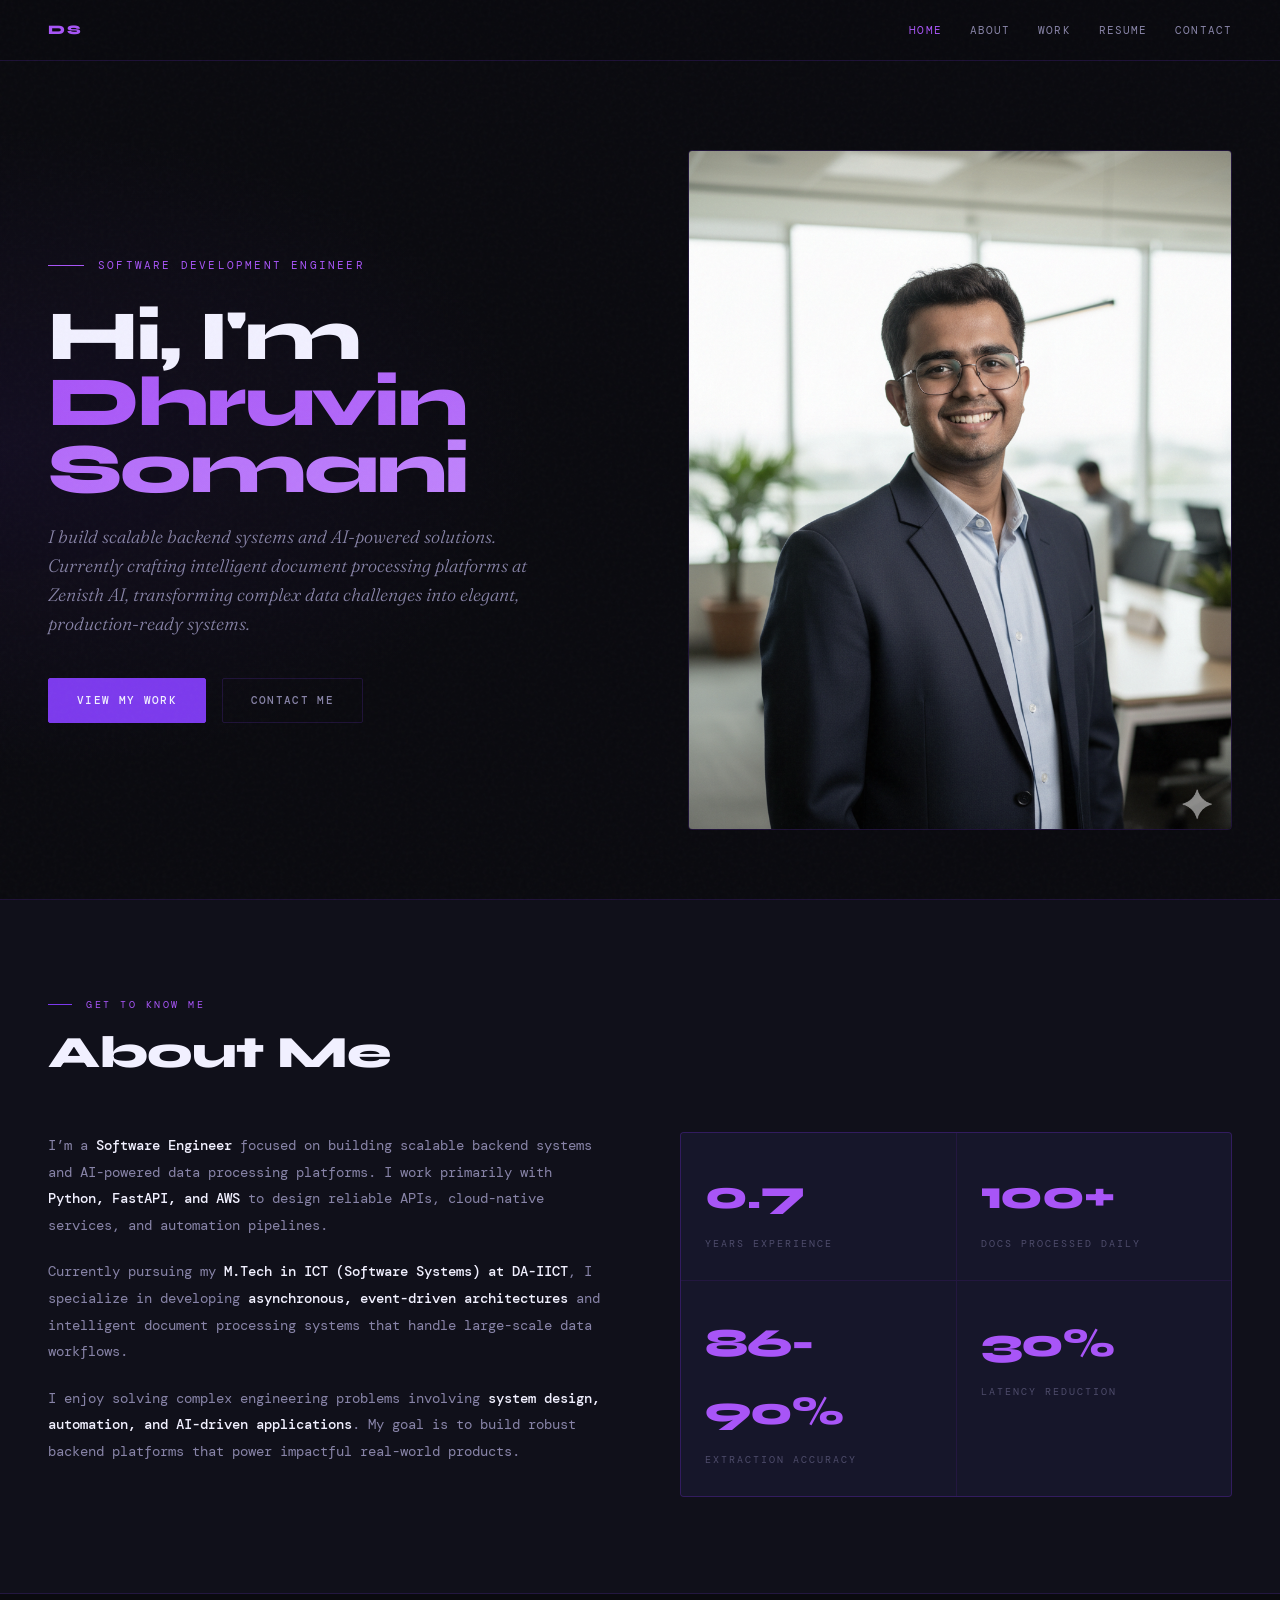
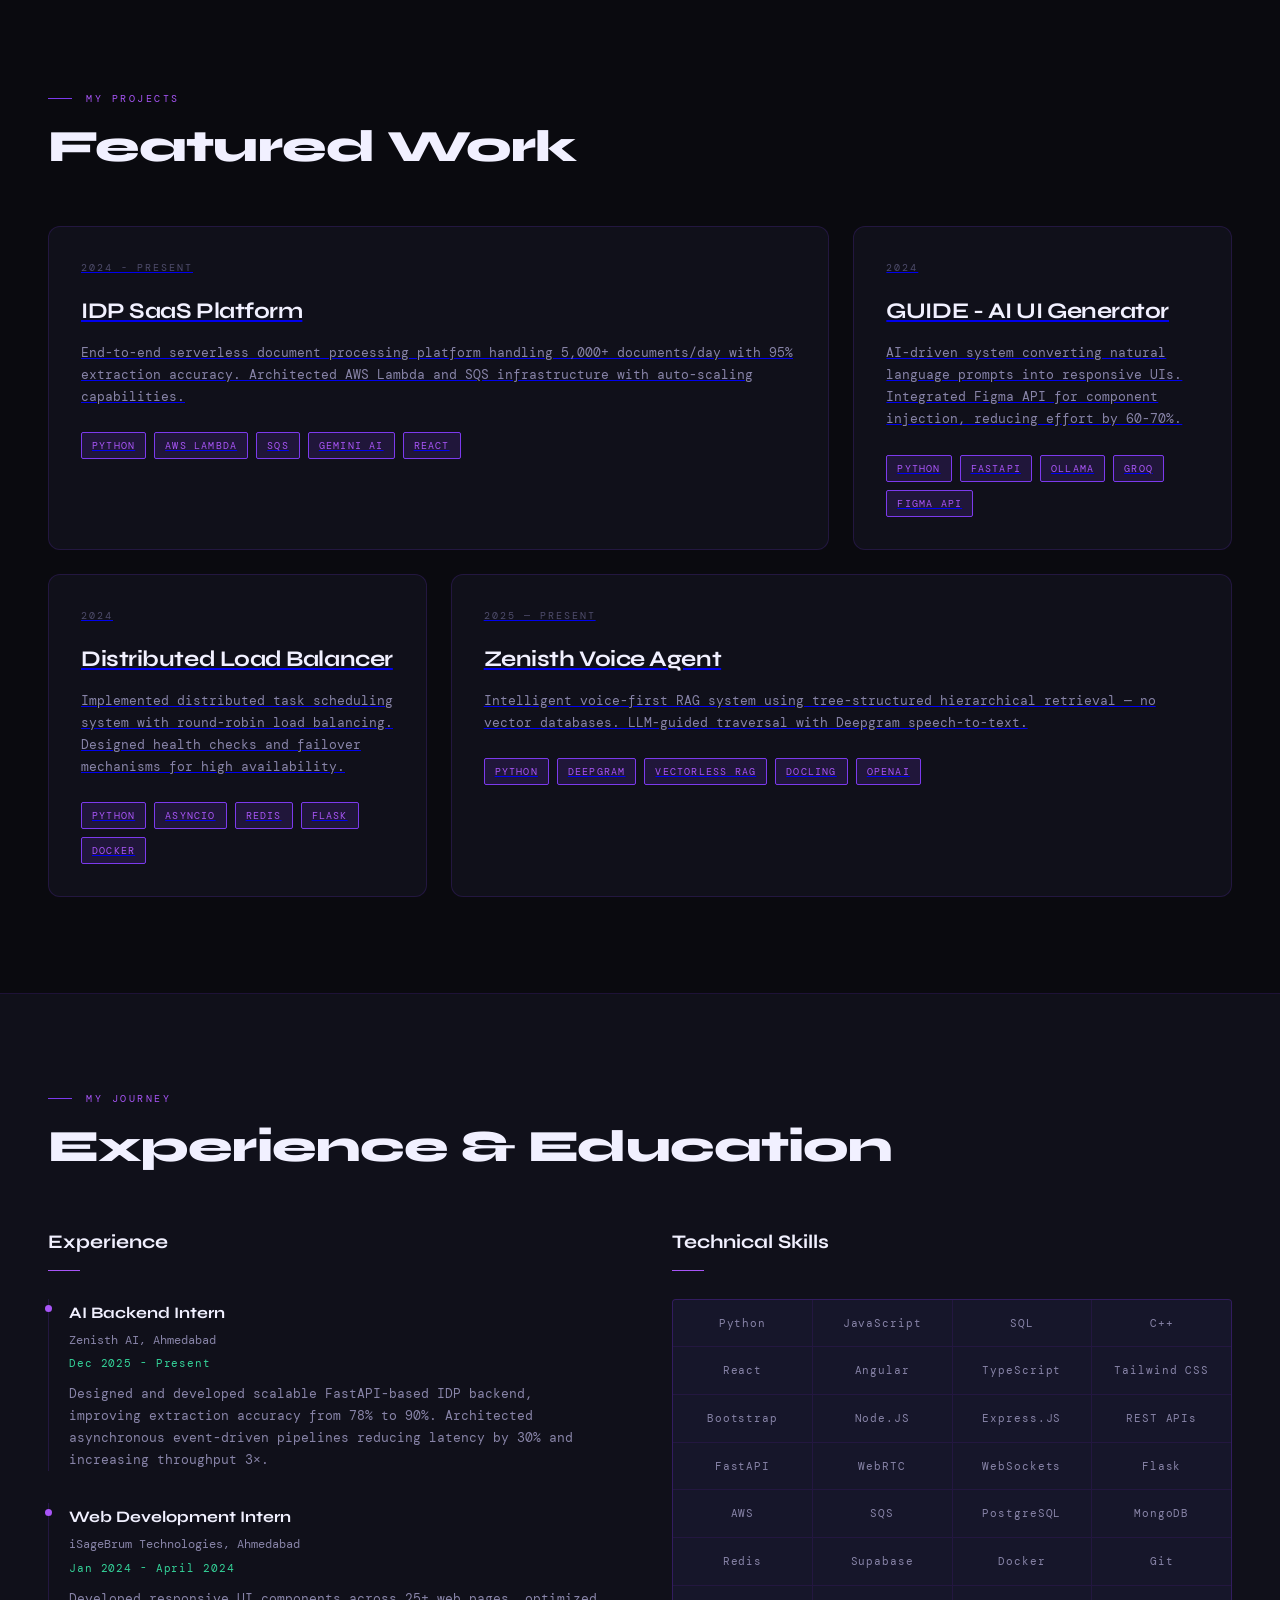
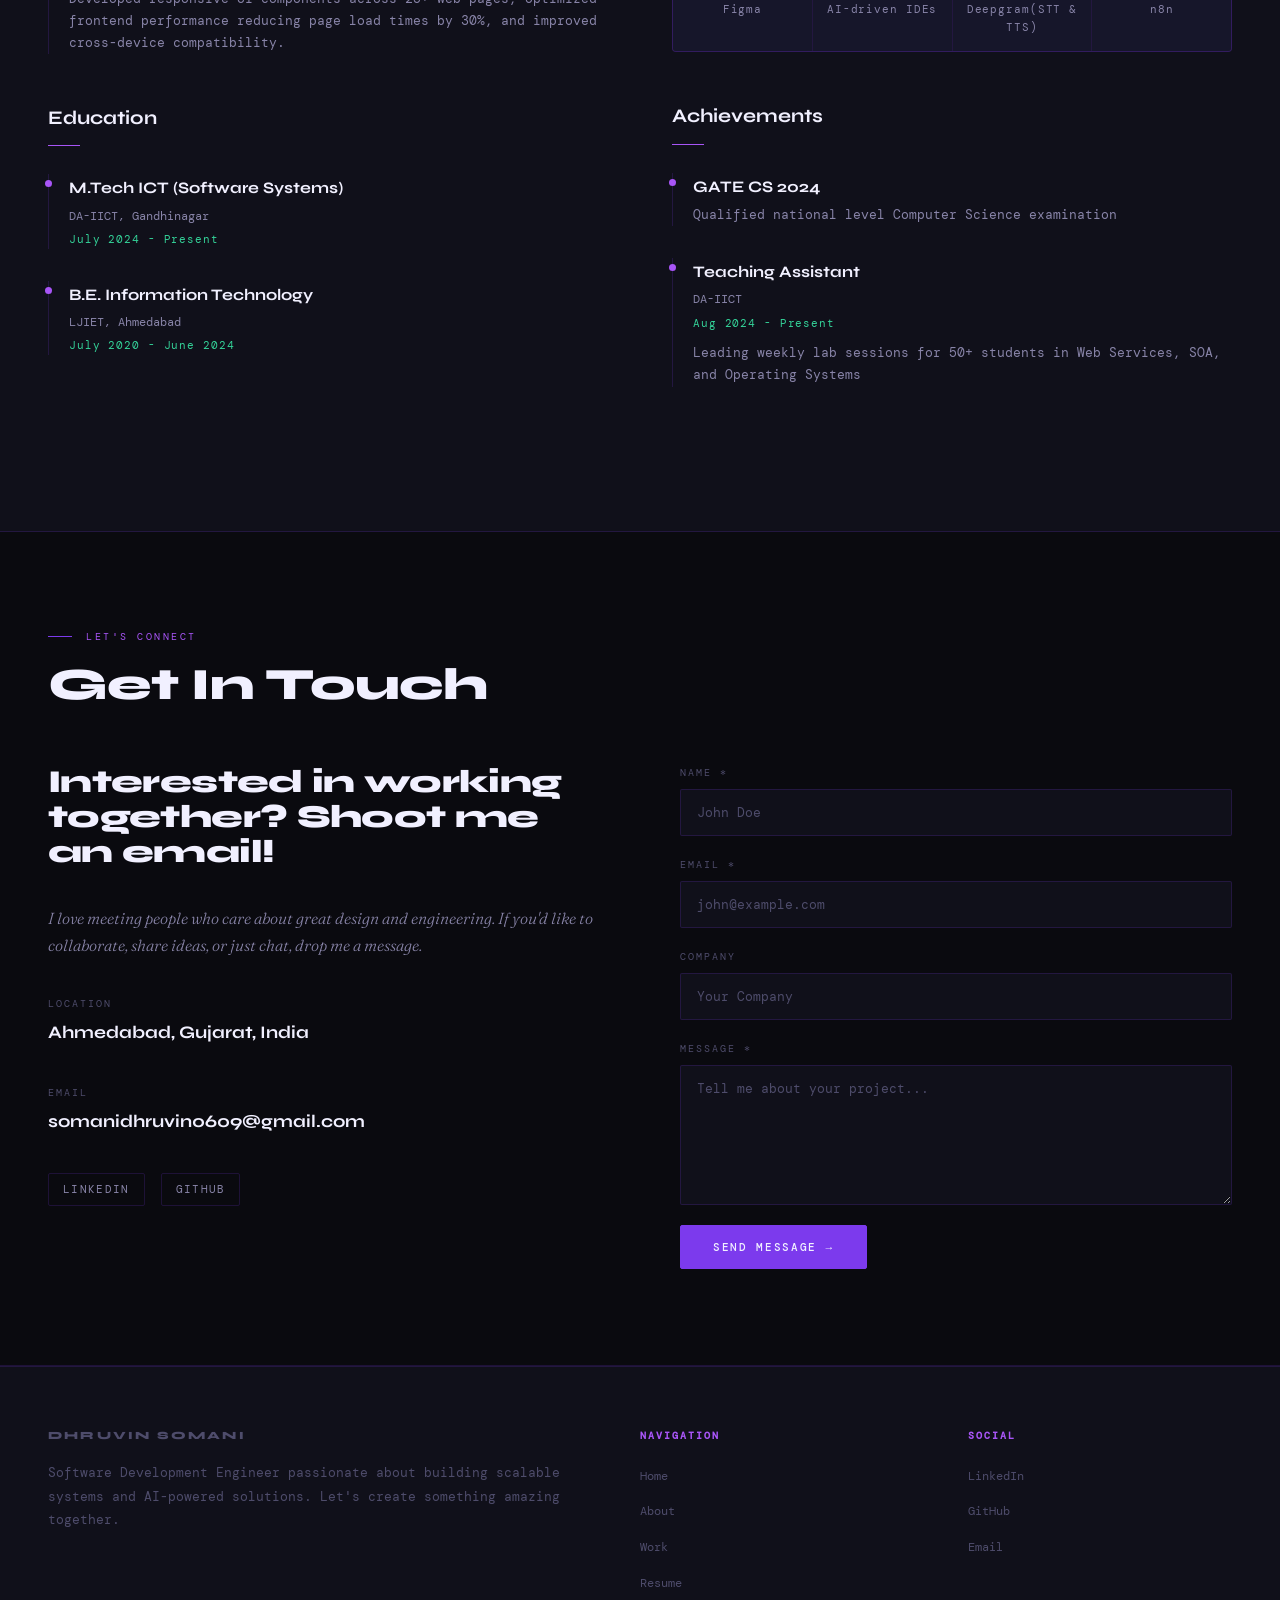
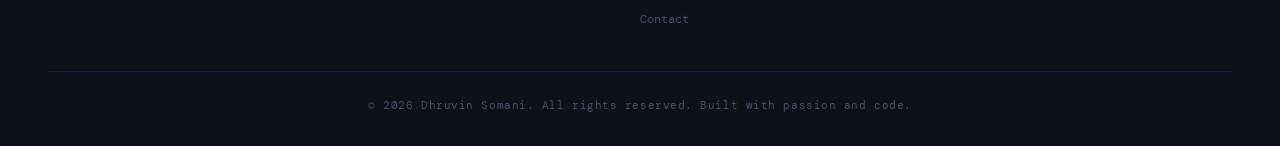
<file: index.html>
<!DOCTYPE html>
<html lang="en">

<head>
    <meta charset="UTF-8">
    <meta name="viewport" content="width=device-width, initial-scale=1.0">
    <title>Dhruvin Somani - Software Development Engineer</title>
    <link rel="preconnect" href="https://fonts.googleapis.com">
    <link rel="preconnect" href="https://fonts.gstatic.com" crossorigin>
    <link
        href="https://fonts.googleapis.com/css2?family=Syne:wght@400;600;700;800&family=DM+Mono:ital,wght@0,300;0,400;0,500;1,300&family=Fraunces:ital,opsz,wght@0,9..144,300;0,9..144,400;1,9..144,300;1,9..144,400&display=swap"
        rel="stylesheet">
    <link rel="stylesheet" href="style.css">
</head>

<body>
    <!-- Navigation -->
    <nav>
        <div class="nav-container">
            <a href="#home" class="logo">DS</a>
            <ul class="nav-links">
                <li><a href="#home">Home</a></li>
                <li><a href="#about">About</a></li>
                <li><a href="#work">Work</a></li>
                <li><a href="#resume">Resume</a></li>
                <li><a href="#contact">Contact</a></li>
            </ul>
        </div>
    </nav>

    <!-- Hero Section -->
    <section id="home">
        <div class="hero-container">
            <div class="hero-left">
                <p class="hero-subtitle">Software Development Engineer</p>
                <h1 class="hero-title">Hi, I'm <span class="highlight">Dhruvin Somani</span></h1>
                <p class="hero-description">
                    I build scalable backend systems and AI-powered solutions. Currently crafting
                    intelligent document processing platforms at Zenisth AI, transforming complex
                    data challenges into elegant, production-ready systems.
                </p>
                <div class="cta-buttons">
                    <a href="#work" class="btn btn-primary">View My Work</a>
                    <a href="#contact" class="btn btn-secondary">Contact Me</a>
                </div>
            </div>
            <div class="hero-right">
                <div class="image-wrapper">
                    <img src="/image1.png" alt="Dhruvin Somani" class="hero-image">
                </div>
            </div>
        </div>
    </section>

    <!-- About Section -->
    <section id="about">
        <div class="about-container">
            <div class="section-header">
                <p class="section-label">Get to know me</p>
                <h2 class="section-title">About Me</h2>
            </div>
            <div class="about-content">
                <div class="about-text">
                    <p>
                        I’m a <strong>Software Engineer</strong> focused on building scalable backend systems and
                        AI-powered data processing platforms. I work primarily with
                        <strong>Python, FastAPI, and AWS</strong> to design reliable APIs,
                        cloud-native services, and automation pipelines.
                    </p>

                    <p>
                        Currently pursuing my <strong>M.Tech in ICT (Software Systems) at DA-IICT</strong>,
                        I specialize in developing <strong>asynchronous, event-driven architectures</strong>
                        and intelligent document processing systems that handle large-scale data workflows.
                    </p>

                    <p>
                        I enjoy solving complex engineering problems involving
                        <strong>system design, automation, and AI-driven applications</strong>.
                        My goal is to build robust backend platforms that power impactful
                        real-world products.
                    </p>
                </div>
                <div class="about-stats">
                    <div class="stat-card">
                        <div class="stat-number">0.7</div>
                        <div class="stat-label">Years Experience</div>
                    </div>
                    <div class="stat-card">
                        <div class="stat-number">100+</div>
                        <div class="stat-label">Docs Processed Daily</div>
                    </div>
                    <div class="stat-card">
                        <div class="stat-number">86-90%</div>
                        <div class="stat-label">Extraction Accuracy</div>
                    </div>
                    <div class="stat-card">
                        <div class="stat-number">30%</div>
                        <div class="stat-label">Latency Reduction</div>
                    </div>
                </div>
            </div>
        </div>
    </section>

    <!-- Work Section -->
    <section id="work">
        <div class="work-container">
            <div class="section-header">
                <p class="section-label">My Projects</p>
                <h2 class="section-title">Featured Work</h2>
            </div>
            <div class="projects-grid">
                <!-- IDP - FEATURED WIDE -->
                <a class="project-card card-wide" href="../idp-case-study.html">
                    <div class="project-header">
                        <p class="project-year">2024 - Present</p>
                        <h3 class="project-title">IDP SaaS Platform</h3>
                        <p class="project-description">
                            End-to-end serverless document processing platform handling 5,000+ documents/day
                            with 95% extraction accuracy. Architected AWS Lambda and SQS infrastructure with
                            auto-scaling capabilities.
                        </p>
                        <div class="project-tags">
                            <span class="tag">Python</span>
                            <span class="tag">AWS Lambda</span>
                            <span class="tag">SQS</span>
                            <span class="tag">Gemini AI</span>
                            <span class="tag">React</span>
                        </div>
                    </div>
                </a>

                <!-- GUIDE - STANDARD -->
                <a class="project-card card-standard" href="../guide-case-study.html">
                    <div class="project-header">
                        <p class="project-year">2024</p>
                        <h3 class="project-title">GUIDE - AI UI Generator</h3>
                        <p class="project-description">
                            AI-driven system converting natural language prompts into responsive UIs.
                            Integrated Figma API for component injection, reducing effort by 60-70%.
                        </p>
                        <div class="project-tags">
                            <span class="tag">Python</span>
                            <span class="tag">FastAPI</span>
                            <span class="tag">Ollama</span>
                            <span class="tag">Groq</span>
                            <span class="tag">Figma API</span>
                        </div>
                    </div>
                </a>

                <!-- LOAD BALANCER - FEATURED WIDE -->
                <a class="project-card card-standard" href="../load-balancer-case-study.html">
                    <div class="project-header">
                        <p class="project-year">2024</p>
                        <h3 class="project-title">Distributed Load Balancer</h3>
                        <p class="project-description">
                            Implemented distributed task scheduling system with round-robin load balancing.
                            Designed health checks and failover mechanisms for high availability.
                        </p>
                        <div class="project-tags">
                            <span class="tag">Python</span>
                            <span class="tag">asyncio</span>
                            <span class="tag">Redis</span>
                            <span class="tag">Flask</span>
                            <span class="tag">Docker</span>
                        </div>
                    </div>
                </a>

                <!-- ZENISTH VOICE - STANDARD -->
                <a class="project-card card-wide" href="../zenisth-voice-case-study.html">
                    <div class="project-header">
                        <p class="project-year">2025 — Present</p>
                        <h3 class="project-title">Zenisth Voice Agent</h3>
                        <p class="project-description">
                            Intelligent voice-first RAG system using tree-structured hierarchical retrieval —
                            no vector databases. LLM-guided traversal with Deepgram speech-to-text.
                        </p>
                        <div class="project-tags">
                            <span class="tag">Python</span>
                            <span class="tag">Deepgram</span>
                            <span class="tag">Vectorless RAG</span>
                            <span class="tag">Docling</span>
                            <span class="tag">OpenAI</span>
                        </div>
                    </div>
                </a>
            </div>
        </div>
    </section>

    <!-- Resume Section -->
    <section id="resume">
        <div class="resume-container">
            <div class="section-header">
                <p class="section-label">My Journey</p>
                <h2 class="section-title">Experience & Education</h2>
            </div>
            <div class="resume-content">
                <div>
                    <div class="resume-section">
                        <h3 class="resume-section-title">Experience</h3>
                        <div class="resume-item">
                            <h4 class="resume-item-title">AI Backend Intern</h4>
                            <p class="resume-item-subtitle">Zenisth AI, Ahmedabad</p>
                            <p class="resume-item-date">Dec 2025 - Present</p>
                            <p class="resume-item-description">
                                Designed and developed scalable FastAPI-based IDP backend, improving extraction
                                accuracy from 78% to 90%. Architected asynchronous event-driven pipelines reducing
                                latency by 30% and increasing throughput 3×.
                            </p>
                        </div>
                        <div class="resume-item">
                            <h4 class="resume-item-title">Web Development Intern</h4>
                            <p class="resume-item-subtitle">iSageBrum Technologies, Ahmedabad</p>
                            <p class="resume-item-date">Jan 2024 - April 2024</p>
                            <p class="resume-item-description">
                                Developed responsive UI components across 25+ web pages, optimized frontend
                                performance reducing page load times by 30%, and improved cross-device compatibility.
                            </p>
                        </div>
                    </div>

                    <div class="resume-section">
                        <h3 class="resume-section-title">Education</h3>
                        <div class="resume-item">
                            <h4 class="resume-item-title">M.Tech ICT (Software Systems)</h4>
                            <p class="resume-item-subtitle">DA-IICT, Gandhinagar</p>
                            <p class="resume-item-date">July 2024 - Present</p>
                        </div>
                        <div class="resume-item">
                            <h4 class="resume-item-title">B.E. Information Technology</h4>
                            <p class="resume-item-subtitle">LJIET, Ahmedabad</p>
                            <p class="resume-item-date">July 2020 - June 2024</p>
                        </div>
                    </div>
                </div>

                <div>
                    <div class="resume-section">
                        <h3 class="resume-section-title">Technical Skills</h3>
                        <div class="skills-grid">
                            <div class="skill-item">Python</div>
                            <div class="skill-item">JavaScript</div>
                            <div class="skill-item">SQL</div>
                            <div class="skill-item">C++</div>
                            <div class="skill-item">React</div>
                            <div class="skill-item">Angular</div>
                            <div class="skill-item">TypeScript</div>
                            <div class="skill-item">Tailwind CSS</div>
                            <div class="skill-item">Bootstrap</div>
                            <div class="skill-item">Node.JS</div>
                            <div class="skill-item">Express.JS</div>
                            <div class="skill-item">REST APIs</div>
                            <div class="skill-item">FastAPI</div>
                            <div class="skill-item">WebRTC</div>
                            <div class="skill-item">WebSockets</div>
                            <div class="skill-item">Flask</div>
                            <div class="skill-item">AWS</div>
                            <div class="skill-item">SQS</div>
                            <div class="skill-item">PostgreSQL</div>
                            <div class="skill-item">MongoDB</div>
                            <div class="skill-item">Redis</div>
                            <div class="skill-item">Supabase</div>
                            <div class="skill-item">Docker</div>
                            <div class="skill-item">Git</div>
                            <div class="skill-item">Figma</div>
                            <div class="skill-item">AI-driven IDEs</div>
                            <div class="skill-item">Deepgram(STT & TTS)</div>
                            <div class="skill-item">n8n</div>
                        </div>
                    </div>

                    <div class="resume-section">
                        <h3 class="resume-section-title">Achievements</h3>
                        <div class="resume-item">
                            <h4 class="resume-item-title">GATE CS 2024</h4>
                            <p class="resume-item-description">
                                Qualified national level Computer Science examination
                            </p>
                        </div>
                        <div class="resume-item">
                            <h4 class="resume-item-title">Teaching Assistant</h4>
                            <p class="resume-item-subtitle">DA-IICT</p>
                            <p class="resume-item-date">Aug 2024 - Present</p>
                            <p class="resume-item-description">
                                Leading weekly lab sessions for 50+ students in Web Services, SOA, and Operating Systems
                            </p>
                        </div>
                    </div>
                </div>
            </div>
        </div>
    </section>

    <!-- Contact Section -->
    <section id="contact">
        <div class="contact-container">
            <div class="section-header">
                <p class="section-label">Let's Connect</p>
                <h2 class="section-title">Get In Touch</h2>
            </div>
            <div class="contact-content">
                <div class="contact-info">
                    <h3>Interested in working together? Shoot me an email!</h3>
                    <p>
                        I love meeting people who care about great design and engineering.
                        If you'd like to collaborate, share ideas, or just chat, drop me a message.
                    </p>
                    <div class="contact-item">
                        <p class="contact-label">Location</p>
                        <p class="contact-value">Ahmedabad, Gujarat, India</p>
                    </div>
                    <div class="contact-item">
                        <p class="contact-label">Email</p>
                        <p class="contact-value">somanidhruvin0609@gmail.com</p>
                    </div>
                    <div class="social-links">
                        <a href="https://www.linkedin.com/in/dhruvin-somani-5443562a8/" target="_blank">LinkedIn</a>
                        <a href="https://github.com/dhruvinsomani0609" target="_blank">GitHub</a>
                    </div>
                </div>
                <div class="contact-form">
                    <div class="form-group">
                        <label class="form-label">Name *</label>
                        <input type="text" class="form-input" placeholder="John Doe" required>
                    </div>
                    <div class="form-group">
                        <label class="form-label">Email *</label>
                        <input type="email" class="form-input" placeholder="john@example.com" required>
                    </div>
                    <div class="form-group">
                        <label class="form-label">Company</label>
                        <input type="text" class="form-input" placeholder="Your Company">
                    </div>
                    <div class="form-group">
                        <label class="form-label">Message *</label>
                        <textarea class="form-textarea" placeholder="Tell me about your project..." required></textarea>
                    </div>
                    <button type="submit" class="btn-submit">Send Message →</button>
                </div>
            </div>
        </div>
    </section>

    <!-- Footer -->
    <footer>
        <div class="footer-container">
            <div class="footer-about">
                <h3>DHRUVIN SOMANI</h3>
                <p>
                    Software Development Engineer passionate about building scalable systems
                    and AI-powered solutions. Let's create something amazing together.
                </p>
            </div>
            <div class="footer-section">
                <h4>Navigation</h4>
                <ul class="footer-links">
                    <li><a href="#home">Home</a></li>
                    <li><a href="#about">About</a></li>
                    <li><a href="#work">Work</a></li>
                    <li><a href="#resume">Resume</a></li>
                    <li><a href="#contact">Contact</a></li>
                </ul>
            </div>
            <div class="footer-section">
                <h4>Social</h4>
                <ul class="footer-links">
                    <li><a href="https://www.linkedin.com/in/dhruvin-somani-5443562a8/" target="_blank">LinkedIn</a>
                    </li>
                    <li><a href="https://github.com/dhruvinsomani0609" target="_blank">GitHub</a></li>
                    <li><a href="mailto:somanidhruvin0609@gmail.com">Email</a></li>
                </ul>
            </div>
        </div>
        <div class="footer-bottom">
            <p>&copy; 2026 Dhruvin Somani. All rights reserved. Built with passion and code.</p>
        </div>
    </footer>

    <script>
        // Smooth scrolling for navigation links
        document.querySelectorAll('a[href^="#"]').forEach(anchor => {
            anchor.addEventListener('click', function (e) {
                e.preventDefault();
                const target = document.querySelector(this.getAttribute('href'));
                if (target) {
                    target.scrollIntoView({
                        behavior: 'smooth',
                        block: 'start'
                    });
                }
            });
        });

        // Active navigation link on scroll
        window.addEventListener('scroll', () => {
            let current = '';
            const sections = document.querySelectorAll('section');

            sections.forEach(section => {
                const sectionTop = section.offsetTop;
                const sectionHeight = section.clientHeight;
                if (pageYOffset >= (sectionTop - 200)) {
                    current = section.getAttribute('id');
                }
            });

            document.querySelectorAll('.nav-links a').forEach(link => {
                link.classList.remove('active');
                if (link.getAttribute('href').slice(1) === current) {
                    link.classList.add('active');
                }
            });
        });

        // Form submission handler
        document.querySelector('.contact-form').addEventListener('submit', (e) => {
            e.preventDefault();
            alert('Thank you for your message! I will get back to you soon.');
            e.target.reset();
        });
    </script>
</body>

</html>
</file>
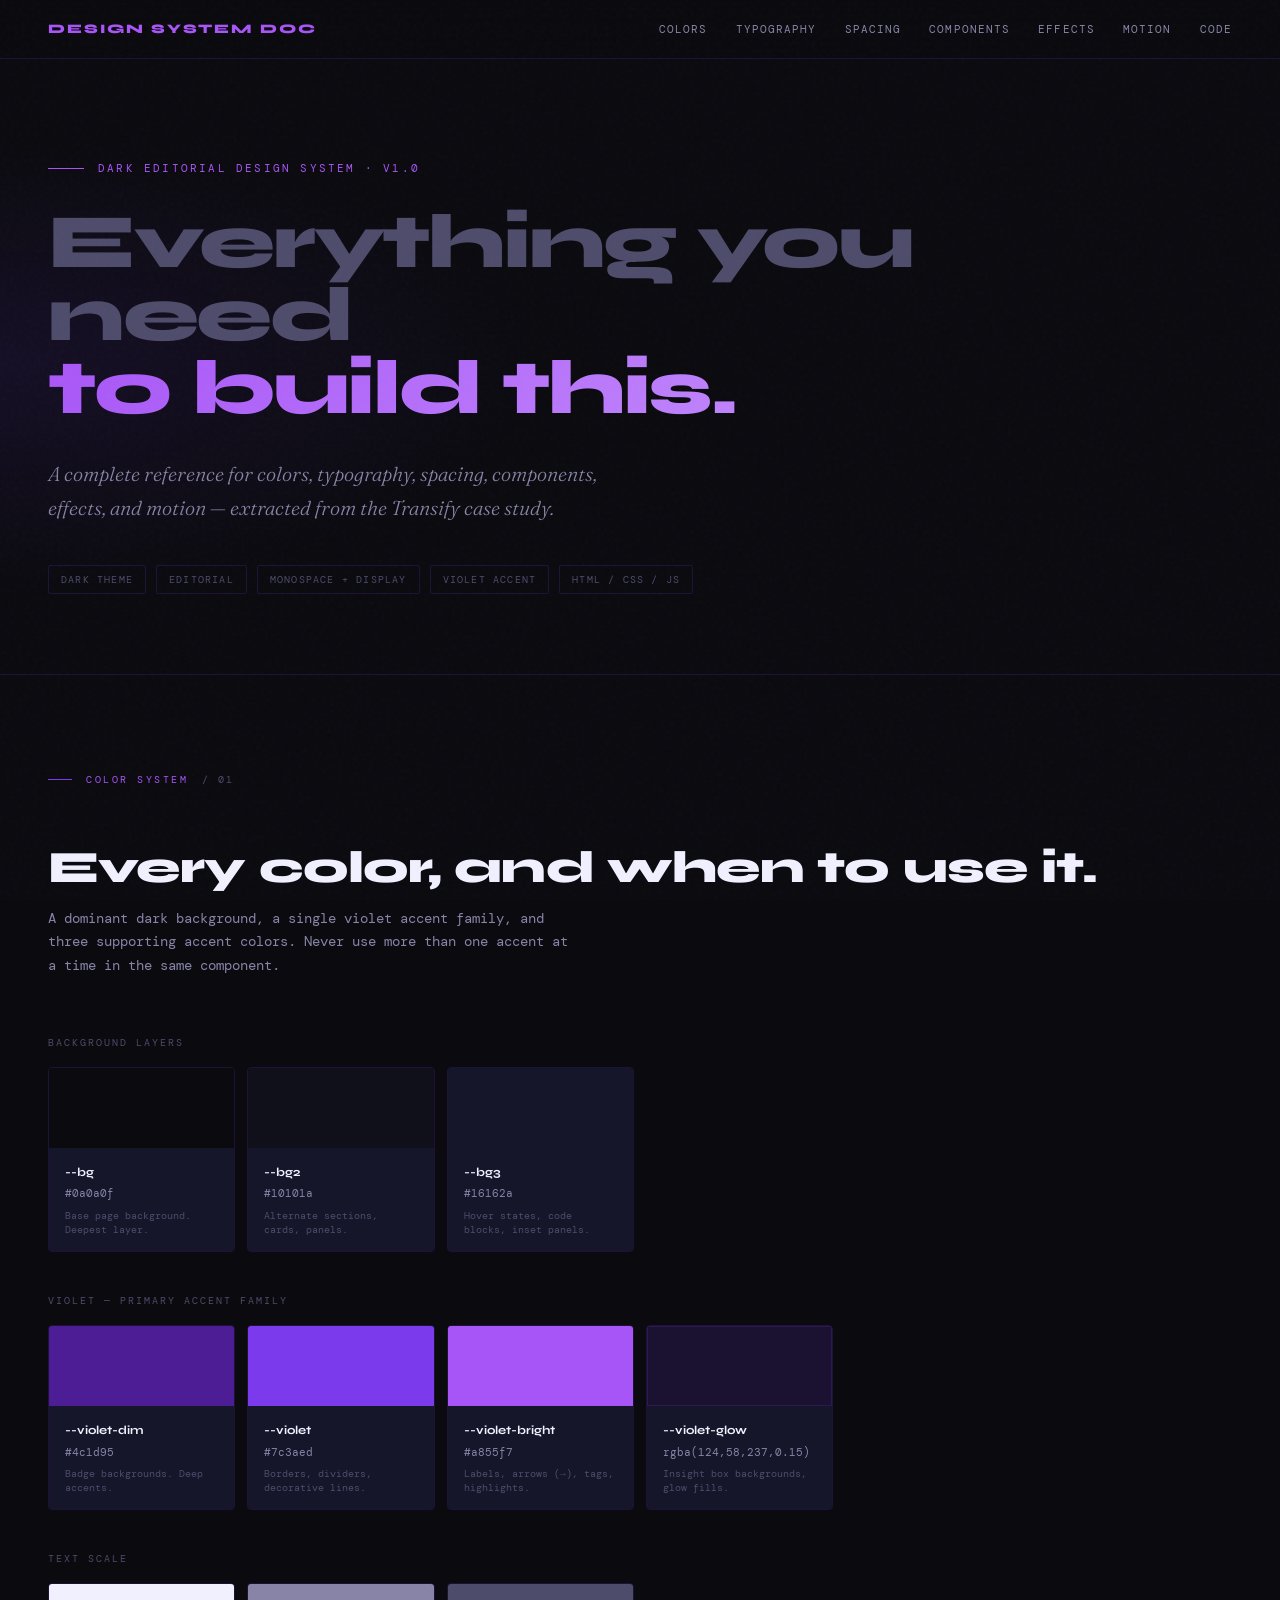
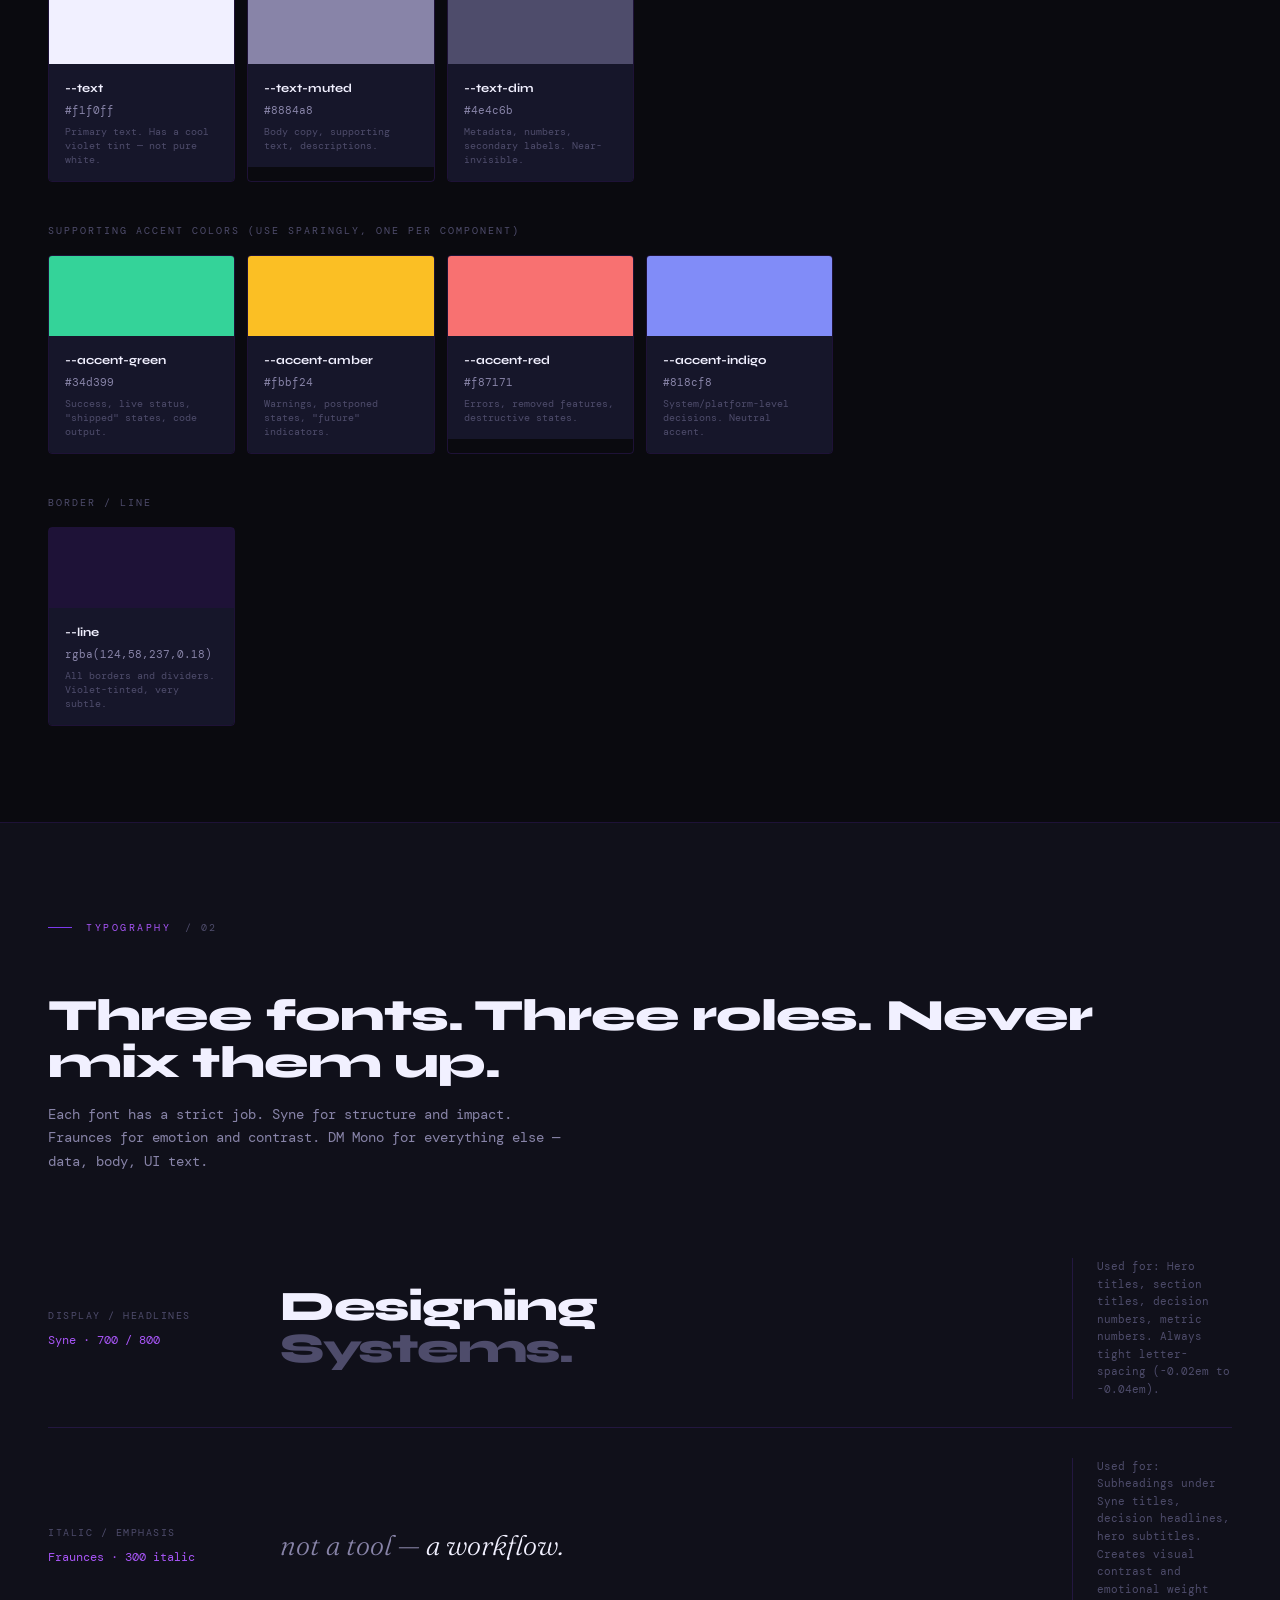
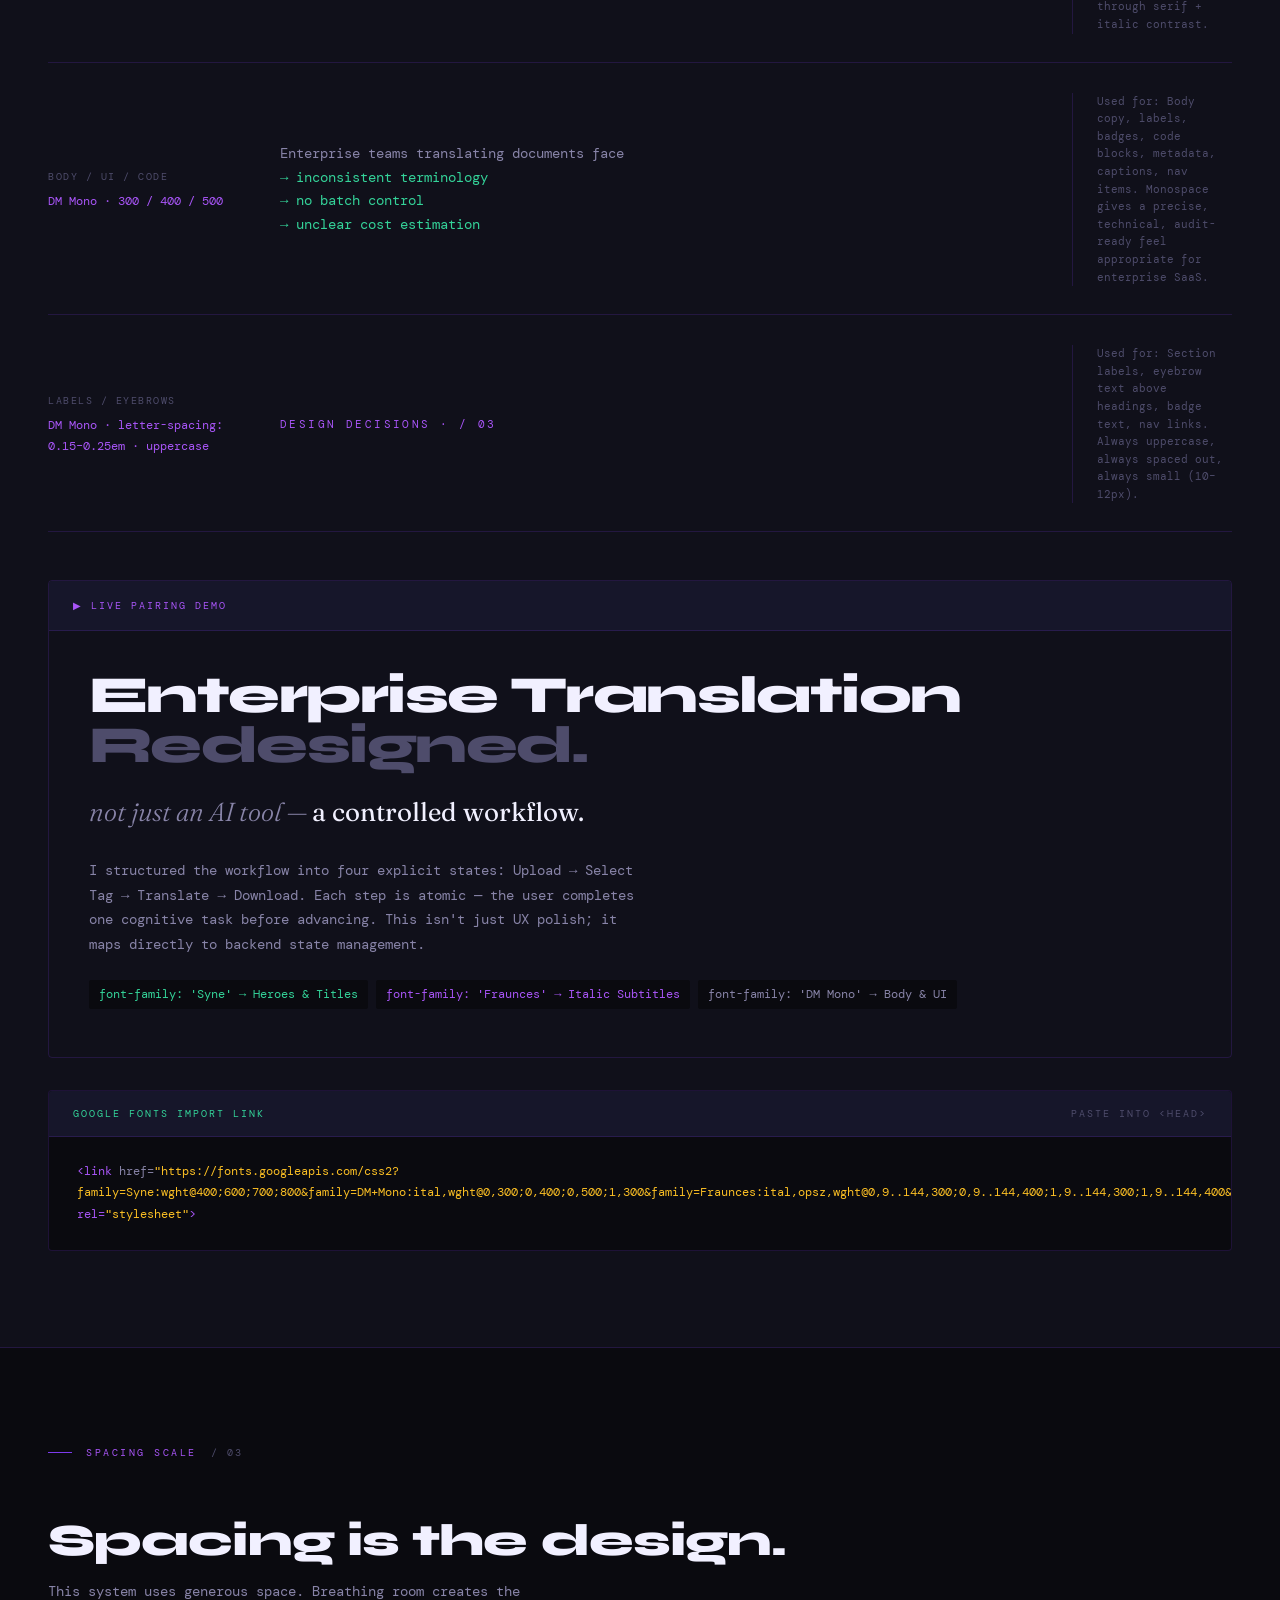
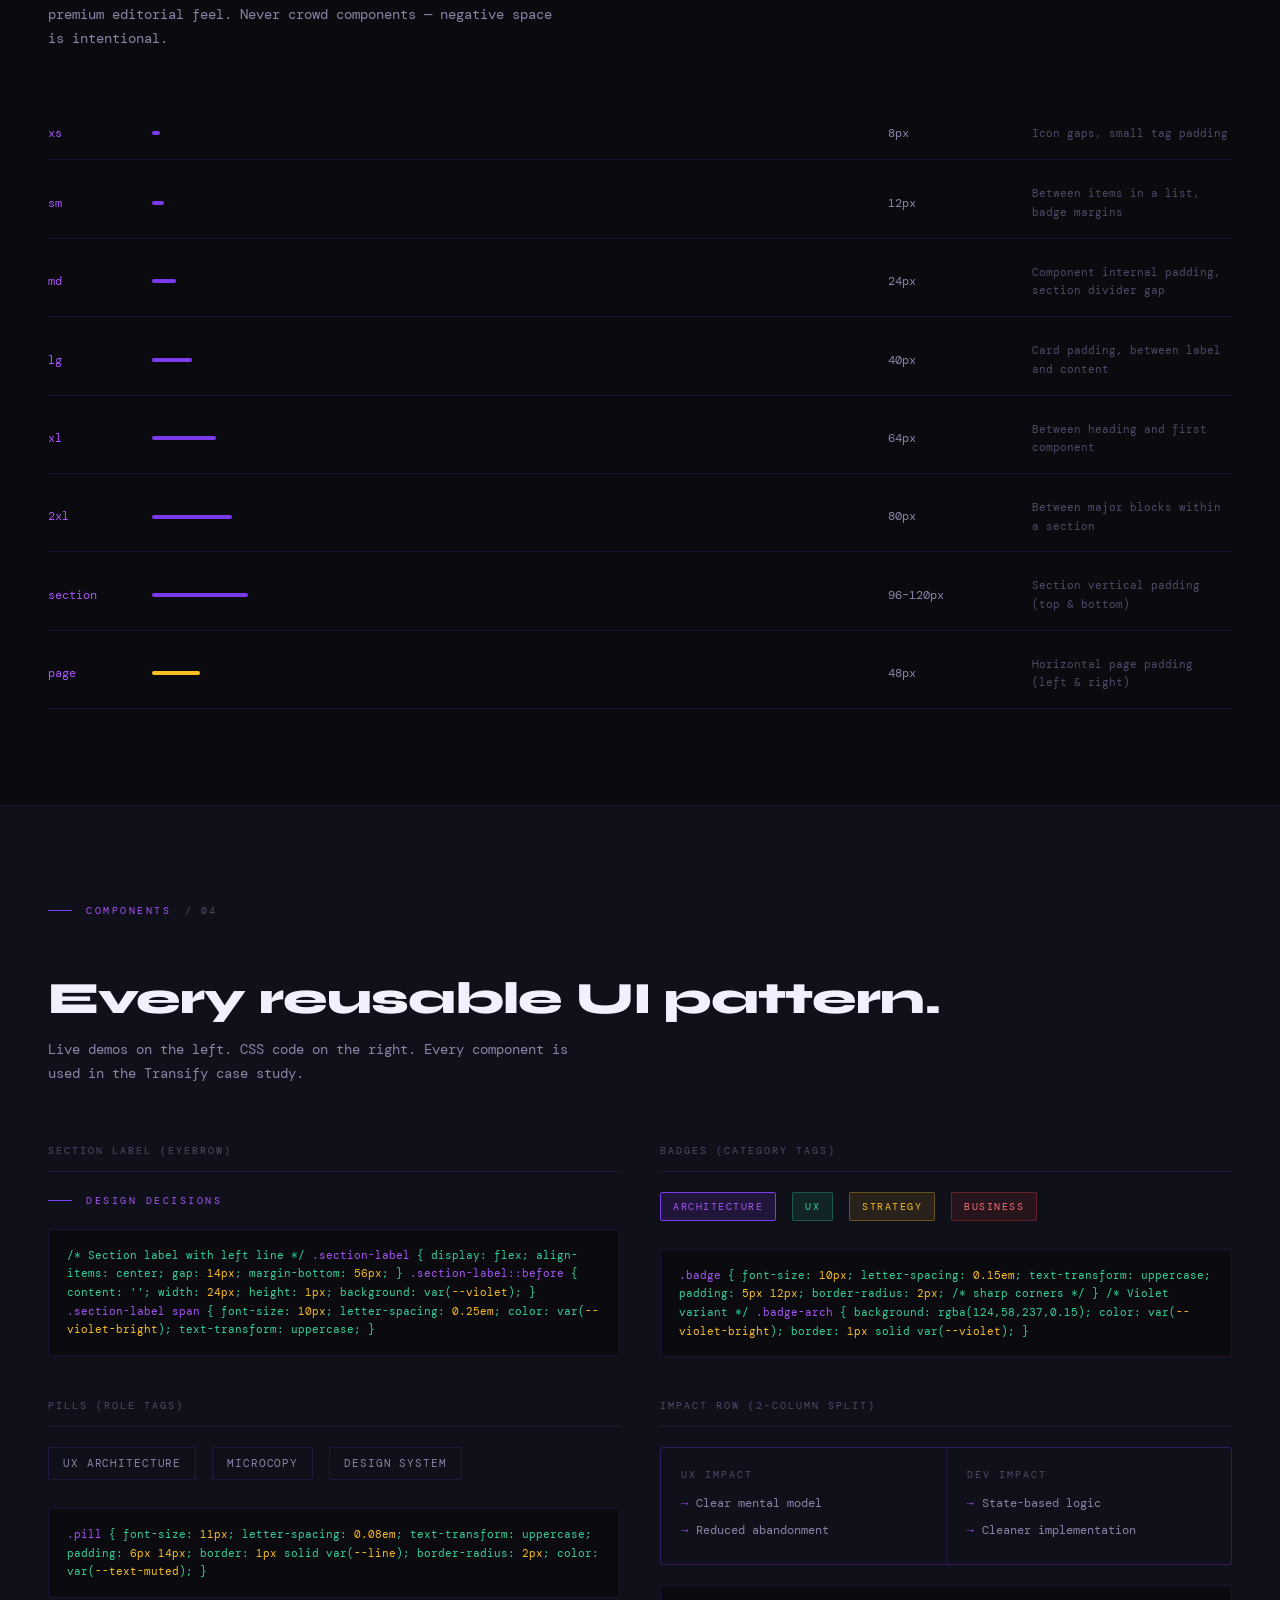
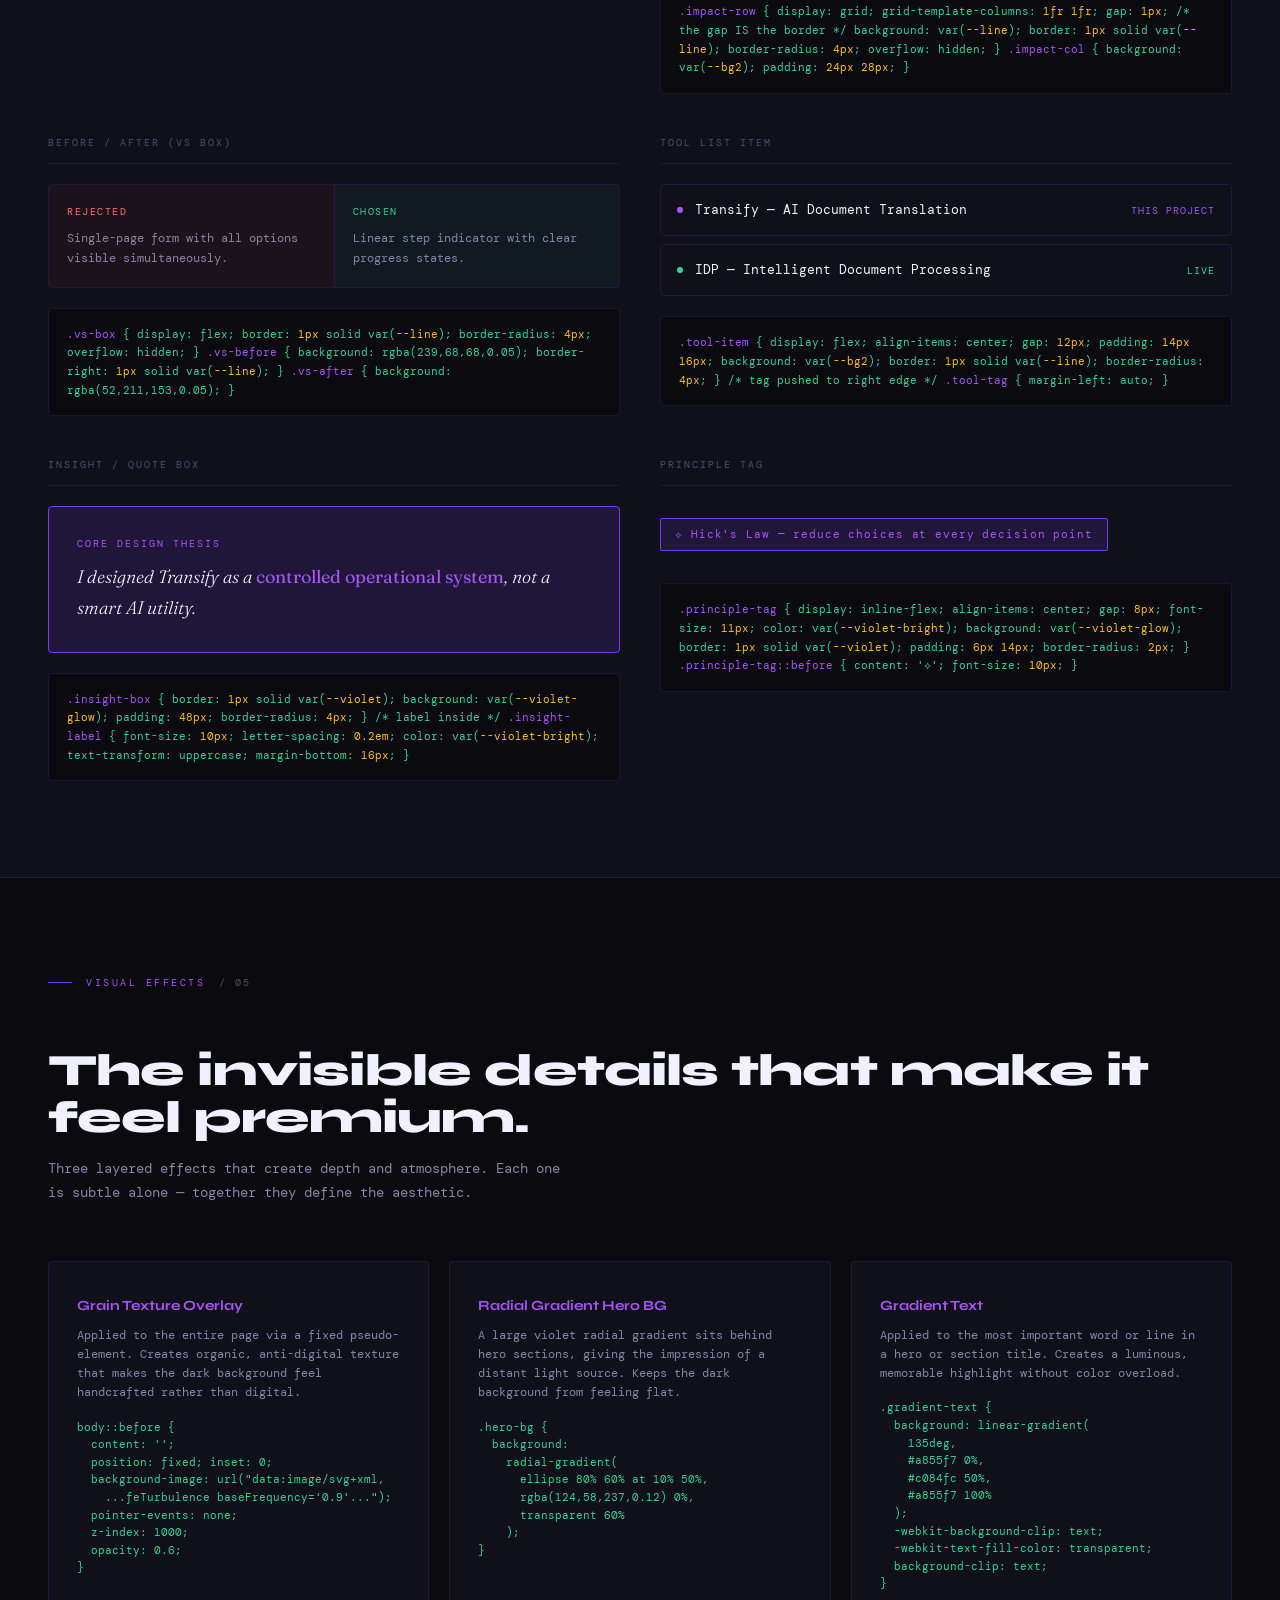
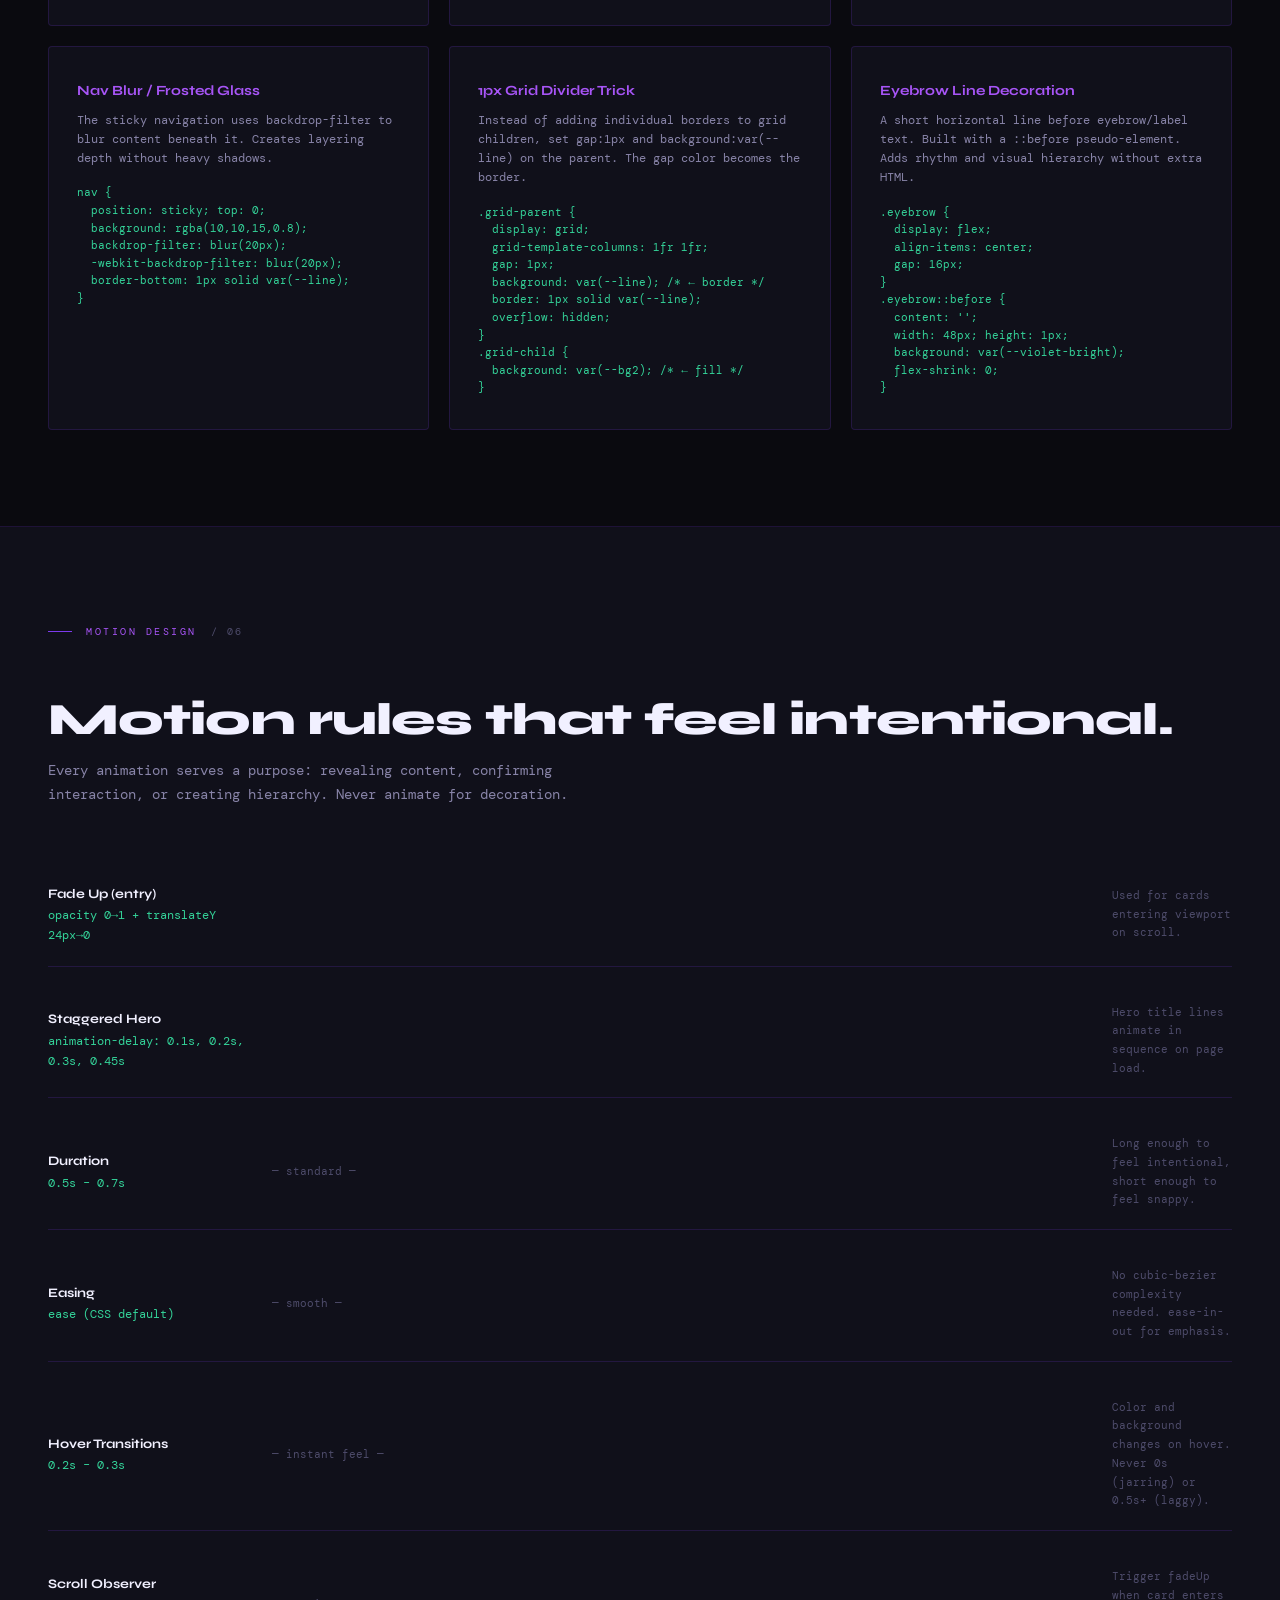
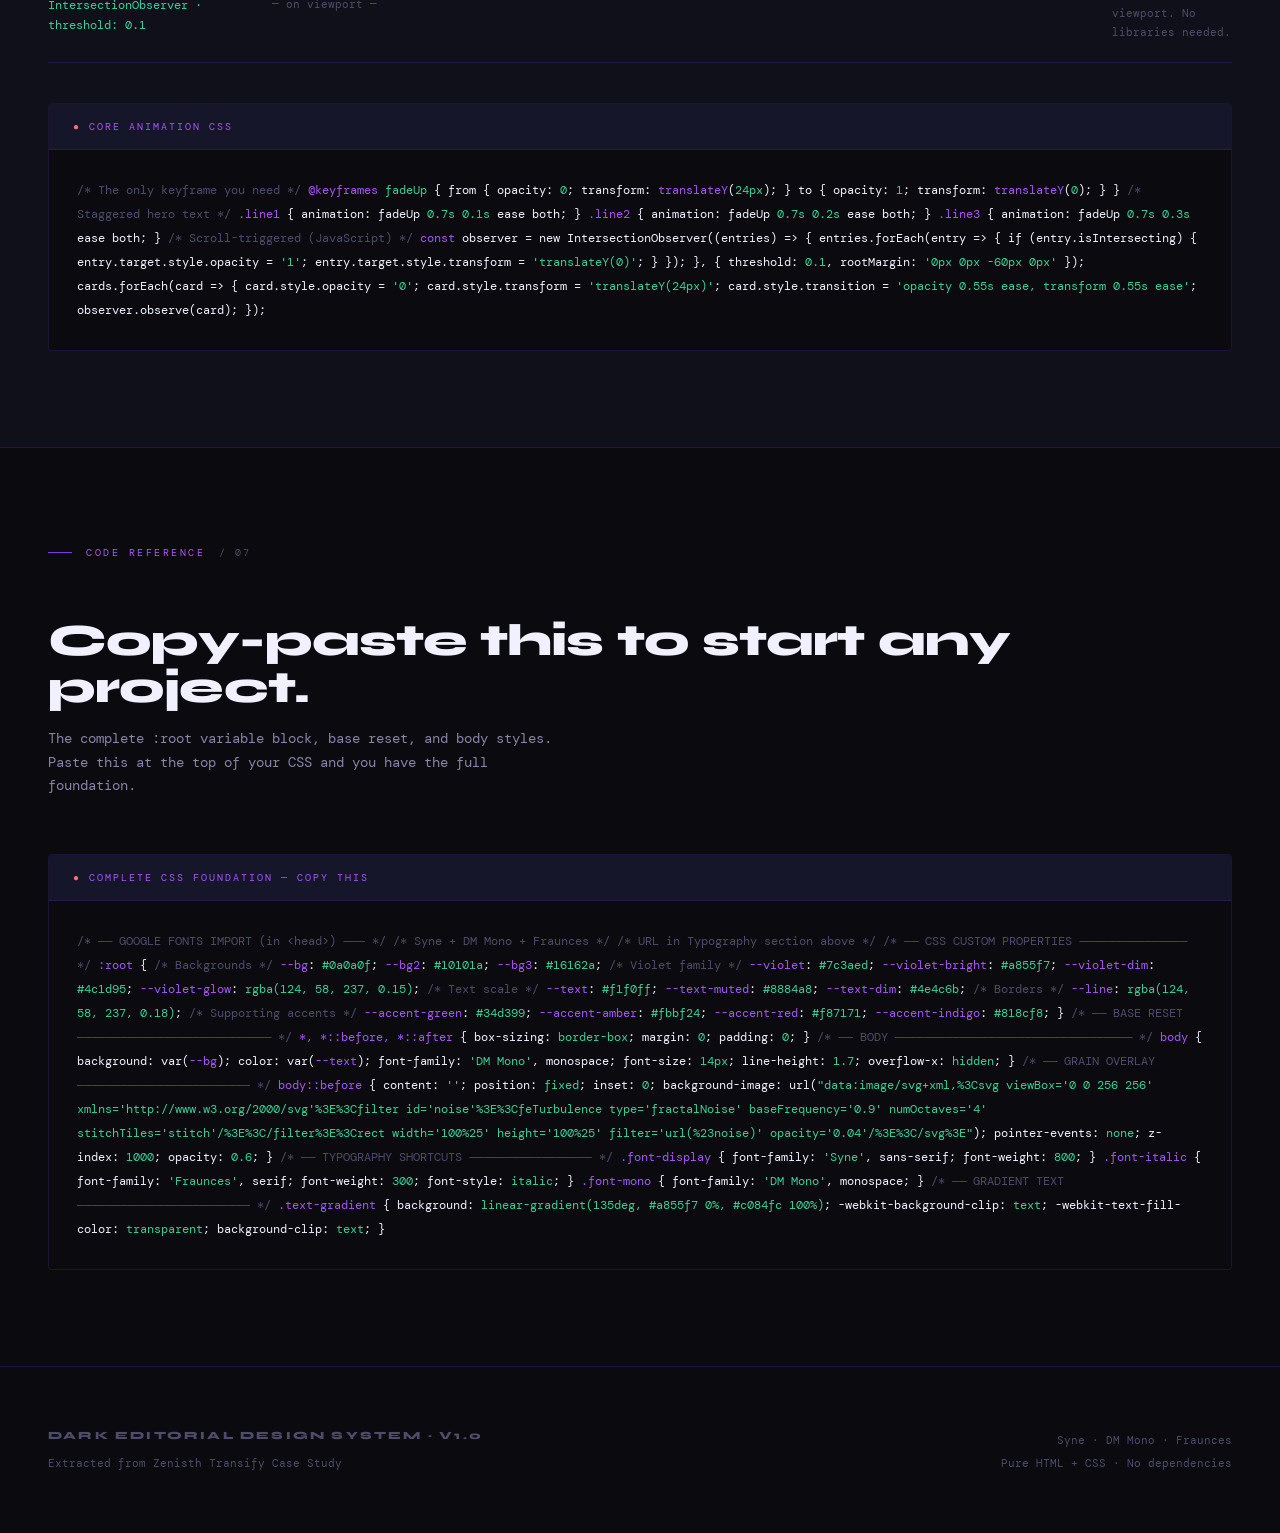
<file: design-system-doc.html>
<!DOCTYPE html>
<html lang="en">
<head>
<meta charset="UTF-8">
<meta name="viewport" content="width=device-width, initial-scale=1.0">
<title>Design System Documentation — Dark Editorial</title>
<link rel="preconnect" href="https://fonts.googleapis.com">
<link rel="preconnect" href="https://fonts.gstatic.com" crossorigin>
<link href="https://fonts.googleapis.com/css2?family=Syne:wght@400;600;700;800&family=DM+Mono:ital,wght@0,300;0,400;0,500;1,300&family=Fraunces:ital,opsz,wght@0,9..144,300;0,9..144,400;1,9..144,300;1,9..144,400&display=swap" rel="stylesheet">

<style>
:root {
  --bg: #0a0a0f;
  --bg2: #10101a;
  --bg3: #16162a;
  --violet: #7c3aed;
  --violet-bright: #a855f7;
  --violet-dim: #4c1d95;
  --violet-glow: rgba(124, 58, 237, 0.15);
  --text: #f1f0ff;
  --text-muted: #8884a8;
  --text-dim: #4e4c6b;
  --line: rgba(124, 58, 237, 0.18);
  --accent-green: #34d399;
  --accent-amber: #fbbf24;
  --accent-red: #f87171;
  --accent-indigo: #818cf8;
}

*, *::before, *::after { box-sizing: border-box; margin: 0; padding: 0; }
html { scroll-behavior: smooth; }

body {
  background: var(--bg);
  color: var(--text);
  font-family: 'DM Mono', monospace;
  font-size: 14px;
  line-height: 1.7;
  overflow-x: hidden;
}

body::before {
  content: '';
  position: fixed; inset: 0;
  background-image: url("data:image/svg+xml,%3Csvg viewBox='0 0 256 256' xmlns='http://www.w3.org/2000/svg'%3E%3Cfilter id='noise'%3E%3CfeTurbulence type='fractalNoise' baseFrequency='0.9' numOctaves='4' stitchTiles='stitch'/%3E%3C/filter%3E%3Crect width='100%25' height='100%25' filter='url(%23noise)' opacity='0.04'/%3E%3C/svg%3E");
  pointer-events: none; z-index: 1000; opacity: 0.6;
}

/* NAV */
nav {
  position: sticky; top: 0; z-index: 900;
  display: flex; align-items: center; justify-content: space-between;
  padding: 18px 48px;
  background: rgba(10,10,15,0.9);
  backdrop-filter: blur(20px);
  border-bottom: 1px solid var(--line);
}
.nav-title {
  font-family: 'Syne', sans-serif; font-weight: 800;
  font-size: 13px; letter-spacing: 0.15em; text-transform: uppercase;
  color: var(--violet-bright);
}
.nav-links { display: flex; gap: 28px; }
.nav-links a {
  font-size: 11px; letter-spacing: 0.1em; text-transform: uppercase;
  color: var(--text-muted); text-decoration: none;
  transition: color 0.2s;
}
.nav-links a:hover { color: var(--violet-bright); }

/* HERO */
.doc-hero {
  padding: 100px 48px 80px;
  border-bottom: 1px solid var(--line);
  background: radial-gradient(ellipse 70% 60% at 0% 50%, rgba(124,58,237,0.1) 0%, transparent 60%);
}
.doc-hero-eyebrow {
  display: flex; align-items: center; gap: 14px; margin-bottom: 28px;
}
.doc-hero-eyebrow::before { content: ''; width: 36px; height: 1px; background: var(--violet-bright); }
.doc-hero-eyebrow span { font-size: 11px; letter-spacing: 0.2em; color: var(--violet-bright); text-transform: uppercase; }
.doc-hero-title {
  font-family: 'Syne', sans-serif; font-weight: 800;
  font-size: clamp(44px, 6vw, 88px);
  line-height: 0.95; letter-spacing: -0.03em;
  margin-bottom: 32px;
}
.doc-hero-title .dim { color: var(--text-dim); }
.doc-hero-title .bright {
  background: linear-gradient(135deg, var(--violet-bright) 0%, #c084fc 100%);
  -webkit-background-clip: text; -webkit-text-fill-color: transparent; background-clip: text;
}
.doc-hero-sub {
  font-family: 'Fraunces', serif; font-weight: 300; font-style: italic;
  font-size: 20px; color: var(--text-muted); max-width: 560px;
}
.doc-hero-tags { display: flex; gap: 10px; margin-top: 40px; flex-wrap: wrap; }
.htag {
  font-size: 10px; letter-spacing: 0.12em; text-transform: uppercase;
  padding: 5px 12px; border: 1px solid var(--line); border-radius: 2px;
  color: var(--text-dim);
}

/* SECTION */
.doc-section {
  padding: 96px 48px;
  border-bottom: 1px solid var(--line);
}
.doc-section:nth-child(odd) { background: var(--bg); }
.doc-section:nth-child(even) { background: var(--bg2); }

.sec-label {
  display: flex; align-items: center; gap: 14px; margin-bottom: 56px;
}
.sec-label::before { content: ''; width: 24px; height: 1px; background: var(--violet); }
.sec-label-text { font-size: 10px; letter-spacing: 0.25em; color: var(--violet-bright); text-transform: uppercase; }
.sec-label-num { font-size: 10px; color: var(--text-dim); letter-spacing: 0.2em; }

.sec-title {
  font-family: 'Syne', sans-serif; font-weight: 800;
  font-size: clamp(28px, 3.5vw, 48px);
  letter-spacing: -0.02em; line-height: 1.05;
  margin-bottom: 16px;
}
.sec-desc { font-size: 14px; color: var(--text-muted); max-width: 520px; margin-bottom: 56px; line-height: 1.7; }

/* ── 1. COLOR SYSTEM ──────────────── */
.color-grid { display: flex; flex-direction: column; gap: 40px; }
.color-group-title {
  font-size: 10px; letter-spacing: 0.2em; text-transform: uppercase;
  color: var(--text-dim); margin-bottom: 16px;
}
.color-row { display: grid; grid-template-columns: repeat(auto-fill, minmax(180px, 1fr)); gap: 12px; }
.color-swatch {
  border-radius: 4px; overflow: hidden;
  border: 1px solid var(--line);
}
.swatch-block { height: 80px; }
.swatch-info { background: var(--bg3); padding: 14px 16px; }
.swatch-name { font-family: 'Syne', sans-serif; font-weight: 700; font-size: 12px; color: var(--text); margin-bottom: 2px; }
.swatch-hex { font-size: 11px; color: var(--text-muted); font-family: 'DM Mono', monospace; }
.swatch-use { font-size: 10px; color: var(--text-dim); margin-top: 6px; line-height: 1.4; }

/* ── 2. TYPOGRAPHY ──────────────────── */
.type-grid { display: flex; flex-direction: column; gap: 2px; }
.type-row {
  display: grid; grid-template-columns: 200px 1fr 160px;
  align-items: center; gap: 32px;
  padding: 28px 0; border-bottom: 1px solid var(--line);
}
.type-meta { }
.type-role { font-size: 10px; letter-spacing: 0.15em; text-transform: uppercase; color: var(--text-dim); margin-bottom: 6px; }
.type-spec { font-size: 12px; color: var(--violet-bright); font-family: 'DM Mono', monospace; }
.type-preview { overflow: hidden; }
.type-usage {
  font-size: 11px; color: var(--text-dim); line-height: 1.6;
  border-left: 1px solid var(--line); padding-left: 24px;
}

/* Font pairings */
.pairing-box {
  border: 1px solid var(--line); border-radius: 4px; overflow: hidden;
  margin-top: 48px;
}
.pairing-header {
  background: var(--bg3); padding: 16px 24px;
  font-size: 10px; letter-spacing: 0.2em; text-transform: uppercase;
  color: var(--violet-bright); border-bottom: 1px solid var(--line);
}
.pairing-body { padding: 40px 40px 48px; }
.pairing-display {
  font-family: 'Syne', sans-serif; font-weight: 800;
  font-size: 52px; line-height: 0.95; letter-spacing: -0.03em;
  margin-bottom: 20px;
}
.pairing-italic {
  font-family: 'Fraunces', serif; font-weight: 300; font-style: italic;
  font-size: 26px; color: var(--text-muted); margin-bottom: 24px;
}
.pairing-body-text {
  font-family: 'DM Mono', monospace; font-size: 14px;
  color: var(--text-muted); line-height: 1.75; max-width: 560px;
}
.pairing-code {
  font-family: 'DM Mono', monospace; font-size: 12px;
  color: var(--accent-green); background: var(--bg); padding: 4px 10px;
  border-radius: 2px; display: inline-block; margin-top: 4px;
}

/* ── 3. SPACING ─────────────────── */
.spacing-grid { display: flex; flex-direction: column; gap: 8px; }
.spacing-row {
  display: grid; grid-template-columns: 80px 1fr 120px 200px;
  align-items: center; gap: 24px; padding: 16px 0;
  border-bottom: 1px solid var(--line);
}
.spacing-token { font-size: 12px; color: var(--violet-bright); font-family: 'DM Mono', monospace; }
.spacing-bar-wrap { }
.spacing-bar { height: 4px; background: var(--violet); border-radius: 2px; }
.spacing-px { font-size: 12px; color: var(--text-muted); }
.spacing-use { font-size: 11px; color: var(--text-dim); }

/* ── 4. COMPONENTS ──────────────── */
.component-grid { display: grid; grid-template-columns: 1fr 1fr; gap: 40px; }
.comp-block { }
.comp-block-title {
  font-size: 10px; letter-spacing: 0.2em; text-transform: uppercase;
  color: var(--text-dim); margin-bottom: 20px; padding-bottom: 12px;
  border-bottom: 1px solid var(--line);
}
.comp-demo { margin-bottom: 20px; }
.comp-code-box {
  background: var(--bg); border: 1px solid var(--line); border-radius: 4px;
  padding: 16px 18px; font-family: 'DM Mono', monospace;
  font-size: 11px; color: var(--accent-green); line-height: 1.7;
  overflow-x: auto;
}
.comp-code-box .c-purple { color: var(--violet-bright); }
.comp-code-box .c-white { color: var(--text); }
.comp-code-box .c-dim { color: var(--text-dim); }
.comp-code-box .c-green { color: var(--accent-green); }
.comp-code-box .c-amber { color: var(--accent-amber); }

/* Component previews */
.demo-badge {
  display: inline-block; font-size: 10px; letter-spacing: 0.15em; text-transform: uppercase;
  padding: 5px 12px; border-radius: 2px; margin-right: 8px; margin-bottom: 8px;
}
.demo-pill {
  display: inline-block; font-size: 11px; letter-spacing: 0.08em; text-transform: uppercase;
  padding: 6px 14px; border: 1px solid var(--line); border-radius: 2px;
  color: var(--text-muted); margin-right: 8px; margin-bottom: 8px;
}
.demo-section-label {
  display: flex; align-items: center; gap: 14px; margin-bottom: 12px;
}
.demo-section-label::before { content: ''; width: 24px; height: 1px; background: var(--violet); }
.demo-section-label span { font-size: 10px; letter-spacing: 0.25em; color: var(--violet-bright); text-transform: uppercase; }

.demo-impact-row {
  display: grid; grid-template-columns: 1fr 1fr; gap: 1px;
  background: var(--line); border: 1px solid var(--line); border-radius: 4px; overflow: hidden;
}
.demo-impact-col { background: var(--bg2); padding: 18px 20px; }
.demo-impact-col-label { font-size: 10px; letter-spacing: 0.2em; text-transform: uppercase; color: var(--text-dim); margin-bottom: 10px; }
.demo-impact-item { display: flex; align-items: flex-start; gap: 8px; font-size: 12px; color: var(--text-muted); margin-bottom: 6px; }
.demo-impact-item::before { content: '→'; color: var(--violet-bright); flex-shrink: 0; }

.demo-vs {
  display: flex; border: 1px solid var(--line); border-radius: 4px; overflow: hidden;
}
.demo-vs-before { flex: 1; padding: 18px; background: rgba(239,68,68,0.05); border-right: 1px solid var(--line); }
.demo-vs-after { flex: 1; padding: 18px; background: rgba(52,211,153,0.05); }
.demo-vs-label { font-size: 10px; letter-spacing: 0.15em; text-transform: uppercase; margin-bottom: 8px; }
.demo-vs-before .demo-vs-label { color: var(--accent-red); }
.demo-vs-after .demo-vs-label { color: var(--accent-green); }
.demo-vs-text { font-size: 12px; color: var(--text-muted); }

.demo-tool-item {
  display: flex; align-items: center; gap: 12px; padding: 14px 16px;
  background: var(--bg2); border: 1px solid var(--line); border-radius: 4px; margin-bottom: 8px;
}
.demo-tool-dot { width: 6px; height: 6px; border-radius: 50%; flex-shrink: 0; }
.demo-tool-tag { margin-left: auto; font-size: 10px; letter-spacing: 0.1em; text-transform: uppercase; }

.demo-big-insight {
  border: 1px solid var(--violet); background: var(--violet-glow);
  padding: 28px; border-radius: 4px;
}
.demo-insight-label { font-size: 10px; letter-spacing: 0.2em; text-transform: uppercase; color: var(--violet-bright); margin-bottom: 10px; }
.demo-insight-text { font-family: 'Fraunces', serif; font-weight: 300; font-style: italic; font-size: 18px; color: var(--text); }

.demo-principle {
  display: inline-flex; align-items: center; gap: 8px;
  font-size: 11px; letter-spacing: 0.08em; color: var(--violet-bright);
  background: var(--violet-glow); border: 1px solid var(--violet);
  padding: 6px 14px; border-radius: 2px;
}
.demo-principle::before { content: '⟡'; font-size: 10px; }

/* ── 5. BORDERS & EFFECTS ───────── */
.effects-grid { display: grid; grid-template-columns: repeat(3, 1fr); gap: 20px; }
.effect-card {
  border-radius: 4px; padding: 32px 28px;
}
.effect-card-title { font-family: 'Syne', sans-serif; font-weight: 700; font-size: 14px; margin-bottom: 8px; }
.effect-card-desc { font-size: 12px; color: var(--text-muted); line-height: 1.6; margin-bottom: 16px; }
.effect-code { font-size: 11px; color: var(--accent-green); font-family: 'DM Mono', monospace; line-height: 1.6; }

/* ── 6. MOTION ──────────────────── */
.motion-grid { display: flex; flex-direction: column; gap: 16px; }
.motion-row {
  display: grid; grid-template-columns: 200px 1fr 120px;
  gap: 24px; padding: 20px 0; border-bottom: 1px solid var(--line); align-items: center;
}
.motion-name { font-family: 'Syne', sans-serif; font-weight: 700; font-size: 13px; color: var(--text); }
.motion-val { font-size: 12px; color: var(--accent-green); font-family: 'DM Mono', monospace; }
.motion-use { font-size: 11px; color: var(--text-dim); }
.motion-demo { display: flex; align-items: center; }
.motion-bar {
  height: 3px; background: var(--violet-bright); border-radius: 2px;
  animation: motionDemo 2.5s ease-in-out infinite;
  transform-origin: left;
}
@keyframes motionDemo { 0%, 100% { width: 0; opacity: 0; } 20% { opacity: 1; } 60%, 80% { width: 80px; opacity: 1; } 100% { opacity: 0; } }

/* ── 7. CSS VARS BLOCK ──────────── */
.css-vars-block {
  background: var(--bg); border: 1px solid var(--line); border-radius: 4px; overflow: hidden;
}
.css-vars-header {
  background: var(--bg3); padding: 14px 24px; border-bottom: 1px solid var(--line);
  font-size: 10px; letter-spacing: 0.2em; text-transform: uppercase;
  color: var(--violet-bright); display: flex; align-items: center; gap: 8px;
}
.css-vars-header::before { content: '●'; color: var(--accent-red); }
.css-vars-body {
  padding: 28px 28px; font-family: 'DM Mono', monospace; font-size: 12px;
  line-height: 2; overflow-x: auto;
}
.cv { color: var(--violet-bright); }
.cv-val { color: var(--accent-green); }
.cv-comment { color: var(--text-dim); }

/* ── 8. GOOGLE FONTS BLOCK ──────── */
.import-block {
  background: var(--bg); border: 1px solid var(--line); border-radius: 4px; overflow: hidden;
}
.import-header {
  background: var(--bg3); padding: 14px 24px; border-bottom: 1px solid var(--line);
  font-size: 10px; letter-spacing: 0.2em; text-transform: uppercase;
  color: var(--accent-green); display: flex; justify-content: space-between; align-items: center;
}
.import-body {
  padding: 24px 28px; font-family: 'DM Mono', monospace; font-size: 12px;
  color: var(--text-muted); line-height: 1.8;
}
.import-body .ib-url { color: var(--accent-amber); }
.import-body .ib-tag { color: var(--violet-bright); }

/* FULL DIVIDER */
.divider { height: 1px; background: var(--line); margin: 0; }

/* Footer */
footer {
  padding: 60px 48px;
  display: flex; justify-content: space-between; align-items: flex-end;
}
.footer-brand { font-family: 'Syne', sans-serif; font-weight: 800; font-size: 11px; letter-spacing: 0.2em; text-transform: uppercase; color: var(--text-dim); }
.footer-note { font-size: 11px; color: var(--text-dim); text-align: right; }

@media (max-width: 900px) {
  nav { padding: 16px 24px; }
  .nav-links { display: none; }
  .doc-section { padding: 64px 24px; }
  .doc-hero { padding: 80px 24px 60px; }
  .component-grid { grid-template-columns: 1fr; }
  .effects-grid { grid-template-columns: 1fr; }
  .type-row { grid-template-columns: 1fr; gap: 12px; }
  .type-usage { border-left: none; padding-left: 0; border-top: 1px solid var(--line); padding-top: 12px; }
  .spacing-row { grid-template-columns: 60px 1fr 80px; }
  .spacing-use { display: none; }
  .motion-row { grid-template-columns: 1fr 1fr; }
  .motion-use { display: none; }
  footer { flex-direction: column; gap: 16px; align-items: flex-start; }
  .footer-note { text-align: left; }
}
</style>
</head>
<body>

<!-- NAV -->
<nav>
  <div class="nav-title">Design System Doc</div>
  <div class="nav-links">
    <a href="#colors">Colors</a>
    <a href="#typography">Typography</a>
    <a href="#spacing">Spacing</a>
    <a href="#components">Components</a>
    <a href="#effects">Effects</a>
    <a href="#motion">Motion</a>
    <a href="#code">Code</a>
  </div>
</nav>

<!-- HERO -->
<div class="doc-hero">
  <div class="doc-hero-eyebrow">
    <span>Dark Editorial Design System · v1.0</span>
  </div>
  <h1 class="doc-hero-title">
    <span class="dim">Everything you need</span><br>
    <span class="bright">to build this.</span>
  </h1>
  <p class="doc-hero-sub">
    A complete reference for colors, typography, spacing, components, effects, and motion — extracted from the Transify case study.
  </p>
  <div class="doc-hero-tags">
    <span class="htag">Dark Theme</span>
    <span class="htag">Editorial</span>
    <span class="htag">Monospace + Display</span>
    <span class="htag">Violet Accent</span>
    <span class="htag">HTML / CSS / JS</span>
  </div>
</div>

<!-- ══════════════════════════════════════ -->
<!-- 1. COLOR SYSTEM -->
<!-- ══════════════════════════════════════ -->
<section class="doc-section" id="colors">
  <div class="sec-label">
    <span class="sec-label-text">Color System</span>
    <span class="sec-label-num">/ 01</span>
  </div>
  <h2 class="sec-title">Every color, and when to use it.</h2>
  <p class="sec-desc">A dominant dark background, a single violet accent family, and three supporting accent colors. Never use more than one accent at a time in the same component.</p>

  <div class="color-grid">

    <div>
      <div class="color-group-title">Background Layers</div>
      <div class="color-row">
        <div class="color-swatch">
          <div class="swatch-block" style="background:#0a0a0f;"></div>
          <div class="swatch-info">
            <div class="swatch-name">--bg</div>
            <div class="swatch-hex">#0a0a0f</div>
            <div class="swatch-use">Base page background. Deepest layer.</div>
          </div>
        </div>
        <div class="color-swatch">
          <div class="swatch-block" style="background:#10101a;"></div>
          <div class="swatch-info">
            <div class="swatch-name">--bg2</div>
            <div class="swatch-hex">#10101a</div>
            <div class="swatch-use">Alternate sections, cards, panels.</div>
          </div>
        </div>
        <div class="color-swatch">
          <div class="swatch-block" style="background:#16162a;"></div>
          <div class="swatch-info">
            <div class="swatch-name">--bg3</div>
            <div class="swatch-hex">#16162a</div>
            <div class="swatch-use">Hover states, code blocks, inset panels.</div>
          </div>
        </div>
      </div>
    </div>

    <div>
      <div class="color-group-title">Violet — Primary Accent Family</div>
      <div class="color-row">
        <div class="color-swatch">
          <div class="swatch-block" style="background:#4c1d95;"></div>
          <div class="swatch-info">
            <div class="swatch-name">--violet-dim</div>
            <div class="swatch-hex">#4c1d95</div>
            <div class="swatch-use">Badge backgrounds. Deep accents.</div>
          </div>
        </div>
        <div class="color-swatch">
          <div class="swatch-block" style="background:#7c3aed;"></div>
          <div class="swatch-info">
            <div class="swatch-name">--violet</div>
            <div class="swatch-hex">#7c3aed</div>
            <div class="swatch-use">Borders, dividers, decorative lines.</div>
          </div>
        </div>
        <div class="color-swatch">
          <div class="swatch-block" style="background:#a855f7;"></div>
          <div class="swatch-info">
            <div class="swatch-name">--violet-bright</div>
            <div class="swatch-hex">#a855f7</div>
            <div class="swatch-use">Labels, arrows (→), tags, highlights.</div>
          </div>
        </div>
        <div class="color-swatch">
          <div class="swatch-block" style="background:rgba(124,58,237,0.15);border:1px solid rgba(124,58,237,0.18);"></div>
          <div class="swatch-info">
            <div class="swatch-name">--violet-glow</div>
            <div class="swatch-hex">rgba(124,58,237,0.15)</div>
            <div class="swatch-use">Insight box backgrounds, glow fills.</div>
          </div>
        </div>
      </div>
    </div>

    <div>
      <div class="color-group-title">Text Scale</div>
      <div class="color-row">
        <div class="color-swatch">
          <div class="swatch-block" style="background:#f1f0ff;"></div>
          <div class="swatch-info">
            <div class="swatch-name">--text</div>
            <div class="swatch-hex">#f1f0ff</div>
            <div class="swatch-use">Primary text. Has a cool violet tint — not pure white.</div>
          </div>
        </div>
        <div class="color-swatch">
          <div class="swatch-block" style="background:#8884a8;"></div>
          <div class="swatch-info">
            <div class="swatch-name">--text-muted</div>
            <div class="swatch-hex">#8884a8</div>
            <div class="swatch-use">Body copy, supporting text, descriptions.</div>
          </div>
        </div>
        <div class="color-swatch">
          <div class="swatch-block" style="background:#4e4c6b;"></div>
          <div class="swatch-info">
            <div class="swatch-name">--text-dim</div>
            <div class="swatch-hex">#4e4c6b</div>
            <div class="swatch-use">Metadata, numbers, secondary labels. Near-invisible.</div>
          </div>
        </div>
      </div>
    </div>

    <div>
      <div class="color-group-title">Supporting Accent Colors (use sparingly, one per component)</div>
      <div class="color-row">
        <div class="color-swatch">
          <div class="swatch-block" style="background:#34d399;"></div>
          <div class="swatch-info">
            <div class="swatch-name">--accent-green</div>
            <div class="swatch-hex">#34d399</div>
            <div class="swatch-use">Success, live status, "shipped" states, code output.</div>
          </div>
        </div>
        <div class="color-swatch">
          <div class="swatch-block" style="background:#fbbf24;"></div>
          <div class="swatch-info">
            <div class="swatch-name">--accent-amber</div>
            <div class="swatch-hex">#fbbf24</div>
            <div class="swatch-use">Warnings, postponed states, "future" indicators.</div>
          </div>
        </div>
        <div class="color-swatch">
          <div class="swatch-block" style="background:#f87171;"></div>
          <div class="swatch-info">
            <div class="swatch-name">--accent-red</div>
            <div class="swatch-hex">#f87171</div>
            <div class="swatch-use">Errors, removed features, destructive states.</div>
          </div>
        </div>
        <div class="color-swatch">
          <div class="swatch-block" style="background:#818cf8;"></div>
          <div class="swatch-info">
            <div class="swatch-name">--accent-indigo</div>
            <div class="swatch-hex">#818cf8</div>
            <div class="swatch-use">System/platform-level decisions. Neutral accent.</div>
          </div>
        </div>
      </div>
    </div>

    <div>
      <div class="color-group-title">Border / Line</div>
      <div class="color-row">
        <div class="color-swatch">
          <div class="swatch-block" style="background:rgba(124,58,237,0.18);"></div>
          <div class="swatch-info">
            <div class="swatch-name">--line</div>
            <div class="swatch-hex">rgba(124,58,237,0.18)</div>
            <div class="swatch-use">All borders and dividers. Violet-tinted, very subtle.</div>
          </div>
        </div>
      </div>
    </div>

  </div>
</section>

<!-- ══════════════════════════════════════ -->
<!-- 2. TYPOGRAPHY -->
<!-- ══════════════════════════════════════ -->
<section class="doc-section" id="typography">
  <div class="sec-label">
    <span class="sec-label-text">Typography</span>
    <span class="sec-label-num">/ 02</span>
  </div>
  <h2 class="sec-title">Three fonts. Three roles. Never mix them up.</h2>
  <p class="sec-desc">Each font has a strict job. Syne for structure and impact. Fraunces for emotion and contrast. DM Mono for everything else — data, body, UI text.</p>

  <div class="type-grid">
    <div class="type-row">
      <div class="type-meta">
        <div class="type-role">Display / Headlines</div>
        <div class="type-spec">Syne · 700 / 800</div>
      </div>
      <div class="type-preview">
        <div style="font-family:'Syne',sans-serif;font-weight:800;font-size:42px;letter-spacing:-0.03em;line-height:1;">
          Designing<br><span style="color:var(--text-dim)">Systems.</span>
        </div>
      </div>
      <div class="type-usage">Used for: Hero titles, section titles, decision numbers, metric numbers. Always tight letter-spacing (-0.02em to -0.04em).</div>
    </div>

    <div class="type-row">
      <div class="type-meta">
        <div class="type-role">Italic / Emphasis</div>
        <div class="type-spec">Fraunces · 300 italic</div>
      </div>
      <div class="type-preview">
        <div style="font-family:'Fraunces',serif;font-weight:300;font-style:italic;font-size:28px;line-height:1.3;color:var(--text-muted);">
          not a tool — <span style="color:var(--text)">a workflow.</span>
        </div>
      </div>
      <div class="type-usage">Used for: Subheadings under Syne titles, decision headlines, hero subtitles. Creates visual contrast and emotional weight through serif + italic contrast.</div>
    </div>

    <div class="type-row">
      <div class="type-meta">
        <div class="type-role">Body / UI / Code</div>
        <div class="type-spec">DM Mono · 300 / 400 / 500</div>
      </div>
      <div class="type-preview">
        <div style="font-family:'DM Mono',monospace;font-size:14px;line-height:1.7;color:var(--text-muted);">
          Enterprise teams translating documents face<br>
          <span style="color:var(--accent-green)">→ inconsistent terminology</span><br>
          <span style="color:var(--accent-green)">→ no batch control</span><br>
          <span style="color:var(--accent-green)">→ unclear cost estimation</span>
        </div>
      </div>
      <div class="type-usage">Used for: Body copy, labels, badges, code blocks, metadata, captions, nav items. Monospace gives a precise, technical, audit-ready feel appropriate for enterprise SaaS.</div>
    </div>

    <div class="type-row">
      <div class="type-meta">
        <div class="type-role">Labels / Eyebrows</div>
        <div class="type-spec">DM Mono · letter-spacing: 0.15–0.25em · uppercase</div>
      </div>
      <div class="type-preview">
        <div style="font-family:'DM Mono',monospace;font-size:11px;letter-spacing:0.22em;text-transform:uppercase;color:var(--violet-bright);">
          Design Decisions · / 03
        </div>
      </div>
      <div class="type-usage">Used for: Section labels, eyebrow text above headings, badge text, nav links. Always uppercase, always spaced out, always small (10–12px).</div>
    </div>
  </div>

  <!-- Font pairing demo -->
  <div class="pairing-box">
    <div class="pairing-header">▶ Live Pairing Demo</div>
    <div class="pairing-body">
      <div class="pairing-display">Enterprise Translation<br><span style="color:var(--text-dim)">Redesigned.</span></div>
      <div class="pairing-italic">not just an AI tool — <strong style="color:var(--text);font-style:normal;font-weight:400;">a controlled workflow.</strong></div>
      <p class="pairing-body-text">I structured the workflow into four explicit states: Upload → Select Tag → Translate → Download. Each step is atomic — the user completes one cognitive task before advancing. This isn't just UX polish; it maps directly to backend state management.</p>
      <div style="margin-top:20px;">
        <span class="pairing-code">font-family: 'Syne' → Heroes & Titles</span>
        <span class="pairing-code" style="color:var(--violet-bright);">font-family: 'Fraunces' → Italic Subtitles</span>
        <span class="pairing-code" style="color:var(--text-muted);">font-family: 'DM Mono' → Body & UI</span>
      </div>
    </div>
  </div>

  <!-- Google Fonts import -->
  <div class="import-block" style="margin-top:32px;">
    <div class="import-header">
      <span>Google Fonts Import Link</span>
      <span style="color:var(--text-dim);">Paste into &lt;head&gt;</span>
    </div>
    <div class="import-body">
      <span class="ib-tag">&lt;link</span> href=<span class="ib-url">"https://fonts.googleapis.com/css2?family=Syne:wght@400;600;700;800&family=DM+Mono:ital,wght@0,300;0,400;0,500;1,300&family=Fraunces:ital,opsz,wght@0,9..144,300;0,9..144,400;1,9..144,300;1,9..144,400&display=swap"</span> <span class="ib-tag">rel=</span><span class="ib-url">"stylesheet"</span><span class="ib-tag">&gt;</span>
    </div>
  </div>
</section>

<!-- ══════════════════════════════════════ -->
<!-- 3. SPACING -->
<!-- ══════════════════════════════════════ -->
<section class="doc-section" id="spacing">
  <div class="sec-label">
    <span class="sec-label-text">Spacing Scale</span>
    <span class="sec-label-num">/ 03</span>
  </div>
  <h2 class="sec-title">Spacing is the design.</h2>
  <p class="sec-desc">This system uses generous space. Breathing room creates the premium editorial feel. Never crowd components — negative space is intentional.</p>

  <div class="spacing-grid">
    <div class="spacing-row">
      <div class="spacing-token">xs</div>
      <div class="spacing-bar-wrap"><div class="spacing-bar" style="width:8px;"></div></div>
      <div class="spacing-px">8px</div>
      <div class="spacing-use">Icon gaps, small tag padding</div>
    </div>
    <div class="spacing-row">
      <div class="spacing-token">sm</div>
      <div class="spacing-bar-wrap"><div class="spacing-bar" style="width:12px;"></div></div>
      <div class="spacing-px">12px</div>
      <div class="spacing-use">Between items in a list, badge margins</div>
    </div>
    <div class="spacing-row">
      <div class="spacing-token">md</div>
      <div class="spacing-bar-wrap"><div class="spacing-bar" style="width:24px;"></div></div>
      <div class="spacing-px">24px</div>
      <div class="spacing-use">Component internal padding, section divider gap</div>
    </div>
    <div class="spacing-row">
      <div class="spacing-token">lg</div>
      <div class="spacing-bar-wrap"><div class="spacing-bar" style="width:40px;"></div></div>
      <div class="spacing-px">40px</div>
      <div class="spacing-use">Card padding, between label and content</div>
    </div>
    <div class="spacing-row">
      <div class="spacing-token">xl</div>
      <div class="spacing-bar-wrap"><div class="spacing-bar" style="width:64px;"></div></div>
      <div class="spacing-px">64px</div>
      <div class="spacing-use">Between heading and first component</div>
    </div>
    <div class="spacing-row">
      <div class="spacing-token">2xl</div>
      <div class="spacing-bar-wrap"><div class="spacing-bar" style="width:80px;"></div></div>
      <div class="spacing-px">80px</div>
      <div class="spacing-use">Between major blocks within a section</div>
    </div>
    <div class="spacing-row">
      <div class="spacing-token">section</div>
      <div class="spacing-bar-wrap"><div class="spacing-bar" style="width:96px;"></div></div>
      <div class="spacing-px">96–120px</div>
      <div class="spacing-use">Section vertical padding (top & bottom)</div>
    </div>
    <div class="spacing-row">
      <div class="spacing-token">page</div>
      <div class="spacing-bar-wrap"><div class="spacing-bar" style="width:48px; background:var(--accent-amber);"></div></div>
      <div class="spacing-px">48px</div>
      <div class="spacing-use">Horizontal page padding (left & right)</div>
    </div>
  </div>
</section>

<!-- ══════════════════════════════════════ -->
<!-- 4. COMPONENTS -->
<!-- ══════════════════════════════════════ -->
<section class="doc-section" id="components">
  <div class="sec-label">
    <span class="sec-label-text">Components</span>
    <span class="sec-label-num">/ 04</span>
  </div>
  <h2 class="sec-title">Every reusable UI pattern.</h2>
  <p class="sec-desc">Live demos on the left. CSS code on the right. Every component is used in the Transify case study.</p>

  <div class="component-grid">

    <!-- Section Label -->
    <div class="comp-block">
      <div class="comp-block-title">Section Label (Eyebrow)</div>
      <div class="comp-demo">
        <div class="demo-section-label">
          <span>Design Decisions</span>
        </div>
      </div>
      <div class="comp-code-box"><span class="c-comment">/* Section label with left line */</span>
<span class="c-purple">.section-label</span> {
  display: <span class="c-green">flex</span>;
  align-items: <span class="c-green">center</span>;
  gap: <span class="c-amber">14px</span>;
  margin-bottom: <span class="c-amber">56px</span>;
}
<span class="c-purple">.section-label::before</span> {
  content: <span class="c-green">''</span>;
  width: <span class="c-amber">24px</span>; height: <span class="c-amber">1px</span>;
  background: var(<span class="c-amber">--violet</span>);
}
<span class="c-purple">.section-label span</span> {
  font-size: <span class="c-amber">10px</span>;
  letter-spacing: <span class="c-amber">0.25em</span>;
  color: var(<span class="c-amber">--violet-bright</span>);
  text-transform: <span class="c-green">uppercase</span>;
}</div>
    </div>

    <!-- Badges -->
    <div class="comp-block">
      <div class="comp-block-title">Badges (Category Tags)</div>
      <div class="comp-demo">
        <span class="demo-badge" style="background:rgba(124,58,237,0.15);color:var(--violet-bright);border:1px solid var(--violet);">Architecture</span>
        <span class="demo-badge" style="background:rgba(52,211,153,0.1);color:var(--accent-green);border:1px solid rgba(52,211,153,0.3);">UX</span>
        <span class="demo-badge" style="background:rgba(251,191,36,0.1);color:var(--accent-amber);border:1px solid rgba(251,191,36,0.3);">Strategy</span>
        <span class="demo-badge" style="background:rgba(239,68,68,0.1);color:var(--accent-red);border:1px solid rgba(239,68,68,0.3);">Business</span>
      </div>
      <div class="comp-code-box"><span class="c-purple">.badge</span> {
  font-size: <span class="c-amber">10px</span>;
  letter-spacing: <span class="c-amber">0.15em</span>;
  text-transform: <span class="c-green">uppercase</span>;
  padding: <span class="c-amber">5px 12px</span>;
  border-radius: <span class="c-amber">2px</span>; <span class="c-comment">/* sharp corners */</span>
}
<span class="c-comment">/* Violet variant */</span>
<span class="c-purple">.badge-arch</span> {
  background: <span class="c-green">rgba(124,58,237,0.15)</span>;
  color: var(<span class="c-amber">--violet-bright</span>);
  border: <span class="c-amber">1px</span> solid var(<span class="c-amber">--violet</span>);
}</div>
    </div>

    <!-- Pills -->
    <div class="comp-block">
      <div class="comp-block-title">Pills (Role Tags)</div>
      <div class="comp-demo">
        <span class="demo-pill">UX Architecture</span>
        <span class="demo-pill">Microcopy</span>
        <span class="demo-pill">Design System</span>
      </div>
      <div class="comp-code-box"><span class="c-purple">.pill</span> {
  font-size: <span class="c-amber">11px</span>;
  letter-spacing: <span class="c-amber">0.08em</span>;
  text-transform: <span class="c-green">uppercase</span>;
  padding: <span class="c-amber">6px 14px</span>;
  border: <span class="c-amber">1px</span> solid var(<span class="c-amber">--line</span>);
  border-radius: <span class="c-amber">2px</span>;
  color: var(<span class="c-amber">--text-muted</span>);
}</div>
    </div>

    <!-- Impact Row -->
    <div class="comp-block">
      <div class="comp-block-title">Impact Row (2-column split)</div>
      <div class="comp-demo">
        <div class="demo-impact-row">
          <div class="demo-impact-col">
            <div class="demo-impact-col-label">UX Impact</div>
            <div class="demo-impact-item">Clear mental model</div>
            <div class="demo-impact-item">Reduced abandonment</div>
          </div>
          <div class="demo-impact-col">
            <div class="demo-impact-col-label">Dev Impact</div>
            <div class="demo-impact-item">State-based logic</div>
            <div class="demo-impact-item">Cleaner implementation</div>
          </div>
        </div>
      </div>
      <div class="comp-code-box"><span class="c-purple">.impact-row</span> {
  display: <span class="c-green">grid</span>;
  grid-template-columns: <span class="c-amber">1fr 1fr</span>;
  gap: <span class="c-amber">1px</span>; <span class="c-comment">/* the gap IS the border */</span>
  background: var(<span class="c-amber">--line</span>);
  border: <span class="c-amber">1px</span> solid var(<span class="c-amber">--line</span>);
  border-radius: <span class="c-amber">4px</span>;
  overflow: <span class="c-green">hidden</span>;
}
<span class="c-purple">.impact-col</span> {
  background: var(<span class="c-amber">--bg2</span>);
  padding: <span class="c-amber">24px 28px</span>;
}</div>
    </div>

    <!-- VS Box -->
    <div class="comp-block">
      <div class="comp-block-title">Before / After (VS Box)</div>
      <div class="comp-demo">
        <div class="demo-vs">
          <div class="demo-vs-before">
            <div class="demo-vs-label">Rejected</div>
            <div class="demo-vs-text">Single-page form with all options visible simultaneously.</div>
          </div>
          <div class="demo-vs-after">
            <div class="demo-vs-label">Chosen</div>
            <div class="demo-vs-text">Linear step indicator with clear progress states.</div>
          </div>
        </div>
      </div>
      <div class="comp-code-box"><span class="c-purple">.vs-box</span> {
  display: <span class="c-green">flex</span>;
  border: <span class="c-amber">1px</span> solid var(<span class="c-amber">--line</span>);
  border-radius: <span class="c-amber">4px</span>; overflow: <span class="c-green">hidden</span>;
}
<span class="c-purple">.vs-before</span> {
  background: <span class="c-green">rgba(239,68,68,0.05)</span>;
  border-right: <span class="c-amber">1px</span> solid var(<span class="c-amber">--line</span>);
}
<span class="c-purple">.vs-after</span> {
  background: <span class="c-green">rgba(52,211,153,0.05)</span>;
}</div>
    </div>

    <!-- Tool Item -->
    <div class="comp-block">
      <div class="comp-block-title">Tool List Item</div>
      <div class="comp-demo">
        <div class="demo-tool-item">
          <div class="demo-tool-dot" style="background:var(--violet-bright);"></div>
          <span style="font-size:13px;">Transify — AI Document Translation</span>
          <span class="demo-tool-tag" style="color:var(--violet-bright);">This Project</span>
        </div>
        <div class="demo-tool-item">
          <div class="demo-tool-dot" style="background:var(--accent-green);"></div>
          <span style="font-size:13px;">IDP — Intelligent Document Processing</span>
          <span class="demo-tool-tag" style="color:var(--accent-green);">Live</span>
        </div>
      </div>
      <div class="comp-code-box"><span class="c-purple">.tool-item</span> {
  display: <span class="c-green">flex</span>;
  align-items: <span class="c-green">center</span>;
  gap: <span class="c-amber">12px</span>; padding: <span class="c-amber">14px 16px</span>;
  background: var(<span class="c-amber">--bg2</span>);
  border: <span class="c-amber">1px</span> solid var(<span class="c-amber">--line</span>);
  border-radius: <span class="c-amber">4px</span>;
}
<span class="c-comment">/* tag pushed to right edge */</span>
<span class="c-purple">.tool-tag</span> { margin-left: <span class="c-green">auto</span>; }</div>
    </div>

    <!-- Insight Box -->
    <div class="comp-block">
      <div class="comp-block-title">Insight / Quote Box</div>
      <div class="comp-demo">
        <div class="demo-big-insight">
          <div class="demo-insight-label">Core Design Thesis</div>
          <div class="demo-insight-text">I designed Transify as a <strong style="color:var(--violet-bright);font-style:normal;font-weight:400;">controlled operational system</strong>, not a smart AI utility.</div>
        </div>
      </div>
      <div class="comp-code-box"><span class="c-purple">.insight-box</span> {
  border: <span class="c-amber">1px</span> solid var(<span class="c-amber">--violet</span>);
  background: var(<span class="c-amber">--violet-glow</span>);
  padding: <span class="c-amber">48px</span>;
  border-radius: <span class="c-amber">4px</span>;
}
<span class="c-comment">/* label inside */</span>
<span class="c-purple">.insight-label</span> {
  font-size: <span class="c-amber">10px</span>; letter-spacing: <span class="c-amber">0.2em</span>;
  color: var(<span class="c-amber">--violet-bright</span>);
  text-transform: <span class="c-green">uppercase</span>;
  margin-bottom: <span class="c-amber">16px</span>;
}</div>
    </div>

    <!-- Principle Tag -->
    <div class="comp-block">
      <div class="comp-block-title">Principle Tag</div>
      <div class="comp-demo" style="padding:12px 0;">
        <div class="demo-principle">Hick's Law — reduce choices at every decision point</div>
      </div>
      <div class="comp-code-box"><span class="c-purple">.principle-tag</span> {
  display: <span class="c-green">inline-flex</span>;
  align-items: <span class="c-green">center</span>;
  gap: <span class="c-amber">8px</span>;
  font-size: <span class="c-amber">11px</span>;
  color: var(<span class="c-amber">--violet-bright</span>);
  background: var(<span class="c-amber">--violet-glow</span>);
  border: <span class="c-amber">1px</span> solid var(<span class="c-amber">--violet</span>);
  padding: <span class="c-amber">6px 14px</span>;
  border-radius: <span class="c-amber">2px</span>;
}
<span class="c-purple">.principle-tag::before</span> {
  content: <span class="c-green">'⟡'</span>;
  font-size: <span class="c-amber">10px</span>;
}</div>
    </div>

  </div>
</section>

<!-- ══════════════════════════════════════ -->
<!-- 5. EFFECTS -->
<!-- ══════════════════════════════════════ -->
<section class="doc-section" id="effects">
  <div class="sec-label">
    <span class="sec-label-text">Visual Effects</span>
    <span class="sec-label-num">/ 05</span>
  </div>
  <h2 class="sec-title">The invisible details that make it feel premium.</h2>
  <p class="sec-desc">Three layered effects that create depth and atmosphere. Each one is subtle alone — together they define the aesthetic.</p>

  <div class="effects-grid">
    <div class="effect-card" style="border:1px solid var(--line);background:var(--bg2);">
      <div class="effect-card-title" style="color:var(--violet-bright);">Grain Texture Overlay</div>
      <div class="effect-card-desc">Applied to the entire page via a fixed pseudo-element. Creates organic, anti-digital texture that makes the dark background feel handcrafted rather than digital.</div>
      <div class="effect-code">body::before {<br>&nbsp;&nbsp;content: '';<br>&nbsp;&nbsp;position: fixed; inset: 0;<br>&nbsp;&nbsp;background-image: url("data:image/svg+xml,<br>&nbsp;&nbsp;&nbsp;&nbsp;...feTurbulence baseFrequency='0.9'...");<br>&nbsp;&nbsp;pointer-events: none;<br>&nbsp;&nbsp;z-index: 1000;<br>&nbsp;&nbsp;opacity: 0.6;<br>}</div>
    </div>

    <div class="effect-card" style="border:1px solid var(--line);background:var(--bg2);">
      <div class="effect-card-title" style="color:var(--violet-bright);">Radial Gradient Hero BG</div>
      <div class="effect-card-desc">A large violet radial gradient sits behind hero sections, giving the impression of a distant light source. Keeps the dark background from feeling flat.</div>
      <div class="effect-code">.hero-bg {<br>&nbsp;&nbsp;background:<br>&nbsp;&nbsp;&nbsp;&nbsp;radial-gradient(<br>&nbsp;&nbsp;&nbsp;&nbsp;&nbsp;&nbsp;ellipse 80% 60% at 10% 50%,<br>&nbsp;&nbsp;&nbsp;&nbsp;&nbsp;&nbsp;rgba(124,58,237,0.12) 0%,<br>&nbsp;&nbsp;&nbsp;&nbsp;&nbsp;&nbsp;transparent 60%<br>&nbsp;&nbsp;&nbsp;&nbsp;);<br>}</div>
    </div>

    <div class="effect-card" style="border:1px solid var(--line);background:var(--bg2);">
      <div class="effect-card-title" style="color:var(--violet-bright);">Gradient Text</div>
      <div class="effect-card-desc">Applied to the most important word or line in a hero or section title. Creates a luminous, memorable highlight without color overload.</div>
      <div class="effect-code">.gradient-text {<br>&nbsp;&nbsp;background: linear-gradient(<br>&nbsp;&nbsp;&nbsp;&nbsp;135deg,<br>&nbsp;&nbsp;&nbsp;&nbsp;#a855f7 0%,<br>&nbsp;&nbsp;&nbsp;&nbsp;#c084fc 50%,<br>&nbsp;&nbsp;&nbsp;&nbsp;#a855f7 100%<br>&nbsp;&nbsp;);<br>&nbsp;&nbsp;-webkit-background-clip: text;<br>&nbsp;&nbsp;-webkit-text-fill-color: transparent;<br>&nbsp;&nbsp;background-clip: text;<br>}</div>
    </div>

    <div class="effect-card" style="border:1px solid var(--line);background:var(--bg2);">
      <div class="effect-card-title" style="color:var(--violet-bright);">Nav Blur / Frosted Glass</div>
      <div class="effect-card-desc">The sticky navigation uses backdrop-filter to blur content beneath it. Creates layering depth without heavy shadows.</div>
      <div class="effect-code">nav {<br>&nbsp;&nbsp;position: sticky; top: 0;<br>&nbsp;&nbsp;background: rgba(10,10,15,0.8);<br>&nbsp;&nbsp;backdrop-filter: blur(20px);<br>&nbsp;&nbsp;-webkit-backdrop-filter: blur(20px);<br>&nbsp;&nbsp;border-bottom: 1px solid var(--line);<br>}</div>
    </div>

    <div class="effect-card" style="border:1px solid var(--line);background:var(--bg2);">
      <div class="effect-card-title" style="color:var(--violet-bright);">1px Grid Divider Trick</div>
      <div class="effect-card-desc">Instead of adding individual borders to grid children, set gap:1px and background:var(--line) on the parent. The gap color becomes the border.</div>
      <div class="effect-code">.grid-parent {<br>&nbsp;&nbsp;display: grid;<br>&nbsp;&nbsp;grid-template-columns: 1fr 1fr;<br>&nbsp;&nbsp;gap: 1px;<br>&nbsp;&nbsp;background: var(--line); /* ← border */<br>&nbsp;&nbsp;border: 1px solid var(--line);<br>&nbsp;&nbsp;overflow: hidden;<br>}<br>.grid-child {<br>&nbsp;&nbsp;background: var(--bg2); /* ← fill */<br>}</div>
    </div>

    <div class="effect-card" style="border:1px solid var(--line);background:var(--bg2);">
      <div class="effect-card-title" style="color:var(--violet-bright);">Eyebrow Line Decoration</div>
      <div class="effect-card-desc">A short horizontal line before eyebrow/label text. Built with a ::before pseudo-element. Adds rhythm and visual hierarchy without extra HTML.</div>
      <div class="effect-code">.eyebrow {<br>&nbsp;&nbsp;display: flex;<br>&nbsp;&nbsp;align-items: center;<br>&nbsp;&nbsp;gap: 16px;<br>}<br>.eyebrow::before {<br>&nbsp;&nbsp;content: '';<br>&nbsp;&nbsp;width: 48px; height: 1px;<br>&nbsp;&nbsp;background: var(--violet-bright);<br>&nbsp;&nbsp;flex-shrink: 0;<br>}</div>
    </div>
  </div>
</section>

<!-- ══════════════════════════════════════ -->
<!-- 6. MOTION -->
<!-- ══════════════════════════════════════ -->
<section class="doc-section" id="motion">
  <div class="sec-label">
    <span class="sec-label-text">Motion Design</span>
    <span class="sec-label-num">/ 06</span>
  </div>
  <h2 class="sec-title">Motion rules that feel intentional.</h2>
  <p class="sec-desc">Every animation serves a purpose: revealing content, confirming interaction, or creating hierarchy. Never animate for decoration.</p>

  <div class="motion-grid">
    <div class="motion-row">
      <div>
        <div class="motion-name">Fade Up (entry)</div>
        <div class="motion-val">opacity 0→1 + translateY 24px→0</div>
      </div>
      <div class="motion-demo"><div class="motion-bar"></div></div>
      <div class="motion-use">Used for cards entering viewport on scroll.</div>
    </div>
    <div class="motion-row">
      <div>
        <div class="motion-name">Staggered Hero</div>
        <div class="motion-val">animation-delay: 0.1s, 0.2s, 0.3s, 0.45s</div>
      </div>
      <div class="motion-demo"><div class="motion-bar" style="animation-delay:0.5s;"></div></div>
      <div class="motion-use">Hero title lines animate in sequence on page load.</div>
    </div>
    <div class="motion-row">
      <div>
        <div class="motion-name">Duration</div>
        <div class="motion-val">0.5s – 0.7s</div>
      </div>
      <div class="motion-demo"><div style="font-size:11px;color:var(--text-dim);">— standard —</div></div>
      <div class="motion-use">Long enough to feel intentional, short enough to feel snappy.</div>
    </div>
    <div class="motion-row">
      <div>
        <div class="motion-name">Easing</div>
        <div class="motion-val">ease (CSS default)</div>
      </div>
      <div class="motion-demo"><div style="font-size:11px;color:var(--text-dim);">— smooth —</div></div>
      <div class="motion-use">No cubic-bezier complexity needed. ease-in-out for emphasis.</div>
    </div>
    <div class="motion-row">
      <div>
        <div class="motion-name">Hover Transitions</div>
        <div class="motion-val">0.2s – 0.3s</div>
      </div>
      <div class="motion-demo"><div style="font-size:11px;color:var(--text-dim);">— instant feel —</div></div>
      <div class="motion-use">Color and background changes on hover. Never 0s (jarring) or 0.5s+ (laggy).</div>
    </div>
    <div class="motion-row">
      <div>
        <div class="motion-name">Scroll Observer</div>
        <div class="motion-val">IntersectionObserver · threshold: 0.1</div>
      </div>
      <div class="motion-demo"><div style="font-size:11px;color:var(--text-dim);">— on viewport —</div></div>
      <div class="motion-use">Trigger fadeUp when card enters viewport. No libraries needed.</div>
    </div>
  </div>

  <!-- Animation code -->
  <div class="css-vars-block" style="margin-top:40px;">
    <div class="css-vars-header">Core Animation CSS</div>
    <div class="css-vars-body">
<span class="cv-comment">/* The only keyframe you need */</span>
<span class="cv">@keyframes</span> <span class="cv-val">fadeUp</span> {
  from { opacity: <span class="cv-val">0</span>; transform: <span class="cv">translateY</span>(<span class="cv-val">24px</span>); }
  to   { opacity: <span class="cv-val">1</span>; transform: <span class="cv">translateY</span>(<span class="cv-val">0</span>); }
}

<span class="cv-comment">/* Staggered hero text */</span>
<span class="cv">.line1</span> { animation: fadeUp <span class="cv-val">0.7s 0.1s</span> ease both; }
<span class="cv">.line2</span> { animation: fadeUp <span class="cv-val">0.7s 0.2s</span> ease both; }
<span class="cv">.line3</span> { animation: fadeUp <span class="cv-val">0.7s 0.3s</span> ease both; }

<span class="cv-comment">/* Scroll-triggered (JavaScript) */</span>
<span class="cv">const</span> observer = new IntersectionObserver((entries) => {
  entries.forEach(entry => {
    if (entry.isIntersecting) {
      entry.target.style.opacity = <span class="cv-val">'1'</span>;
      entry.target.style.transform = <span class="cv-val">'translateY(0)'</span>;
    }
  });
}, { threshold: <span class="cv-val">0.1</span>, rootMargin: <span class="cv-val">'0px 0px -60px 0px'</span> });

cards.forEach(card => {
  card.style.opacity = <span class="cv-val">'0'</span>;
  card.style.transform = <span class="cv-val">'translateY(24px)'</span>;
  card.style.transition = <span class="cv-val">'opacity 0.55s ease, transform 0.55s ease'</span>;
  observer.observe(card);
});
    </div>
  </div>
</section>

<!-- ══════════════════════════════════════ -->
<!-- 7. FULL CSS VARS REFERENCE -->
<!-- ══════════════════════════════════════ -->
<section class="doc-section" id="code">
  <div class="sec-label">
    <span class="sec-label-text">Code Reference</span>
    <span class="sec-label-num">/ 07</span>
  </div>
  <h2 class="sec-title">Copy-paste this to start any project.</h2>
  <p class="sec-desc">The complete :root variable block, base reset, and body styles. Paste this at the top of your CSS and you have the full foundation.</p>

  <div class="css-vars-block">
    <div class="css-vars-header">Complete CSS Foundation — Copy This</div>
    <div class="css-vars-body">
<span class="cv-comment">/* ── GOOGLE FONTS IMPORT (in &lt;head&gt;) ─── */</span>
<span class="cv-comment">/* Syne + DM Mono + Fraunces */</span>
<span class="cv-comment">/* URL in Typography section above */</span>

<span class="cv-comment">/* ── CSS CUSTOM PROPERTIES ─────────────── */</span>
<span class="cv">:root</span> {
  <span class="cv-comment">/* Backgrounds */</span>
  <span class="cv">--bg</span>:              <span class="cv-val">#0a0a0f</span>;
  <span class="cv">--bg2</span>:             <span class="cv-val">#10101a</span>;
  <span class="cv">--bg3</span>:             <span class="cv-val">#16162a</span>;

  <span class="cv-comment">/* Violet family */</span>
  <span class="cv">--violet</span>:          <span class="cv-val">#7c3aed</span>;
  <span class="cv">--violet-bright</span>:   <span class="cv-val">#a855f7</span>;
  <span class="cv">--violet-dim</span>:      <span class="cv-val">#4c1d95</span>;
  <span class="cv">--violet-glow</span>:     <span class="cv-val">rgba(124, 58, 237, 0.15)</span>;

  <span class="cv-comment">/* Text scale */</span>
  <span class="cv">--text</span>:            <span class="cv-val">#f1f0ff</span>;
  <span class="cv">--text-muted</span>:      <span class="cv-val">#8884a8</span>;
  <span class="cv">--text-dim</span>:        <span class="cv-val">#4e4c6b</span>;

  <span class="cv-comment">/* Borders */</span>
  <span class="cv">--line</span>:            <span class="cv-val">rgba(124, 58, 237, 0.18)</span>;

  <span class="cv-comment">/* Supporting accents */</span>
  <span class="cv">--accent-green</span>:    <span class="cv-val">#34d399</span>;
  <span class="cv">--accent-amber</span>:    <span class="cv-val">#fbbf24</span>;
  <span class="cv">--accent-red</span>:      <span class="cv-val">#f87171</span>;
  <span class="cv">--accent-indigo</span>:   <span class="cv-val">#818cf8</span>;
}

<span class="cv-comment">/* ── BASE RESET ─────────────────────────── */</span>
<span class="cv">*, *::before, *::after</span> {
  box-sizing: <span class="cv-val">border-box</span>;
  margin: <span class="cv-val">0</span>; padding: <span class="cv-val">0</span>;
}

<span class="cv-comment">/* ── BODY ───────────────────────────────── */</span>
<span class="cv">body</span> {
  background:   var(<span class="cv">--bg</span>);
  color:        var(<span class="cv">--text</span>);
  font-family:  <span class="cv-val">'DM Mono'</span>, monospace;
  font-size:    <span class="cv-val">14px</span>;
  line-height:  <span class="cv-val">1.7</span>;
  overflow-x:   <span class="cv-val">hidden</span>;
}

<span class="cv-comment">/* ── GRAIN OVERLAY ──────────────────────── */</span>
<span class="cv">body::before</span> {
  content: <span class="cv-val">''</span>;
  position: <span class="cv-val">fixed</span>; inset: <span class="cv-val">0</span>;
  background-image: url(<span class="cv-val">"data:image/svg+xml,%3Csvg viewBox='0 0 256 256' xmlns='http://www.w3.org/2000/svg'%3E%3Cfilter id='noise'%3E%3CfeTurbulence type='fractalNoise' baseFrequency='0.9' numOctaves='4' stitchTiles='stitch'/%3E%3C/filter%3E%3Crect width='100%25' height='100%25' filter='url(%23noise)' opacity='0.04'/%3E%3C/svg%3E"</span>);
  pointer-events: <span class="cv-val">none</span>;
  z-index: <span class="cv-val">1000</span>; opacity: <span class="cv-val">0.6</span>;
}

<span class="cv-comment">/* ── TYPOGRAPHY SHORTCUTS ───────────────── */</span>
<span class="cv">.font-display</span>  { font-family: <span class="cv-val">'Syne'</span>, sans-serif; font-weight: <span class="cv-val">800</span>; }
<span class="cv">.font-italic</span>   { font-family: <span class="cv-val">'Fraunces'</span>, serif; font-weight: <span class="cv-val">300</span>; font-style: <span class="cv-val">italic</span>; }
<span class="cv">.font-mono</span>     { font-family: <span class="cv-val">'DM Mono'</span>, monospace; }

<span class="cv-comment">/* ── GRADIENT TEXT ──────────────────────── */</span>
<span class="cv">.text-gradient</span> {
  background: <span class="cv-val">linear-gradient(135deg, #a855f7 0%, #c084fc 100%)</span>;
  -webkit-background-clip: <span class="cv-val">text</span>;
  -webkit-text-fill-color: <span class="cv-val">transparent</span>;
  background-clip: <span class="cv-val">text</span>;
}
    </div>
  </div>
</section>

<!-- FOOTER -->
<footer>
  <div>
    <div class="footer-brand">Dark Editorial Design System · v1.0</div>
    <p style="font-size:11px;color:var(--text-dim);margin-top:8px;">Extracted from Zenisth Transify Case Study</p>
  </div>
  <div class="footer-note">
    <p>Syne · DM Mono · Fraunces</p>
    <p style="color:var(--text-dim);margin-top:4px;">Pure HTML + CSS · No dependencies</p>
  </div>
</footer>

</body>
</html>
</file>
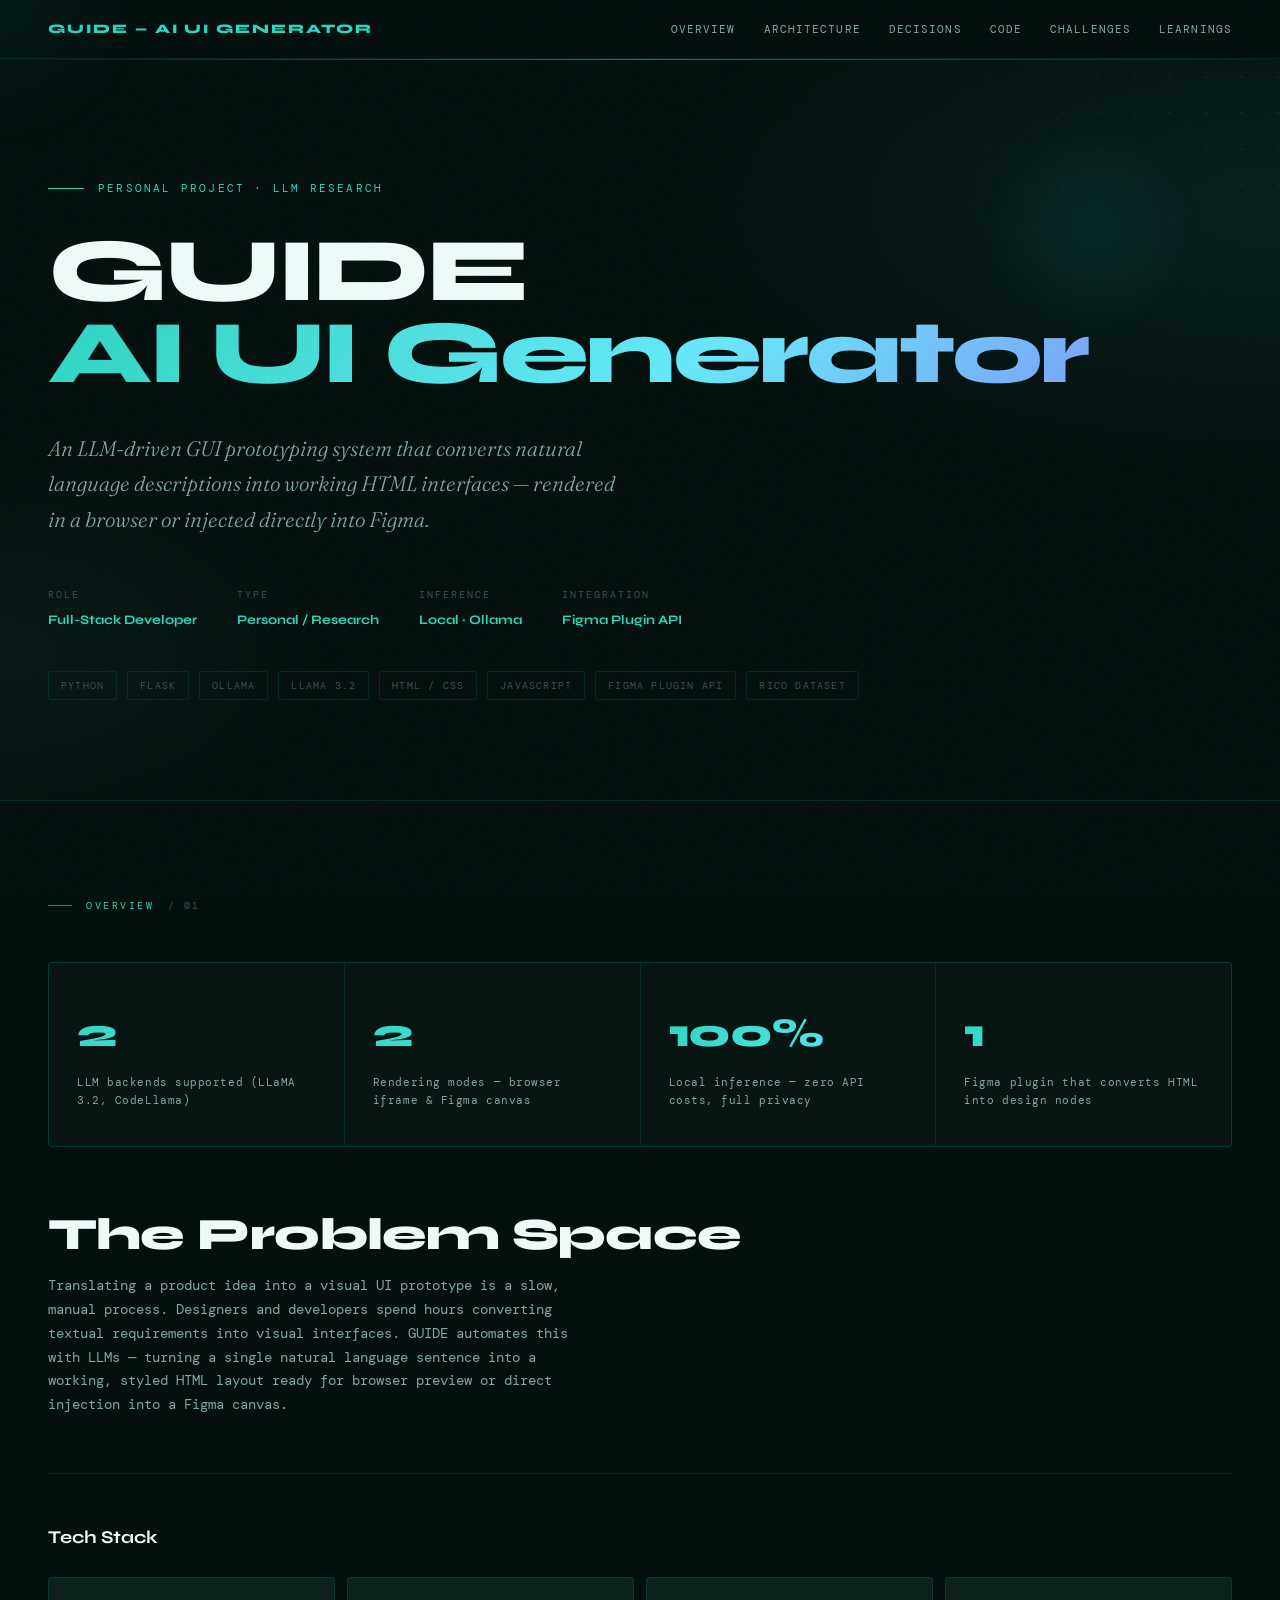
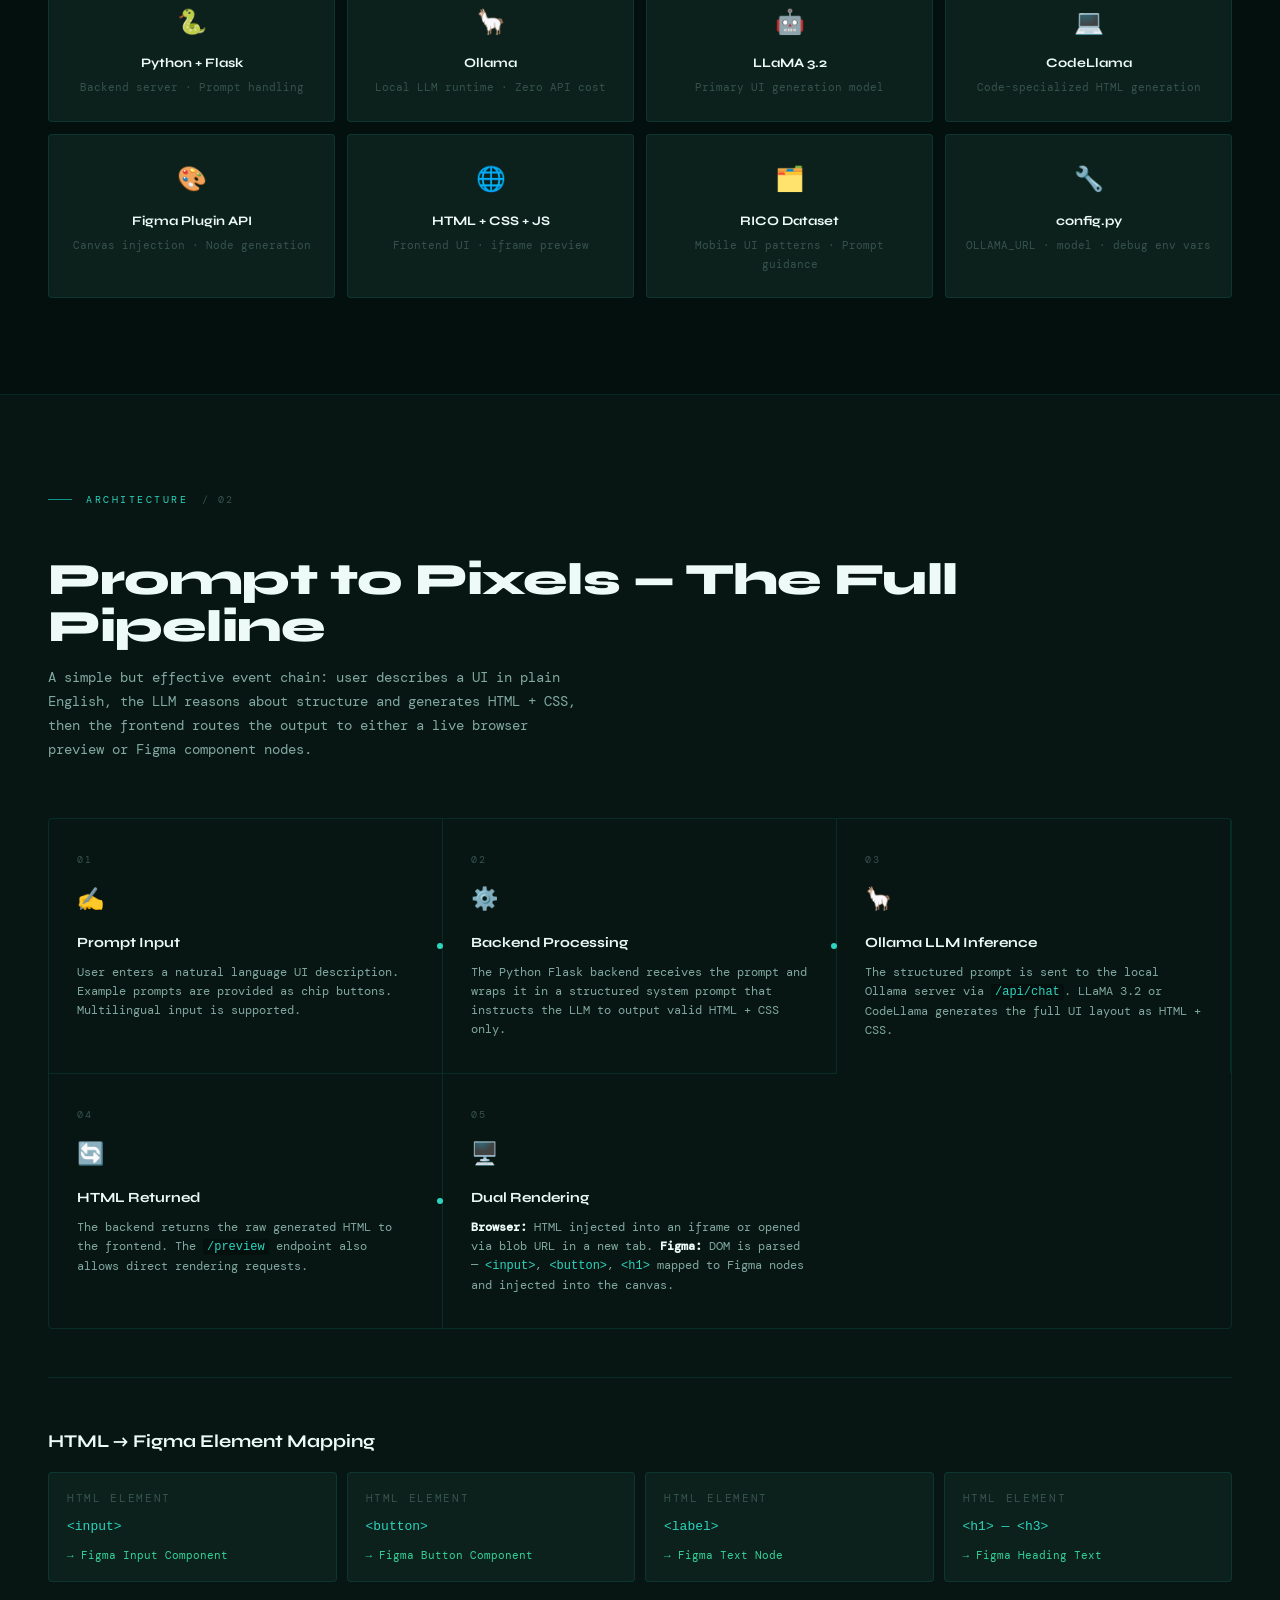
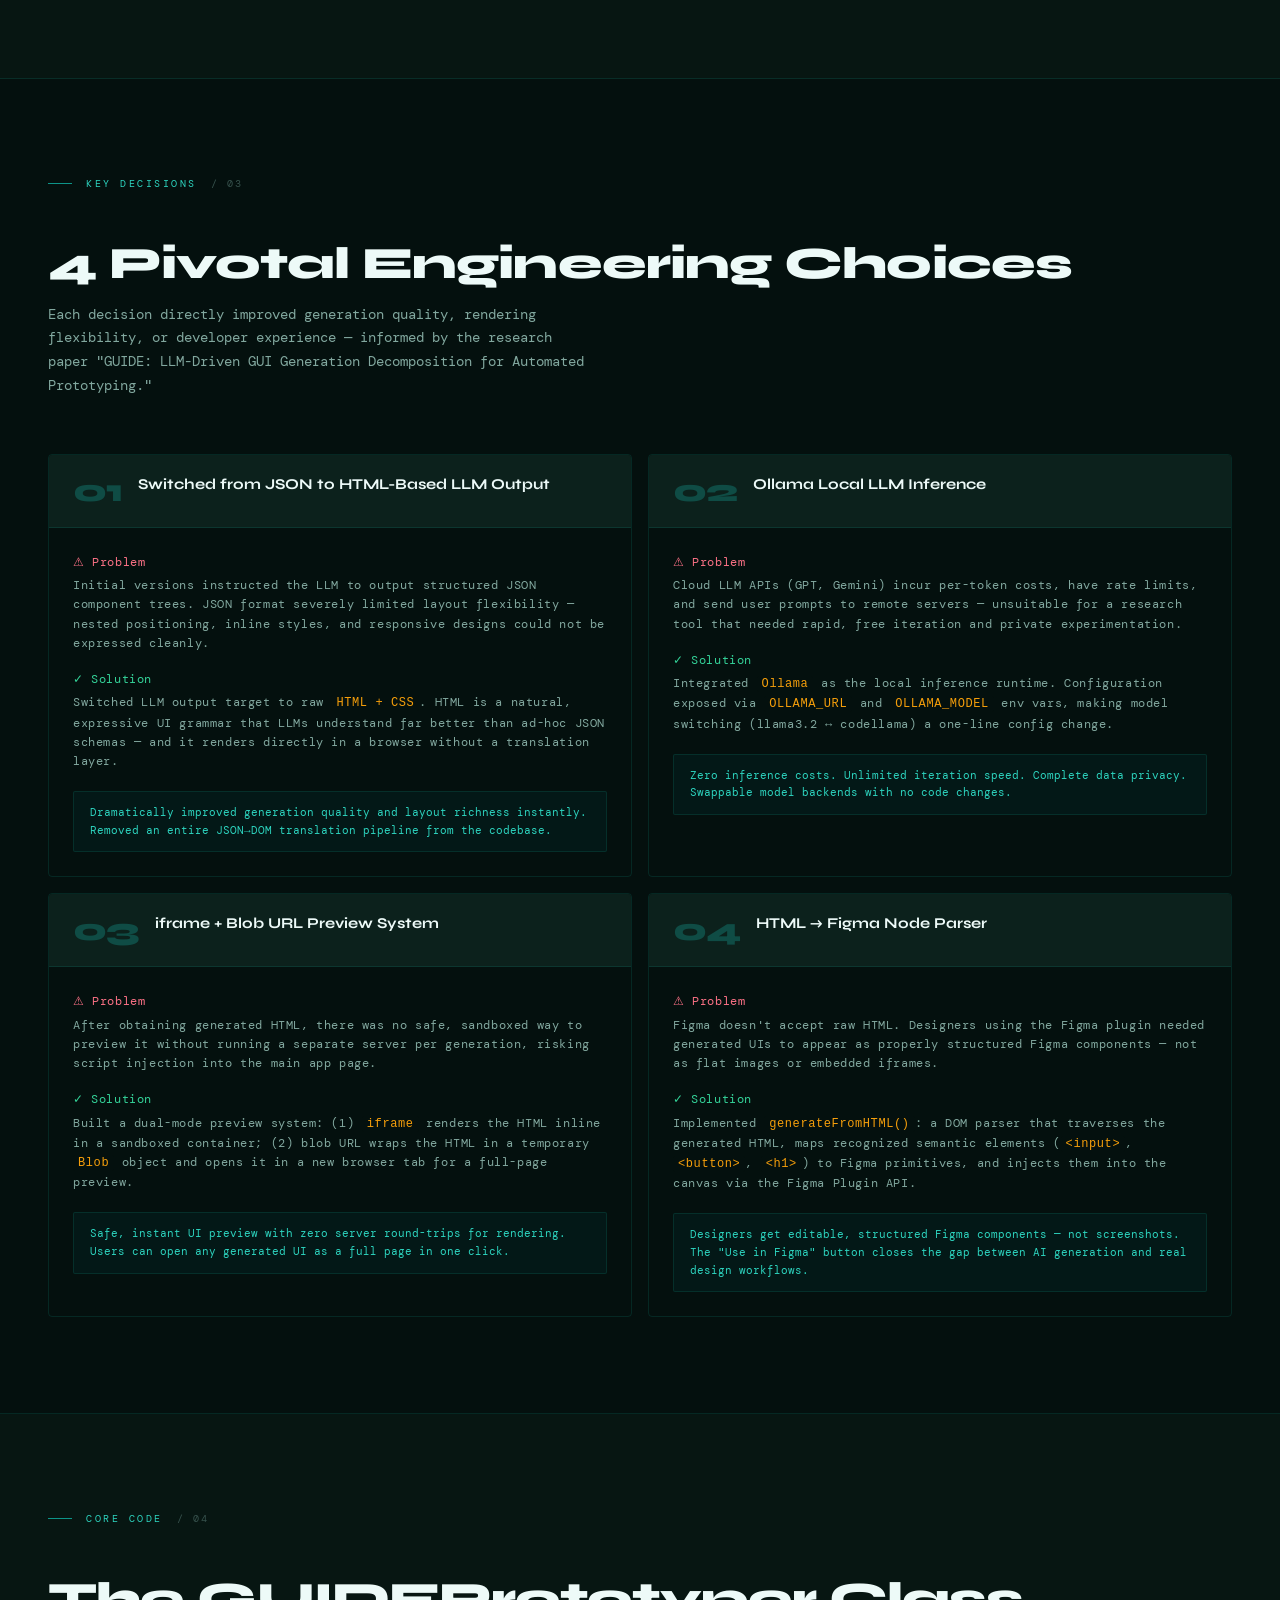
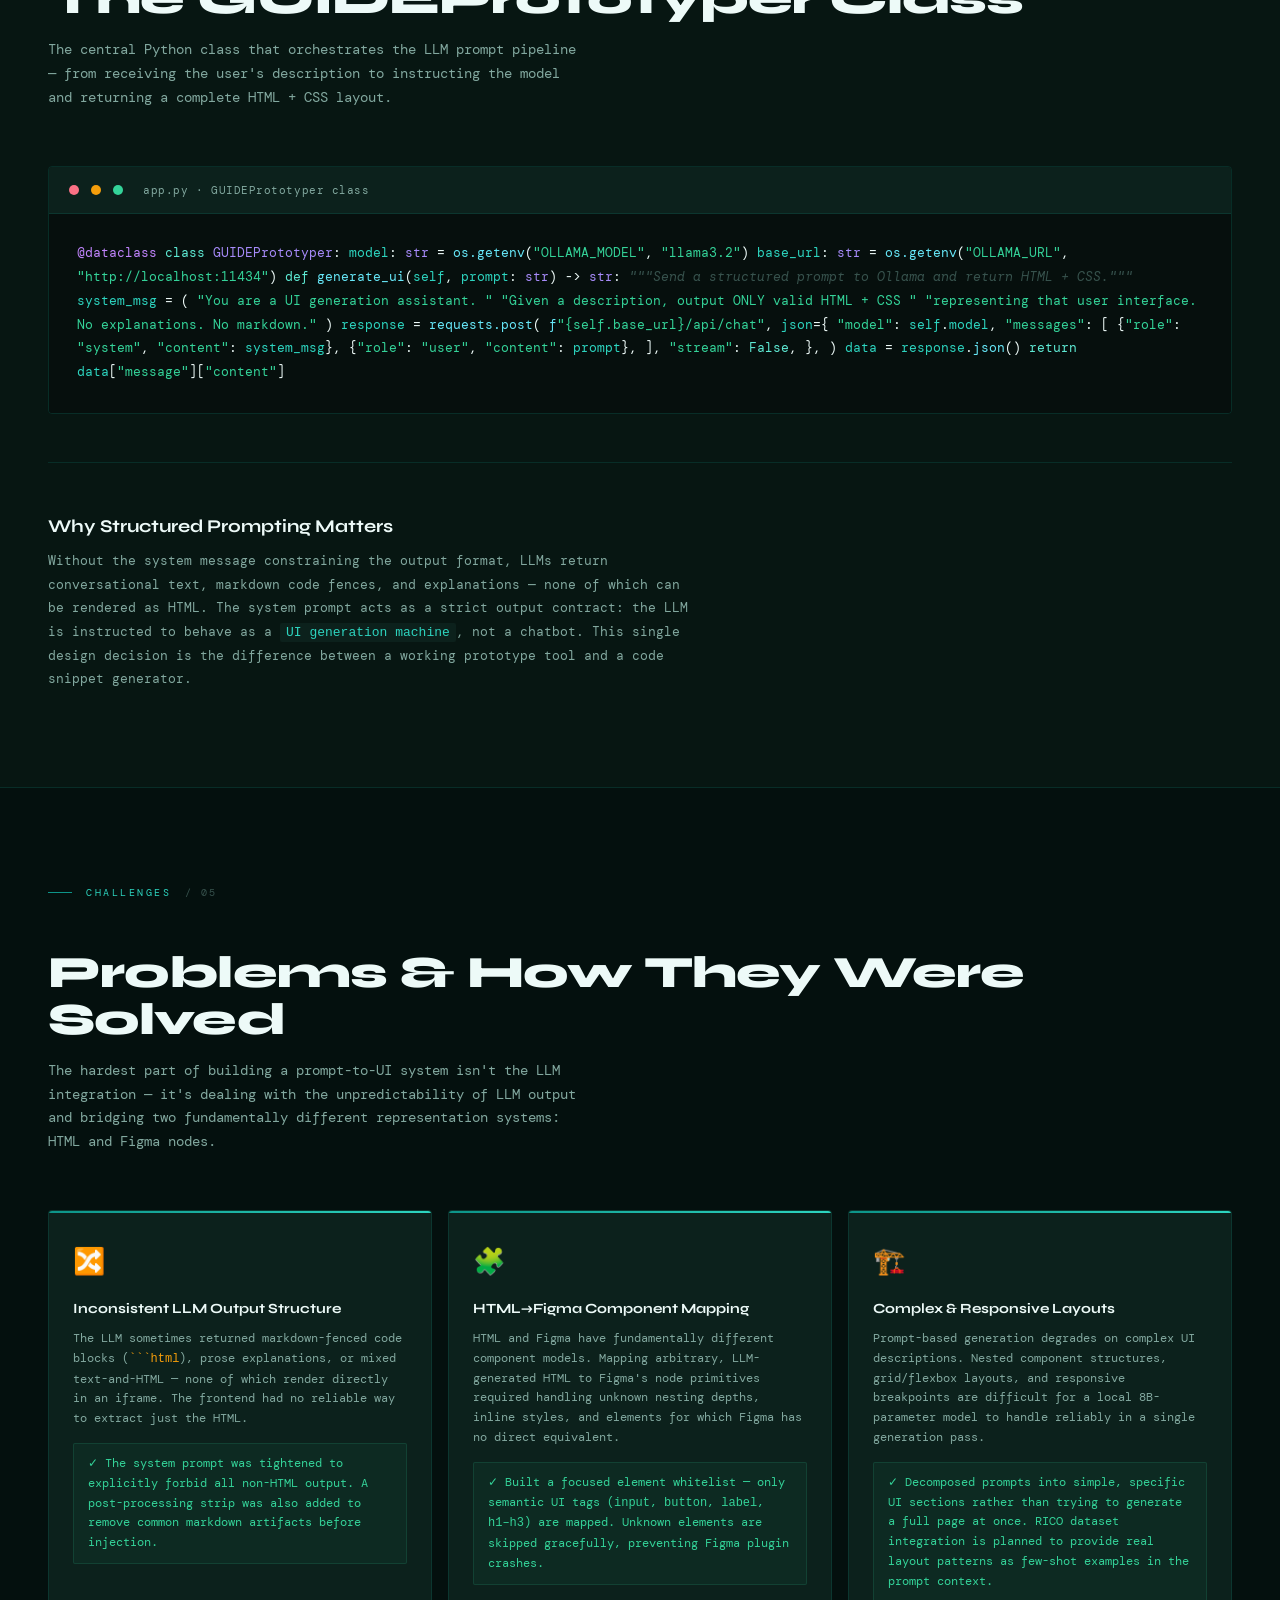
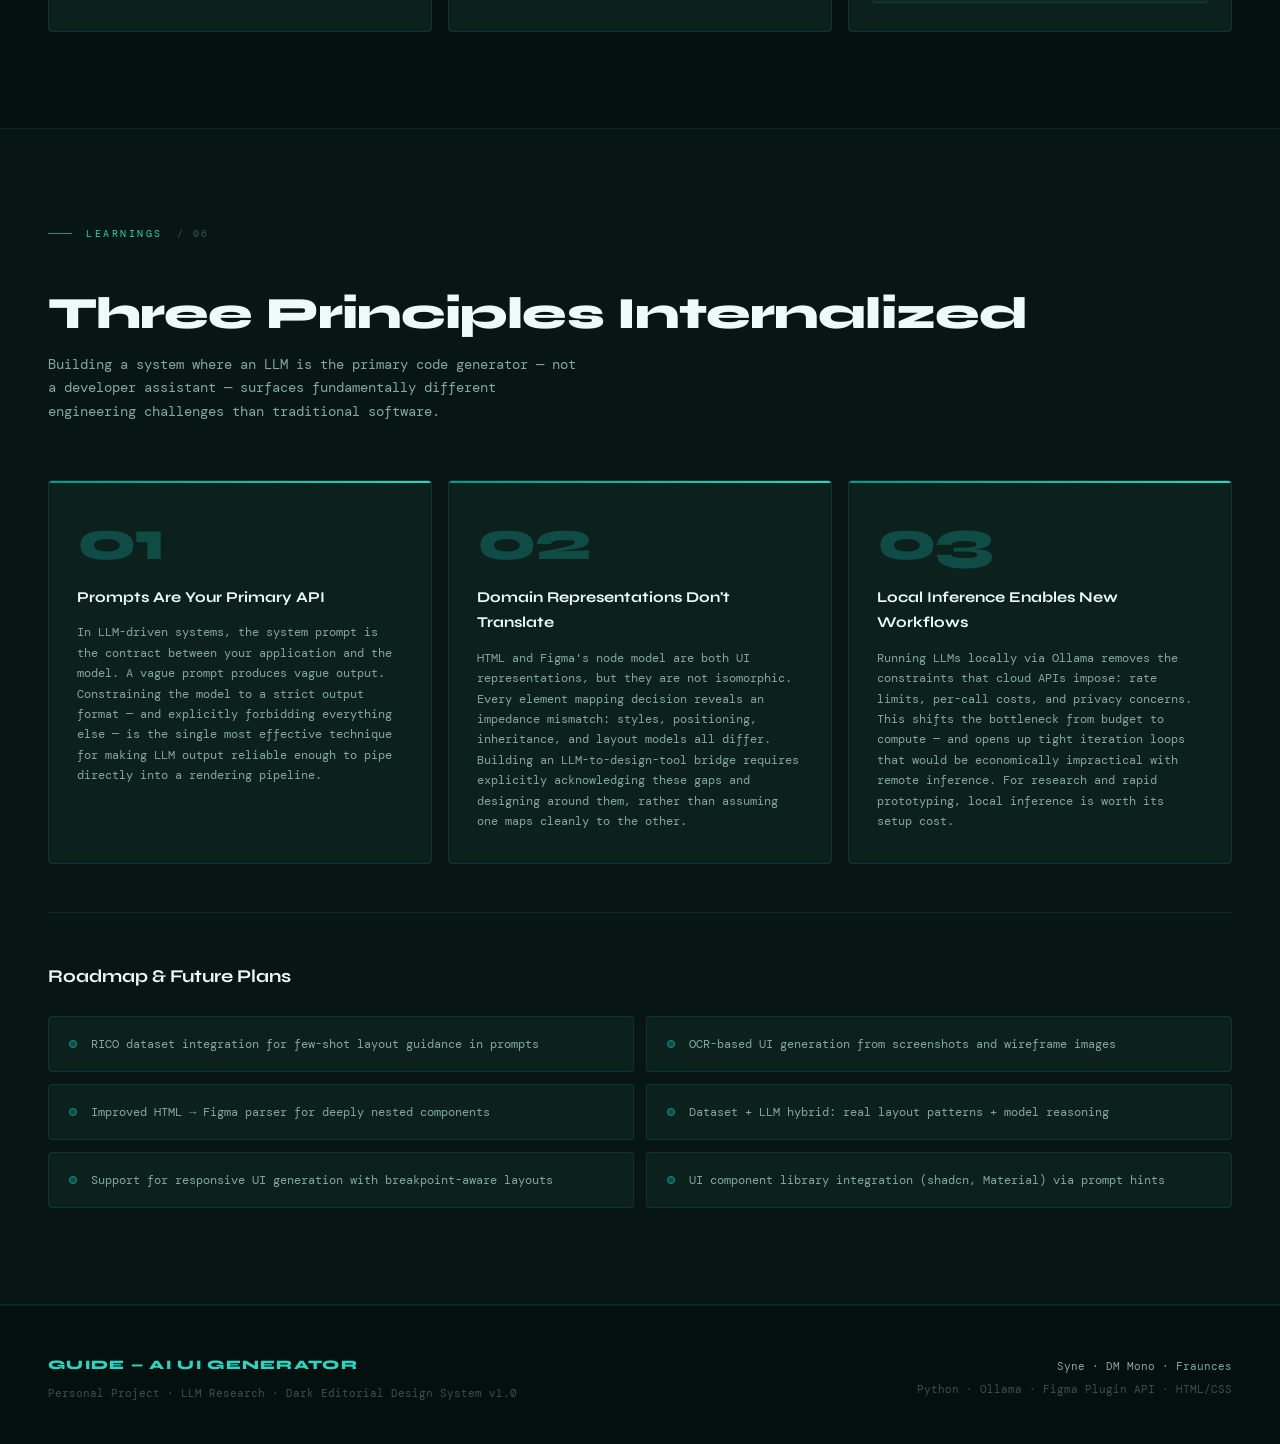
<file: guide-case-study.html>
<!DOCTYPE html>
<html lang="en">

<head>
    <meta charset="UTF-8">
    <meta name="viewport" content="width=device-width, initial-scale=1.0">
    <title>GUIDE — AI UI Generator · Case Study</title>
    <meta name="description"
        content="Case study for GUIDE: an LLM-driven GUI prototyping system that generates HTML interfaces from natural language prompts, with Figma plugin integration and local Ollama inference.">
    <link rel="preconnect" href="https://fonts.googleapis.com">
    <link rel="preconnect" href="https://fonts.gstatic.com" crossorigin>
    <link
        href="https://fonts.googleapis.com/css2?family=Syne:wght@400;600;700;800&family=DM+Mono:ital,wght@0,300;0,400;0,500;1,300&family=Fraunces:ital,opsz,wght@0,9..144,300;0,9..144,400;1,9..144,300;1,9..144,400&display=swap"
        rel="stylesheet">
    <link rel="stylesheet" href="guide-case-study.css">
</head>

<body>

    <div id="g-progress-bar"></div>
    <div class="g-cursor-glow" id="g-cursor-glow"></div>

    <!-- NAV -->
    <nav>
        <div class="g-nav-title">GUIDE — AI UI Generator</div>
        <div class="g-nav-links">
            <a href="#overview">Overview</a>
            <a href="#architecture">Architecture</a>
            <a href="#decisions">Decisions</a>
            <a href="#code">Code</a>
            <a href="#challenges">Challenges</a>
            <a href="#learnings">Learnings</a>
        </div>
    </nav>

    <!-- HERO -->
    <header class="g-hero">
        <div class="g-hero-scanline"></div>
        <div class="g-hero-grid"></div>

        <div class="g-hero-eyebrow"><span>Personal Project · LLM Research</span></div>
        <h1 class="g-hero-title">
            <span class="line1">GUIDE</span>
            <span class="line2">AI UI Generator</span>
        </h1>
        <p class="g-hero-sub">An LLM-driven GUI prototyping system that converts natural language descriptions
            into working HTML interfaces — rendered in a browser or injected directly into Figma.</p>
        <div class="g-hero-meta">
            <div class="g-hero-meta-item">
                <div class="g-hero-meta-label">Role</div>
                <div class="g-hero-meta-value">Full-Stack Developer</div>
            </div>
            <div class="g-hero-meta-item">
                <div class="g-hero-meta-label">Type</div>
                <div class="g-hero-meta-value">Personal / Research</div>
            </div>
            <div class="g-hero-meta-item">
                <div class="g-hero-meta-label">Inference</div>
                <div class="g-hero-meta-value">Local · Ollama</div>
            </div>
            <div class="g-hero-meta-item">
                <div class="g-hero-meta-label">Integration</div>
                <div class="g-hero-meta-value">Figma Plugin API</div>
            </div>
        </div>
        <div class="g-hero-tags">
            <span class="g-htag">Python</span>
            <span class="g-htag">Flask</span>
            <span class="g-htag">Ollama</span>
            <span class="g-htag">LLaMA 3.2</span>
            <span class="g-htag">HTML / CSS</span>
            <span class="g-htag">JavaScript</span>
            <span class="g-htag">Figma Plugin API</span>
            <span class="g-htag">RICO Dataset</span>
        </div>
    </header>

    <!-- OVERVIEW -->
    <section class="g-section" id="overview">
        <div class="g-sec-label">
            <span class="g-sec-label-text">Overview</span>
            <span class="g-sec-label-num">/ 01</span>
        </div>

        <div class="g-stats-row g-reveal">
            <div class="g-stat-cell">
                <div class="g-stat-num">2</div>
                <div class="g-stat-label">LLM backends supported (LLaMA 3.2, CodeLlama)</div>
            </div>
            <div class="g-stat-cell">
                <div class="g-stat-num">2</div>
                <div class="g-stat-label">Rendering modes — browser iframe &amp; Figma canvas</div>
            </div>
            <div class="g-stat-cell">
                <div class="g-stat-num">100%</div>
                <div class="g-stat-label">Local inference — zero API costs, full privacy</div>
            </div>
            <div class="g-stat-cell">
                <div class="g-stat-num">1</div>
                <div class="g-stat-label">Figma plugin that converts HTML into design nodes</div>
            </div>
        </div>

        <h2 class="g-sec-title g-reveal">The Problem Space</h2>
        <p class="g-sec-desc g-reveal">Translating a product idea into a visual UI prototype is a slow, manual process.
            Designers and developers spend hours converting textual requirements into visual interfaces. GUIDE automates
            this with LLMs — turning a single natural language sentence into a working, styled HTML layout ready for
            browser preview or direct injection into a Figma canvas.</p>

        <div class="g-divider-line"></div>

        <h3 style="font-family:'Syne',sans-serif;font-weight:700;font-size:18px;margin-bottom:24px;" class="g-reveal">
            Tech Stack</h3>
        <div class="g-stack-grid">
            <div class="g-stack-card g-reveal">
                <span class="g-stack-icon">🐍</span>
                <div class="g-stack-name">Python + Flask</div>
                <div class="g-stack-role">Backend server · Prompt handling</div>
            </div>
            <div class="g-stack-card g-reveal">
                <span class="g-stack-icon">🦙</span>
                <div class="g-stack-name">Ollama</div>
                <div class="g-stack-role">Local LLM runtime · Zero API cost</div>
            </div>
            <div class="g-stack-card g-reveal">
                <span class="g-stack-icon">🤖</span>
                <div class="g-stack-name">LLaMA 3.2</div>
                <div class="g-stack-role">Primary UI generation model</div>
            </div>
            <div class="g-stack-card g-reveal">
                <span class="g-stack-icon">💻</span>
                <div class="g-stack-name">CodeLlama</div>
                <div class="g-stack-role">Code-specialized HTML generation</div>
            </div>
            <div class="g-stack-card g-reveal">
                <span class="g-stack-icon">🎨</span>
                <div class="g-stack-name">Figma Plugin API</div>
                <div class="g-stack-role">Canvas injection · Node generation</div>
            </div>
            <div class="g-stack-card g-reveal">
                <span class="g-stack-icon">🌐</span>
                <div class="g-stack-name">HTML + CSS + JS</div>
                <div class="g-stack-role">Frontend UI · iframe preview</div>
            </div>
            <div class="g-stack-card g-reveal">
                <span class="g-stack-icon">🗂️</span>
                <div class="g-stack-name">RICO Dataset</div>
                <div class="g-stack-role">Mobile UI patterns · Prompt guidance</div>
            </div>
            <div class="g-stack-card g-reveal">
                <span class="g-stack-icon">🔧</span>
                <div class="g-stack-name">config.py</div>
                <div class="g-stack-role">OLLAMA_URL · model · debug env vars</div>
            </div>
        </div>
    </section>

    <!-- ARCHITECTURE -->
    <section class="g-section" id="architecture">
        <div class="g-sec-label">
            <span class="g-sec-label-text">Architecture</span>
            <span class="g-sec-label-num">/ 02</span>
        </div>
        <h2 class="g-sec-title g-reveal">Prompt to Pixels — The Full Pipeline</h2>
        <p class="g-sec-desc g-reveal">A simple but effective event chain: user describes a UI in plain English, the LLM
            reasons about structure and generates HTML + CSS, then the frontend routes the output to either a live
            browser preview or Figma component nodes.</p>

        <div class="g-flow-grid g-reveal">
            <div class="g-flow-step">
                <div class="g-flow-step-num">01</div>
                <span class="g-flow-step-icon">✍️</span>
                <div class="g-flow-step-title">Prompt Input</div>
                <div class="g-flow-step-desc">User enters a natural language UI description. Example prompts are
                    provided as chip buttons. Multilingual input is supported.</div>
                <div class="g-flow-connector"></div>
            </div>
            <div class="g-flow-step">
                <div class="g-flow-step-num">02</div>
                <span class="g-flow-step-icon">⚙️</span>
                <div class="g-flow-step-title">Backend Processing</div>
                <div class="g-flow-step-desc">The Python Flask backend receives the prompt and wraps it in a structured
                    system prompt that instructs the LLM to output valid HTML + CSS only.</div>
                <div class="g-flow-connector"></div>
            </div>
            <div class="g-flow-step">
                <div class="g-flow-step-num">03</div>
                <span class="g-flow-step-icon">🦙</span>
                <div class="g-flow-step-title">Ollama LLM Inference</div>
                <div class="g-flow-step-desc">The structured prompt is sent to the local Ollama server via
                    <code
                        style="color:var(--teal-bright);background:var(--bg);padding:1px 4px;border-radius:2px;">/api/chat</code>.
                    LLaMA 3.2 or CodeLlama generates the full UI layout as HTML + CSS.
                </div>
            </div>
            <div class="g-flow-step">
                <div class="g-flow-step-num">04</div>
                <span class="g-flow-step-icon">🔄</span>
                <div class="g-flow-step-title">HTML Returned</div>
                <div class="g-flow-step-desc">The backend returns the raw generated HTML to the frontend. The
                    <code
                        style="color:var(--teal-bright);background:var(--bg);padding:1px 4px;border-radius:2px;">/preview</code>
                    endpoint also allows direct rendering requests.
                </div>
                <div class="g-flow-connector"></div>
            </div>
            <div class="g-flow-step">
                <div class="g-flow-step-num">05</div>
                <span class="g-flow-step-icon">🖥️</span>
                <div class="g-flow-step-title">Dual Rendering</div>
                <div class="g-flow-step-desc"><strong style="color:var(--text);">Browser:</strong> HTML injected into an
                    iframe or opened via blob URL in a new tab.
                    <strong style="color:var(--text);">Figma:</strong> DOM is parsed — <code
                        style="color:var(--teal-bright);">&lt;input&gt;</code>,
                    <code style="color:var(--teal-bright);">&lt;button&gt;</code>, <code
                        style="color:var(--teal-bright);">&lt;h1&gt;</code> mapped to Figma nodes and injected into the
                    canvas.
                </div>
            </div>
        </div>

        <div class="g-divider-line"></div>

        <h3 style="font-family:'Syne',sans-serif;font-weight:700;font-size:18px;margin-bottom:16px;" class="g-reveal">
            HTML → Figma Element Mapping</h3>
        <div style="display:grid;grid-template-columns:repeat(4,1fr);gap:10px;" class="g-reveal">
            <div style="padding:16px 18px;border:1px solid var(--line);border-radius:4px;background:var(--bg3);">
                <div
                    style="font-size:11px;color:var(--text-dim);margin-bottom:6px;text-transform:uppercase;letter-spacing:0.15em;">
                    HTML Element</div>
                <code style="color:var(--teal-bright);font-size:13px;">&lt;input&gt;</code>
                <div style="margin-top:8px;font-size:11px;color:var(--accent-green);">→ Figma Input Component</div>
            </div>
            <div style="padding:16px 18px;border:1px solid var(--line);border-radius:4px;background:var(--bg3);">
                <div
                    style="font-size:11px;color:var(--text-dim);margin-bottom:6px;text-transform:uppercase;letter-spacing:0.15em;">
                    HTML Element</div>
                <code style="color:var(--teal-bright);font-size:13px;">&lt;button&gt;</code>
                <div style="margin-top:8px;font-size:11px;color:var(--accent-green);">→ Figma Button Component</div>
            </div>
            <div style="padding:16px 18px;border:1px solid var(--line);border-radius:4px;background:var(--bg3);">
                <div
                    style="font-size:11px;color:var(--text-dim);margin-bottom:6px;text-transform:uppercase;letter-spacing:0.15em;">
                    HTML Element</div>
                <code style="color:var(--teal-bright);font-size:13px;">&lt;label&gt;</code>
                <div style="margin-top:8px;font-size:11px;color:var(--accent-green);">→ Figma Text Node</div>
            </div>
            <div style="padding:16px 18px;border:1px solid var(--line);border-radius:4px;background:var(--bg3);">
                <div
                    style="font-size:11px;color:var(--text-dim);margin-bottom:6px;text-transform:uppercase;letter-spacing:0.15em;">
                    HTML Element</div>
                <code style="color:var(--teal-bright);font-size:13px;">&lt;h1&gt; — &lt;h3&gt;</code>
                <div style="margin-top:8px;font-size:11px;color:var(--accent-green);">→ Figma Heading Text</div>
            </div>
        </div>
    </section>

    <!-- KEY DECISIONS -->
    <section class="g-section" id="decisions">
        <div class="g-sec-label">
            <span class="g-sec-label-text">Key Decisions</span>
            <span class="g-sec-label-num">/ 03</span>
        </div>
        <h2 class="g-sec-title g-reveal">4 Pivotal Engineering Choices</h2>
        <p class="g-sec-desc g-reveal">Each decision directly improved generation quality, rendering flexibility,
            or developer experience — informed by the research paper "GUIDE: LLM-Driven GUI Generation Decomposition
            for Automated Prototyping."</p>

        <div class="g-decisions-grid">
            <div class="g-decision-card g-reveal">
                <div class="g-decision-card-header">
                    <div class="g-decision-card-num">01</div>
                    <div class="g-decision-card-title">Switched from JSON to HTML-Based LLM Output</div>
                </div>
                <div class="g-decision-card-body">
                    <div class="g-decision-problem">⚠ Problem
                        <span>Initial versions instructed the LLM to output structured JSON component trees.
                            JSON format severely limited layout flexibility — nested positioning, inline styles,
                            and responsive designs could not be expressed cleanly.</span>
                    </div>
                    <div class="g-decision-solution">✓ Solution
                        <span>Switched LLM output target to raw
                            <code
                                style="color:var(--accent-amber);background:var(--bg);padding:1px 5px;border-radius:2px;">HTML + CSS</code>.
                            HTML is a natural, expressive UI grammar that LLMs understand far better than ad-hoc JSON
                            schemas —
                            and it renders directly in a browser without a translation layer.</span>
                    </div>
                    <div class="g-decision-impact">Dramatically improved generation quality and layout richness
                        instantly.
                        Removed an entire JSON→DOM translation pipeline from the codebase.</div>
                </div>
            </div>

            <div class="g-decision-card g-reveal">
                <div class="g-decision-card-header">
                    <div class="g-decision-card-num">02</div>
                    <div class="g-decision-card-title">Ollama Local LLM Inference</div>
                </div>
                <div class="g-decision-card-body">
                    <div class="g-decision-problem">⚠ Problem
                        <span>Cloud LLM APIs (GPT, Gemini) incur per-token costs, have rate limits, and send user
                            prompts to remote servers — unsuitable for a research tool that needed rapid, free iteration
                            and private experimentation.</span>
                    </div>
                    <div class="g-decision-solution">✓ Solution
                        <span>Integrated
                            <code
                                style="color:var(--accent-amber);background:var(--bg);padding:1px 5px;border-radius:2px;">Ollama</code>
                            as the local inference runtime. Configuration exposed via
                            <code
                                style="color:var(--accent-amber);background:var(--bg);padding:1px 5px;border-radius:2px;">OLLAMA_URL</code>
                            and
                            <code
                                style="color:var(--accent-amber);background:var(--bg);padding:1px 5px;border-radius:2px;">OLLAMA_MODEL</code>
                            env vars, making model switching (llama3.2 ↔ codellama) a one-line config change.</span>
                    </div>
                    <div class="g-decision-impact">Zero inference costs. Unlimited iteration speed. Complete data
                        privacy.
                        Swappable model backends with no code changes.</div>
                </div>
            </div>

            <div class="g-decision-card g-reveal">
                <div class="g-decision-card-header">
                    <div class="g-decision-card-num">03</div>
                    <div class="g-decision-card-title">iframe + Blob URL Preview System</div>
                </div>
                <div class="g-decision-card-body">
                    <div class="g-decision-problem">⚠ Problem
                        <span>After obtaining generated HTML, there was no safe, sandboxed way to preview it without
                            running a separate server per generation, risking script injection into the main app
                            page.</span>
                    </div>
                    <div class="g-decision-solution">✓ Solution
                        <span>Built a dual-mode preview system:
                            (1) <code
                                style="color:var(--accent-amber);background:var(--bg);padding:1px 5px;border-radius:2px;">iframe</code>
                            renders the HTML inline in a sandboxed container;
                            (2) blob URL wraps the HTML in a temporary
                            <code
                                style="color:var(--accent-amber);background:var(--bg);padding:1px 5px;border-radius:2px;">Blob</code>
                            object and opens it in a new browser tab for a full-page preview.</span>
                    </div>
                    <div class="g-decision-impact">Safe, instant UI preview with zero server round-trips for rendering.
                        Users can open any generated UI as a full page in one click.</div>
                </div>
            </div>

            <div class="g-decision-card g-reveal">
                <div class="g-decision-card-header">
                    <div class="g-decision-card-num">04</div>
                    <div class="g-decision-card-title">HTML → Figma Node Parser</div>
                </div>
                <div class="g-decision-card-body">
                    <div class="g-decision-problem">⚠ Problem
                        <span>Figma doesn't accept raw HTML. Designers using the Figma plugin needed generated UIs
                            to appear as properly structured Figma components — not as flat images or embedded
                            iframes.</span>
                    </div>
                    <div class="g-decision-solution">✓ Solution
                        <span>Implemented
                            <code
                                style="color:var(--accent-amber);background:var(--bg);padding:1px 5px;border-radius:2px;">generateFromHTML()</code>:
                            a DOM parser that traverses the generated HTML, maps recognized semantic elements
                            (<code
                                style="color:var(--accent-amber);background:var(--bg);padding:1px 5px;border-radius:2px;">&lt;input&gt;</code>,
                            <code
                                style="color:var(--accent-amber);background:var(--bg);padding:1px 5px;border-radius:2px;">&lt;button&gt;</code>,
                            <code
                                style="color:var(--accent-amber);background:var(--bg);padding:1px 5px;border-radius:2px;">&lt;h1&gt;</code>)
                            to Figma primitives, and injects them into the canvas via the Figma Plugin API.</span>
                    </div>
                    <div class="g-decision-impact">Designers get editable, structured Figma components — not
                        screenshots.
                        The "Use in Figma" button closes the gap between AI generation and real design workflows.</div>
                </div>
            </div>
        </div>
    </section>

    <!-- CODE -->
    <section class="g-section" id="code">
        <div class="g-sec-label">
            <span class="g-sec-label-text">Core Code</span>
            <span class="g-sec-label-num">/ 04</span>
        </div>
        <h2 class="g-sec-title g-reveal">The GUIDEPrototyper Class</h2>
        <p class="g-sec-desc g-reveal">The central Python class that orchestrates the LLM prompt pipeline — from
            receiving the user's description to instructing the model and returning a complete HTML + CSS layout.</p>

        <div class="g-code-block g-reveal">
            <div class="g-code-header">
                <div class="g-code-dot red"></div>
                <div class="g-code-dot yellow"></div>
                <div class="g-code-dot green"></div>
                <span class="g-code-filename">app.py · GUIDEPrototyper class</span>
            </div>
            <div class="g-code-body">
                <span class="g-dec">@dataclass</span>
                <span class="g-kw">class</span> <span class="g-cls">GUIDEPrototyper</span>:
                <span class="g-var">model</span>: <span class="g-cls">str</span> = <span
                    class="g-fn">os.getenv</span>(<span class="g-str">"OLLAMA_MODEL"</span>, <span
                    class="g-str">"llama3.2"</span>)
                <span class="g-var">base_url</span>: <span class="g-cls">str</span> = <span
                    class="g-fn">os.getenv</span>(<span class="g-str">"OLLAMA_URL"</span>, <span
                    class="g-str">"http://localhost:11434"</span>)

                <span class="g-kw">def</span> <span class="g-fn">generate_ui</span>(<span class="g-var">self</span>,
                <span class="g-var">prompt</span>: <span class="g-cls">str</span>) -> <span class="g-cls">str</span>:
                <span class="g-cmt">"""Send a structured prompt to Ollama and return HTML + CSS."""</span>
                <span class="g-var">system_msg</span> = (
                <span class="g-str">"You are a UI generation assistant. "</span>
                <span class="g-str">"Given a description, output ONLY valid HTML + CSS "</span>
                <span class="g-str">"representing that user interface. No explanations. No markdown."</span>
                )
                <span class="g-var">response</span> = <span class="g-fn">requests.post</span>(
                <span class="g-fn">f</span><span class="g-str">"{self.base_url}/api/chat"</span>,
                <span class="g-var">json</span>={
                <span class="g-str">"model"</span>: <span class="g-var">self</span>.<span class="g-var">model</span>,
                <span class="g-str">"messages"</span>: [
                {<span class="g-str">"role"</span>: <span class="g-str">"system"</span>, <span
                    class="g-str">"content"</span>: <span class="g-var">system_msg</span>},
                {<span class="g-str">"role"</span>: <span class="g-str">"user"</span>, <span
                    class="g-str">"content"</span>: <span class="g-var">prompt</span>},
                ],
                <span class="g-str">"stream"</span>: <span class="g-kw">False</span>,
                },
                )
                <span class="g-var">data</span> = <span class="g-var">response</span>.<span class="g-fn">json</span>()
                <span class="g-kw">return</span> <span class="g-var">data</span>[<span
                    class="g-str">"message"</span>][<span class="g-str">"content"</span>]
            </div>
        </div>

        <div class="g-divider-line"></div>

        <h3 style="font-family:'Syne',sans-serif;font-weight:700;font-size:18px;margin-bottom:8px;" class="g-reveal">Why
            Structured Prompting Matters</h3>
        <p style="color:var(--text-muted);font-size:13px;max-width:640px;line-height:1.8;" class="g-reveal">
            Without the system message constraining the output format, LLMs return conversational text, markdown code
            fences, and explanations — none of which can be rendered as HTML. The system prompt
            acts as a strict output contract: the LLM is instructed to behave as a
            <code
                style="color:var(--teal-bright);background:var(--bg3);padding:2px 6px;border-radius:2px;">UI generation machine</code>,
            not a chatbot. This single design decision is the difference between
            a working prototype tool and a code snippet generator.
        </p>
    </section>

    <!-- CHALLENGES -->
    <section class="g-section" id="challenges">
        <div class="g-sec-label">
            <span class="g-sec-label-text">Challenges</span>
            <span class="g-sec-label-num">/ 05</span>
        </div>
        <h2 class="g-sec-title g-reveal">Problems &amp; How They Were Solved</h2>
        <p class="g-sec-desc g-reveal">The hardest part of building a prompt-to-UI system isn't the LLM integration —
            it's dealing with the unpredictability of LLM output and bridging two fundamentally different
            representation systems: HTML and Figma nodes.</p>

        <div class="g-challenges-grid">
            <div class="g-challenge-card g-reveal">
                <span class="g-challenge-icon">🔀</span>
                <div class="g-challenge-title">Inconsistent LLM Output Structure</div>
                <div class="g-challenge-cause">The LLM sometimes returned markdown-fenced code blocks
                    (<code style="color:var(--accent-amber);">```html</code>), prose explanations, or
                    mixed text-and-HTML — none of which render directly in an iframe. The frontend had no
                    reliable way to extract just the HTML.</div>
                <div class="g-challenge-fix">✓ The system prompt was tightened to explicitly forbid all non-HTML output.
                    A post-processing strip was also added to remove common markdown artifacts before injection.</div>
            </div>

            <div class="g-challenge-card g-reveal">
                <span class="g-challenge-icon">🧩</span>
                <div class="g-challenge-title">HTML→Figma Component Mapping</div>
                <div class="g-challenge-cause">HTML and Figma have fundamentally different component models.
                    Mapping arbitrary, LLM-generated HTML to Figma's node primitives required handling unknown
                    nesting depths, inline styles, and elements for which Figma has no direct equivalent.</div>
                <div class="g-challenge-fix">✓ Built a focused element whitelist — only semantic UI tags
                    (<code style="color:var(--accent-green);">input</code>, <code
                        style="color:var(--accent-green);">button</code>,
                    <code style="color:var(--accent-green);">label</code>, <code
                        style="color:var(--accent-green);">h1–h3</code>)
                    are mapped. Unknown elements are skipped gracefully, preventing Figma plugin crashes.
                </div>
            </div>

            <div class="g-challenge-card g-reveal">
                <span class="g-challenge-icon">🏗️</span>
                <div class="g-challenge-title">Complex &amp; Responsive Layouts</div>
                <div class="g-challenge-cause">Prompt-based generation degrades on complex UI descriptions.
                    Nested component structures, grid/flexbox layouts, and responsive breakpoints are
                    difficult for a local 8B-parameter model to handle reliably in a single generation pass.</div>
                <div class="g-challenge-fix">✓ Decomposed prompts into simple, specific UI sections rather than
                    trying to generate a full page at once. RICO dataset integration is planned to provide
                    real layout patterns as few-shot examples in the prompt context.</div>
            </div>
        </div>
    </section>

    <!-- LEARNINGS -->
    <section class="g-section" id="learnings">
        <div class="g-sec-label">
            <span class="g-sec-label-text">Learnings</span>
            <span class="g-sec-label-num">/ 06</span>
        </div>
        <h2 class="g-sec-title g-reveal">Three Principles Internalized</h2>
        <p class="g-sec-desc g-reveal">Building a system where an LLM is the primary code generator — not a developer
            assistant — surfaces fundamentally different engineering challenges than traditional software.</p>

        <div class="g-learnings-grid">
            <div class="g-learning-card g-reveal">
                <div class="g-learning-num">01</div>
                <div class="g-learning-title">Prompts Are Your Primary API</div>
                <div class="g-learning-desc">In LLM-driven systems, the system prompt is the contract between your
                    application and the model. A vague prompt produces vague output. Constraining the model to a strict
                    output
                    format — and explicitly forbidding everything else — is the single most effective technique for
                    making LLM output reliable enough to pipe directly into a rendering pipeline.</div>
            </div>
            <div class="g-learning-card g-reveal">
                <div class="g-learning-num">02</div>
                <div class="g-learning-title">Domain Representations Don't Translate</div>
                <div class="g-learning-desc">HTML and Figma's node model are both UI representations, but they are not
                    isomorphic. Every element mapping decision reveals an impedance mismatch: styles, positioning,
                    inheritance,
                    and layout models all differ. Building an LLM-to-design-tool bridge requires explicitly
                    acknowledging
                    these gaps and designing around them, rather than assuming one maps cleanly to the other.</div>
            </div>
            <div class="g-learning-card g-reveal">
                <div class="g-learning-num">03</div>
                <div class="g-learning-title">Local Inference Enables New Workflows</div>
                <div class="g-learning-desc">Running LLMs locally via Ollama removes the constraints that cloud APIs
                    impose: rate limits, per-call costs, and privacy concerns. This shifts the bottleneck from
                    budget to compute — and opens up tight iteration loops that would be economically impractical with
                    remote inference. For research and rapid prototyping, local inference is worth its setup cost.</div>
            </div>
        </div>

        <div class="g-divider-line"></div>

        <!-- ROADMAP -->
        <h3 style="font-family:'Syne',sans-serif;font-weight:700;font-size:18px;margin-bottom:24px;" class="g-reveal">
            Roadmap &amp; Future Plans</h3>
        <div class="g-roadmap-grid g-reveal">
            <div class="g-roadmap-item">
                <div class="g-roadmap-dot"></div>
                <div class="g-roadmap-text">RICO dataset integration for few-shot layout guidance in prompts</div>
            </div>
            <div class="g-roadmap-item">
                <div class="g-roadmap-dot"></div>
                <div class="g-roadmap-text">OCR-based UI generation from screenshots and wireframe images</div>
            </div>
            <div class="g-roadmap-item">
                <div class="g-roadmap-dot"></div>
                <div class="g-roadmap-text">Improved HTML → Figma parser for deeply nested components</div>
            </div>
            <div class="g-roadmap-item">
                <div class="g-roadmap-dot"></div>
                <div class="g-roadmap-text">Dataset + LLM hybrid: real layout patterns + model reasoning</div>
            </div>
            <div class="g-roadmap-item">
                <div class="g-roadmap-dot"></div>
                <div class="g-roadmap-text">Support for responsive UI generation with breakpoint-aware layouts</div>
            </div>
            <div class="g-roadmap-item">
                <div class="g-roadmap-dot"></div>
                <div class="g-roadmap-text">UI component library integration (shadcn, Material) via prompt hints</div>
            </div>
        </div>
    </section>

    <!-- FOOTER -->
    <footer class="g-footer">
        <div>
            <div class="g-footer-brand">GUIDE — AI UI Generator</div>
            <p style="font-size:11px;color:var(--text-dim);margin-top:8px;">Personal Project · LLM Research · Dark
                Editorial
                Design System v1.0</p>
        </div>
        <div class="g-footer-note">
            <p style="color:var(--text-muted);">Syne · DM Mono · Fraunces</p>
            <p style="color:var(--text-dim);margin-top:4px;">Python · Ollama · Figma Plugin API · HTML/CSS</p>
        </div>
    </footer>

    <script>
        // ── SCROLL PROGRESS BAR ──
        const progressBar = document.getElementById('g-progress-bar');
        window.addEventListener('scroll', () => {
            const scrollTop = window.scrollY;
            const docHeight = document.documentElement.scrollHeight - window.innerHeight;
            const pct = docHeight > 0 ? (scrollTop / docHeight) * 100 : 0;
            progressBar.style.width = pct + '%';
        });

        // ── CURSOR GLOW ──
        const cursorGlow = document.getElementById('g-cursor-glow');
        document.addEventListener('mousemove', (e) => {
            cursorGlow.style.left = e.clientX + 'px';
            cursorGlow.style.top = e.clientY + 'px';
        });

        // ── INTERSECTION OBSERVER — SCALE-FADE REVEAL ──
        const reveals = document.querySelectorAll('.g-reveal');
        const observer = new IntersectionObserver((entries) => {
            entries.forEach(entry => {
                if (entry.isIntersecting) {
                    entry.target.classList.add('visible');
                    observer.unobserve(entry.target);
                }
            });
        }, { threshold: 0.07, rootMargin: '0px 0px -40px 0px' });

        reveals.forEach((el, i) => {
            el.style.transitionDelay = (i % 5) * 0.06 + 's';
            observer.observe(el);
        });

        // ── STAT COUNTER ANIMATION ──
        function animateCounter(el, target, suffix = '', duration = 1200) {
            let start = null;
            const step = (ts) => {
                if (!start) start = ts;
                const progress = Math.min((ts - start) / duration, 1);
                const eased = 1 - Math.pow(1 - progress, 3);
                const current = Math.floor(eased * target);
                el.textContent = (current === 0 && target === 0 ? '0' : current) + suffix;
                if (progress < 1) requestAnimationFrame(step);
                else el.textContent = target + suffix;
            };
            requestAnimationFrame(step);
        }

        const statNums = document.querySelectorAll('.g-stat-num');
        const statData = [
            { val: 2, suffix: '' },
            { val: 2, suffix: '' },
            { val: 100, suffix: '%' },
            { val: 1, suffix: '' },
        ];

        const statObserver = new IntersectionObserver((entries) => {
            entries.forEach(entry => {
                if (entry.isIntersecting) {
                    const idx = [...statNums].indexOf(entry.target);
                    if (idx !== -1) animateCounter(entry.target, statData[idx].val, statData[idx].suffix);
                    statObserver.unobserve(entry.target);
                }
            });
        }, { threshold: 0.5 });

        statNums.forEach(el => statObserver.observe(el));

        // ── FLOW STEP STAGGER ──
        document.querySelectorAll('.g-flow-step').forEach((step, i) => {
            step.style.transitionDelay = i * 0.05 + 's';
        });
    </script>
</body>

</html>
</file>
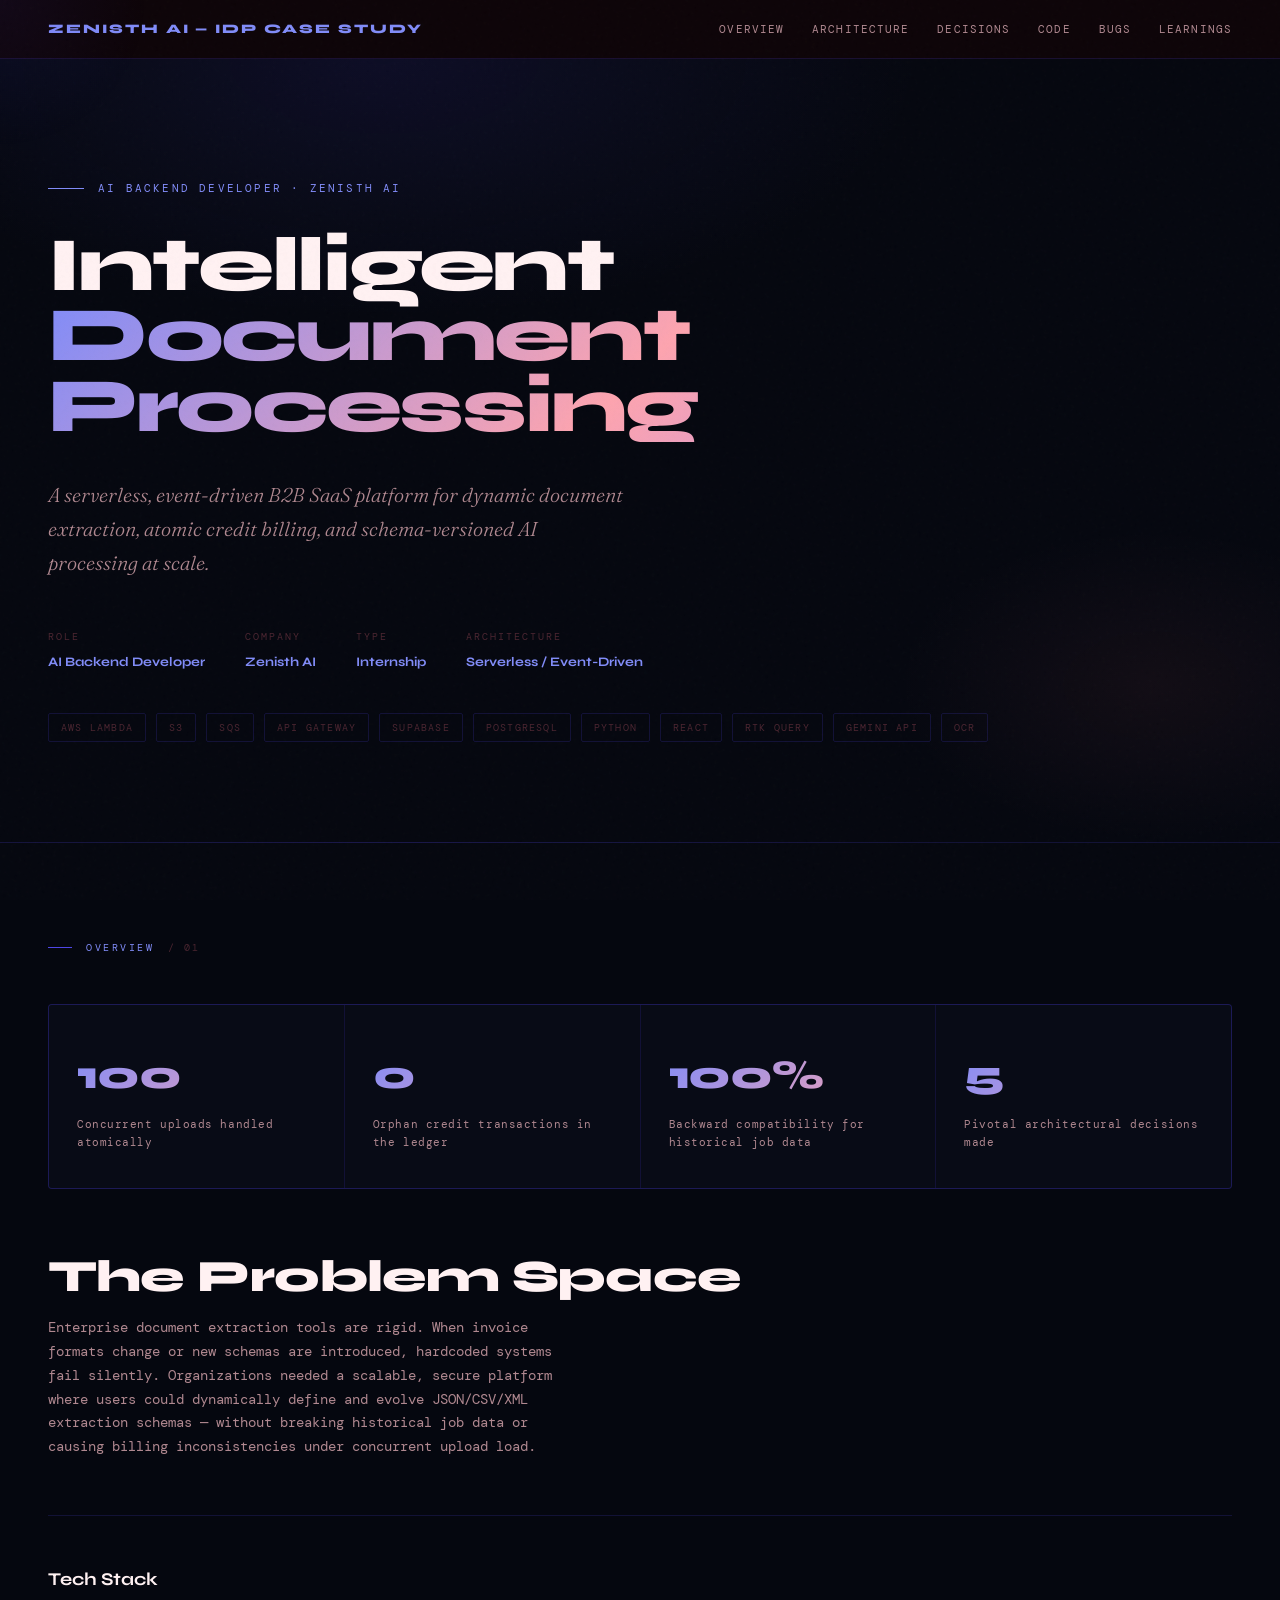
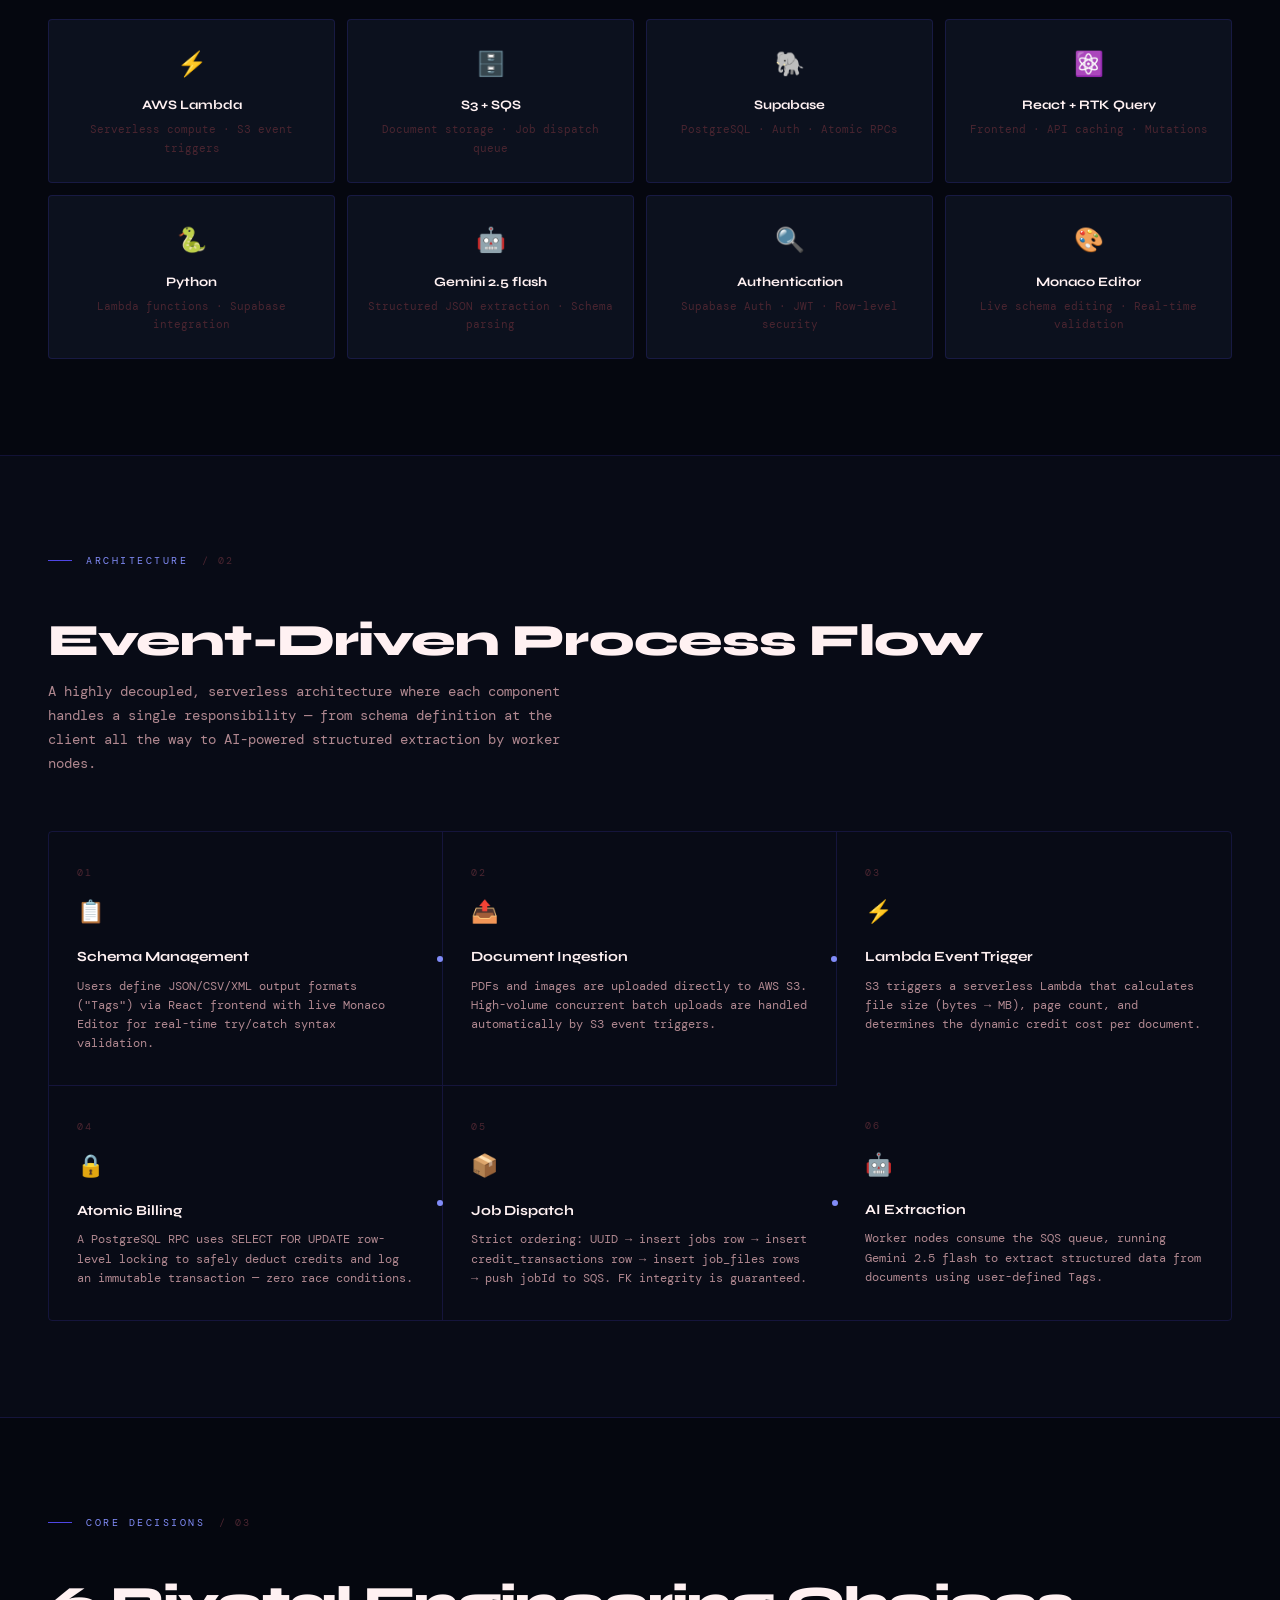
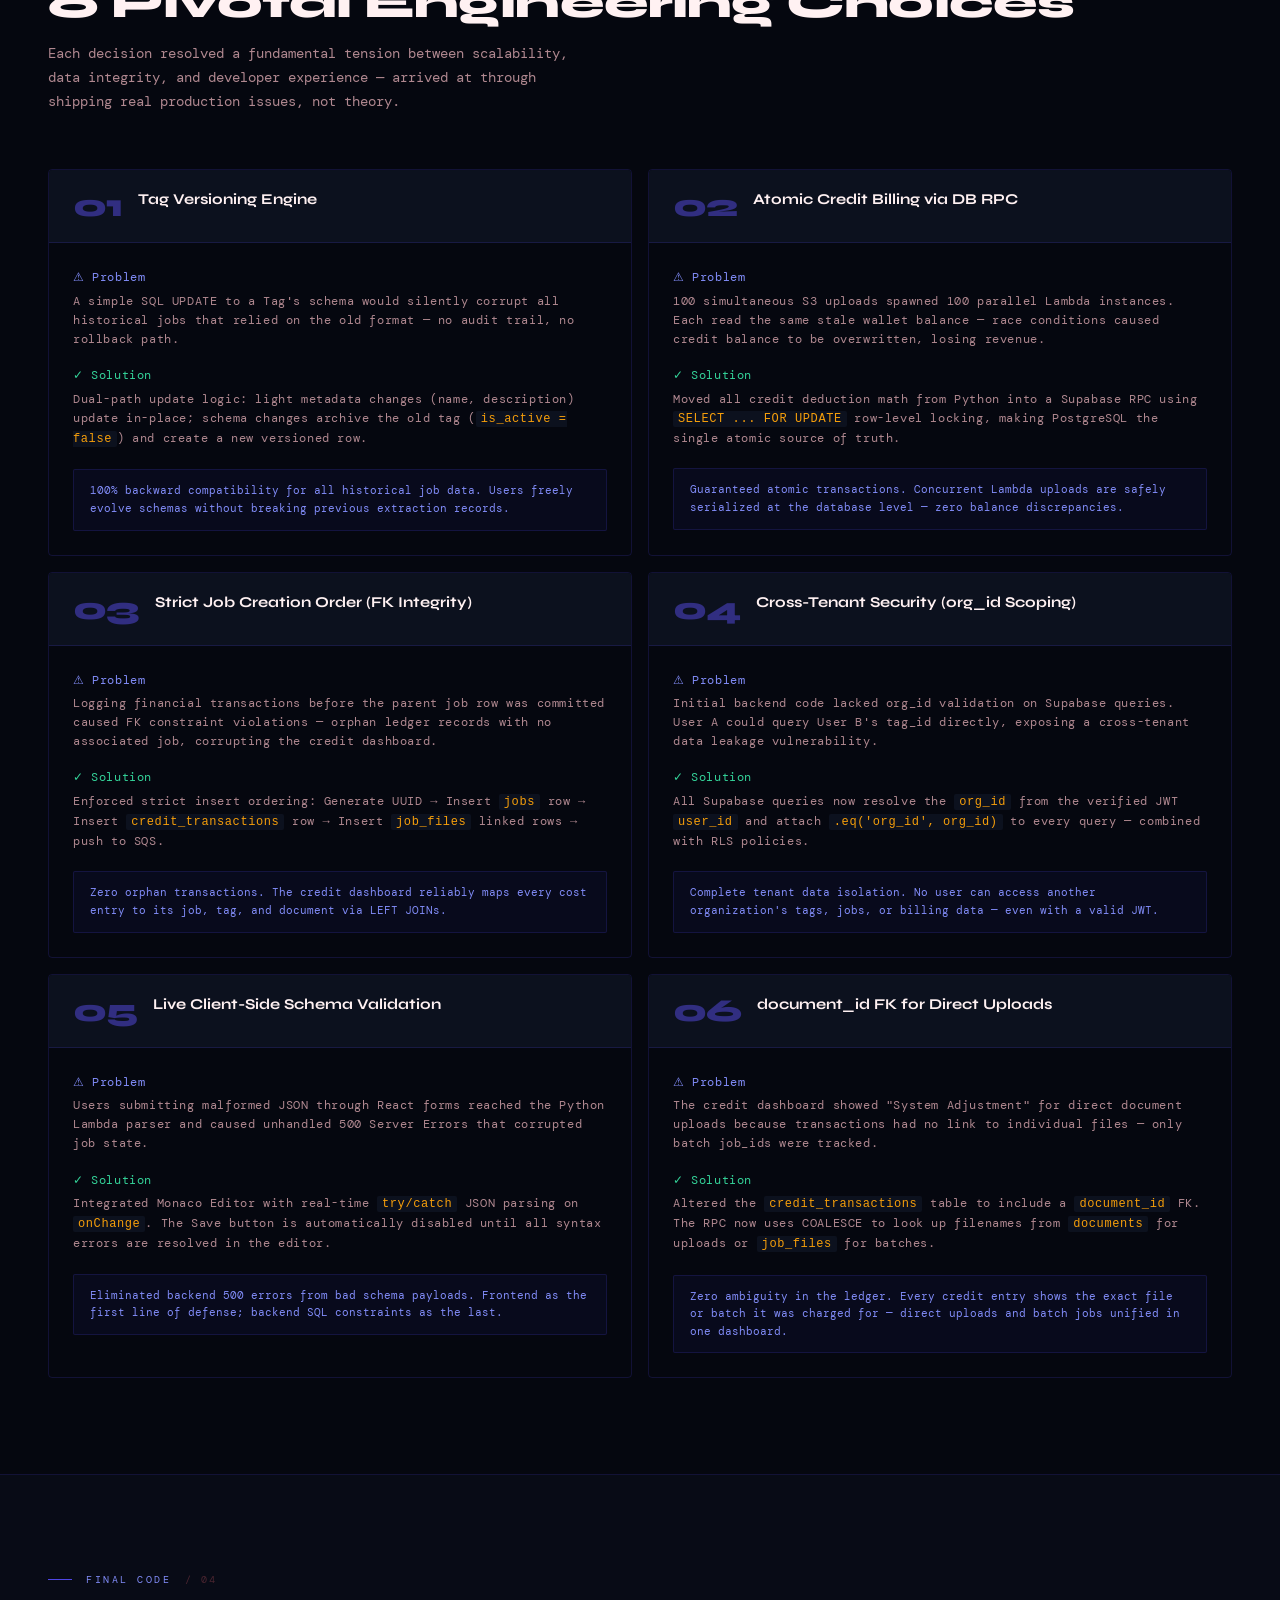
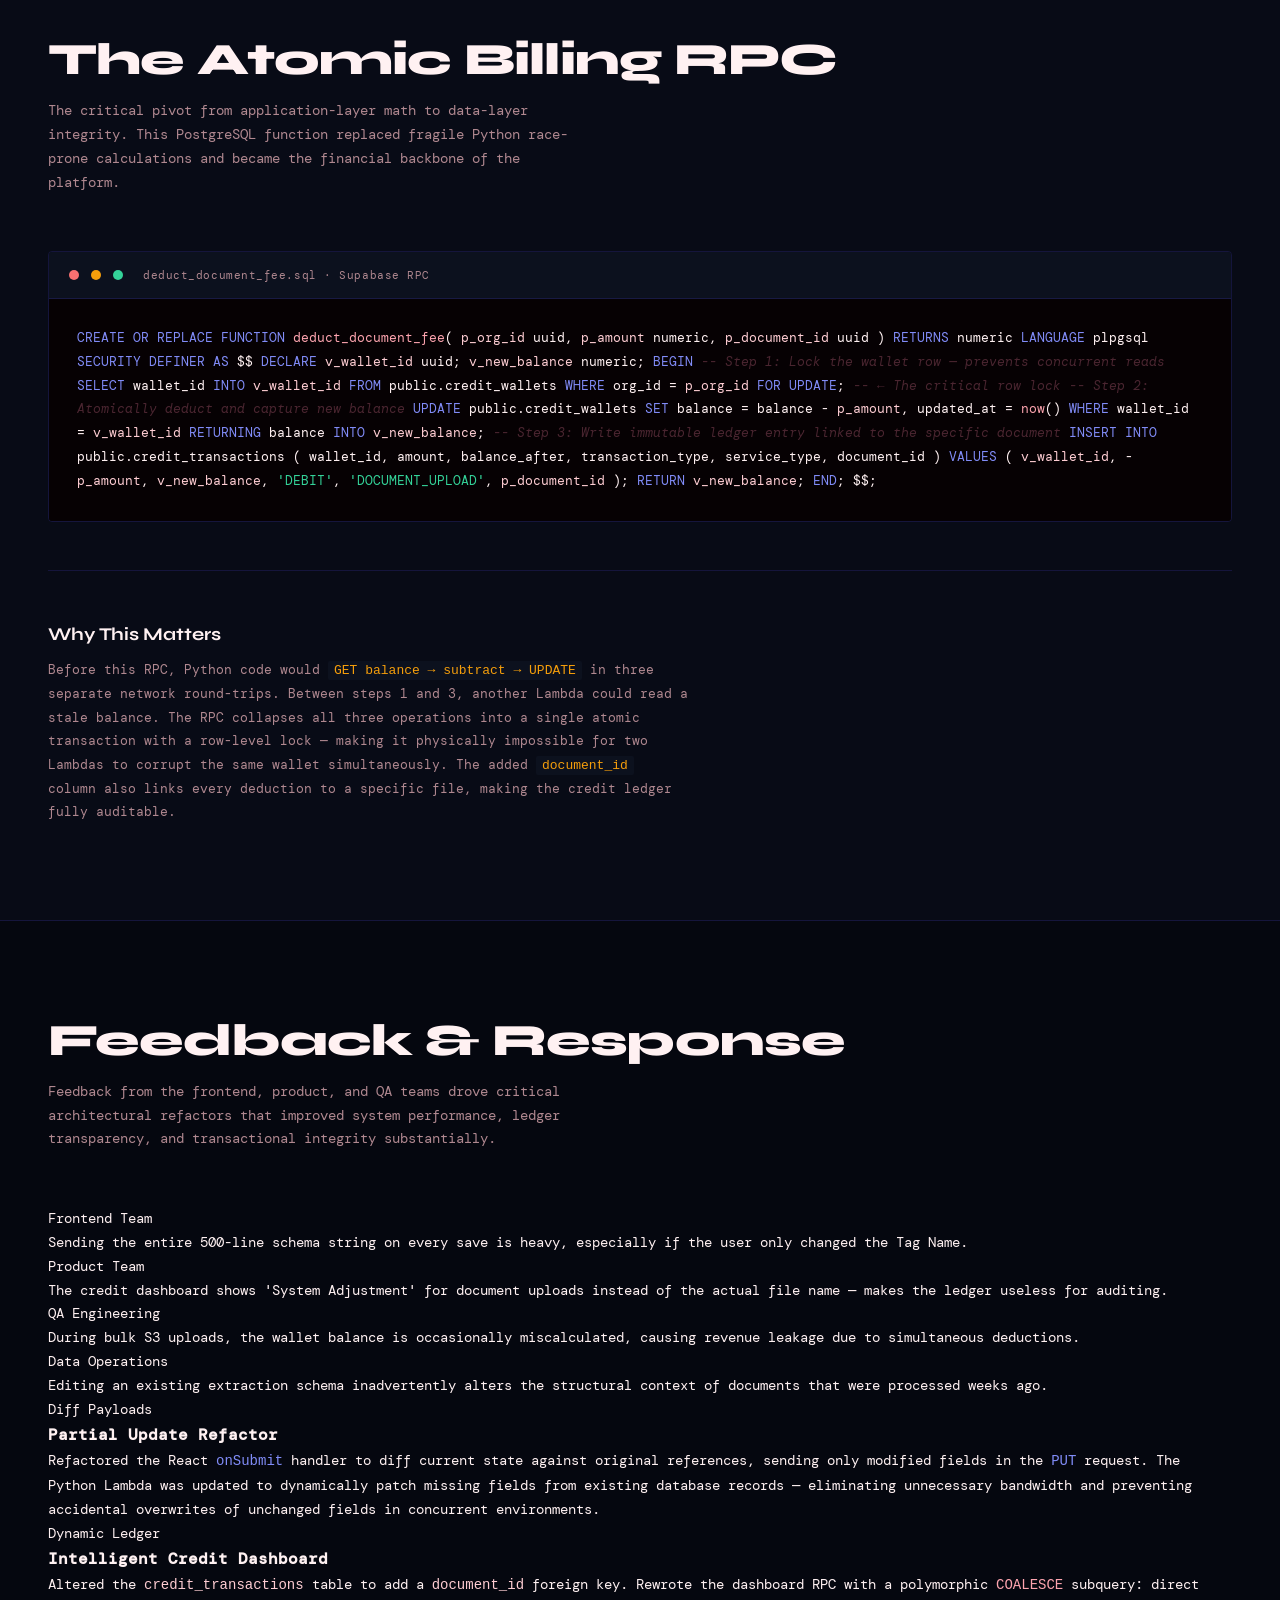
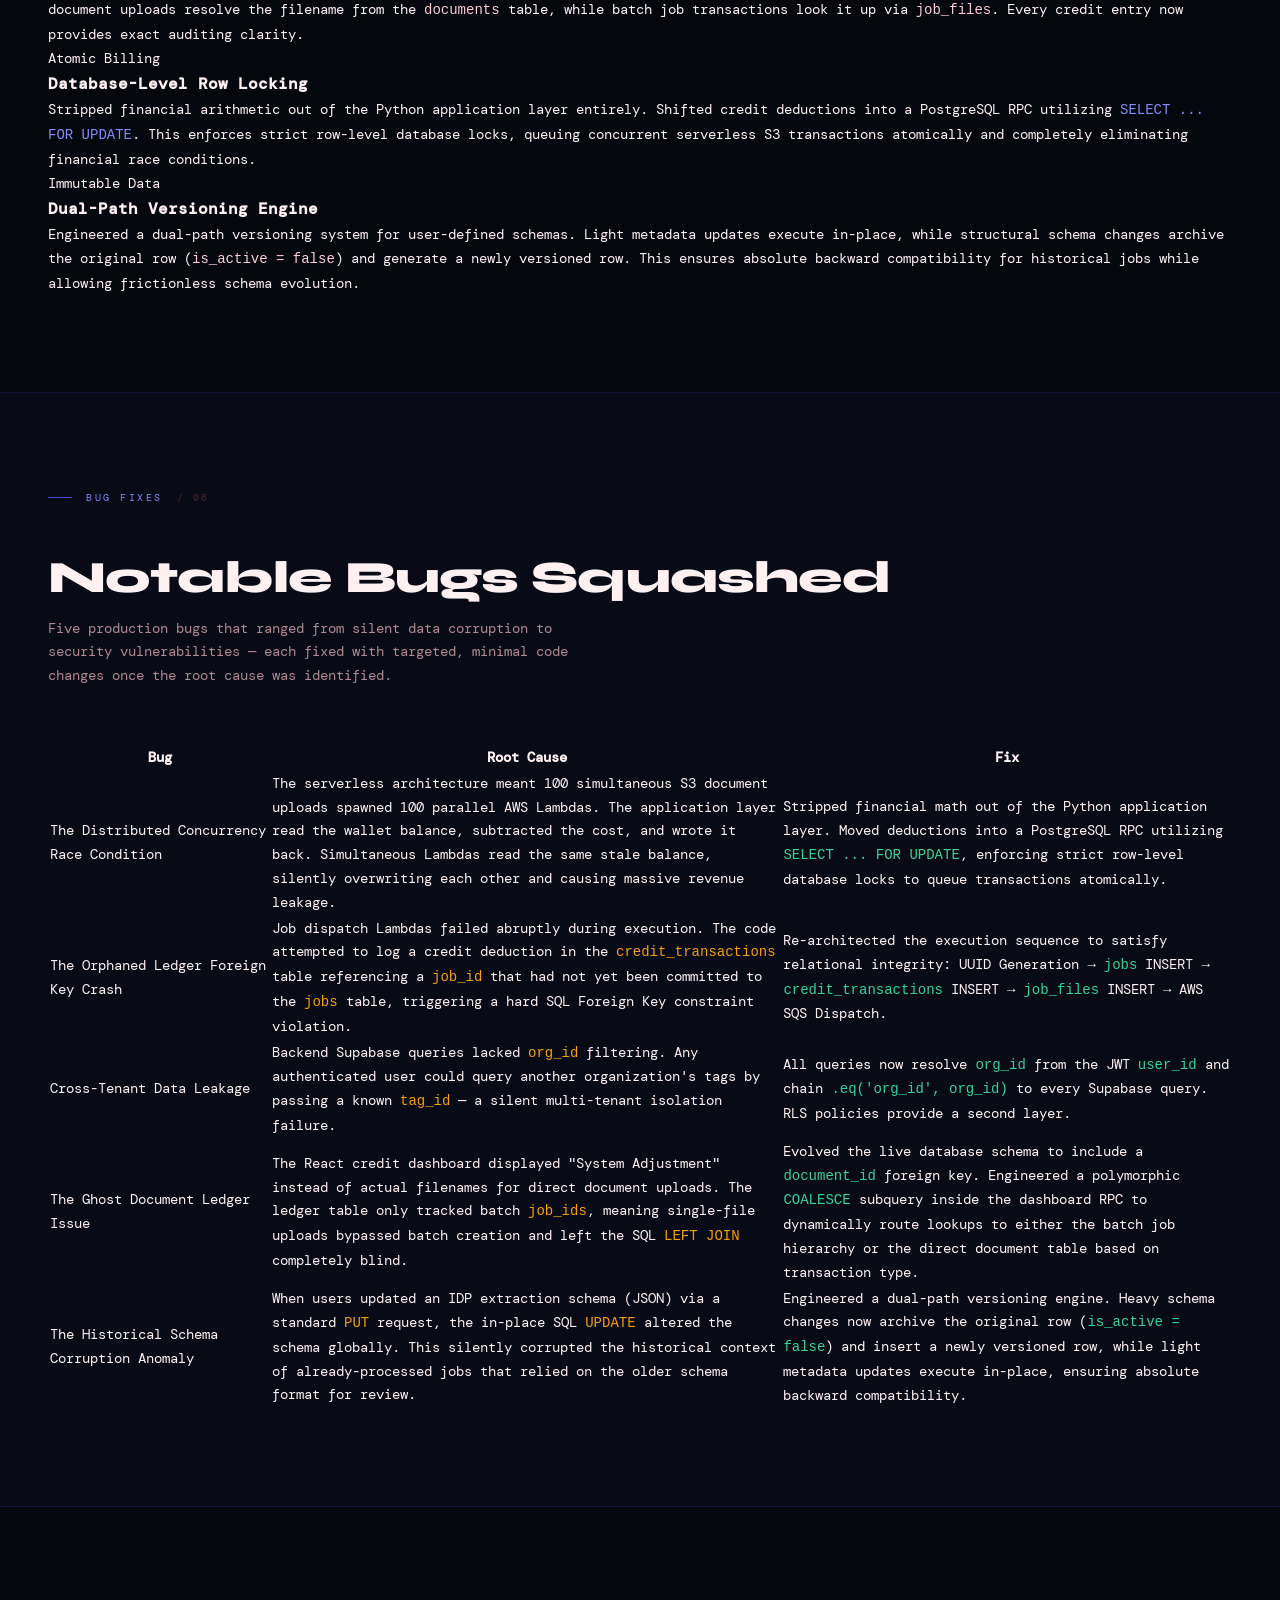
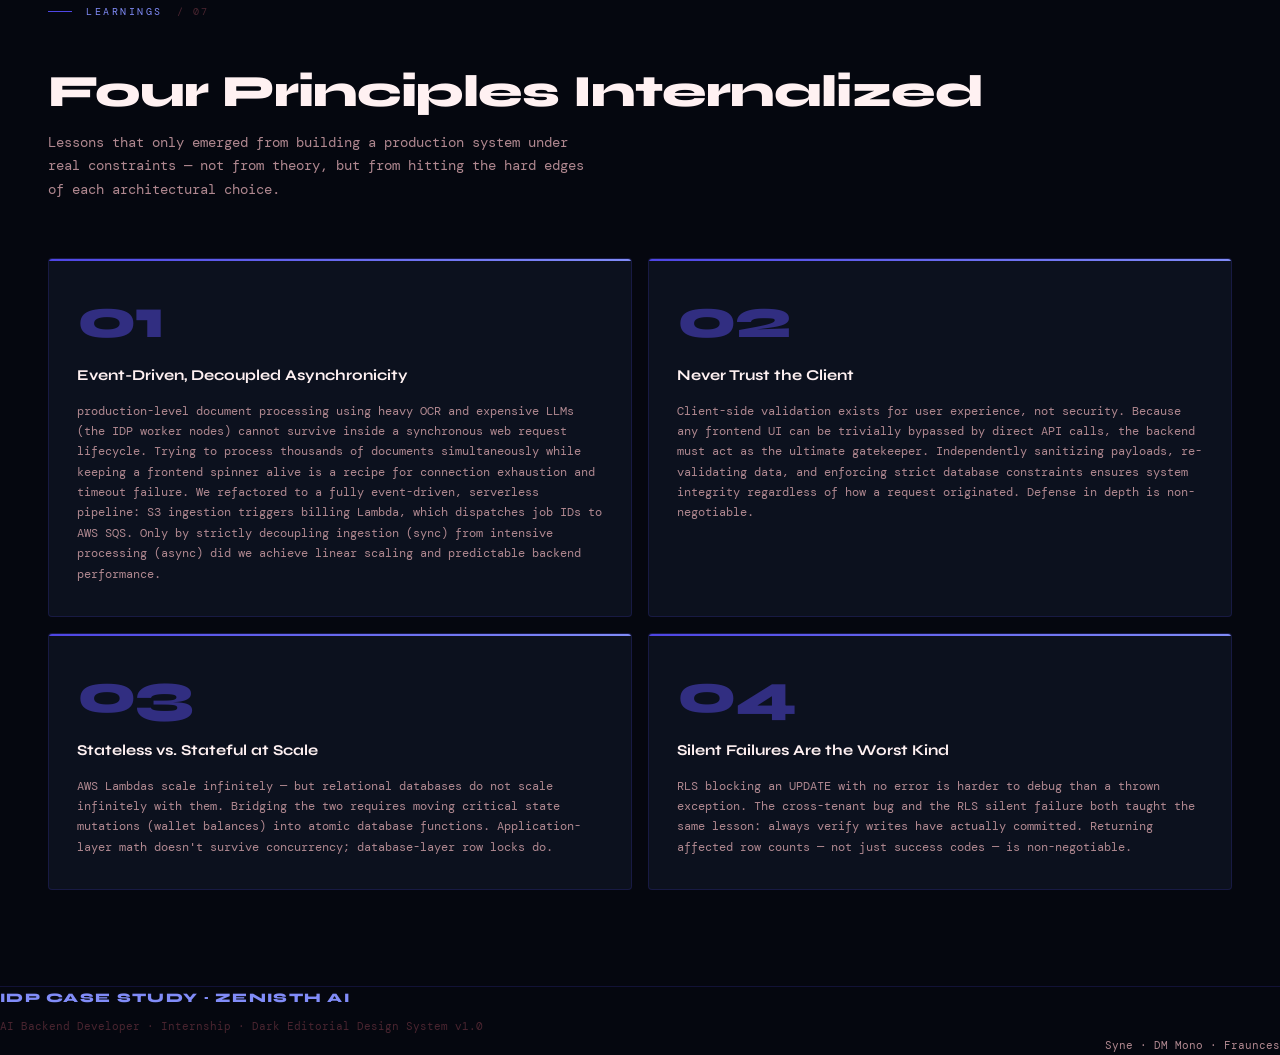
<file: idp-case-study.html>
<!DOCTYPE html>
<html lang="en">

<head>
  <meta charset="UTF-8">
  <meta name="viewport" content="width=device-width, initial-scale=1.0">
  <title>IDP Tool — Case Study · Zenisth AI</title>
  <meta name="description"
    content="A deep-dive case study on the Intelligent Document Processing (IDP) B2B SaaS platform built at Zenisth AI — covering atomic billing, schema versioning, AI extraction pipelines, and security design.">
  <link rel="preconnect" href="https://fonts.googleapis.com">
  <link rel="preconnect" href="https://fonts.gstatic.com" crossorigin>
  <link
    href="https://fonts.googleapis.com/css2?family=Syne:wght@400;600;700;800&family=DM+Mono:ital,wght@0,300;0,400;0,500;1,300&family=Fraunces:ital,opsz,wght@0,9..144,300;0,9..144,400;1,9..144,300;1,9..144,400&display=swap"
    rel="stylesheet">
  <link rel="stylesheet" href="idp-case-study.css">

</head>

<body>

  <div id="progress-bar"></div>
  <div class="cursor-glow" id="cursor-glow"></div>

  <!-- NAV -->
  <nav>
    <div class="nav-title">Zenisth AI — IDP Case Study</div>
    <div class="nav-links">
      <a href="#overview">Overview</a>
      <a href="#process">Architecture</a>
      <a href="#decisions">Decisions</a>
      <a href="#code">Code</a>
      <a href="#bugs">Bugs</a>
      <a href="#learnings">Learnings</a>
    </div>
  </nav>

  <!-- HERO -->
  <header class="hero">
    <div class="hero-scanline"></div>
    <div class="hero-eyebrow"><span>AI Backend Developer · Zenisth AI</span></div>
    <h1 class="hero-title">
      <span class="line1">Intelligent</span>
      <span class="line2">Document Processing</span>
    </h1>
    <p class="hero-sub">A serverless, event-driven B2B SaaS platform for dynamic document extraction, atomic credit
      billing, and schema-versioned AI processing at scale.</p>
    <div class="hero-meta">
      <div class="hero-meta-item">
        <div class="hero-meta-label">Role</div>
        <div class="hero-meta-value">AI Backend Developer</div>
      </div>
      <div class="hero-meta-item">
        <div class="hero-meta-label">Company</div>
        <div class="hero-meta-value">Zenisth AI</div>
      </div>
      <div class="hero-meta-item">
        <div class="hero-meta-label">Type</div>
        <div class="hero-meta-value">Internship</div>
      </div>
      <div class="hero-meta-item">
        <div class="hero-meta-label">Architecture</div>
        <div class="hero-meta-value">Serverless / Event-Driven</div>
      </div>
    </div>
    <div class="hero-tags">
      <span class="htag">AWS Lambda</span>
      <span class="htag">S3</span>
      <span class="htag">SQS</span>
      <span class="htag">API Gateway</span>
      <span class="htag">Supabase</span>
      <span class="htag">PostgreSQL</span>
      <span class="htag">Python</span>
      <span class="htag">React</span>
      <span class="htag">RTK Query</span>
      <span class="htag">Gemini API</span>
      <span class="htag">OCR</span>
    </div>
  </header>

  <!-- OVERVIEW -->
  <section class="section" id="overview">
    <div class="sec-label">
      <span class="sec-label-text">Overview</span>
      <span class="sec-label-num">/ 01</span>
    </div>

    <div class="stats-row reveal">
      <div class="stat-cell">
        <div class="stat-num">100</div>
        <div class="stat-label">Concurrent uploads handled atomically</div>
      </div>
      <div class="stat-cell">
        <div class="stat-num">0</div>
        <div class="stat-label">Orphan credit transactions in the ledger</div>
      </div>
      <div class="stat-cell">
        <div class="stat-num">100%</div>
        <div class="stat-label">Backward compatibility for historical job data</div>
      </div>
      <div class="stat-cell">
        <div class="stat-num">5</div>
        <div class="stat-label">Pivotal architectural decisions made</div>
      </div>
    </div>

    <h2 class="sec-title reveal">The Problem Space</h2>
    <p class="sec-desc reveal">Enterprise document extraction tools are rigid. When invoice formats change or new
      schemas
      are introduced, hardcoded systems fail silently. Organizations needed a scalable, secure platform where users
      could dynamically define and evolve JSON/CSV/XML extraction schemas — without breaking historical job data or
      causing billing inconsistencies under concurrent upload load.</p>

    <div class="divider-line"></div>

    <h3 style="font-family:'Syne',sans-serif;font-weight:700;font-size:18px;margin-bottom:24px;" class="reveal">Tech
      Stack</h3>
    <div class="stack-grid">
      <div class="stack-card reveal">
        <span class="stack-icon">⚡</span>
        <div class="stack-name">AWS Lambda</div>
        <div class="stack-role">Serverless compute · S3 event triggers</div>
      </div>
      <div class="stack-card reveal">
        <span class="stack-icon">🗄️</span>
        <div class="stack-name">S3 + SQS</div>
        <div class="stack-role">Document storage · Job dispatch queue</div>
      </div>
      <div class="stack-card reveal">
        <span class="stack-icon">🐘</span>
        <div class="stack-name">Supabase</div>
        <div class="stack-role">PostgreSQL · Auth · Atomic RPCs</div>
      </div>
      <div class="stack-card reveal">
        <span class="stack-icon">⚛️</span>
        <div class="stack-name">React + RTK Query</div>
        <div class="stack-role">Frontend · API caching · Mutations</div>
      </div>
      <div class="stack-card reveal">
        <span class="stack-icon">🐍</span>
        <div class="stack-name">Python</div>
        <div class="stack-role">Lambda functions · Supabase integration</div>
      </div>
      <div class="stack-card reveal">
        <span class="stack-icon">🤖</span>
        <div class="stack-name">Gemini 2.5 flash</div>
        <div class="stack-role">Structured JSON extraction · Schema parsing</div>
      </div>
      <div class="stack-card reveal">
        <span class="stack-icon">🔍</span>
        <div class="stack-name">Authentication</div>
        <div class="stack-role">Supabase Auth · JWT · Row-level security</div>
      </div>
      <div class="stack-card reveal">
        <span class="stack-icon">🎨</span>
        <div class="stack-name">Monaco Editor</div>
        <div class="stack-role">Live schema editing · Real-time validation</div>
      </div>
    </div>
  </section>

  <!-- PROCESS -->
  <section class="section" id="process">
    <div class="sec-label">
      <span class="sec-label-text">Architecture</span>
      <span class="sec-label-num">/ 02</span>
    </div>
    <h2 class="sec-title reveal">Event-Driven Process Flow</h2>
    <p class="sec-desc reveal">A highly decoupled, serverless architecture where each component handles a single
      responsibility — from schema definition at the client all the way to AI-powered structured extraction by worker
      nodes.</p>

    <div class="flow-grid reveal">
      <div class="flow-step">
        <div class="flow-step-num">01</div>
        <span class="flow-step-icon">📋</span>
        <div class="flow-step-title">Schema Management</div>
        <div class="flow-step-desc">Users define JSON/CSV/XML output formats ("Tags") via React frontend with live
          Monaco Editor for real-time try/catch syntax validation.</div>
        <div class="flow-connector"></div>
      </div>
      <div class="flow-step">
        <div class="flow-step-num">02</div>
        <span class="flow-step-icon">📤</span>
        <div class="flow-step-title">Document Ingestion</div>
        <div class="flow-step-desc">PDFs and images are uploaded directly to AWS S3. High-volume concurrent batch
          uploads are handled automatically by S3 event triggers.</div>
        <div class="flow-connector"></div>
      </div>
      <div class="flow-step">
        <div class="flow-step-num">03</div>
        <span class="flow-step-icon">⚡</span>
        <div class="flow-step-title">Lambda Event Trigger</div>
        <div class="flow-step-desc">S3 triggers a serverless Lambda that calculates file size (bytes → MB), page count,
          and determines the dynamic credit cost per document.</div>
      </div>
      <div class="flow-step">
        <div class="flow-step-num">04</div>
        <span class="flow-step-icon">🔒</span>
        <div class="flow-step-title">Atomic Billing</div>
        <div class="flow-step-desc">A PostgreSQL RPC uses SELECT FOR UPDATE row-level locking to safely deduct credits
          and log an immutable transaction — zero race conditions.</div>
        <div class="flow-connector"></div>
      </div>
      <div class="flow-step">
        <div class="flow-step-num">05</div>
        <span class="flow-step-icon">📦</span>
        <div class="flow-step-title">Job Dispatch</div>
        <div class="flow-step-desc">Strict ordering: UUID → insert jobs row → insert credit_transactions row → insert
          job_files rows → push jobId to SQS. FK integrity is guaranteed.</div>
        <div class="flow-connector"></div>
      </div>
      <div class="flow-step">
        <div class="flow-step-num">06</div>
        <span class="flow-step-icon">🤖</span>
        <div class="flow-step-title">AI Extraction</div>
        <div class="flow-step-desc">Worker nodes consume the SQS queue, running Gemini 2.5 flash
          to extract structured data from documents using user-defined Tags.</div>
      </div>
    </div>
  </section>

  <!-- CORE DECISIONS -->
  <section class="section" id="decisions">
    <div class="sec-label">
      <span class="sec-label-text">Core Decisions</span>
      <span class="sec-label-num">/ 03</span>
    </div>
    <h2 class="sec-title reveal">6 Pivotal Engineering Choices</h2>
    <p class="sec-desc reveal">Each decision resolved a fundamental tension between scalability, data integrity, and
      developer experience — arrived at through shipping real production issues, not theory.</p>

    <div class="decisions-grid">
      <div class="decision-card reveal">
        <div class="decision-card-header">
          <div class="decision-card-num">01</div>
          <div class="decision-card-title">Tag Versioning Engine</div>
        </div>
        <div class="decision-card-body">
          <div class="decision-problem">⚠ Problem
            <span>A simple SQL UPDATE to a Tag's schema would silently corrupt all historical jobs that relied on
              the old format — no audit trail, no rollback path.</span>
          </div>
          <div class="decision-solution">✓ Solution
            <span>Dual-path update logic: light metadata changes (name, description) update in-place; schema
              changes archive the old tag (<code
                style="color:var(--accent-amber);background:var(--bg3);padding:1px 5px;border-radius:2px;">is_active = false</code>)
              and create a new versioned row.</span>
          </div>
          <div class="decision-impact">100% backward compatibility for all historical job data. Users freely evolve
            schemas without breaking previous extraction records.</div>
        </div>
      </div>

      <div class="decision-card reveal">
        <div class="decision-card-header">
          <div class="decision-card-num">02</div>
          <div class="decision-card-title">Atomic Credit Billing via DB RPC</div>
        </div>
        <div class="decision-card-body">
          <div class="decision-problem">⚠ Problem
            <span>100 simultaneous S3 uploads spawned 100 parallel Lambda instances. Each read the same stale
              wallet balance — race conditions caused credit balance to be overwritten, losing revenue.</span>
          </div>
          <div class="decision-solution">✓ Solution
            <span>Moved all credit deduction math from Python into a Supabase RPC using
              <code
                style="color:var(--accent-amber);background:var(--bg3);padding:1px 5px;border-radius:2px;">SELECT ... FOR UPDATE</code>
              row-level locking, making PostgreSQL the single atomic source of truth.</span>
          </div>
          <div class="decision-impact">Guaranteed atomic transactions. Concurrent Lambda uploads are safely serialized
            at the database level — zero balance discrepancies.</div>
        </div>
      </div>

      <div class="decision-card reveal">
        <div class="decision-card-header">
          <div class="decision-card-num">03</div>
          <div class="decision-card-title">Strict Job Creation Order (FK Integrity)</div>
        </div>
        <div class="decision-card-body">
          <div class="decision-problem">⚠ Problem
            <span>Logging financial transactions before the parent job row was committed caused FK constraint
              violations — orphan ledger records with no associated job, corrupting the credit dashboard.</span>
          </div>
          <div class="decision-solution">✓ Solution
            <span>Enforced strict insert ordering: Generate UUID → Insert <code
                style="color:var(--accent-amber);background:var(--bg3);padding:1px 5px;border-radius:2px;">jobs</code>
              row → Insert
              <code
                style="color:var(--accent-amber);background:var(--bg3);padding:1px 5px;border-radius:2px;">credit_transactions</code>
              row → Insert <code
                style="color:var(--accent-amber);background:var(--bg3);padding:1px 5px;border-radius:2px;">job_files</code>
              linked rows → push to SQS.</span>
          </div>
          <div class="decision-impact">Zero orphan transactions. The credit dashboard reliably maps every cost entry
            to its job, tag, and document via LEFT JOINs.</div>
        </div>
      </div>

      <div class="decision-card reveal">
        <div class="decision-card-header">
          <div class="decision-card-num">04</div>
          <div class="decision-card-title">Cross-Tenant Security (org_id Scoping)</div>
        </div>
        <div class="decision-card-body">
          <div class="decision-problem">⚠ Problem
            <span>Initial backend code lacked org_id validation on Supabase queries. User A could query
              User B's tag_id directly, exposing a cross-tenant data leakage vulnerability.</span>
          </div>
          <div class="decision-solution">✓ Solution
            <span>All Supabase queries now resolve the
              <code
                style="color:var(--accent-amber);background:var(--bg3);padding:1px 5px;border-radius:2px;">org_id</code>
              from the verified JWT
              <code
                style="color:var(--accent-amber);background:var(--bg3);padding:1px 5px;border-radius:2px;">user_id</code>
              and attach
              <code
                style="color:var(--accent-amber);background:var(--bg3);padding:1px 5px;border-radius:2px;">.eq('org_id', org_id)</code>
              to every query — combined with RLS policies.</span>
          </div>
          <div class="decision-impact">Complete tenant data isolation. No user can access another organization's tags,
            jobs, or billing data — even with a valid JWT.</div>
        </div>
      </div>

      <div class="decision-card reveal">
        <div class="decision-card-header">
          <div class="decision-card-num">05</div>
          <div class="decision-card-title">Live Client-Side Schema Validation</div>
        </div>
        <div class="decision-card-body">
          <div class="decision-problem">⚠ Problem
            <span>Users submitting malformed JSON through React forms reached the Python Lambda parser and caused
              unhandled 500 Server Errors that corrupted job state.</span>
          </div>
          <div class="decision-solution">✓ Solution
            <span>Integrated Monaco Editor with real-time
              <code
                style="color:var(--accent-amber);background:var(--bg3);padding:1px 5px;border-radius:2px;">try/catch</code>
              JSON parsing on
              <code
                style="color:var(--accent-amber);background:var(--bg3);padding:1px 5px;border-radius:2px;">onChange</code>.
              The Save button is automatically disabled until all syntax errors are resolved in the editor.</span>
          </div>
          <div class="decision-impact">Eliminated backend 500 errors from bad schema payloads. Frontend as the first
            line of defense; backend SQL constraints as the last.</div>
        </div>
      </div>

      <div class="decision-card reveal">
        <div class="decision-card-header">
          <div class="decision-card-num">06</div>
          <div class="decision-card-title">document_id FK for Direct Uploads</div>
        </div>
        <div class="decision-card-body">
          <div class="decision-problem">⚠ Problem
            <span>The credit dashboard showed "System Adjustment" for direct document uploads because transactions
              had no link to individual files — only batch job_ids were tracked.</span>
          </div>
          <div class="decision-solution">✓ Solution
            <span>Altered the
              <code
                style="color:var(--accent-amber);background:var(--bg3);padding:1px 5px;border-radius:2px;">credit_transactions</code>
              table to include a
              <code
                style="color:var(--accent-amber);background:var(--bg3);padding:1px 5px;border-radius:2px;">document_id</code>
              FK. The RPC now uses COALESCE to look up filenames from <code
                style="color:var(--accent-amber);background:var(--bg3);padding:1px 5px;border-radius:2px;">documents</code>
              for uploads or <code
                style="color:var(--accent-amber);background:var(--bg3);padding:1px 5px;border-radius:2px;">job_files</code>
              for batches.</span>
          </div>
          <div class="decision-impact">Zero ambiguity in the ledger. Every credit entry shows the exact file or batch
            it was charged for — direct uploads and batch jobs unified in one dashboard.</div>
        </div>
      </div>
    </div>
  </section>

  <!-- CODE -->
  <section class="section" id="code">
    <div class="sec-label">
      <span class="sec-label-text">Final Code</span>
      <span class="sec-label-num">/ 04</span>
    </div>
    <h2 class="sec-title reveal">The Atomic Billing RPC</h2>
    <p class="sec-desc reveal">The critical pivot from application-layer math to data-layer integrity. This PostgreSQL
      function replaced fragile Python race-prone calculations and became the financial backbone of the platform.</p>

    <div class="code-block reveal">
      <div class="code-header">
        <div class="code-dot red"></div>
        <div class="code-dot yellow"></div>
        <div class="code-dot green"></div>
        <span class="code-filename">deduct_document_fee.sql · Supabase RPC</span>
      </div>
      <div class="code-body">
        <span class="kw">CREATE OR REPLACE FUNCTION</span> <span class="fn">deduct_document_fee</span>(
        <span class="var">p_org_id</span> uuid,
        <span class="var">p_amount</span> numeric,
        <span class="var">p_document_id</span> uuid
        )
        <span class="kw">RETURNS</span> numeric <span class="kw">LANGUAGE</span> plpgsql <span class="kw">SECURITY
          DEFINER</span> <span class="kw">AS</span> $$
        <span class="kw">DECLARE</span>
        <span class="var">v_wallet_id</span> uuid;
        <span class="var">v_new_balance</span> numeric;
        <span class="kw">BEGIN</span>
        <span class="cmt">-- Step 1: Lock the wallet row — prevents concurrent reads</span>
        <span class="kw">SELECT</span> wallet_id <span class="kw">INTO</span> <span class="var">v_wallet_id</span>
        <span class="kw">FROM</span> public.credit_wallets
        <span class="kw">WHERE</span> org_id = <span class="var">p_org_id</span>
        <span class="kw">FOR UPDATE</span>; <span class="cmt">-- ← The critical row lock</span>

        <span class="cmt">-- Step 2: Atomically deduct and capture new balance</span>
        <span class="kw">UPDATE</span> public.credit_wallets
        <span class="kw">SET</span>
        balance = balance - <span class="var">p_amount</span>,
        updated_at = <span class="fn">now</span>()
        <span class="kw">WHERE</span> wallet_id = <span class="var">v_wallet_id</span>
        <span class="kw">RETURNING</span> balance <span class="kw">INTO</span> <span class="var">v_new_balance</span>;

        <span class="cmt">-- Step 3: Write immutable ledger entry linked to the specific document</span>
        <span class="kw">INSERT INTO</span> public.credit_transactions (
        wallet_id,
        amount,
        balance_after,
        transaction_type,
        service_type,
        document_id
        ) <span class="kw">VALUES</span> (
        <span class="var">v_wallet_id</span>,
        -<span class="var">p_amount</span>,
        <span class="var">v_new_balance</span>,
        <span class="str">'DEBIT'</span>,
        <span class="str">'DOCUMENT_UPLOAD'</span>,
        <span class="var">p_document_id</span>
        );

        <span class="kw">RETURN</span> <span class="var">v_new_balance</span>;
        <span class="kw">END</span>;
        $$;
      </div>
    </div>

    <div class="divider-line"></div>

    <h3 style="font-family:'Syne',sans-serif;font-weight:700;font-size:18px;margin-bottom:8px;" class="reveal">Why This
      Matters</h3>
    <p style="color:var(--text-muted);font-size:13px;max-width:640px;line-height:1.8;" class="reveal">Before this RPC,
      Python code would <code
        style="color:var(--accent-amber);background:var(--bg3);padding:2px 6px;border-radius:2px;">GET balance → subtract → UPDATE</code>
      in three separate network round-trips. Between steps 1 and 3, another Lambda could read a stale balance. The RPC
      collapses all three operations into a single atomic transaction with a row-level lock — making it physically
      impossible for two Lambdas to corrupt the same wallet simultaneously. The added <code
        style="color:var(--accent-amber);background:var(--bg3);padding:2px 6px;border-radius:2px;">document_id</code>
      column also links every deduction to a specific file, making the credit ledger fully auditable.</p>
  </section>

  <!-- FEEDBACK & ITERATION -->
  <section class="section" id="feedback">
    <h2 class="sec-title reveal">Feedback & Response</h2>
    <p class="sec-desc reveal">Feedback from the frontend, product, and QA teams drove critical architectural refactors
      that improved system performance, ledger transparency, and transactional integrity substantially.</p>

    <div class="feedback-grid reveal">

      <div class="feedback-card">
        <div class="feedback-from">Frontend Team</div>
        <div class="feedback-quote">Sending the entire 500-line schema string on every save is heavy, especially if the
          user only changed the Tag Name.</div>
      </div>

      <div class="feedback-card">
        <div class="feedback-from">Product Team</div>
        <div class="feedback-quote">The credit dashboard shows 'System Adjustment' for document uploads instead of the
          actual file name — makes the ledger useless for auditing.</div>
      </div>

      <div class="feedback-card">
        <div class="feedback-from">QA Engineering</div>
        <div class="feedback-quote">During bulk S3 uploads, the wallet balance is occasionally miscalculated, causing
          revenue leakage due to simultaneous deductions.</div>
      </div>

      <div class="feedback-card">
        <div class="feedback-from">Data Operations</div>
        <div class="feedback-quote">Editing an existing extraction schema inadvertently alters the structural context of
          documents that were processed weeks ago.</div>
      </div>

    </div>

    <div class="iteration-list reveal">

      <div class="iteration-row">
        <div>
          <span class="iteration-tag">Diff Payloads</span>
        </div>
        <div>
          <h3 class="iteration-title">Partial Update Refactor</h3>
          <p class="iteration-desc">Refactored the React <code class="kw">onSubmit</code> handler to diff current state
            against original references, sending only modified fields in the <code class="kw">PUT</code> request. The
            Python Lambda was updated to dynamically patch missing fields from existing database records — eliminating
            unnecessary bandwidth and preventing accidental overwrites of unchanged fields in concurrent environments.
          </p>
        </div>
      </div>

      <div class="iteration-row">
        <div>
          <span class="iteration-tag">Dynamic Ledger</span>
        </div>
        <div>
          <h3 class="iteration-title">Intelligent Credit Dashboard</h3>
          <p class="iteration-desc">Altered the <code class="var">credit_transactions</code> table to add a <code
              class="var">document_id</code> foreign key. Rewrote the dashboard RPC with a polymorphic <code
              class="fn">COALESCE</code> subquery: direct document uploads resolve the filename from the <code
              class="var">documents</code> table, while batch job transactions look it up via <code
              class="var">job_files</code>. Every credit entry now provides exact auditing clarity.</p>
        </div>
      </div>

      <div class="iteration-row">
        <div>
          <span class="iteration-tag">Atomic Billing</span>
        </div>
        <div>
          <h3 class="iteration-title">Database-Level Row Locking</h3>
          <p class="iteration-desc">Stripped financial arithmetic out of the Python application layer entirely. Shifted
            credit deductions into a PostgreSQL RPC utilizing <code class="kw">SELECT ... FOR UPDATE</code>. This
            enforces strict row-level database locks, queuing concurrent serverless S3 transactions atomically and
            completely eliminating financial race conditions.</p>
        </div>
      </div>

      <div class="iteration-row">
        <div>
          <span class="iteration-tag">Immutable Data</span>
        </div>
        <div>
          <h3 class="iteration-title">Dual-Path Versioning Engine</h3>
          <p class="iteration-desc">Engineered a dual-path versioning system for user-defined schemas. Light metadata
            updates execute in-place, while structural schema changes archive the original row (<code
              class="var">is_active = false</code>) and generate a newly versioned row. This ensures absolute backward
            compatibility for historical jobs while allowing frictionless schema evolution.</p>
        </div>
      </div>

    </div>
  </section>

  <!-- BUGS -->
  <section class="section" id="bugs">
    <div class="sec-label">
      <span class="sec-label-text">Bug Fixes</span>
      <span class="sec-label-num">/ 06</span>
    </div>
    <h2 class="sec-title reveal">Notable Bugs Squashed</h2>
    <p class="sec-desc reveal">Five production bugs that ranged from silent data corruption to security vulnerabilities
      — each fixed with targeted, minimal code changes once the root cause was identified.</p>

    <table class="bug-table reveal">
      <thead>
        <tr>
          <th style="width:220px;">Bug</th>
          <th>Root Cause</th>
          <th>Fix</th>
        </tr>
      </thead>
      <tbody>
        <tr>
          <td>
            <div class="bug-name">The Distributed Concurrency Race Condition</div>
          </td>
          <td>
            <div class="bug-cause">The serverless architecture meant 100 simultaneous S3 document uploads spawned 100
              parallel AWS Lambdas. The application layer read the wallet balance, subtracted the cost, and wrote it
              back. Simultaneous Lambdas read the same stale balance, silently overwriting each other and causing
              massive revenue leakage.
            </div>
          </td>
          <td>
            <div class="bug-fix">Stripped financial math out of the Python application layer. Moved deductions into a
              PostgreSQL RPC utilizing <code style="color:var(--accent-green);">SELECT ... FOR UPDATE</code>, enforcing
              strict row-level database locks to queue transactions atomically.</div>
          </td>
        </tr>
        <tr>
          <td>
            <div class="bug-name">The Orphaned Ledger Foreign Key Crash</div>
          </td>
          <td>
            <div class="bug-cause">Job dispatch Lambdas failed abruptly during execution. The code attempted to log a
              credit deduction in the <code style="color:var(--accent-amber);">credit_transactions</code> table
              referencing a <code style="color:var(--accent-amber);">job_id</code> that had not yet been committed to
              the <code style="color:var(--accent-amber);">jobs</code> table, triggering a hard SQL Foreign Key
              constraint violation.</div>
          </td>
          <td>
            <div class="bug-fix">Re-architected the execution sequence to satisfy relational integrity: UUID Generation
              → <code style="color:var(--accent-green);">jobs</code> INSERT → <code
                style="color:var(--accent-green);">credit_transactions</code> INSERT → <code
                style="color:var(--accent-green);">job_files</code> INSERT → AWS SQS Dispatch.
            </div>
          </td>
        </tr>
        <tr>
          <td>
            <div class="bug-name">Cross-Tenant Data Leakage</div>
          </td>
          <td>
            <div class="bug-cause">Backend Supabase queries lacked <code
                style="color:var(--accent-amber);">org_id</code> filtering. Any authenticated user could query
              another organization's tags by passing a known <code style="color:var(--accent-amber);">tag_id</code> — a
              silent multi-tenant isolation
              failure.</div>
          </td>
          <td>
            <div class="bug-fix">All queries now resolve <code style="color:var(--accent-green);">org_id</code> from the
              JWT <code style="color:var(--accent-green);">user_id</code> and chain
              <code style="color:var(--accent-green);">.eq('org_id', org_id)</code> to every Supabase query. RLS
              policies provide a second layer.
            </div>
          </td>
        </tr>
        <tr>
          <td>
            <div class="bug-name">The Ghost Document Ledger Issue</div>
          </td>
          <td>
            <div class="bug-cause">The React credit dashboard displayed "System Adjustment" instead of actual filenames
              for direct document uploads. The ledger table only tracked batch <code
                style="color:var(--accent-amber);">job_ids</code>, meaning single-file uploads bypassed batch creation
              and left the SQL <code style="color:var(--accent-amber);">LEFT JOIN</code> completely blind.</div>
          </td>
          <td>
            <div class="bug-fix">Evolved the live database schema to include a <code
                style="color:var(--accent-green);">document_id</code> foreign key. Engineered a polymorphic <code
                style="color:var(--accent-green);">COALESCE</code> subquery inside the dashboard RPC to dynamically
              route lookups to either the batch job hierarchy or the direct document table based on transaction type.
            </div>
          </td>
        </tr>
        <tr>
          <td>
            <div class="bug-name">The Historical Schema Corruption Anomaly</div>
          </td>
          <td>
            <div class="bug-cause">When users updated an IDP extraction schema (JSON) via a standard <code
                style="color:var(--accent-amber);">PUT</code> request, the in-place SQL <code
                style="color:var(--accent-amber);">UPDATE</code> altered the schema globally. This silently corrupted
              the historical context of already-processed jobs that relied on the older schema format for review.
            </div>
          </td>
          <td>
            <div class="bug-fix">Engineered a dual-path versioning engine. Heavy schema changes now archive the original
              row (<code style="color:var(--accent-green);">is_active = false</code>) and insert a newly versioned row,
              while light metadata updates execute in-place, ensuring absolute backward compatibility.</div>
          </td>
        </tr>
      </tbody>
    </table>
  </section>

  <!-- LEARNINGS -->
  <section class="section" id="learnings">
    <div class="sec-label">
      <span class="sec-label-text">Learnings</span>
      <span class="sec-label-num">/ 07</span>
    </div>
    <h2 class="sec-title reveal">Four Principles Internalized</h2>
    <p class="sec-desc reveal">Lessons that only emerged from building a production system under real constraints — not
      from theory, but from hitting the hard edges of each architectural choice.</p>

    <div class="learnings-grid" style="grid-template-columns: repeat(2, 1fr);">
      <div class="learning-card reveal">
        <div class="learning-num">01</div>
        <div class="learning-title">Event-Driven, Decoupled Asynchronicity</div>
        <div class="learning-desc">production-level document processing using heavy OCR and expensive LLMs (the IDP
          worker nodes) cannot survive inside a synchronous web request lifecycle. Trying to process thousands of
          documents simultaneously while keeping a frontend spinner alive is a recipe for connection exhaustion and
          timeout failure. We refactored to a fully event-driven, serverless pipeline: S3 ingestion triggers billing
          Lambda, which dispatches job IDs to AWS SQS. Only by strictly decoupling ingestion (sync) from intensive
          processing (async) did we achieve linear scaling and predictable backend performance.</div>
      </div>
      <div class="learning-card reveal">
        <div class="learning-num">02</div>
        <div class="learning-title">Never Trust the Client</div>
        <div class="learning-desc">Client-side validation exists for user experience, not security. Because any frontend
          UI can be trivially bypassed by direct API calls, the backend must act as the ultimate gatekeeper.
          Independently sanitizing payloads, re-validating data, and enforcing strict database constraints ensures
          system integrity regardless of how a request originated. Defense in depth is non-negotiable.</div>
      </div>
      <div class="learning-card reveal">
        <div class="learning-num">03</div>
        <div class="learning-title">Stateless vs. Stateful at Scale</div>
        <div class="learning-desc">AWS Lambdas scale infinitely — but relational databases do not scale infinitely with
          them. Bridging the two requires moving critical state mutations (wallet balances) into atomic database
          functions. Application-layer math doesn't survive concurrency; database-layer row locks do.</div>
      </div>
      <div class="learning-card reveal">
        <div class="learning-num">04</div>
        <div class="learning-title">Silent Failures Are the Worst Kind</div>
        <div class="learning-desc">RLS blocking an UPDATE with no error is harder to debug than a thrown exception.
          The cross-tenant bug and the RLS silent failure both taught the same lesson: always verify writes have
          actually committed. Returning affected row counts — not just success codes — is non-negotiable.</div>
      </div>
    </div>
  </section>

  <!-- FOOTER -->
  <footer>
    <div>
      <div class="footer-brand">IDP Case Study · Zenisth AI</div>
      <p style="font-size:11px;color:var(--text-dim);margin-top:8px;">AI Backend Developer · Internship · Dark Editorial
        Design System v1.0</p>
    </div>
    <div class="footer-note">
      <p style="color:var(--text-muted);">Syne · DM Mono · Fraunces</p>
      <p style="color:var(--text-dim);margin-top:4px;">AWS · Supabase · Python · React · PostgreSQL</p>
    </div>
  </footer>

  <script>
    // ── SCROLL PROGRESS BAR ──
    const progressBar = document.getElementById('progress-bar');
    window.addEventListener('scroll', () => {
      const scrollTop = window.scrollY;
      const docHeight = document.documentElement.scrollHeight - window.innerHeight;
      const pct = docHeight > 0 ? (scrollTop / docHeight) * 100 : 0;
      progressBar.style.width = pct + '%';
    });

    // ── CURSOR GLOW ──
    const cursorGlow = document.getElementById('cursor-glow');
    document.addEventListener('mousemove', (e) => {
      cursorGlow.style.left = e.clientX + 'px';
      cursorGlow.style.top = e.clientY + 'px';
    });

    // ── INTERSECTION OBSERVER — SCROLL REVEAL ──
    const reveals = document.querySelectorAll('.reveal');
    const observer = new IntersectionObserver((entries) => {
      entries.forEach(entry => {
        if (entry.isIntersecting) {
          entry.target.classList.add('visible');
          observer.unobserve(entry.target);
        }
      });
    }, { threshold: 0.08, rootMargin: '0px 0px -40px 0px' });

    reveals.forEach((el, i) => {
      el.style.transitionDelay = (i % 4) * 0.07 + 's';
      observer.observe(el);
    });

    // ── COUNTER ANIMATION ──
    function animateCounter(el, target, suffix = '', duration = 1200) {
      let start = null;
      const step = (timestamp) => {
        if (!start) start = timestamp;
        const progress = Math.min((timestamp - start) / duration, 1);
        const eased = 1 - Math.pow(1 - progress, 3);
        const current = Math.floor(eased * target);
        el.textContent = (current === 0 && target === 0 ? '0' : current) + suffix;
        if (progress < 1) requestAnimationFrame(step);
        else el.textContent = target + suffix;
      };
      requestAnimationFrame(step);
    }

    const statNums = document.querySelectorAll('.stat-num');
    const statData = [
      { val: 100, suffix: '' },
      { val: 0, suffix: '' },
      { val: 100, suffix: '%' },
      { val: 5, suffix: '' },
    ];

    const statObserver = new IntersectionObserver((entries) => {
      entries.forEach(entry => {
        if (entry.isIntersecting) {
          const idx = [...statNums].indexOf(entry.target);
          if (idx !== -1) {
            animateCounter(entry.target, statData[idx].val, statData[idx].suffix);
          }
          statObserver.unobserve(entry.target);
        }
      });
    }, { threshold: 0.5 });

    statNums.forEach(el => statObserver.observe(el));

    // ── FLOW STEP STAGGER HOVER ──
    document.querySelectorAll('.flow-step').forEach((step, i) => {
      step.style.transitionDelay = i * 0.04 + 's';
    });

    // ── DECISION CARD MAGNETIC HOVER ──
    document.querySelectorAll('.decision-card').forEach(card => {
      card.addEventListener('mousemove', (e) => {
        const rect = card.getBoundingClientRect();
        const x = (e.clientX - rect.left) / rect.width - 0.5;
        const y = (e.clientY - rect.top) / rect.height - 0.5;
        card.style.transform = `translateY(-4px) rotateX(${-y * 3}deg) rotateY(${x * 3}deg)`;
      });
      card.addEventListener('mouseleave', () => {
        card.style.transform = 'translateY(0) rotateX(0) rotateY(0)';
      });
    });
  </script>
</body>

</html>
</file>
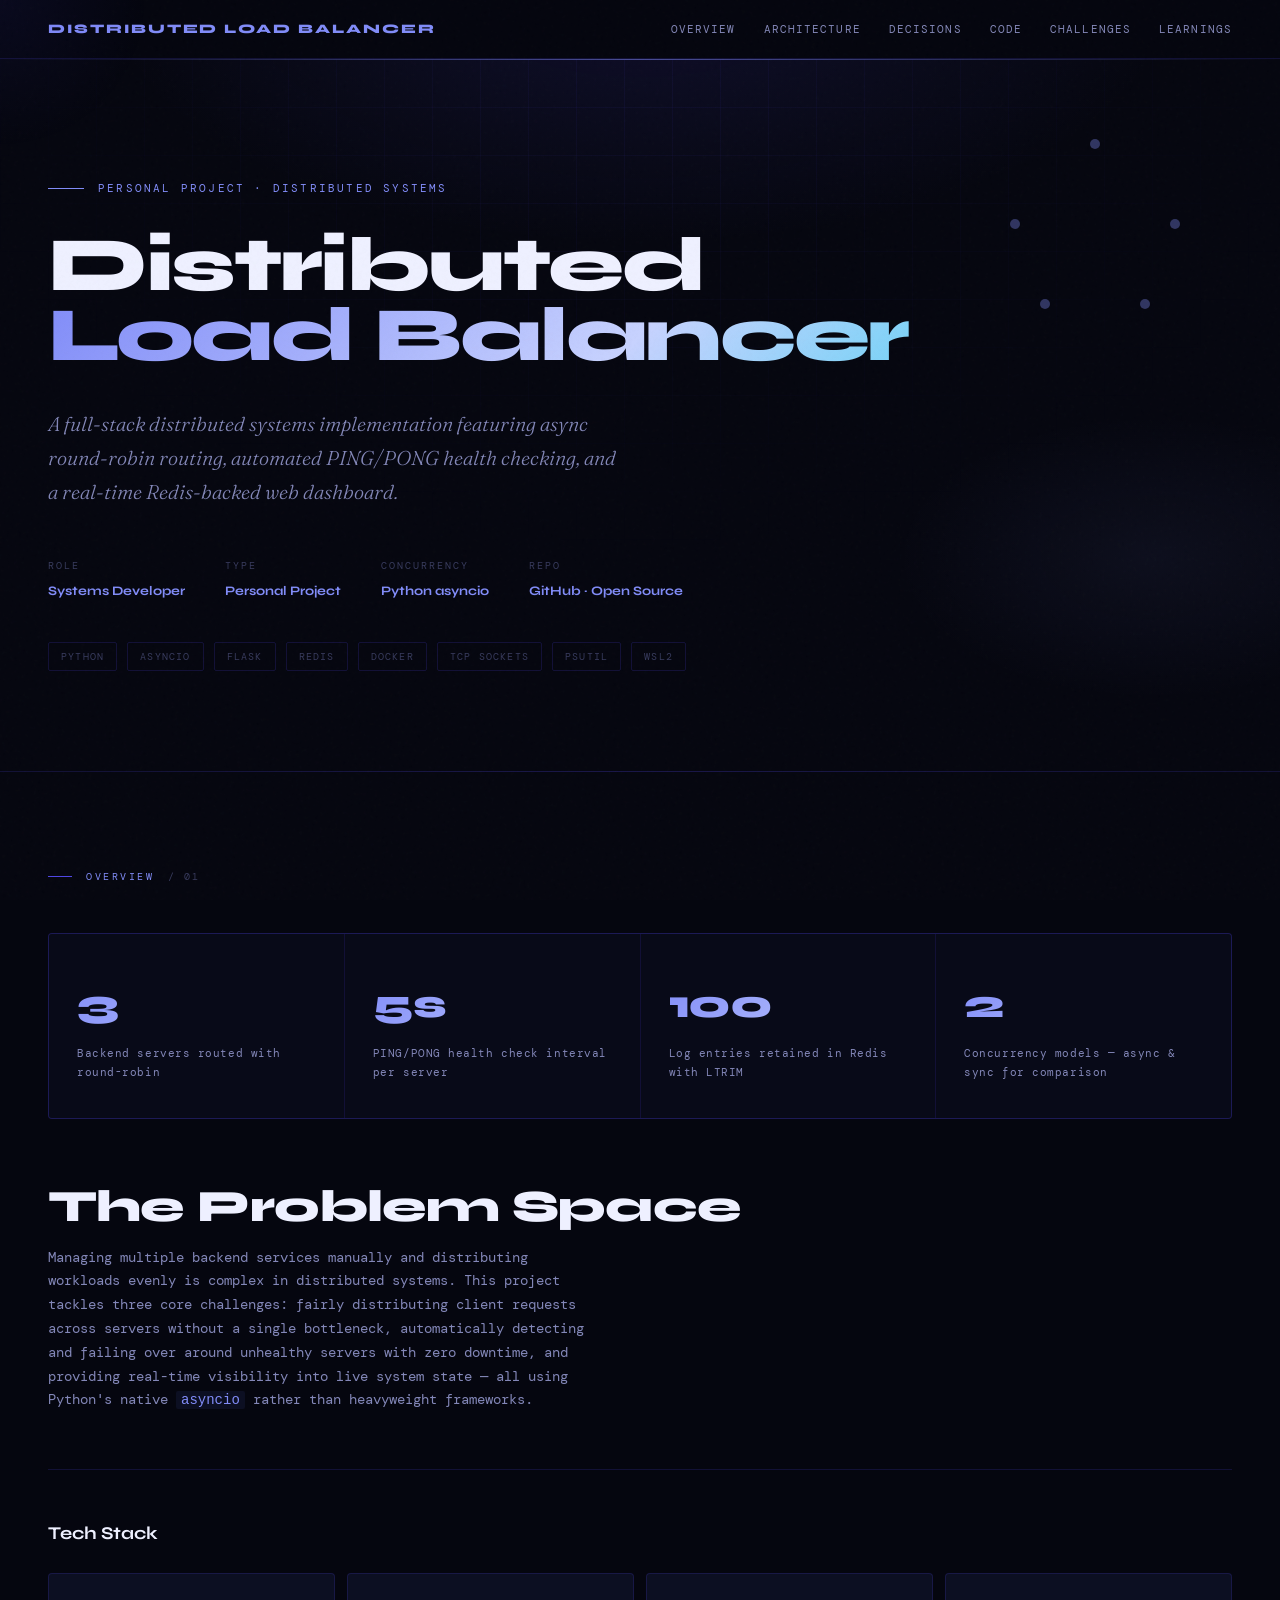
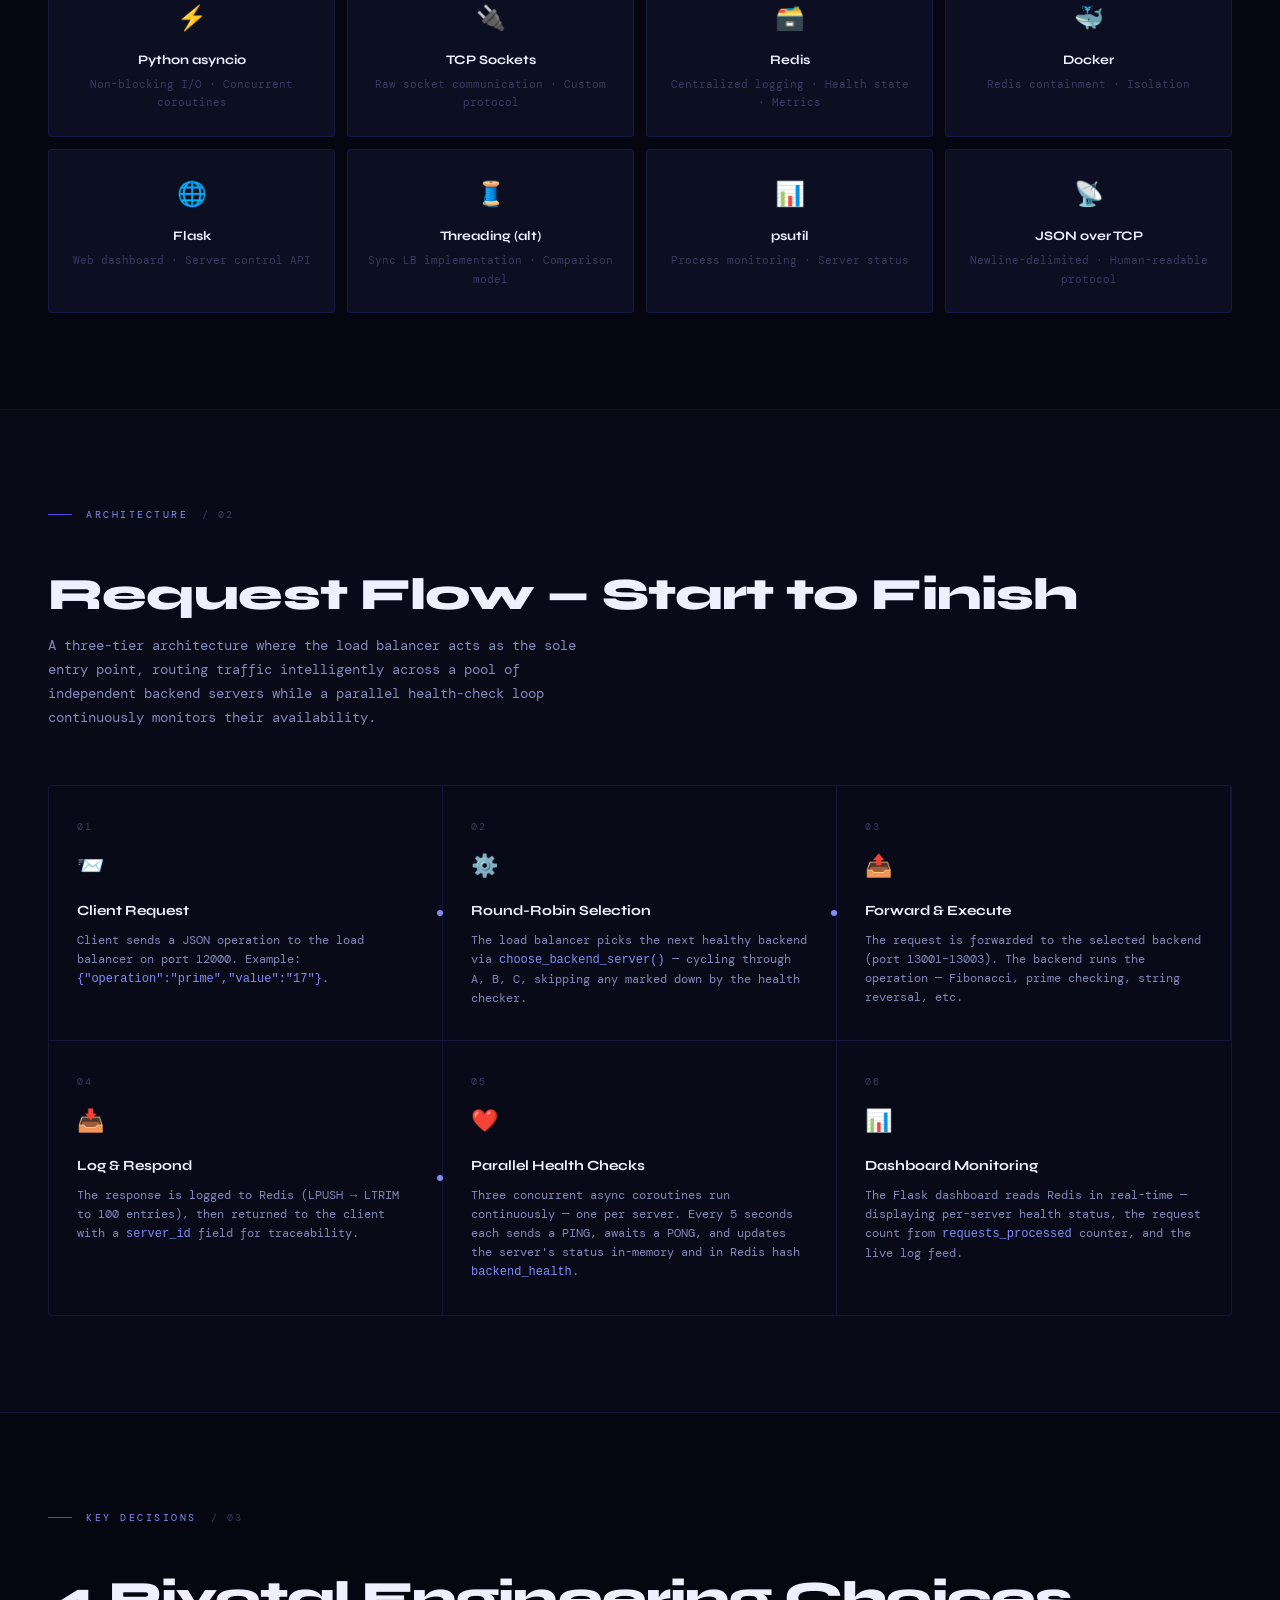
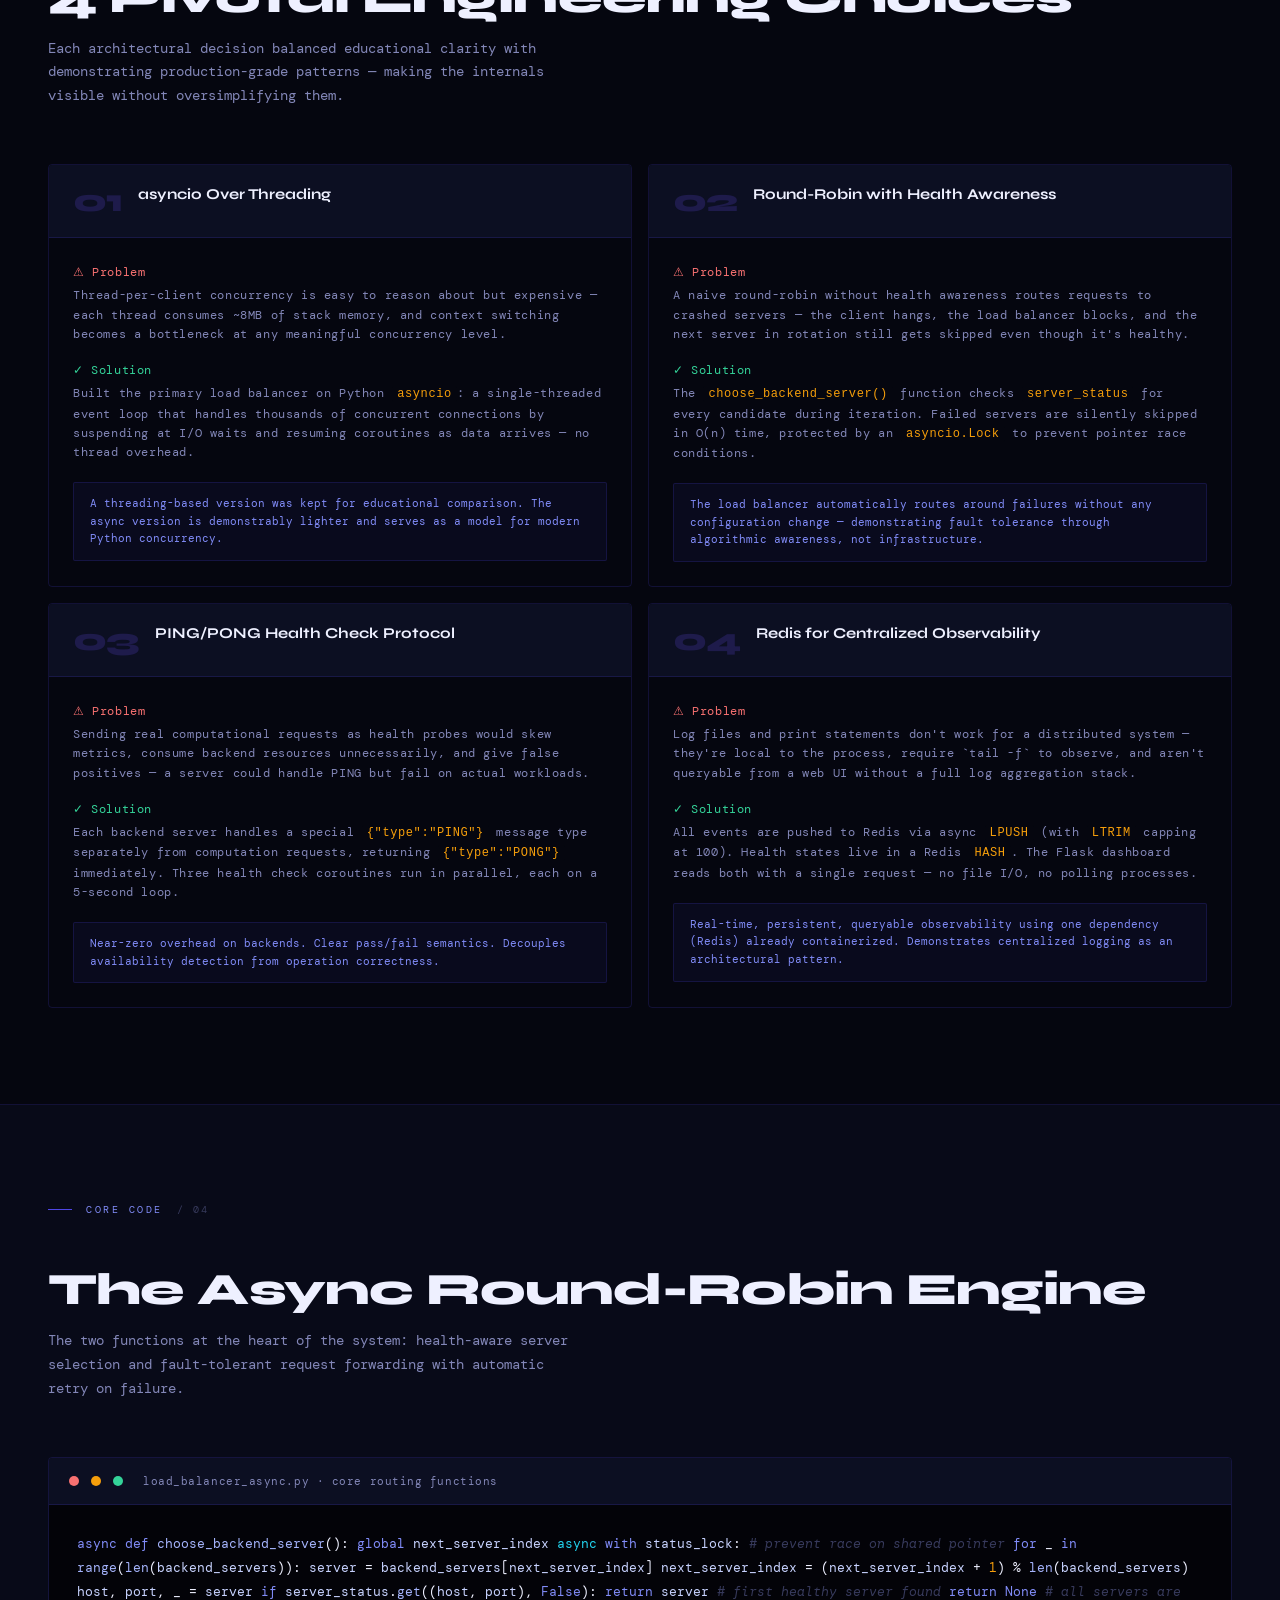
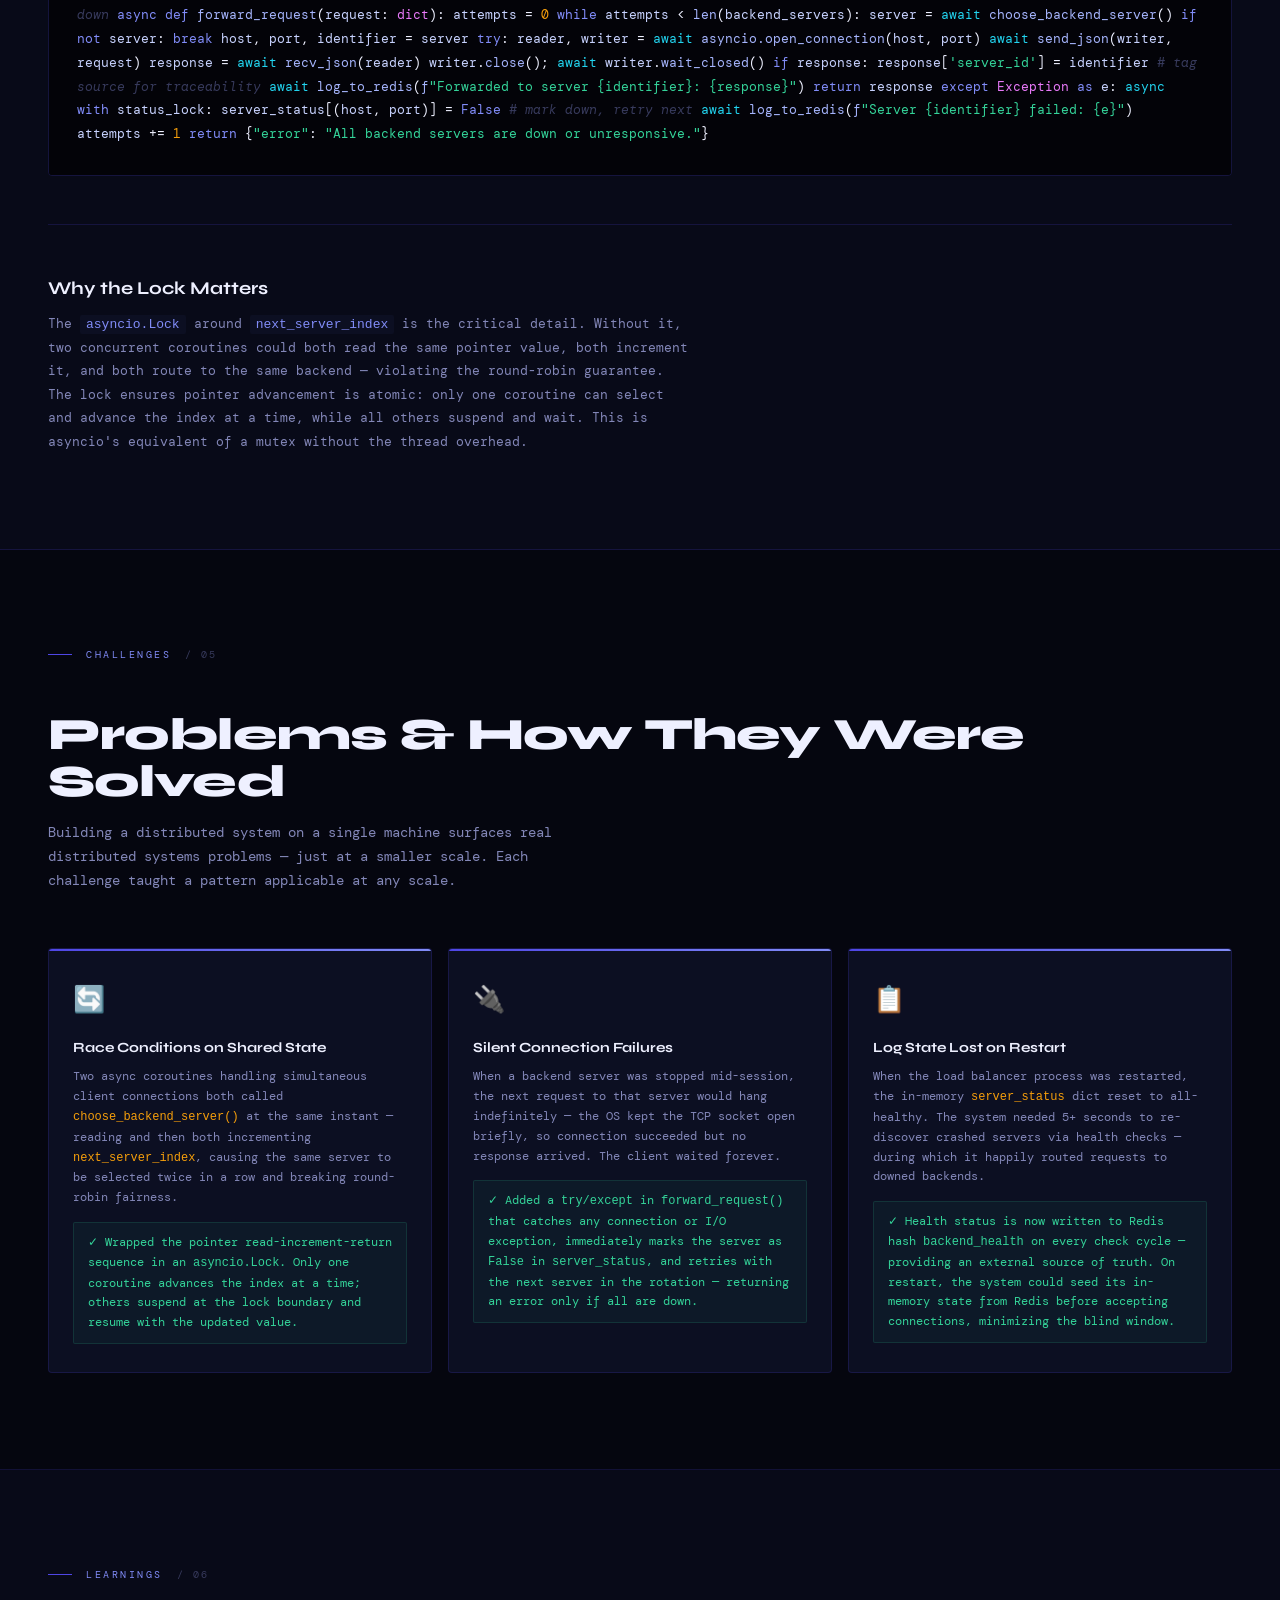
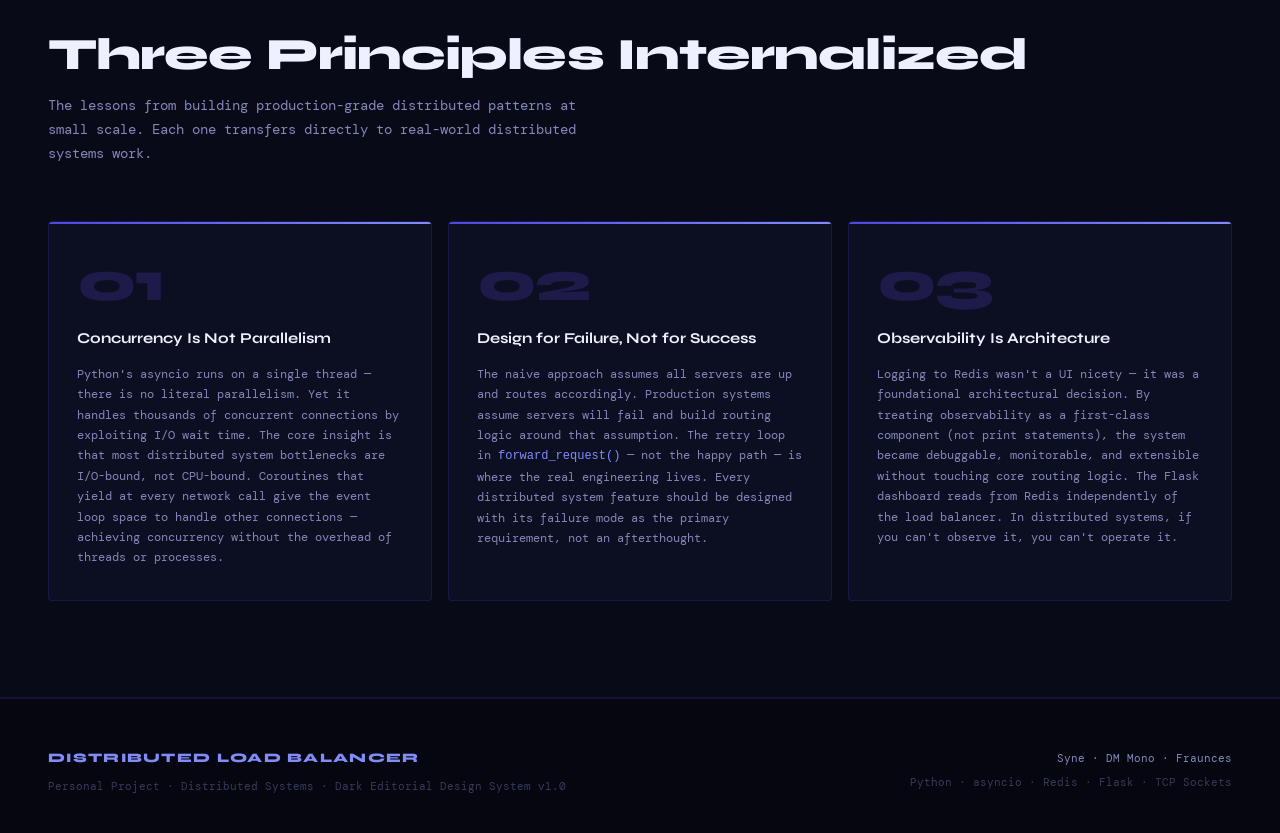
<file: load-balancer-case-study.html>
<!DOCTYPE html>
<html lang="en">

<head>
    <meta charset="UTF-8">
    <meta name="viewport" content="width=device-width, initial-scale=1.0">
    <title>Distributed Load Balancer — Case Study</title>
    <meta name="description"
        content="Case study for a full-stack Distributed Load Balancer built with Python asyncio, Redis, and Flask — featuring round-robin routing, automated health checking, and real-time monitoring.">
    <link rel="preconnect" href="https://fonts.googleapis.com">
    <link rel="preconnect" href="https://fonts.gstatic.com" crossorigin>
    <link
        href="https://fonts.googleapis.com/css2?family=Syne:wght@400;600;700;800&family=DM+Mono:ital,wght@0,300;0,400;0,500;1,300&family=Fraunces:ital,opsz,wght@0,9..144,300;0,9..144,400;1,9..144,300;1,9..144,400&display=swap"
        rel="stylesheet">
    <link rel="stylesheet" href="load-balancer-case-study.css">
</head>

<body>

    <div id="lb-progress-bar"></div>
    <div class="lb-cursor-glow" id="lb-cursor-glow"></div>

    <!-- NAV -->
    <nav>
        <div class="lb-nav-title">Distributed Load Balancer</div>
        <div class="lb-nav-links">
            <a href="#overview">Overview</a>
            <a href="#architecture">Architecture</a>
            <a href="#decisions">Decisions</a>
            <a href="#code">Code</a>
            <a href="#challenges">Challenges</a>
            <a href="#learnings">Learnings</a>
        </div>
    </nav>

    <!-- HERO -->
    <header class="lb-hero">
        <div class="lb-hero-scanline"></div>
        <div class="lb-hero-grid"></div>

        <!-- animated node network decoration -->
        <div class="lb-hero-nodes" aria-hidden="true">
            <div class="lb-node"></div>
            <div class="lb-node"></div>
            <div class="lb-node"></div>
            <div class="lb-node"></div>
            <div class="lb-node"></div>
        </div>

        <div class="lb-hero-eyebrow"><span>Personal Project · Distributed Systems</span></div>
        <h1 class="lb-hero-title">
            <span class="line1">Distributed</span>
            <span class="line2">Load Balancer</span>
        </h1>
        <p class="lb-hero-sub">A full-stack distributed systems implementation featuring async round-robin routing,
            automated PING/PONG health checking, and a real-time Redis-backed web dashboard.</p>
        <div class="lb-hero-meta">
            <div class="lb-hero-meta-item">
                <div class="lb-hero-meta-label">Role</div>
                <div class="lb-hero-meta-value">Systems Developer</div>
            </div>
            <div class="lb-hero-meta-item">
                <div class="lb-hero-meta-label">Type</div>
                <div class="lb-hero-meta-value">Personal Project</div>
            </div>
            <div class="lb-hero-meta-item">
                <div class="lb-hero-meta-label">Concurrency</div>
                <div class="lb-hero-meta-value">Python asyncio</div>
            </div>
            <div class="lb-hero-meta-item">
                <div class="lb-hero-meta-label">Repo</div>
                <div class="lb-hero-meta-value">GitHub · Open Source</div>
            </div>
        </div>
        <div class="lb-hero-tags">
            <span class="lb-htag">Python</span>
            <span class="lb-htag">asyncio</span>
            <span class="lb-htag">Flask</span>
            <span class="lb-htag">Redis</span>
            <span class="lb-htag">Docker</span>
            <span class="lb-htag">TCP Sockets</span>
            <span class="lb-htag">psutil</span>
            <span class="lb-htag">WSL2</span>
        </div>
    </header>

    <!-- OVERVIEW -->
    <section class="lb-section" id="overview">
        <div class="lb-sec-label">
            <span class="lb-sec-label-text">Overview</span>
            <span class="lb-sec-label-num">/ 01</span>
        </div>

        <div class="lb-stats-row lb-reveal">
            <div class="lb-stat-cell">
                <div class="lb-stat-num">3</div>
                <div class="lb-stat-label">Backend servers routed with round-robin</div>
            </div>
            <div class="lb-stat-cell">
                <div class="lb-stat-num">5s</div>
                <div class="lb-stat-label">PING/PONG health check interval per server</div>
            </div>
            <div class="lb-stat-cell">
                <div class="lb-stat-num">100</div>
                <div class="lb-stat-label">Log entries retained in Redis with LTRIM</div>
            </div>
            <div class="lb-stat-cell">
                <div class="lb-stat-num">2</div>
                <div class="lb-stat-label">Concurrency models — async &amp; sync for comparison</div>
            </div>
        </div>

        <h2 class="lb-sec-title lb-reveal">The Problem Space</h2>
        <p class="lb-sec-desc lb-reveal">Managing multiple backend services manually and distributing workloads evenly
            is
            complex in distributed systems. This project tackles three core challenges: fairly distributing client
            requests
            across servers without a single bottleneck, automatically detecting and failing over around unhealthy
            servers with
            zero downtime, and providing real-time visibility into live system state — all using Python's native
            <code
                style="color:var(--blue-bright);background:var(--bg3);padding:1px 5px;border-radius:2px;">asyncio</code>
            rather than heavyweight frameworks.
        </p>

        <div class="lb-divider-line"></div>

        <h3 style="font-family:'Syne',sans-serif;font-weight:700;font-size:18px;margin-bottom:24px;" class="lb-reveal">
            Tech Stack</h3>
        <div class="lb-stack-grid">
            <div class="lb-stack-card lb-reveal">
                <span class="lb-stack-icon">⚡</span>
                <div class="lb-stack-name">Python asyncio</div>
                <div class="lb-stack-role">Non-blocking I/O · Concurrent coroutines</div>
            </div>
            <div class="lb-stack-card lb-reveal">
                <span class="lb-stack-icon">🔌</span>
                <div class="lb-stack-name">TCP Sockets</div>
                <div class="lb-stack-role">Raw socket communication · Custom protocol</div>
            </div>
            <div class="lb-stack-card lb-reveal">
                <span class="lb-stack-icon">🗃️</span>
                <div class="lb-stack-name">Redis</div>
                <div class="lb-stack-role">Centralized logging · Health state · Metrics</div>
            </div>
            <div class="lb-stack-card lb-reveal">
                <span class="lb-stack-icon">🐳</span>
                <div class="lb-stack-name">Docker</div>
                <div class="lb-stack-role">Redis containment · Isolation</div>
            </div>
            <div class="lb-stack-card lb-reveal">
                <span class="lb-stack-icon">🌐</span>
                <div class="lb-stack-name">Flask</div>
                <div class="lb-stack-role">Web dashboard · Server control API</div>
            </div>
            <div class="lb-stack-card lb-reveal">
                <span class="lb-stack-icon">🧵</span>
                <div class="lb-stack-name">Threading (alt)</div>
                <div class="lb-stack-role">Sync LB implementation · Comparison model</div>
            </div>
            <div class="lb-stack-card lb-reveal">
                <span class="lb-stack-icon">📊</span>
                <div class="lb-stack-name">psutil</div>
                <div class="lb-stack-role">Process monitoring · Server status</div>
            </div>
            <div class="lb-stack-card lb-reveal">
                <span class="lb-stack-icon">📡</span>
                <div class="lb-stack-name">JSON over TCP</div>
                <div class="lb-stack-role">Newline-delimited · Human-readable protocol</div>
            </div>
        </div>
    </section>

    <!-- ARCHITECTURE -->
    <section class="lb-section" id="architecture">
        <div class="lb-sec-label">
            <span class="lb-sec-label-text">Architecture</span>
            <span class="lb-sec-label-num">/ 02</span>
        </div>
        <h2 class="lb-sec-title lb-reveal">Request Flow — Start to Finish</h2>
        <p class="lb-sec-desc lb-reveal">A three-tier architecture where the load balancer acts as the sole entry
            point, routing traffic intelligently across a pool of independent backend servers while a parallel
            health-check loop continuously monitors their availability.</p>

        <div class="lb-flow-grid lb-reveal">
            <div class="lb-flow-step">
                <div class="lb-flow-step-num">01</div>
                <span class="lb-flow-step-icon">📨</span>
                <div class="lb-flow-step-title">Client Request</div>
                <div class="lb-flow-step-desc">Client sends a JSON operation to the load balancer on port 12000.
                    Example: <code style="color:var(--blue-bright);">{"operation":"prime","value":"17"}</code>.</div>
                <div class="lb-flow-connector"></div>
            </div>
            <div class="lb-flow-step">
                <div class="lb-flow-step-num">02</div>
                <span class="lb-flow-step-icon">⚙️</span>
                <div class="lb-flow-step-title">Round-Robin Selection</div>
                <div class="lb-flow-step-desc">The load balancer picks the next healthy backend via
                    <code style="color:var(--blue-bright);">choose_backend_server()</code> — cycling through A, B, C,
                    skipping any marked down by the health checker.
                </div>
                <div class="lb-flow-connector"></div>
            </div>
            <div class="lb-flow-step">
                <div class="lb-flow-step-num">03</div>
                <span class="lb-flow-step-icon">📤</span>
                <div class="lb-flow-step-title">Forward &amp; Execute</div>
                <div class="lb-flow-step-desc">The request is forwarded to the selected backend (port 13001–13003).
                    The backend runs the operation — Fibonacci, prime checking, string reversal, etc.</div>
            </div>
            <div class="lb-flow-step">
                <div class="lb-flow-step-num">04</div>
                <span class="lb-flow-step-icon">📥</span>
                <div class="lb-flow-step-title">Log &amp; Respond</div>
                <div class="lb-flow-step-desc">The response is logged to Redis (LPUSH → LTRIM to 100 entries),
                    then returned to the client with a
                    <code style="color:var(--blue-bright);">server_id</code> field for traceability.
                </div>
                <div class="lb-flow-connector"></div>
            </div>
            <div class="lb-flow-step">
                <div class="lb-flow-step-num">05</div>
                <span class="lb-flow-step-icon">❤️</span>
                <div class="lb-flow-step-title">Parallel Health Checks</div>
                <div class="lb-flow-step-desc">Three concurrent async coroutines run continuously — one per server.
                    Every 5 seconds each sends a PING, awaits a PONG, and updates the server's status in-memory
                    and in Redis hash <code style="color:var(--blue-bright);">backend_health</code>.</div>
            </div>
            <div class="lb-flow-step">
                <div class="lb-flow-step-num">06</div>
                <span class="lb-flow-step-icon">📊</span>
                <div class="lb-flow-step-title">Dashboard Monitoring</div>
                <div class="lb-flow-step-desc">The Flask dashboard reads Redis in real-time — displaying per-server
                    health status, the request count from
                    <code style="color:var(--blue-bright);">requests_processed</code> counter, and the live log feed.
                </div>
            </div>
        </div>
    </section>

    <!-- KEY DECISIONS -->
    <section class="lb-section" id="decisions">
        <div class="lb-sec-label">
            <span class="lb-sec-label-text">Key Decisions</span>
            <span class="lb-sec-label-num">/ 03</span>
        </div>
        <h2 class="lb-sec-title lb-reveal">4 Pivotal Engineering Choices</h2>
        <p class="lb-sec-desc lb-reveal">Each architectural decision balanced educational clarity with demonstrating
            production-grade patterns — making the internals visible without oversimplifying them.</p>

        <div class="lb-decisions-grid">
            <div class="lb-decision-card lb-reveal">
                <div class="lb-decision-card-header">
                    <div class="lb-decision-card-num">01</div>
                    <div class="lb-decision-card-title">asyncio Over Threading</div>
                </div>
                <div class="lb-decision-card-body">
                    <div class="lb-decision-problem">⚠ Problem
                        <span>Thread-per-client concurrency is easy to reason about but expensive — each thread consumes
                            ~8MB of stack memory, and context switching becomes a bottleneck at any meaningful
                            concurrency
                            level.</span>
                    </div>
                    <div class="lb-decision-solution">✓ Solution
                        <span>Built the primary load balancer on Python
                            <code
                                style="color:var(--accent-amber);background:var(--bg);padding:1px 5px;border-radius:2px;">asyncio</code>:
                            a single-threaded event loop that handles thousands of concurrent connections by suspending
                            at I/O waits and resuming coroutines as data arrives — no thread overhead.</span>
                    </div>
                    <div class="lb-decision-impact">A threading-based version was kept for educational comparison.
                        The async version is demonstrably lighter and serves as a model for modern Python concurrency.
                    </div>
                </div>
            </div>

            <div class="lb-decision-card lb-reveal">
                <div class="lb-decision-card-header">
                    <div class="lb-decision-card-num">02</div>
                    <div class="lb-decision-card-title">Round-Robin with Health Awareness</div>
                </div>
                <div class="lb-decision-card-body">
                    <div class="lb-decision-problem">⚠ Problem
                        <span>A naive round-robin without health awareness routes requests to crashed servers — the
                            client
                            hangs, the load balancer blocks, and the next server in rotation still gets skipped even
                            though it's healthy.</span>
                    </div>
                    <div class="lb-decision-solution">✓ Solution
                        <span>The
                            <code
                                style="color:var(--accent-amber);background:var(--bg);padding:1px 5px;border-radius:2px;">choose_backend_server()</code>
                            function checks
                            <code
                                style="color:var(--accent-amber);background:var(--bg);padding:1px 5px;border-radius:2px;">server_status</code>
                            for every candidate during iteration. Failed servers are silently skipped in O(n) time,
                            protected by an
                            <code
                                style="color:var(--accent-amber);background:var(--bg);padding:1px 5px;border-radius:2px;">asyncio.Lock</code>
                            to prevent pointer race conditions.</span>
                    </div>
                    <div class="lb-decision-impact">The load balancer automatically routes around failures without any
                        configuration change — demonstrating fault tolerance through algorithmic awareness, not
                        infrastructure.</div>
                </div>
            </div>

            <div class="lb-decision-card lb-reveal">
                <div class="lb-decision-card-header">
                    <div class="lb-decision-card-num">03</div>
                    <div class="lb-decision-card-title">PING/PONG Health Check Protocol</div>
                </div>
                <div class="lb-decision-card-body">
                    <div class="lb-decision-problem">⚠ Problem
                        <span>Sending real computational requests as health probes would skew metrics, consume
                            backend resources unnecessarily, and give false positives — a server could handle PING
                            but fail on actual workloads.</span>
                    </div>
                    <div class="lb-decision-solution">✓ Solution
                        <span>Each backend server handles a special
                            <code
                                style="color:var(--accent-amber);background:var(--bg);padding:1px 5px;border-radius:2px;">{"type":"PING"}</code>
                            message type separately from computation requests, returning
                            <code
                                style="color:var(--accent-amber);background:var(--bg);padding:1px 5px;border-radius:2px;">{"type":"PONG"}</code>
                            immediately. Three health check coroutines run in parallel, each on a 5-second loop.</span>
                    </div>
                    <div class="lb-decision-impact">Near-zero overhead on backends. Clear pass/fail semantics.
                        Decouples availability detection from operation correctness.</div>
                </div>
            </div>

            <div class="lb-decision-card lb-reveal">
                <div class="lb-decision-card-header">
                    <div class="lb-decision-card-num">04</div>
                    <div class="lb-decision-card-title">Redis for Centralized Observability</div>
                </div>
                <div class="lb-decision-card-body">
                    <div class="lb-decision-problem">⚠ Problem
                        <span>Log files and print statements don't work for a distributed system — they're local to the
                            process, require `tail -f` to observe, and aren't queryable from a web UI without a full
                            log aggregation stack.</span>
                    </div>
                    <div class="lb-decision-solution">✓ Solution
                        <span>All events are pushed to Redis via async
                            <code
                                style="color:var(--accent-amber);background:var(--bg);padding:1px 5px;border-radius:2px;">LPUSH</code>
                            (with
                            <code
                                style="color:var(--accent-amber);background:var(--bg);padding:1px 5px;border-radius:2px;">LTRIM</code>
                            capping at 100). Health states live in a Redis
                            <code
                                style="color:var(--accent-amber);background:var(--bg);padding:1px 5px;border-radius:2px;">HASH</code>.
                            The Flask dashboard reads both with a single request — no file I/O, no polling
                            processes.</span>
                    </div>
                    <div class="lb-decision-impact">Real-time, persistent, queryable observability using one dependency
                        (Redis) already containerized. Demonstrates centralized logging as an architectural pattern.
                    </div>
                </div>
            </div>
        </div>
    </section>

    <!-- CODE -->
    <section class="lb-section" id="code">
        <div class="lb-sec-label">
            <span class="lb-sec-label-text">Core Code</span>
            <span class="lb-sec-label-num">/ 04</span>
        </div>
        <h2 class="lb-sec-title lb-reveal">The Async Round-Robin Engine</h2>
        <p class="lb-sec-desc lb-reveal">The two functions at the heart of the system: health-aware server selection
            and fault-tolerant request forwarding with automatic retry on failure.</p>

        <div class="lb-code-block lb-reveal">
            <div class="lb-code-header">
                <div class="lb-code-dot red"></div>
                <div class="lb-code-dot yellow"></div>
                <div class="lb-code-dot green"></div>
                <span class="lb-code-filename">load_balancer_async.py · core routing functions</span>
            </div>
            <div class="lb-code-body">
                <span class="lb-kw">async</span> <span class="lb-kw">def</span> <span
                    class="lb-fn">choose_backend_server</span>():
                <span class="lb-kw">global</span> <span class="lb-var">next_server_index</span>
                <span class="lb-kw2">async</span> <span class="lb-kw">with</span> <span
                    class="lb-var">status_lock</span>: <span class="lb-cmt"># prevent race on shared pointer</span>
                <span class="lb-kw">for</span> _ <span class="lb-kw">in</span> <span class="lb-fn">range</span>(<span
                    class="lb-fn">len</span>(<span class="lb-var">backend_servers</span>)):
                <span class="lb-var">server</span> = <span class="lb-var">backend_servers</span>[<span
                    class="lb-var">next_server_index</span>]
                <span class="lb-var">next_server_index</span> = (<span class="lb-var">next_server_index</span> + <span
                    class="lb-num">1</span>) % <span class="lb-fn">len</span>(<span
                    class="lb-var">backend_servers</span>)
                <span class="lb-var">host</span>, <span class="lb-var">port</span>, _ = <span
                    class="lb-var">server</span>
                <span class="lb-kw">if</span> <span class="lb-var">server_status</span>.<span
                    class="lb-fn">get</span>((<span class="lb-var">host</span>, <span class="lb-var">port</span>), <span
                    class="lb-kw">False</span>):
                <span class="lb-kw">return</span> <span class="lb-var">server</span> <span class="lb-cmt"># first
                    healthy server found</span>
                <span class="lb-kw">return</span> <span class="lb-kw">None</span> <span class="lb-cmt"># all servers are
                    down</span>

                <span class="lb-kw">async</span> <span class="lb-kw">def</span> <span
                    class="lb-fn">forward_request</span>(<span class="lb-var">request</span>: <span
                    class="lb-cls">dict</span>):
                <span class="lb-var">attempts</span> = <span class="lb-num">0</span>
                <span class="lb-kw">while</span> <span class="lb-var">attempts</span> &lt; <span
                    class="lb-fn">len</span>(<span class="lb-var">backend_servers</span>):
                <span class="lb-var">server</span> = <span class="lb-kw2">await</span> <span
                    class="lb-fn">choose_backend_server</span>()
                <span class="lb-kw">if</span> <span class="lb-kw">not</span> <span class="lb-var">server</span>: <span
                    class="lb-kw">break</span>
                <span class="lb-var">host</span>, <span class="lb-var">port</span>, <span
                    class="lb-var">identifier</span> = <span class="lb-var">server</span>
                <span class="lb-kw">try</span>:
                <span class="lb-var">reader</span>, <span class="lb-var">writer</span> = <span
                    class="lb-kw2">await</span> <span class="lb-fn">asyncio.open_connection</span>(<span
                    class="lb-var">host</span>, <span class="lb-var">port</span>)
                <span class="lb-kw2">await</span> <span class="lb-fn">send_json</span>(<span
                    class="lb-var">writer</span>, <span class="lb-var">request</span>)
                <span class="lb-var">response</span> = <span class="lb-kw2">await</span> <span
                    class="lb-fn">recv_json</span>(<span class="lb-var">reader</span>)
                <span class="lb-var">writer</span>.<span class="lb-fn">close</span>(); <span class="lb-kw2">await</span>
                <span class="lb-var">writer</span>.<span class="lb-fn">wait_closed</span>()
                <span class="lb-kw">if</span> <span class="lb-var">response</span>:
                <span class="lb-var">response</span>[<span class="lb-str">'server_id'</span>] = <span
                    class="lb-var">identifier</span> <span class="lb-cmt"># tag source for traceability</span>
                <span class="lb-kw2">await</span> <span class="lb-fn">log_to_redis</span>(<span
                    class="lb-fn">f</span><span class="lb-str">"Forwarded to server {identifier}: {response}"</span>)
                <span class="lb-kw">return</span> <span class="lb-var">response</span>
                <span class="lb-kw">except</span> <span class="lb-cls">Exception</span> <span class="lb-kw">as</span>
                <span class="lb-var">e</span>:
                <span class="lb-kw2">async</span> <span class="lb-kw">with</span> <span
                    class="lb-var">status_lock</span>:
                <span class="lb-var">server_status</span>[(<span class="lb-var">host</span>, <span
                    class="lb-var">port</span>)] = <span class="lb-kw">False</span> <span class="lb-cmt"># mark down,
                    retry next</span>
                <span class="lb-kw2">await</span> <span class="lb-fn">log_to_redis</span>(<span
                    class="lb-fn">f</span><span class="lb-str">"Server {identifier} failed: {e}"</span>)
                <span class="lb-var">attempts</span> += <span class="lb-num">1</span>
                <span class="lb-kw">return</span> {<span class="lb-str">"error"</span>: <span class="lb-str">"All
                    backend servers are down or unresponsive."</span>}
            </div>
        </div>

        <div class="lb-divider-line"></div>

        <h3 style="font-family:'Syne',sans-serif;font-weight:700;font-size:18px;margin-bottom:8px;" class="lb-reveal">
            Why the Lock Matters</h3>
        <p style="color:var(--text-muted);font-size:13px;max-width:640px;line-height:1.8;" class="lb-reveal">
            The
            <code
                style="color:var(--blue-bright);background:var(--bg3);padding:2px 6px;border-radius:2px;">asyncio.Lock</code>
            around
            <code
                style="color:var(--blue-bright);background:var(--bg3);padding:2px 6px;border-radius:2px;">next_server_index</code>
            is the critical detail. Without it, two concurrent coroutines could both read the same pointer value,
            both increment it, and both route to the same backend — violating the round-robin guarantee. The lock
            ensures pointer advancement is atomic: only one coroutine can select and advance the index at a time,
            while all others suspend and wait. This is asyncio's equivalent of a mutex without the thread overhead.
        </p>
    </section>

    <!-- CHALLENGES -->
    <section class="lb-section" id="challenges">
        <div class="lb-sec-label">
            <span class="lb-sec-label-text">Challenges</span>
            <span class="lb-sec-label-num">/ 05</span>
        </div>
        <h2 class="lb-sec-title lb-reveal">Problems &amp; How They Were Solved</h2>
        <p class="lb-sec-desc lb-reveal">Building a distributed system on a single machine surfaces real distributed
            systems problems — just at a smaller scale. Each challenge taught a pattern applicable at any scale.</p>

        <div class="lb-challenges-grid">
            <div class="lb-challenge-card lb-reveal">
                <span class="lb-challenge-icon">🔄</span>
                <div class="lb-challenge-title">Race Conditions on Shared State</div>
                <div class="lb-challenge-desc">Two async coroutines handling simultaneous client connections both called
                    <code style="color:var(--accent-amber);">choose_backend_server()</code> at the same instant —
                    reading
                    and then both incrementing
                    <code style="color:var(--accent-amber);">next_server_index</code>, causing the same server to be
                    selected twice in a row and breaking round-robin fairness.
                </div>
                <div class="lb-challenge-fix">✓ Wrapped the pointer read-increment-return sequence in an
                    <code style="color:var(--accent-green);">asyncio.Lock</code>. Only one coroutine advances the index
                    at
                    a time; others suspend at the lock boundary and resume with the updated value.
                </div>
            </div>

            <div class="lb-challenge-card lb-reveal">
                <span class="lb-challenge-icon">🔌</span>
                <div class="lb-challenge-title">Silent Connection Failures</div>
                <div class="lb-challenge-desc">When a backend server was stopped mid-session, the next request to that
                    server would hang indefinitely — the OS kept the TCP socket open briefly, so connection succeeded
                    but no response arrived. The client waited forever.</div>
                <div class="lb-challenge-fix">✓ Added a
                    <code style="color:var(--accent-green);">try/except</code> in
                    <code style="color:var(--accent-green);">forward_request()</code> that catches any connection or I/O
                    exception, immediately marks the server as
                    <code style="color:var(--accent-green);">False</code> in
                    <code style="color:var(--accent-green);">server_status</code>, and retries with the next server in
                    the rotation — returning an error only if all are down.
                </div>
            </div>

            <div class="lb-challenge-card lb-reveal">
                <span class="lb-challenge-icon">📋</span>
                <div class="lb-challenge-title">Log State Lost on Restart</div>
                <div class="lb-challenge-desc">When the load balancer process was restarted, the in-memory
                    <code style="color:var(--accent-amber);">server_status</code> dict reset to all-healthy. The system
                    needed 5+ seconds to re-discover crashed servers via health checks — during which it happily
                    routed requests to downed backends.
                </div>
                <div class="lb-challenge-fix">✓ Health status is now written to Redis hash
                    <code style="color:var(--accent-green);">backend_health</code> on every check cycle — providing an
                    external source of truth. On restart, the system could seed its in-memory state from Redis before
                    accepting connections, minimizing the blind window.
                </div>
            </div>
        </div>
    </section>

    <!-- LEARNINGS -->
    <section class="lb-section" id="learnings">
        <div class="lb-sec-label">
            <span class="lb-sec-label-text">Learnings</span>
            <span class="lb-sec-label-num">/ 06</span>
        </div>
        <h2 class="lb-sec-title lb-reveal">Three Principles Internalized</h2>
        <p class="lb-sec-desc lb-reveal">The lessons from building production-grade distributed patterns at small
            scale. Each one transfers directly to real-world distributed systems work.</p>

        <div class="lb-learnings-grid">
            <div class="lb-learning-card lb-reveal">
                <div class="lb-learning-num">01</div>
                <div class="lb-learning-title">Concurrency Is Not Parallelism</div>
                <div class="lb-learning-desc">Python's asyncio runs on a single thread — there is no literal
                    parallelism.
                    Yet it handles thousands of concurrent connections by exploiting I/O wait time. The core insight is
                    that most distributed system bottlenecks are I/O-bound, not CPU-bound. Coroutines that yield
                    at every network call give the event loop space to handle other connections — achieving concurrency
                    without the overhead of threads or processes.</div>
            </div>
            <div class="lb-learning-card lb-reveal">
                <div class="lb-learning-num">02</div>
                <div class="lb-learning-title">Design for Failure, Not for Success</div>
                <div class="lb-learning-desc">The naive approach assumes all servers are up and routes accordingly.
                    Production systems assume servers will fail and build routing logic around that assumption.
                    The retry loop in
                    <code style="color:var(--blue-bright);">forward_request()</code> — not the happy path — is where
                    the real engineering lives. Every distributed system feature should be designed with its failure
                    mode
                    as the primary requirement, not an afterthought.
                </div>
            </div>
            <div class="lb-learning-card lb-reveal">
                <div class="lb-learning-num">03</div>
                <div class="lb-learning-title">Observability Is Architecture</div>
                <div class="lb-learning-desc">Logging to Redis wasn't a UI nicety — it was a foundational architectural
                    decision. By treating observability as a first-class component (not print statements), the system
                    became debuggable, monitorable, and extensible without touching core routing logic. The Flask
                    dashboard reads from Redis independently of the load balancer. In distributed systems, if you can't
                    observe it, you can't operate it.</div>
            </div>
        </div>
    </section>

    <!-- FOOTER -->
    <footer class="lb-footer">
        <div>
            <div class="lb-footer-brand">Distributed Load Balancer</div>
            <p style="font-size:11px;color:var(--text-dim);margin-top:8px;">Personal Project · Distributed Systems ·
                Dark Editorial Design System v1.0</p>
        </div>
        <div class="lb-footer-note">
            <p style="color:var(--text-muted);">Syne · DM Mono · Fraunces</p>
            <p style="color:var(--text-dim);margin-top:4px;">Python · asyncio · Redis · Flask · TCP Sockets</p>
        </div>
    </footer>

    <script>
        // ── SCROLL PROGRESS BAR ──
        const progressBar = document.getElementById('lb-progress-bar');
        window.addEventListener('scroll', () => {
            const pct = window.scrollY / (document.documentElement.scrollHeight - window.innerHeight) * 100;
            progressBar.style.width = (isNaN(pct) ? 0 : pct) + '%';
        });

        // ── CURSOR GLOW ──
        const cursorGlow = document.getElementById('lb-cursor-glow');
        document.addEventListener('mousemove', (e) => {
            cursorGlow.style.left = e.clientX + 'px';
            cursorGlow.style.top = e.clientY + 'px';
        });

        // ── INTERSECTION OBSERVER — SCROLL REVEAL ──
        const reveals = document.querySelectorAll('.lb-reveal');
        const observer = new IntersectionObserver((entries) => {
            entries.forEach(entry => {
                if (entry.isIntersecting) {
                    entry.target.classList.add('visible');
                    observer.unobserve(entry.target);
                }
            });
        }, { threshold: 0.07, rootMargin: '0px 0px -40px 0px' });

        reveals.forEach((el, i) => {
            el.style.transitionDelay = (i % 4) * 0.07 + 's';
            observer.observe(el);
        });

        // ── STAT COUNTER ANIMATION ──
        function animateCounter(el, target, suffix = '', duration = 1200) {
            let start = null;
            const isText = isNaN(target);
            if (isText) { el.textContent = target; return; }
            const step = (ts) => {
                if (!start) start = ts;
                const progress = Math.min((ts - start) / duration, 1);
                const eased = 1 - Math.pow(1 - progress, 3);
                el.textContent = Math.floor(eased * target) + suffix;
                if (progress < 1) requestAnimationFrame(step);
                else el.textContent = target + suffix;
            };
            requestAnimationFrame(step);
        }

        const statNums = document.querySelectorAll('.lb-stat-num');
        const statData = [
            { val: 3, suffix: '' },
            { val: '5s', suffix: '' },
            { val: 100, suffix: '' },
            { val: 2, suffix: '' },
        ];

        const statObserver = new IntersectionObserver((entries) => {
            entries.forEach(entry => {
                if (entry.isIntersecting) {
                    const idx = [...statNums].indexOf(entry.target);
                    if (idx !== -1) {
                        const d = statData[idx];
                        if (typeof d.val === 'string') { entry.target.textContent = d.val; }
                        else animateCounter(entry.target, d.val, d.suffix);
                    }
                    statObserver.unobserve(entry.target);
                }
            });
        }, { threshold: 0.5 });

        statNums.forEach(el => statObserver.observe(el));

        // ── FLOW STAGGER ──
        document.querySelectorAll('.lb-flow-step').forEach((step, i) => {
            step.style.transitionDelay = i * 0.05 + 's';
        });
    </script>
</body>

</html>
</file>
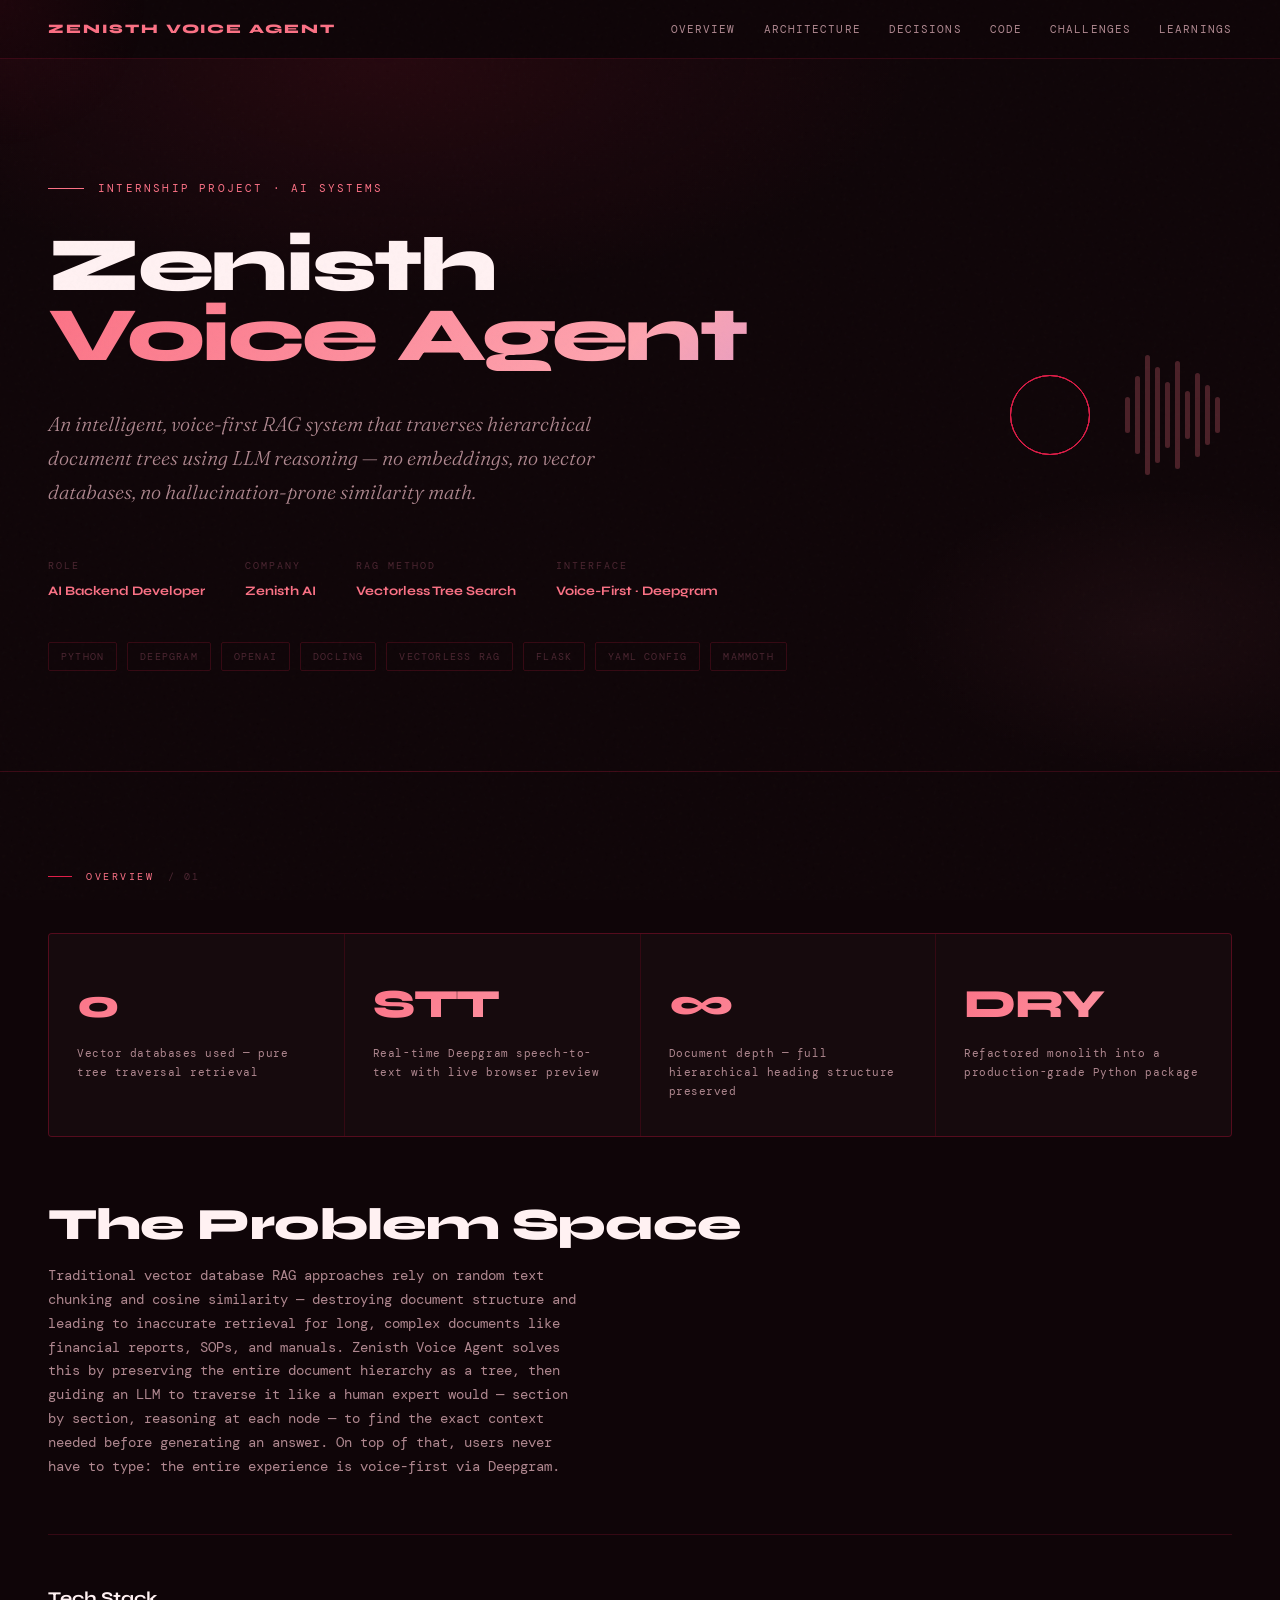
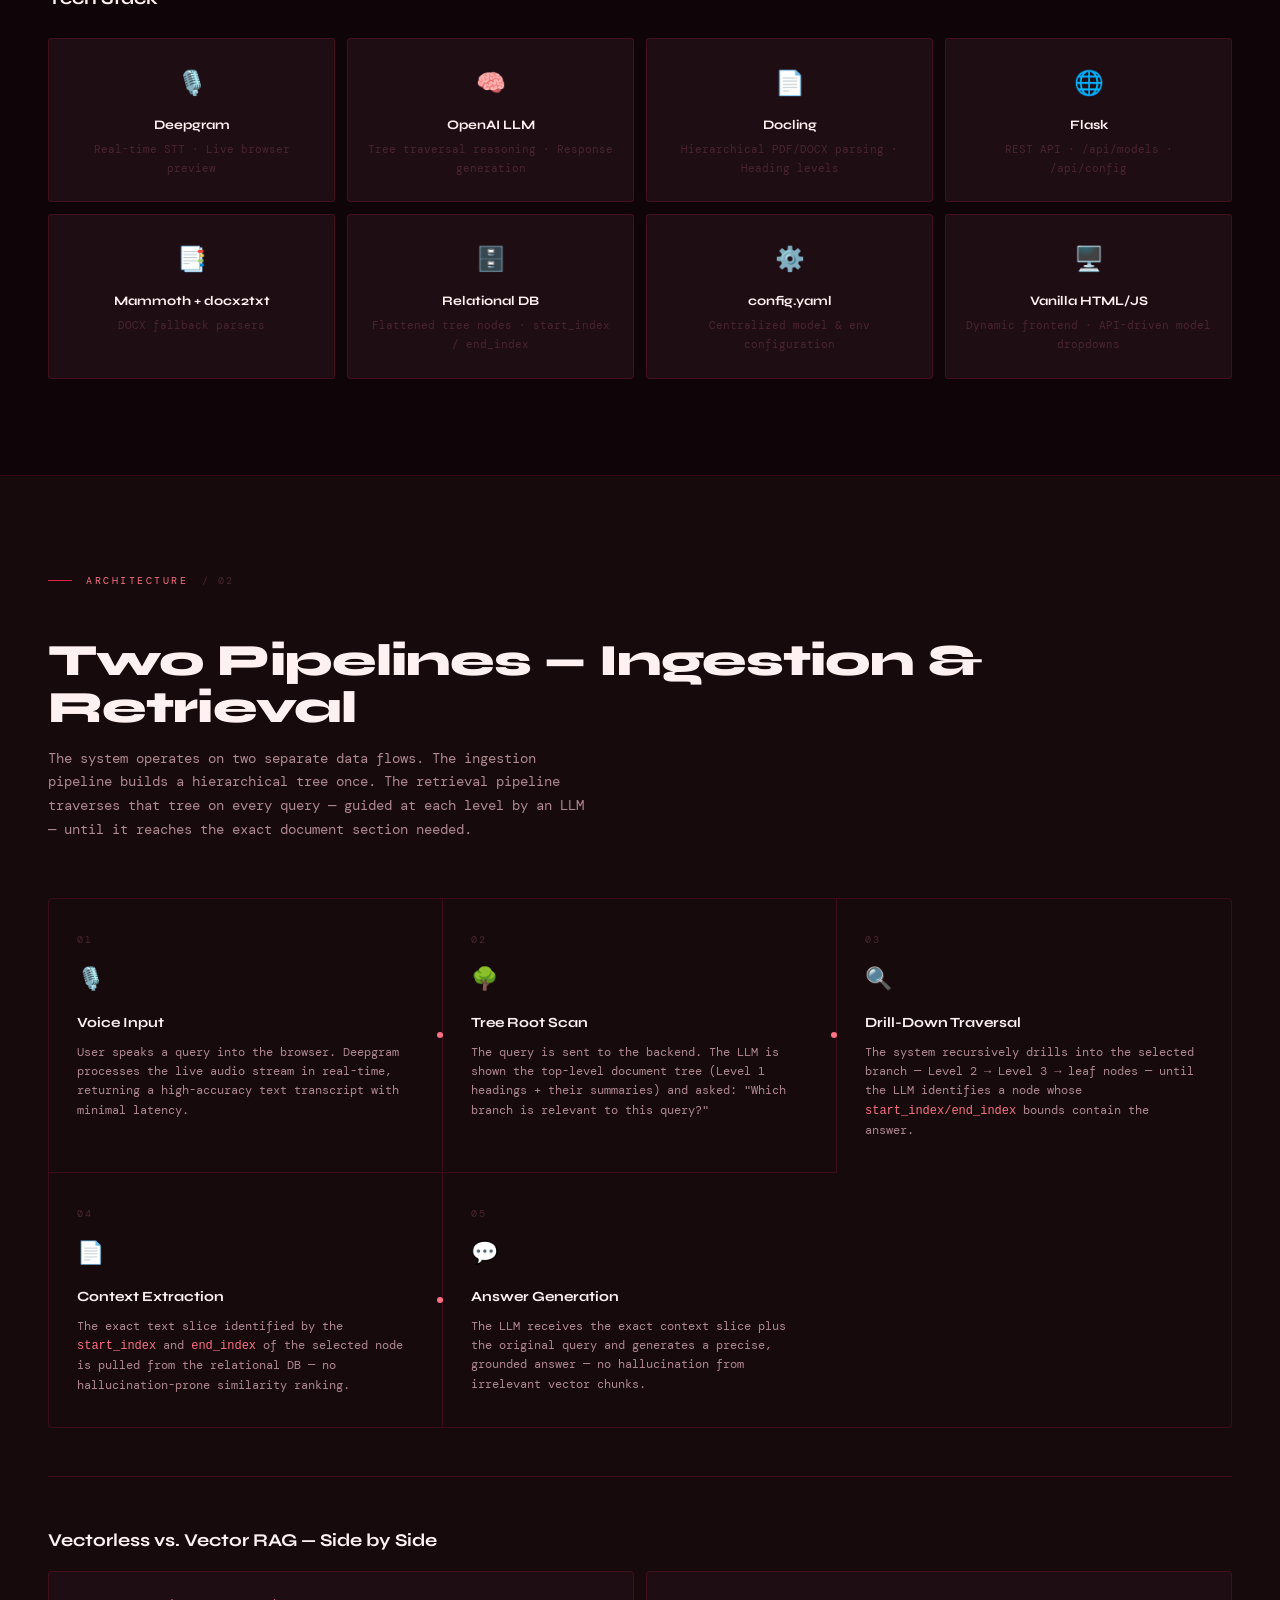
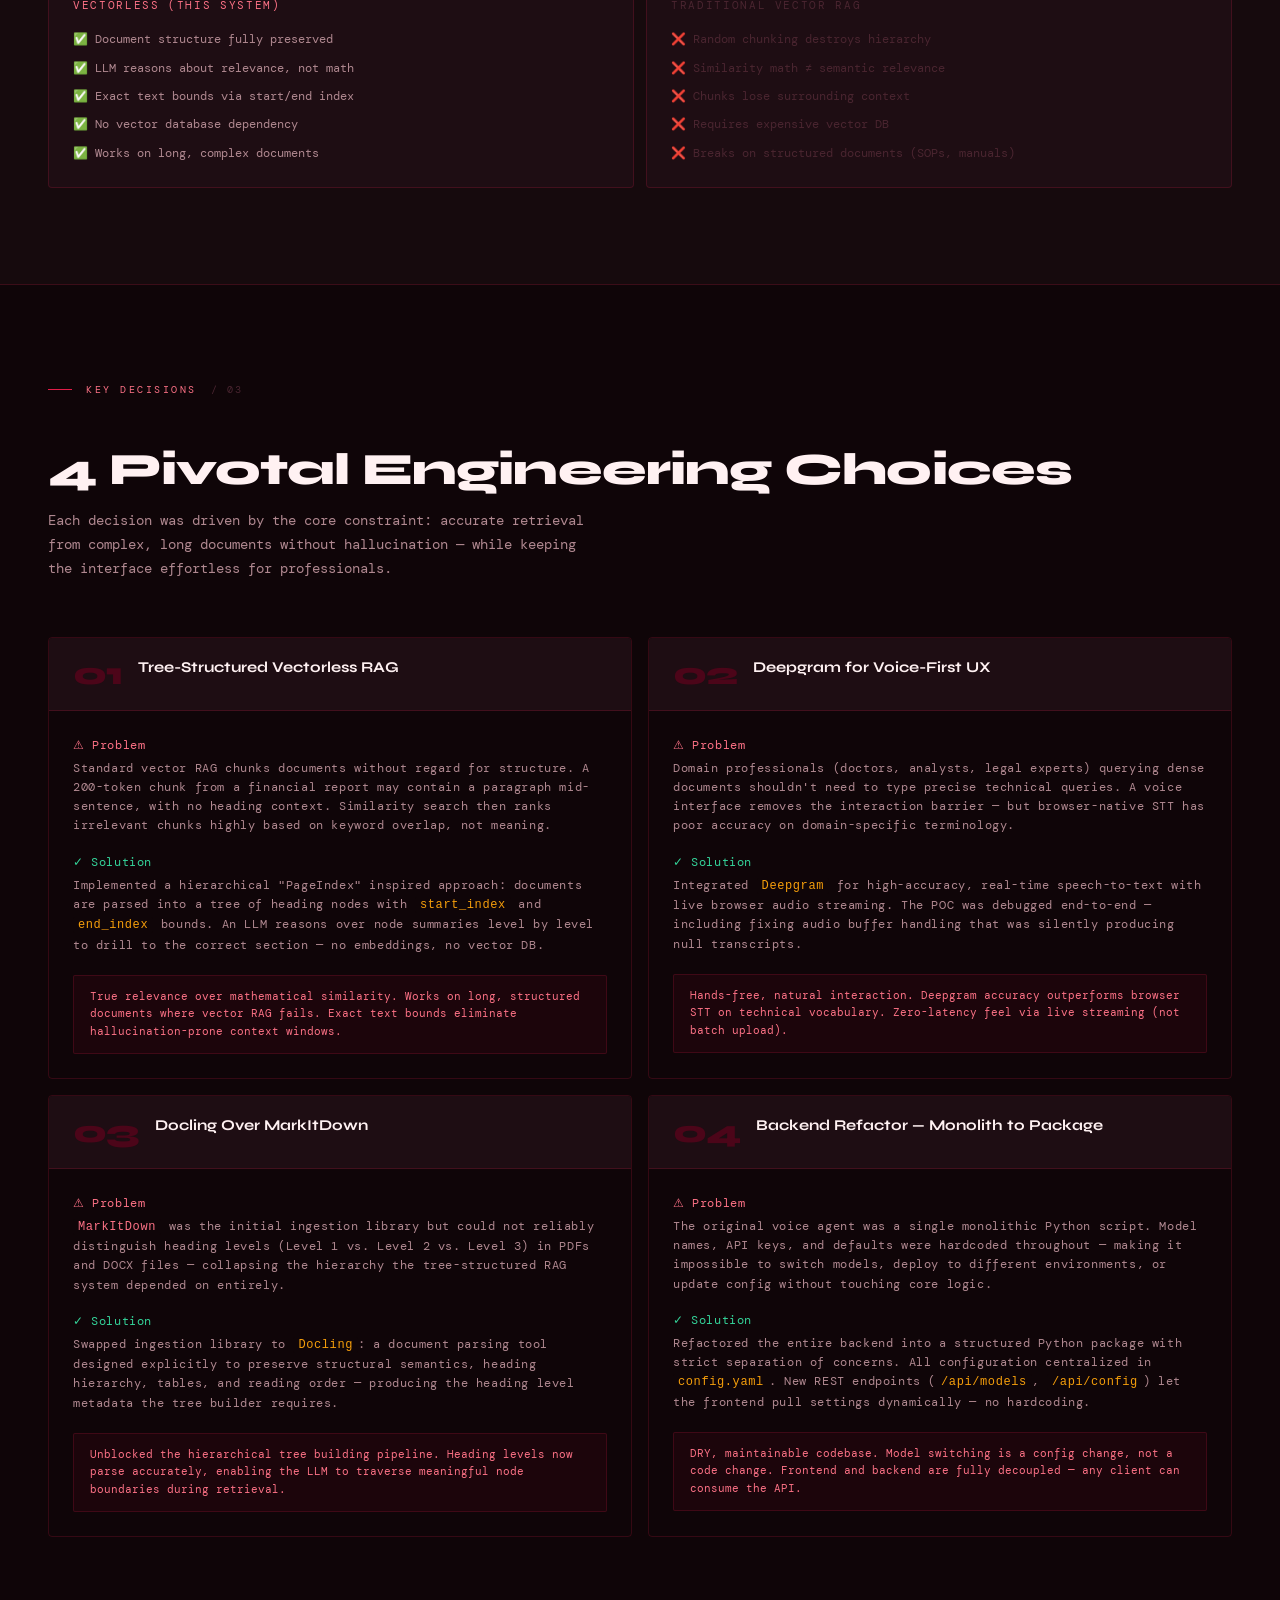
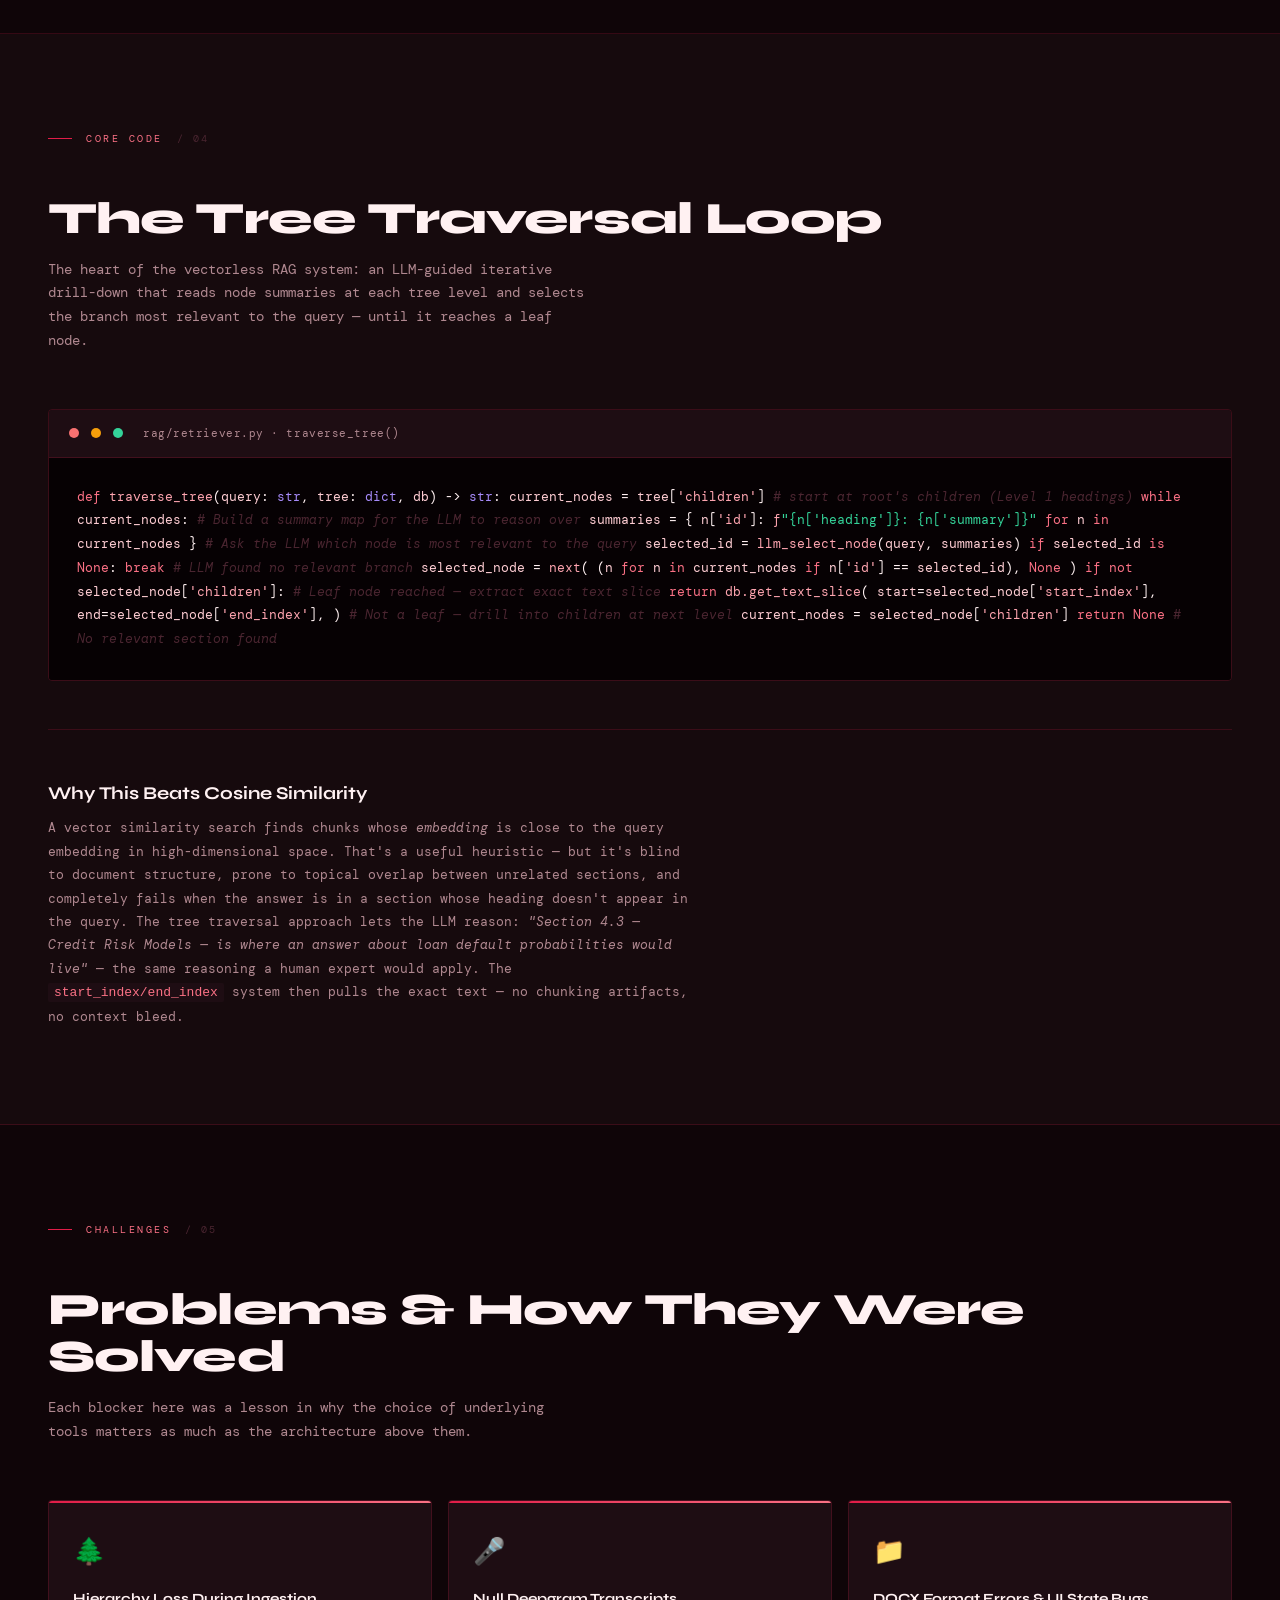
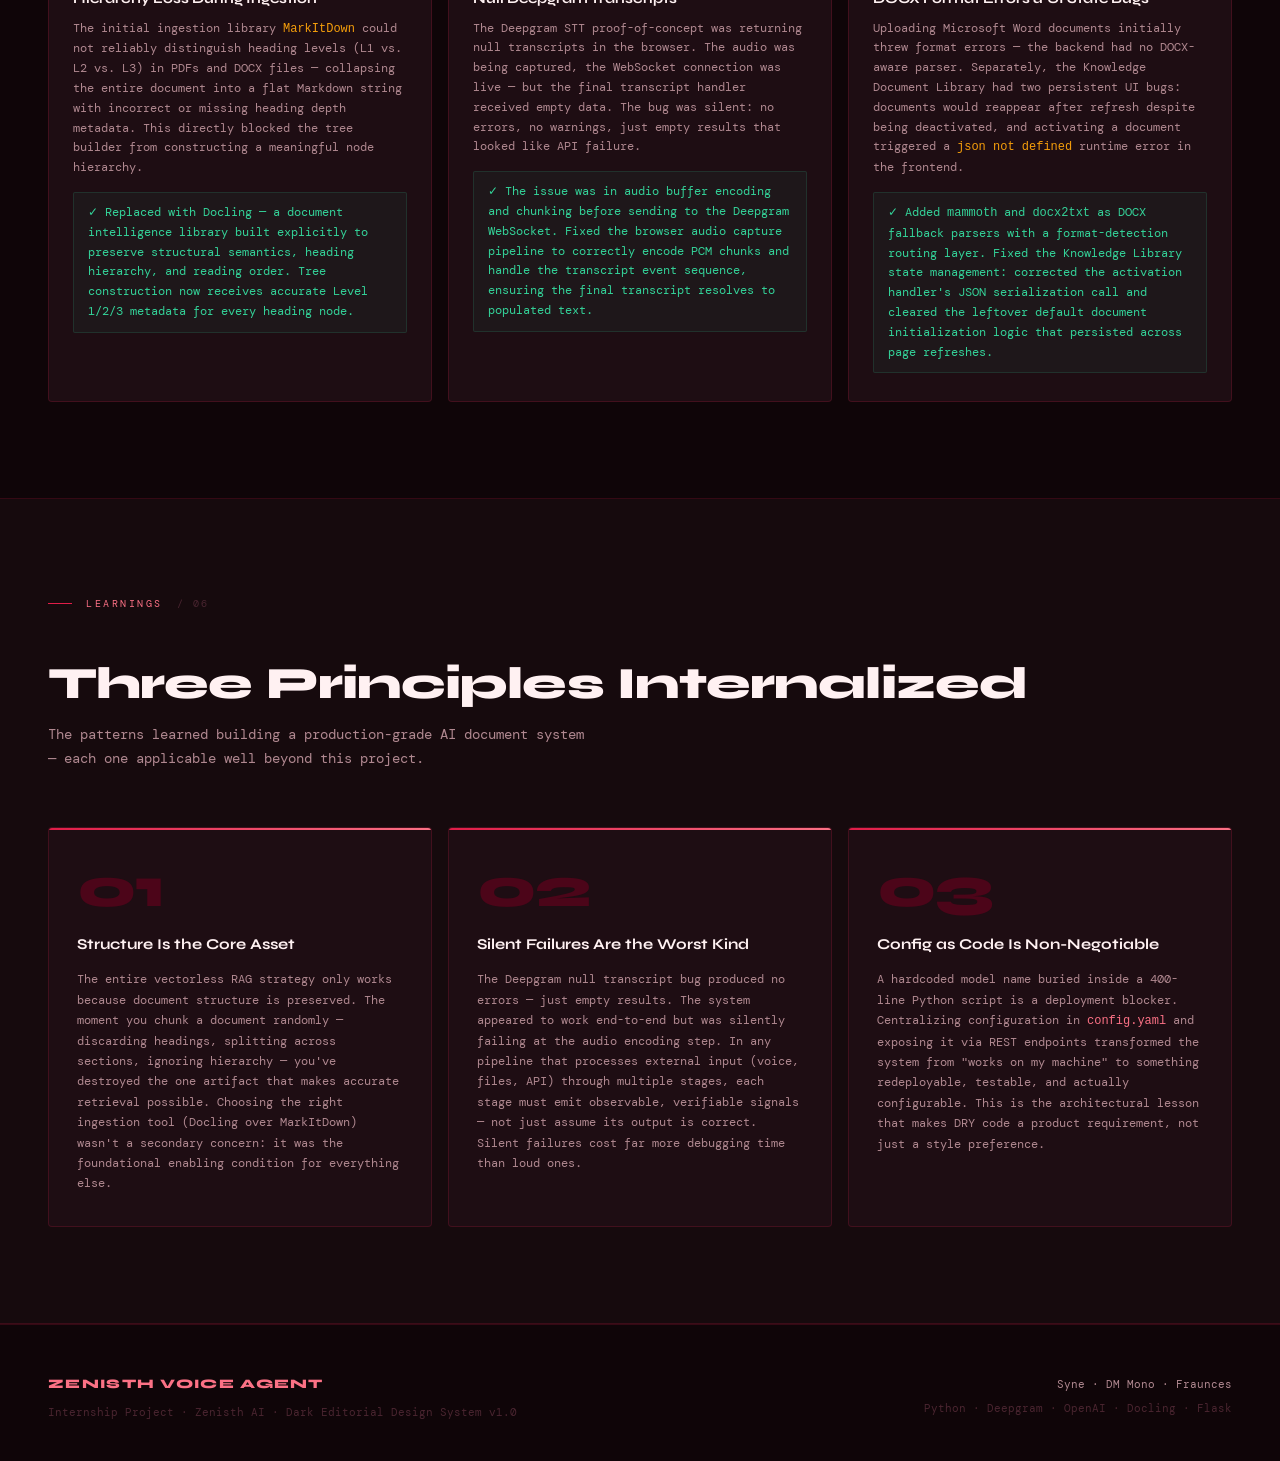
<file: zenisth-voice-case-study.html>
<!DOCTYPE html>
<html lang="en">

<head>
    <meta charset="UTF-8">
    <meta name="viewport" content="width=device-width, initial-scale=1.0">
    <title>Zenisth Voice Agent — Case Study</title>
    <meta name="description"
        content="Case study for Zenisth Voice Agent: an intelligent voice-first RAG system using tree-structured vectorless retrieval, Deepgram STT, and LLM-guided hierarchical document traversal.">
    <link rel="preconnect" href="https://fonts.googleapis.com">
    <link rel="preconnect" href="https://fonts.gstatic.com" crossorigin>
    <link
        href="https://fonts.googleapis.com/css2?family=Syne:wght@400;600;700;800&family=DM+Mono:ital,wght@0,300;0,400;0,500;1,300&family=Fraunces:ital,opsz,wght@0,9..144,300;0,9..144,400;1,9..144,300;1,9..144,400&display=swap"
        rel="stylesheet">
    <link rel="stylesheet" href="zenisth-voice-case-study.css">
</head>

<body>

    <div id="vx-progress-bar"></div>
    <div class="vx-cursor-glow" id="vx-cursor-glow"></div>

    <!-- NAV -->
    <nav>
        <div class="vx-nav-title">Zenisth Voice Agent</div>
        <div class="vx-nav-links">
            <a href="#overview">Overview</a>
            <a href="#architecture">Architecture</a>
            <a href="#decisions">Decisions</a>
            <a href="#code">Code</a>
            <a href="#challenges">Challenges</a>
            <a href="#learnings">Learnings</a>
        </div>
    </nav>

    <!-- HERO -->
    <header class="vx-hero">
        <!-- Sound wave bars decoration -->
        <div class="vx-hero-wave" aria-hidden="true">
            <div class="vx-wave-bar"></div>
            <div class="vx-wave-bar"></div>
            <div class="vx-wave-bar"></div>
            <div class="vx-wave-bar"></div>
            <div class="vx-wave-bar"></div>
            <div class="vx-wave-bar"></div>
            <div class="vx-wave-bar"></div>
            <div class="vx-wave-bar"></div>
            <div class="vx-wave-bar"></div>
            <div class="vx-wave-bar"></div>
        </div>
        <div class="vx-ripple-ring" aria-hidden="true"></div>
        <div class="vx-ripple-ring" aria-hidden="true"></div>
        <div class="vx-ripple-ring" aria-hidden="true"></div>

        <div class="vx-hero-eyebrow"><span>Internship Project · AI Systems</span></div>
        <h1 class="vx-hero-title">
            <span class="line1">Zenisth</span>
            <span class="line2">Voice Agent</span>
        </h1>
        <p class="vx-hero-sub">An intelligent, voice-first RAG system that traverses hierarchical document trees
            using LLM reasoning — no embeddings, no vector databases, no hallucination-prone similarity math.</p>
        <div class="vx-hero-meta">
            <div>
                <div class="vx-hero-meta-label">Role</div>
                <div class="vx-hero-meta-value">AI Backend Developer</div>
            </div>
            <div>
                <div class="vx-hero-meta-label">Company</div>
                <div class="vx-hero-meta-value">Zenisth AI</div>
            </div>
            <div>
                <div class="vx-hero-meta-label">RAG Method</div>
                <div class="vx-hero-meta-value">Vectorless Tree Search</div>
            </div>
            <div>
                <div class="vx-hero-meta-label">Interface</div>
                <div class="vx-hero-meta-value">Voice-First · Deepgram</div>
            </div>
        </div>
        <div class="vx-hero-tags">
            <span class="vx-htag">Python</span>
            <span class="vx-htag">Deepgram</span>
            <span class="vx-htag">OpenAI</span>
            <span class="vx-htag">Docling</span>
            <span class="vx-htag">Vectorless RAG</span>
            <span class="vx-htag">Flask</span>
            <span class="vx-htag">YAML Config</span>
            <span class="vx-htag">Mammoth</span>
        </div>
    </header>

    <!-- OVERVIEW -->
    <section class="vx-section" id="overview">
        <div class="vx-sec-label">
            <span class="vx-sec-label-text">Overview</span>
            <span class="vx-sec-label-num">/ 01</span>
        </div>

        <div class="vx-stats-row vx-reveal">
            <div class="vx-stat-cell">
                <div class="vx-stat-num">0</div>
                <div class="vx-stat-label">Vector databases used — pure tree traversal retrieval</div>
            </div>
            <div class="vx-stat-cell">
                <div class="vx-stat-num">STT</div>
                <div class="vx-stat-label">Real-time Deepgram speech-to-text with live browser preview</div>
            </div>
            <div class="vx-stat-cell">
                <div class="vx-stat-num">∞</div>
                <div class="vx-stat-label">Document depth — full hierarchical heading structure preserved</div>
            </div>
            <div class="vx-stat-cell">
                <div class="vx-stat-num">DRY</div>
                <div class="vx-stat-label">Refactored monolith into a production-grade Python package</div>
            </div>
        </div>

        <h2 class="vx-sec-title vx-reveal">The Problem Space</h2>
        <p class="vx-sec-desc vx-reveal">Traditional vector database RAG approaches rely on random text chunking and
            cosine
            similarity — destroying document structure and leading to inaccurate retrieval for long, complex documents
            like
            financial reports, SOPs, and manuals. Zenisth Voice Agent solves this by preserving the entire document
            hierarchy
            as a tree, then guiding an LLM to traverse it like a human expert would — section by section, reasoning at
            each
            node — to find the exact context needed before generating an answer. On top of that, users never have to
            type:
            the entire experience is voice-first via Deepgram.</p>

        <div class="vx-divider-line"></div>

        <h3 style="font-family:'Syne',sans-serif;font-weight:700;font-size:18px;margin-bottom:24px;" class="vx-reveal">
            Tech Stack</h3>
        <div class="vx-stack-grid">
            <div class="vx-stack-card vx-reveal">
                <span class="vx-stack-icon">🎙️</span>
                <div class="vx-stack-name">Deepgram</div>
                <div class="vx-stack-role">Real-time STT · Live browser preview</div>
            </div>
            <div class="vx-stack-card vx-reveal">
                <span class="vx-stack-icon">🧠</span>
                <div class="vx-stack-name">OpenAI LLM</div>
                <div class="vx-stack-role">Tree traversal reasoning · Response generation</div>
            </div>
            <div class="vx-stack-card vx-reveal">
                <span class="vx-stack-icon">📄</span>
                <div class="vx-stack-name">Docling</div>
                <div class="vx-stack-role">Hierarchical PDF/DOCX parsing · Heading levels</div>
            </div>
            <div class="vx-stack-card vx-reveal">
                <span class="vx-stack-icon">🌐</span>
                <div class="vx-stack-name">Flask</div>
                <div class="vx-stack-role">REST API · /api/models · /api/config</div>
            </div>
            <div class="vx-stack-card vx-reveal">
                <span class="vx-stack-icon">📑</span>
                <div class="vx-stack-name">Mammoth + docx2txt</div>
                <div class="vx-stack-role">DOCX fallback parsers</div>
            </div>
            <div class="vx-stack-card vx-reveal">
                <span class="vx-stack-icon">🗄️</span>
                <div class="vx-stack-name">Relational DB</div>
                <div class="vx-stack-role">Flattened tree nodes · start_index / end_index</div>
            </div>
            <div class="vx-stack-card vx-reveal">
                <span class="vx-stack-icon">⚙️</span>
                <div class="vx-stack-name">config.yaml</div>
                <div class="vx-stack-role">Centralized model &amp; env configuration</div>
            </div>
            <div class="vx-stack-card vx-reveal">
                <span class="vx-stack-icon">🖥️</span>
                <div class="vx-stack-name">Vanilla HTML/JS</div>
                <div class="vx-stack-role">Dynamic frontend · API-driven model dropdowns</div>
            </div>
        </div>
    </section>

    <!-- ARCHITECTURE -->
    <section class="vx-section" id="architecture">
        <div class="vx-sec-label">
            <span class="vx-sec-label-text">Architecture</span>
            <span class="vx-sec-label-num">/ 02</span>
        </div>
        <h2 class="vx-sec-title vx-reveal">Two Pipelines — Ingestion &amp; Retrieval</h2>
        <p class="vx-sec-desc vx-reveal">The system operates on two separate data flows. The ingestion pipeline
            builds a hierarchical tree once. The retrieval pipeline traverses that tree on every query — guided at
            each level by an LLM — until it reaches the exact document section needed.</p>

        <div class="vx-flow-grid vx-reveal">
            <div class="vx-flow-step">
                <div class="vx-flow-step-num">01</div>
                <span class="vx-flow-step-icon">🎙️</span>
                <div class="vx-flow-step-title">Voice Input</div>
                <div class="vx-flow-step-desc">User speaks a query into the browser. Deepgram processes the live audio
                    stream in real-time, returning a high-accuracy text transcript with minimal latency.</div>
                <div class="vx-flow-connector"></div>
            </div>
            <div class="vx-flow-step">
                <div class="vx-flow-step-num">02</div>
                <span class="vx-flow-step-icon">🌳</span>
                <div class="vx-flow-step-title">Tree Root Scan</div>
                <div class="vx-flow-step-desc">The query is sent to the backend. The LLM is shown the top-level document
                    tree (Level 1 headings + their summaries) and asked: "Which branch is relevant to this query?"</div>
                <div class="vx-flow-connector"></div>
            </div>
            <div class="vx-flow-step">
                <div class="vx-flow-step-num">03</div>
                <span class="vx-flow-step-icon">🔍</span>
                <div class="vx-flow-step-title">Drill-Down Traversal</div>
                <div class="vx-flow-step-desc">The system recursively drills into the selected branch — Level 2 → Level
                    3
                    → leaf nodes — until the LLM identifies a node whose
                    <code style="color:var(--rose-bright);">start_index/end_index</code> bounds contain the answer.
                </div>
            </div>
            <div class="vx-flow-step">
                <div class="vx-flow-step-num">04</div>
                <span class="vx-flow-step-icon">📄</span>
                <div class="vx-flow-step-title">Context Extraction</div>
                <div class="vx-flow-step-desc">The exact text slice identified by the
                    <code style="color:var(--rose-bright);">start_index</code> and
                    <code style="color:var(--rose-bright);">end_index</code> of the selected node is pulled from the
                    relational DB — no hallucination-prone similarity ranking.
                </div>
                <div class="vx-flow-connector"></div>
            </div>
            <div class="vx-flow-step">
                <div class="vx-flow-step-num">05</div>
                <span class="vx-flow-step-icon">💬</span>
                <div class="vx-flow-step-title">Answer Generation</div>
                <div class="vx-flow-step-desc">The LLM receives the exact context slice plus the original query and
                    generates
                    a precise, grounded answer — no hallucination from irrelevant vector chunks.</div>
            </div>
        </div>

        <div class="vx-divider-line"></div>

        <h3 style="font-family:'Syne',sans-serif;font-weight:700;font-size:18px;margin-bottom:16px;" class="vx-reveal">
            Vectorless vs. Vector RAG — Side by Side</h3>
        <div style="display:grid;grid-template-columns:1fr 1fr;gap:12px;" class="vx-reveal">
            <div style="padding:24px;border:1px solid var(--line);border-radius:4px;background:var(--bg3);">
                <div
                    style="font-size:11px;color:var(--rose-bright);text-transform:uppercase;letter-spacing:0.15em;margin-bottom:14px;">
                    Vectorless (This System)</div>
                <ul style="list-style:none;display:flex;flex-direction:column;gap:8px;">
                    <li style="font-size:12px;color:var(--text-muted);">✅ Document structure fully preserved</li>
                    <li style="font-size:12px;color:var(--text-muted);">✅ LLM reasons about relevance, not math</li>
                    <li style="font-size:12px;color:var(--text-muted);">✅ Exact text bounds via start/end index</li>
                    <li style="font-size:12px;color:var(--text-muted);">✅ No vector database dependency</li>
                    <li style="font-size:12px;color:var(--text-muted);">✅ Works on long, complex documents</li>
                </ul>
            </div>
            <div style="padding:24px;border:1px solid var(--line);border-radius:4px;background:var(--bg3);">
                <div
                    style="font-size:11px;color:var(--text-dim);text-transform:uppercase;letter-spacing:0.15em;margin-bottom:14px;">
                    Traditional Vector RAG</div>
                <ul style="list-style:none;display:flex;flex-direction:column;gap:8px;">
                    <li style="font-size:12px;color:var(--text-dim);">❌ Random chunking destroys hierarchy</li>
                    <li style="font-size:12px;color:var(--text-dim);">❌ Similarity math ≠ semantic relevance</li>
                    <li style="font-size:12px;color:var(--text-dim);">❌ Chunks lose surrounding context</li>
                    <li style="font-size:12px;color:var(--text-dim);">❌ Requires expensive vector DB</li>
                    <li style="font-size:12px;color:var(--text-dim);">❌ Breaks on structured documents (SOPs, manuals)
                    </li>
                </ul>
            </div>
        </div>
    </section>

    <!-- KEY DECISIONS -->
    <section class="vx-section" id="decisions">
        <div class="vx-sec-label">
            <span class="vx-sec-label-text">Key Decisions</span>
            <span class="vx-sec-label-num">/ 03</span>
        </div>
        <h2 class="vx-sec-title vx-reveal">4 Pivotal Engineering Choices</h2>
        <p class="vx-sec-desc vx-reveal">Each decision was driven by the core constraint: accurate retrieval from
            complex, long documents without hallucination — while keeping the interface effortless for professionals.
        </p>

        <div class="vx-decisions-grid">
            <div class="vx-decision-card vx-reveal">
                <div class="vx-decision-card-header">
                    <div class="vx-decision-card-num">01</div>
                    <div class="vx-decision-card-title">Tree-Structured Vectorless RAG</div>
                </div>
                <div class="vx-decision-card-body">
                    <div class="vx-decision-problem">⚠ Problem
                        <span>Standard vector RAG chunks documents without regard for structure. A 200-token chunk from
                            a financial report may contain a paragraph mid-sentence, with no heading context. Similarity
                            search then ranks irrelevant chunks highly based on keyword overlap, not meaning.</span>
                    </div>
                    <div class="vx-decision-solution">✓ Solution
                        <span>Implemented a hierarchical "PageIndex" inspired approach: documents are parsed into
                            a tree of heading nodes with
                            <code
                                style="color:var(--accent-amber);background:var(--bg);padding:1px 5px;border-radius:2px;">start_index</code>
                            and
                            <code
                                style="color:var(--accent-amber);background:var(--bg);padding:1px 5px;border-radius:2px;">end_index</code>
                            bounds. An LLM reasons over node summaries level by level to drill to the correct section —
                            no embeddings, no vector DB.</span>
                    </div>
                    <div class="vx-decision-impact">True relevance over mathematical similarity. Works on long,
                        structured
                        documents where vector RAG fails. Exact text bounds eliminate hallucination-prone context
                        windows.</div>
                </div>
            </div>

            <div class="vx-decision-card vx-reveal">
                <div class="vx-decision-card-header">
                    <div class="vx-decision-card-num">02</div>
                    <div class="vx-decision-card-title">Deepgram for Voice-First UX</div>
                </div>
                <div class="vx-decision-card-body">
                    <div class="vx-decision-problem">⚠ Problem
                        <span>Domain professionals (doctors, analysts, legal experts) querying dense documents shouldn't
                            need to type precise technical queries. A voice interface removes the interaction barrier —
                            but browser-native STT has poor accuracy on domain-specific terminology.</span>
                    </div>
                    <div class="vx-decision-solution">✓ Solution
                        <span>Integrated
                            <code
                                style="color:var(--accent-amber);background:var(--bg);padding:1px 5px;border-radius:2px;">Deepgram</code>
                            for high-accuracy, real-time speech-to-text with live browser audio streaming. The POC
                            was debugged end-to-end — including fixing audio buffer handling that was silently producing
                            null transcripts.</span>
                    </div>
                    <div class="vx-decision-impact">Hands-free, natural interaction. Deepgram accuracy outperforms
                        browser
                        STT on technical vocabulary. Zero-latency feel via live streaming (not batch upload).</div>
                </div>
            </div>

            <div class="vx-decision-card vx-reveal">
                <div class="vx-decision-card-header">
                    <div class="vx-decision-card-num">03</div>
                    <div class="vx-decision-card-title">Docling Over MarkItDown</div>
                </div>
                <div class="vx-decision-card-body">
                    <div class="vx-decision-problem">⚠ Problem
                        <span><code
                                style="color:var(--rose-bright);background:var(--bg);padding:1px 5px;border-radius:2px;">MarkItDown</code>
                            was the initial ingestion library but could not reliably distinguish heading levels
                            (Level 1 vs. Level 2 vs. Level 3) in PDFs and DOCX files — collapsing the hierarchy the
                            tree-structured RAG system depended on entirely.</span>
                    </div>
                    <div class="vx-decision-solution">✓ Solution
                        <span>Swapped ingestion library to
                            <code
                                style="color:var(--accent-amber);background:var(--bg);padding:1px 5px;border-radius:2px;">Docling</code>:
                            a document parsing tool designed explicitly to preserve structural semantics, heading
                            hierarchy,
                            tables, and reading order — producing the heading level metadata the tree builder
                            requires.</span>
                    </div>
                    <div class="vx-decision-impact">Unblocked the hierarchical tree building pipeline. Heading levels
                        now
                        parse accurately, enabling the LLM to traverse meaningful node boundaries during retrieval.
                    </div>
                </div>
            </div>

            <div class="vx-decision-card vx-reveal">
                <div class="vx-decision-card-header">
                    <div class="vx-decision-card-num">04</div>
                    <div class="vx-decision-card-title">Backend Refactor — Monolith to Package</div>
                </div>
                <div class="vx-decision-card-body">
                    <div class="vx-decision-problem">⚠ Problem
                        <span>The original voice agent was a single monolithic Python script. Model names, API keys,
                            and defaults were hardcoded throughout — making it impossible to switch models, deploy
                            to different environments, or update config without touching core logic.</span>
                    </div>
                    <div class="vx-decision-solution">✓ Solution
                        <span>Refactored the entire backend into a structured Python package with strict separation
                            of concerns. All configuration centralized in
                            <code
                                style="color:var(--accent-amber);background:var(--bg);padding:1px 5px;border-radius:2px;">config.yaml</code>.
                            New REST endpoints
                            (<code
                                style="color:var(--accent-amber);background:var(--bg);padding:1px 5px;border-radius:2px;">/api/models</code>,
                            <code
                                style="color:var(--accent-amber);background:var(--bg);padding:1px 5px;border-radius:2px;">/api/config</code>)
                            let the frontend pull settings dynamically — no hardcoding.</span>
                    </div>
                    <div class="vx-decision-impact">DRY, maintainable codebase. Model switching is a config change, not
                        a code
                        change. Frontend and backend are fully decoupled — any client can consume the API.</div>
                </div>
            </div>
        </div>
    </section>

    <!-- CODE -->
    <section class="vx-section" id="code">
        <div class="vx-sec-label">
            <span class="vx-sec-label-text">Core Code</span>
            <span class="vx-sec-label-num">/ 04</span>
        </div>
        <h2 class="vx-sec-title vx-reveal">The Tree Traversal Loop</h2>
        <p class="vx-sec-desc vx-reveal">The heart of the vectorless RAG system: an LLM-guided iterative drill-down
            that reads node summaries at each tree level and selects the branch most relevant to the query —
            until it reaches a leaf node.</p>

        <div class="vx-code-block vx-reveal">
            <div class="vx-code-header">
                <div class="vx-code-dot red"></div>
                <div class="vx-code-dot yellow"></div>
                <div class="vx-code-dot green"></div>
                <span class="vx-code-filename">rag/retriever.py · traverse_tree()</span>
            </div>
            <div class="vx-code-body">
                <span class="vx-kw">def</span> <span class="vx-fn">traverse_tree</span>(<span
                    class="vx-var">query</span>: <span class="vx-cls">str</span>, <span class="vx-var">tree</span>:
                <span class="vx-cls">dict</span>, <span class="vx-var">db</span>) -> <span class="vx-cls">str</span>:
                <span class="vx-var">current_nodes</span> = <span class="vx-var">tree</span>[<span
                    class="vx-fn">&#x27;children&#x27;</span>] <span class="vx-cmt"># start at root's children (Level 1
                    headings)</span>

                <span class="vx-kw">while</span> <span class="vx-var">current_nodes</span>:
                <span class="vx-cmt"># Build a summary map for the LLM to reason over</span>
                <span class="vx-var">summaries</span> = {
                <span class="vx-var">n</span>[<span class="vx-fn">&#x27;id&#x27;</span>]: <span
                    class="vx-fn">f</span><span class="vx-str">"{n['heading']}: {n['summary']}"</span>
                <span class="vx-kw">for</span> <span class="vx-var">n</span> <span class="vx-kw">in</span> <span
                    class="vx-var">current_nodes</span>
                }

                <span class="vx-cmt"># Ask the LLM which node is most relevant to the query</span>
                <span class="vx-var">selected_id</span> = <span class="vx-fn">llm_select_node</span>(<span
                    class="vx-var">query</span>, <span class="vx-var">summaries</span>)

                <span class="vx-kw">if</span> <span class="vx-var">selected_id</span> <span class="vx-kw">is</span>
                <span class="vx-kw">None</span>:
                <span class="vx-kw">break</span> <span class="vx-cmt"># LLM found no relevant branch</span>

                <span class="vx-var">selected_node</span> = <span class="vx-fn">next</span>(
                (<span class="vx-var">n</span> <span class="vx-kw">for</span> <span class="vx-var">n</span> <span
                    class="vx-kw">in</span> <span class="vx-var">current_nodes</span> <span class="vx-kw">if</span>
                <span class="vx-var">n</span>[<span class="vx-fn">&#x27;id&#x27;</span>] == <span
                    class="vx-var">selected_id</span>), <span class="vx-kw">None</span>
                )

                <span class="vx-kw">if</span> <span class="vx-kw">not</span> <span
                    class="vx-var">selected_node</span>[<span class="vx-fn">&#x27;children&#x27;</span>]:
                <span class="vx-cmt"># Leaf node reached — extract exact text slice</span>
                <span class="vx-kw">return</span> <span class="vx-fn">db.get_text_slice</span>(
                <span class="vx-var">start</span>=<span class="vx-var">selected_node</span>[<span
                    class="vx-fn">&#x27;start_index&#x27;</span>],
                <span class="vx-var">end</span>=<span class="vx-var">selected_node</span>[<span
                    class="vx-fn">&#x27;end_index&#x27;</span>],
                )

                <span class="vx-cmt"># Not a leaf — drill into children at next level</span>
                <span class="vx-var">current_nodes</span> = <span class="vx-var">selected_node</span>[<span
                    class="vx-fn">&#x27;children&#x27;</span>]

                <span class="vx-kw">return</span> <span class="vx-kw">None</span> <span class="vx-cmt"># No relevant
                    section found</span>
            </div>
        </div>

        <div class="vx-divider-line"></div>

        <h3 style="font-family:'Syne',sans-serif;font-weight:700;font-size:18px;margin-bottom:8px;" class="vx-reveal">
            Why This Beats Cosine Similarity</h3>
        <p style="color:var(--text-muted);font-size:13px;max-width:640px;line-height:1.8;" class="vx-reveal">
            A vector similarity search finds chunks whose <em>embedding</em> is close to the query embedding in
            high-dimensional space. That's a useful heuristic — but it's blind to document structure, prone to
            topical overlap between unrelated sections, and completely fails when the answer is in a section whose
            heading doesn't appear in the query. The tree traversal approach lets the LLM reason: <em>"Section 4.3
                — Credit Risk Models — is where an answer about loan default probabilities would live"</em> — the same
            reasoning a human expert would apply. The
            <code
                style="color:var(--rose-bright);background:var(--bg3);padding:2px 6px;border-radius:2px;">start_index/end_index</code>
            system then pulls the exact text — no chunking artifacts, no context bleed.
        </p>
    </section>

    <!-- CHALLENGES -->
    <section class="vx-section" id="challenges">
        <div class="vx-sec-label">
            <span class="vx-sec-label-text">Challenges</span>
            <span class="vx-sec-label-num">/ 05</span>
        </div>
        <h2 class="vx-sec-title vx-reveal">Problems &amp; How They Were Solved</h2>
        <p class="vx-sec-desc vx-reveal">Each blocker here was a lesson in why the choice of underlying tools
            matters as much as the architecture above them.</p>

        <div class="vx-challenges-grid">
            <div class="vx-challenge-card vx-reveal">
                <span class="vx-challenge-icon">🌲</span>
                <div class="vx-challenge-title">Hierarchy Loss During Ingestion</div>
                <div class="vx-challenge-desc">The initial ingestion library
                    <code style="color:var(--accent-amber);">MarkItDown</code> could not reliably distinguish heading
                    levels (L1 vs. L2 vs. L3) in PDFs and DOCX files — collapsing the entire document
                    into a flat Markdown string with incorrect or missing heading depth metadata.
                    This directly blocked the tree builder from constructing a meaningful node hierarchy.
                </div>
                <div class="vx-challenge-fix">✓ Replaced with Docling — a document intelligence library built
                    explicitly to preserve structural semantics, heading hierarchy, and reading order. Tree
                    construction now receives accurate Level 1/2/3 metadata for every heading node.</div>
            </div>

            <div class="vx-challenge-card vx-reveal">
                <span class="vx-challenge-icon">🎤</span>
                <div class="vx-challenge-title">Null Deepgram Transcripts</div>
                <div class="vx-challenge-desc">The Deepgram STT proof-of-concept was returning null transcripts in the
                    browser. The audio was being captured, the WebSocket connection was live — but the final
                    transcript handler received empty data. The bug was silent: no errors, no warnings, just
                    empty results that looked like API failure.</div>
                <div class="vx-challenge-fix">✓ The issue was in audio buffer encoding and chunking before sending
                    to the Deepgram WebSocket. Fixed the browser audio capture pipeline to correctly encode PCM
                    chunks and handle the transcript event sequence, ensuring the final transcript resolves to
                    populated text.</div>
            </div>

            <div class="vx-challenge-card vx-reveal">
                <span class="vx-challenge-icon">📁</span>
                <div class="vx-challenge-title">DOCX Format Errors &amp; UI State Bugs</div>
                <div class="vx-challenge-desc">Uploading Microsoft Word documents initially threw format errors —
                    the backend had no DOCX-aware parser. Separately, the Knowledge Document Library had two
                    persistent UI bugs: documents would reappear after refresh despite being deactivated, and
                    activating a document triggered a
                    <code style="color:var(--accent-amber);">json not defined</code> runtime error in the frontend.
                </div>
                <div class="vx-challenge-fix">✓ Added <code style="color:var(--accent-green);">mammoth</code> and
                    <code style="color:var(--accent-green);">docx2txt</code> as DOCX fallback parsers with a
                    format-detection routing layer. Fixed the Knowledge Library state management: corrected the
                    activation handler's JSON serialization call and cleared the leftover default document
                    initialization logic that persisted across page refreshes.
                </div>
            </div>
        </div>
    </section>

    <!-- LEARNINGS -->
    <section class="vx-section" id="learnings">
        <div class="vx-sec-label">
            <span class="vx-sec-label-text">Learnings</span>
            <span class="vx-sec-label-num">/ 06</span>
        </div>
        <h2 class="vx-sec-title vx-reveal">Three Principles Internalized</h2>
        <p class="vx-sec-desc vx-reveal">The patterns learned building a production-grade AI document system —
            each one applicable well beyond this project.</p>

        <div class="vx-learnings-grid">
            <div class="vx-learning-card vx-reveal">
                <div class="vx-learning-num">01</div>
                <div class="vx-learning-title">Structure Is the Core Asset</div>
                <div class="vx-learning-desc">The entire vectorless RAG strategy only works because document structure
                    is preserved. The moment you chunk a document randomly — discarding headings, splitting across
                    sections, ignoring hierarchy — you've destroyed the one artifact that makes accurate retrieval
                    possible. Choosing the right ingestion tool (Docling over MarkItDown) wasn't a secondary concern:
                    it was the foundational enabling condition for everything else.</div>
            </div>
            <div class="vx-learning-card vx-reveal">
                <div class="vx-learning-num">02</div>
                <div class="vx-learning-title">Silent Failures Are the Worst Kind</div>
                <div class="vx-learning-desc">The Deepgram null transcript bug produced no errors — just empty results.
                    The system appeared to work end-to-end but was silently failing at the audio encoding step.
                    In any pipeline that processes external input (voice, files, API) through multiple stages, each
                    stage must emit observable, verifiable signals — not just assume its output is correct. Silent
                    failures cost far more debugging time than loud ones.</div>
            </div>
            <div class="vx-learning-card vx-reveal">
                <div class="vx-learning-num">03</div>
                <div class="vx-learning-title">Config as Code Is Non-Negotiable</div>
                <div class="vx-learning-desc">A hardcoded model name buried inside a 400-line Python script is a
                    deployment blocker. Centralizing configuration in
                    <code style="color:var(--rose-bright);">config.yaml</code> and exposing it via REST endpoints
                    transformed the system from "works on my machine" to something redeployable, testable, and
                    actually configurable. This is the architectural lesson that makes DRY code a product requirement,
                    not just a style preference.
                </div>
            </div>
        </div>
    </section>

    <!-- FOOTER -->
    <footer class="vx-footer">
        <div>
            <div class="vx-footer-brand">Zenisth Voice Agent</div>
            <p style="font-size:11px;color:var(--text-dim);margin-top:8px;">Internship Project · Zenisth AI ·
                Dark Editorial Design System v1.0</p>
        </div>
        <div class="vx-footer-note">
            <p style="color:var(--text-muted);">Syne · DM Mono · Fraunces</p>
            <p style="color:var(--text-dim);margin-top:4px;">Python · Deepgram · OpenAI · Docling · Flask</p>
        </div>
    </footer>

    <script>
        // ── SCROLL PROGRESS BAR ──
        const progressBar = document.getElementById('vx-progress-bar');
        window.addEventListener('scroll', () => {
            const pct = window.scrollY / (document.documentElement.scrollHeight - window.innerHeight) * 100;
            progressBar.style.width = (isNaN(pct) ? 0 : pct) + '%';
        });

        // ── CURSOR GLOW ──
        const cursorGlow = document.getElementById('vx-cursor-glow');
        document.addEventListener('mousemove', (e) => {
            cursorGlow.style.left = e.clientX + 'px';
            cursorGlow.style.top = e.clientY + 'px';
        });

        // ── INTERSECTION OBSERVER — SCROLL REVEAL ──
        const reveals = document.querySelectorAll('.vx-reveal');
        const observer = new IntersectionObserver((entries) => {
            entries.forEach(entry => {
                if (entry.isIntersecting) {
                    entry.target.classList.add('visible');
                    observer.unobserve(entry.target);
                }
            });
        }, { threshold: 0.07, rootMargin: '0px 0px -40px 0px' });

        reveals.forEach((el, i) => {
            el.style.transitionDelay = (i % 4) * 0.07 + 's';
            observer.observe(el);
        });

        // ── STAT COUNTER ANIMATION — text stats kept as-is ──
        const statNums = document.querySelectorAll('.vx-stat-num');
        const statData = [
            { val: 0, suffix: '', isNum: true },
            { val: 'STT', suffix: '', isNum: false },
            { val: '∞', suffix: '', isNum: false },
            { val: 'DRY', suffix: '', isNum: false },
        ];

        function animateCounter(el, target, suffix, duration = 1200) {
            let start = null;
            const step = (ts) => {
                if (!start) start = ts;
                const progress = Math.min((ts - start) / duration, 1);
                const eased = 1 - Math.pow(1 - progress, 3);
                el.textContent = Math.floor(eased * target) + suffix;
                if (progress < 1) requestAnimationFrame(step);
                else el.textContent = target + suffix;
            };
            requestAnimationFrame(step);
        }

        const statObserver = new IntersectionObserver((entries) => {
            entries.forEach(entry => {
                if (entry.isIntersecting) {
                    const idx = [...statNums].indexOf(entry.target);
                    if (idx !== -1) {
                        const d = statData[idx];
                        if (d.isNum) animateCounter(entry.target, d.val, d.suffix);
                        else entry.target.textContent = d.val;
                    }
                    statObserver.unobserve(entry.target);
                }
            });
        }, { threshold: 0.5 });

        statNums.forEach(el => statObserver.observe(el));

        // ── FLOW STEP STAGGER ──
        document.querySelectorAll('.vx-flow-step').forEach((step, i) => {
            step.style.transitionDelay = i * 0.05 + 's';
        });
    </script>
</body>

</html>
</file>
<file: style.css>
/* ─── Design System: Dark Editorial ─── */
:root {
    --bg: #0a0a0f;
    --bg2: #10101a;
    --bg3: #16162a;
    --violet: #7c3aed;
    --violet-bright: #a855f7;
    --violet-dim: #4c1d95;
    --violet-glow: rgba(124, 58, 237, 0.15);
    --text: #f1f0ff;
    --text-muted: #8884a8;
    --text-dim: #4e4c6b;
    --line: rgba(124, 58, 237, 0.18);
    --accent-green: #34d399;
    --accent-amber: #fbbf24;
    --accent-red: #f87171;
    --accent-indigo: #818cf8;
}

*,
*::before,
*::after {
    box-sizing: border-box;
    margin: 0;
    padding: 0;
}

html {
    scroll-behavior: smooth;
}

body {
    font-family: 'DM Mono', monospace;
    background: var(--bg);
    color: var(--text);
    font-size: 14px;
    line-height: 1.7;
    overflow-x: hidden;
}

/* Noise grain overlay */
body::before {
    content: '';
    position: fixed;
    inset: 0;
    background-image: url("data:image/svg+xml,%3Csvg viewBox='0 0 256 256' xmlns='http://www.w3.org/2000/svg'%3E%3Cfilter id='noise'%3E%3CfeTurbulence type='fractalNoise' baseFrequency='0.9' numOctaves='4' stitchTiles='stitch'/%3E%3C/filter%3E%3Crect width='100%25' height='100%25' filter='url(%23noise)' opacity='0.04'/%3E%3C/svg%3E");
    pointer-events: none;
    z-index: 1000;
    opacity: 0.6;
}

/* ─── Navigation ─── */
nav {
    position: fixed;
    top: 0;
    width: 100%;
    background: rgba(10, 10, 15, 0.92);
    backdrop-filter: blur(20px);
    z-index: 900;
    border-bottom: 1px solid var(--line);
}

.nav-container {
    max-width: 1400px;
    margin: 0 auto;
    padding: 18px 48px;
    display: flex;
    justify-content: space-between;
    align-items: center;
}

.logo {
    font-family: 'Syne', sans-serif;
    font-weight: 800;
    font-size: 13px;
    letter-spacing: 0.15em;
    text-transform: uppercase;
    color: var(--violet-bright);
    text-decoration: none;
    transition: color 0.2s;
}

.logo:hover {
    color: var(--text);
}

.nav-links {
    display: flex;
    list-style: none;
    gap: 28px;
}

.nav-links a {
    font-size: 11px;
    letter-spacing: 0.1em;
    text-transform: uppercase;
    color: var(--text-muted);
    text-decoration: none;
    transition: color 0.2s;
}

.nav-links a:hover,
.nav-links a.active {
    color: var(--violet-bright);
}

/* ─── Hero Section ─── */
#home {
    min-height: 100vh;
    display: flex;
    align-items: center;
    padding-top: 80px;
    background: radial-gradient(ellipse 70% 60% at 0% 50%, rgba(124, 58, 237, 0.08) 0%, transparent 60%);
    border-bottom: 1px solid var(--line);
}

.hero-container {
    max-width: 1400px;
    margin: 0 auto;
    padding: 0 48px;
    display: grid;
    grid-template-columns: 1fr 1fr;
    gap: 6rem;
    align-items: center;
}

.hero-left {
    animation: fadeInLeft 0.9s ease-out;
}

.hero-subtitle {
    display: flex;
    align-items: center;
    gap: 14px;
    margin-bottom: 28px;
    font-size: 11px;
    letter-spacing: 0.2em;
    text-transform: uppercase;
    color: var(--violet-bright);
}

.hero-subtitle::before {
    content: '';
    width: 36px;
    height: 1px;
    background: var(--violet-bright);
    flex-shrink: 0;
}

.hero-title {
    font-family: 'Syne', sans-serif;
    font-size: clamp(40px, 5.5vw, 80px);
    font-weight: 800;
    line-height: 0.95;
    letter-spacing: -0.03em;
    margin-bottom: 20px;
    color: var(--text);
}

.hero-title .highlight {
    background: linear-gradient(135deg, var(--violet-bright) 0%, #c084fc 100%);
    -webkit-background-clip: text;
    -webkit-text-fill-color: transparent;
    background-clip: text;
}

.hero-description {
    font-family: 'Fraunces', serif;
    font-weight: 300;
    font-style: italic;
    font-size: 18px;
    color: var(--text-muted);
    margin-bottom: 40px;
    line-height: 1.6;
    max-width: 480px;
}

.cta-buttons {
    display: flex;
    gap: 16px;
    flex-wrap: wrap;
}

.btn {
    padding: 12px 28px;
    font-family: 'DM Mono', monospace;
    font-size: 11px;
    font-weight: 500;
    letter-spacing: 0.12em;
    text-transform: uppercase;
    text-decoration: none;
    border-radius: 2px;
    cursor: pointer;
    transition: all 0.2s ease;
    display: inline-block;
}

.btn-primary {
    background: var(--violet);
    color: var(--text);
    border: 1px solid var(--violet);
}

.btn-primary:hover {
    background: var(--violet-bright);
    border-color: var(--violet-bright);
    color: #fff;
}

.btn-secondary {
    background: transparent;
    color: var(--text-muted);
    border: 1px solid var(--line);
}

.btn-secondary:hover {
    border-color: var(--violet-bright);
    color: var(--violet-bright);
}

.hero-right {
    position: relative;
    animation: fadeInRight 0.9s ease-out;
}

.image-wrapper {
    position: relative;
    width: 100%;
    aspect-ratio: 4/5;
    overflow: hidden;
    border: 1px solid var(--line);
    border-radius: 4px;
}

.image-wrapper::before {
    content: '';
    position: absolute;
    top: -16px;
    right: -16px;
    width: 100%;
    height: 100%;
    border: 1px solid var(--violet);
    border-radius: 4px;
    z-index: -1;
}

.image-wrapper::after {
    content: '';
    position: absolute;
    bottom: -16px;
    left: -16px;
    width: 100%;
    height: 100%;
    background: var(--violet-glow);
    border-radius: 4px;
    z-index: -2;
}

.hero-image {
    width: 100%;
    height: 100%;
    object-fit: cover;
    filter: grayscale(30%);
    transition: filter 0.3s ease, transform 0.3s ease;
}

.hero-image:hover {
    filter: grayscale(0%);
    transform: scale(1.02);
}

/* ─── Shared Section Styles ─── */
.section-header {
    margin-bottom: 56px;
}

.section-label {
    display: flex;
    align-items: center;
    gap: 14px;
    margin-bottom: 16px;
    font-size: 10px;
    letter-spacing: 0.25em;
    text-transform: uppercase;
    color: var(--violet-bright);
}

.section-label::before {
    content: '';
    width: 24px;
    height: 1px;
    background: var(--violet);
    flex-shrink: 0;
}

.section-title {
    font-family: 'Syne', sans-serif;
    font-size: clamp(28px, 3.5vw, 48px);
    font-weight: 800;
    letter-spacing: -0.02em;
    line-height: 1.05;
    color: var(--text);
}

/* ─── About Section ─── */
#about {
    padding: 96px 48px;
    background: var(--bg2);
    border-bottom: 1px solid var(--line);
}

.about-container {
    max-width: 1200px;
    margin: 0 auto;
}

.about-content {
    display: grid;
    grid-template-columns: 1fr 1fr;
    gap: 5rem;
    margin-top: 0;
}

.about-text {
    font-size: 14px;
    color: var(--text-muted);
    line-height: 1.9;
}

.about-text p {
    margin-bottom: 20px;
}

.about-text strong {
    color: var(--text);
    font-weight: 500;
}

.about-stats {
    display: grid;
    grid-template-columns: 1fr 1fr;
    gap: 1px;
    background: var(--line);
    border: 1px solid var(--line);
    border-radius: 4px;
    overflow: hidden;
    align-self: start;
}

.stat-card {
    background: var(--bg3);
    padding: 28px 24px;
    transition: background 0.2s ease;
}

.stat-card:hover {
    background: var(--bg2);
}

.stat-number {
    font-family: 'Syne', sans-serif;
    font-size: 2.5rem;
    font-weight: 800;
    letter-spacing: -0.03em;
    color: var(--violet-bright);
    margin-bottom: 6px;
}

.stat-label {
    color: var(--text-dim);
    font-size: 10px;
    text-transform: uppercase;
    letter-spacing: 0.2em;
}

/* ─── Work Section ─── */
#work {
    padding: 96px 48px;
    background: var(--bg);
    border-bottom: 1px solid var(--line);
}

.work-container {
    max-width: 1400px;
    margin: 0 auto;
}

.projects-grid {
    display: grid;
    grid-template-columns: repeat(12, 1fr);
    gap: 24px;
    margin-top: 56px;
}

.project-card {
    background: var(--bg2);
    border: 1px solid var(--line);
    border-radius: 12px;
    overflow: hidden;
    transition: all 0.4s cubic-bezier(0.4, 0, 0.2, 1);
    position: relative;
    display: flex;
    flex-direction: column;
    justify-content: space-between;
}

.project-card::before {
    content: '';
    position: absolute;
    inset: 0;
    background: linear-gradient(180deg, transparent 0%, rgba(124, 58, 237, 0.03) 100%);
    opacity: 0;
    transition: opacity 0.4s ease;
}

.project-card:hover {
    transform: translateY(-8px);
    border-color: var(--violet-bright);
    box-shadow: 0 20px 40px rgba(0, 0, 0, 0.3), 0 0 20px rgba(124, 58, 237, 0.1);
}

.project-card:hover::before {
    opacity: 1;
}

/* Bento Spanning */
.card-wide {
    grid-column: span 8;
}

.card-standard {
    grid-column: span 4;
}

@media (max-width: 1024px) {

    .card-wide,
    .card-standard {
        grid-column: span 6;
    }
}

@media (max-width: 768px) {

    .card-wide,
    .card-standard {
        grid-column: span 12;
    }

    .projects-grid {
        gap: 16px;
    }
}

.project-header {
    padding: 32px;
}

.project-year {
    font-size: 10px;
    letter-spacing: 0.2em;
    text-transform: uppercase;
    color: var(--text-dim);
    margin-bottom: 16px;
}

.project-title {
    font-family: 'Syne', sans-serif;
    font-size: 1.4rem;
    font-weight: 700;
    letter-spacing: -0.02em;
    color: var(--text);
    margin-bottom: 12px;
}

.project-description {
    color: var(--text-muted);
    font-size: 13px;
    line-height: 1.7;
    margin-bottom: 24px;
}

.project-tags {
    display: flex;
    flex-wrap: wrap;
    gap: 8px;
}

.tag {
    display: inline-block;
    font-size: 10px;
    letter-spacing: 0.12em;
    text-transform: uppercase;
    padding: 4px 10px;
    background: var(--violet-glow);
    color: var(--violet-bright);
    border: 1px solid var(--violet);
    border-radius: 2px;
}

/* ─── Resume Section ─── */
#resume {
    padding: 96px 48px;
    background: var(--bg2);
    border-bottom: 1px solid var(--line);
}

.resume-container {
    max-width: 1200px;
    margin: 0 auto;
}

.resume-content {
    display: grid;
    grid-template-columns: 1fr 1fr;
    gap: 4rem;
    margin-top: 56px;
}

.resume-section {
    margin-bottom: 48px;
}

.resume-section-title {
    font-family: 'Syne', sans-serif;
    font-size: 1.2rem;
    font-weight: 700;
    color: var(--text);
    margin-bottom: 28px;
    padding-bottom: 12px;
    position: relative;
}

.resume-section-title::after {
    content: '';
    position: absolute;
    bottom: 0;
    left: 0;
    width: 32px;
    height: 1px;
    background: var(--violet-bright);
}

.resume-item {
    margin-bottom: 2rem;
    padding-left: 20px;
    border-left: 1px solid var(--line);
    position: relative;
}

.resume-item::before {
    content: '';
    position: absolute;
    left: -4px;
    top: 6px;
    width: 7px;
    height: 7px;
    background: var(--violet-bright);
    border-radius: 50%;
}

.resume-item-title {
    font-family: 'Syne', sans-serif;
    font-size: 1rem;
    font-weight: 700;
    color: var(--text);
    margin-bottom: 4px;
}

.resume-item-subtitle {
    color: var(--text-muted);
    font-size: 12px;
    margin-bottom: 4px;
}

.resume-item-date {
    color: var(--accent-green);
    font-size: 11px;
    letter-spacing: 0.08em;
    margin-bottom: 10px;
}

.resume-item-description {
    color: var(--text-muted);
    font-size: 13px;
    line-height: 1.7;
}

.skills-grid {
    display: grid;
    grid-template-columns: repeat(auto-fill, minmax(120px, 1fr));
    gap: 1px;
    background: var(--line);
    border: 1px solid var(--line);
    border-radius: 4px;
    overflow: hidden;
}

.skill-item {
    padding: 14px 12px;
    background: var(--bg3);
    text-align: center;
    font-size: 11px;
    letter-spacing: 0.08em;
    color: var(--text-muted);
    transition: all 0.2s ease;
}

.skill-item:hover {
    background: var(--violet-glow);
    color: var(--violet-bright);
}

/* ─── Contact Section ─── */
#contact {
    padding: 96px 48px;
    background: var(--bg);
    border-bottom: 1px solid var(--line);
}

.contact-container {
    max-width: 1200px;
    margin: 0 auto;
}

.contact-content {
    display: grid;
    grid-template-columns: 1fr 1fr;
    gap: 5rem;
    margin-top: 56px;
}

.contact-info {
    display: flex;
    flex-direction: column;
    gap: 36px;
}

.contact-info>h3 {
    font-family: 'Syne', sans-serif;
    font-size: clamp(22px, 2.5vw, 36px);
    font-weight: 800;
    letter-spacing: -0.02em;
    color: var(--text);
    line-height: 1.1;
}

.contact-info>p {
    font-family: 'Fraunces', serif;
    font-weight: 300;
    font-style: italic;
    font-size: 16px;
    color: var(--text-muted);
    line-height: 1.7;
}

.contact-item {
    display: flex;
    flex-direction: column;
    gap: 6px;
}

.contact-label {
    font-size: 10px;
    letter-spacing: 0.2em;
    text-transform: uppercase;
    color: var(--text-dim);
}

.contact-value {
    font-family: 'Syne', sans-serif;
    font-size: 1.1rem;
    font-weight: 700;
    color: var(--text);
}

.social-links {
    display: flex;
    gap: 16px;
    flex-wrap: wrap;
}

.social-links a {
    font-size: 11px;
    letter-spacing: 0.12em;
    text-transform: uppercase;
    color: var(--text-muted);
    text-decoration: none;
    padding: 6px 14px;
    border: 1px solid var(--line);
    border-radius: 2px;
    transition: all 0.2s;
}

.social-links a:hover {
    border-color: var(--violet-bright);
    color: var(--violet-bright);
}

.contact-form {
    display: flex;
    flex-direction: column;
    gap: 20px;
}

.form-group {
    display: flex;
    flex-direction: column;
    gap: 8px;
}

.form-label {
    font-size: 10px;
    letter-spacing: 0.2em;
    text-transform: uppercase;
    color: var(--text-dim);
}

.form-input,
.form-textarea {
    padding: 14px 16px;
    font-family: 'DM Mono', monospace;
    font-size: 13px;
    background: var(--bg2);
    border: 1px solid var(--line);
    border-radius: 2px;
    color: var(--text);
    outline: none;
    transition: border-color 0.2s ease;
}

.form-input::placeholder,
.form-textarea::placeholder {
    color: var(--text-dim);
}

.form-input:focus,
.form-textarea:focus {
    border-color: var(--violet-bright);
}

.form-textarea {
    min-height: 140px;
    resize: vertical;
}

.btn-submit {
    padding: 14px 32px;
    background: var(--violet);
    color: var(--text);
    font-family: 'DM Mono', monospace;
    font-size: 11px;
    font-weight: 500;
    letter-spacing: 0.15em;
    text-transform: uppercase;
    border: 1px solid var(--violet);
    border-radius: 2px;
    cursor: pointer;
    transition: all 0.2s ease;
    align-self: flex-start;
}

.btn-submit:hover {
    background: var(--violet-bright);
    border-color: var(--violet-bright);
}

/* ─── Footer ─── */
footer {
    background: var(--bg2);
    border-top: 1px solid var(--line);
    padding: 60px 48px 32px;
}

.footer-container {
    max-width: 1400px;
    margin: 0 auto;
    display: grid;
    grid-template-columns: 2fr 1fr 1fr;
    gap: 4rem;
    margin-bottom: 40px;
}

.footer-about h3 {
    font-family: 'Syne', sans-serif;
    font-size: 11px;
    font-weight: 800;
    letter-spacing: 0.2em;
    text-transform: uppercase;
    color: var(--text-dim);
    margin-bottom: 16px;
}

.footer-about p {
    font-size: 13px;
    color: var(--text-dim);
    line-height: 1.8;
}

.footer-section h4 {
    font-size: 10px;
    letter-spacing: 0.2em;
    text-transform: uppercase;
    color: var(--violet-bright);
    margin-bottom: 20px;
}

.footer-links {
    list-style: none;
    display: flex;
    flex-direction: column;
    gap: 12px;
}

.footer-links a {
    font-size: 12px;
    color: var(--text-dim);
    text-decoration: none;
    transition: color 0.2s;
}

.footer-links a:hover {
    color: var(--violet-bright);
}

.footer-bottom {
    border-top: 1px solid var(--line);
    padding-top: 24px;
    text-align: center;
    color: var(--text-dim);
    font-size: 11px;
    letter-spacing: 0.05em;
}

/* ─── Animations ─── */
@keyframes fadeInLeft {
    from {
        opacity: 0;
        transform: translateX(-40px);
    }

    to {
        opacity: 1;
        transform: translateX(0);
    }
}

@keyframes fadeInRight {
    from {
        opacity: 0;
        transform: translateX(40px);
    }

    to {
        opacity: 1;
        transform: translateX(0);
    }
}

/* ─── Responsive ─── */
@media (max-width: 1024px) {

    .hero-container,
    .about-content,
    .resume-content,
    .contact-content {
        grid-template-columns: 1fr;
        gap: 3rem;
    }

    .hero-title {
        font-size: 3rem;
    }

    .footer-container {
        grid-template-columns: 1fr;
        gap: 2rem;
    }
}

@media (max-width: 768px) {
    .nav-container {
        padding: 14px 24px;
    }

    .nav-links {
        gap: 16px;
    }

    #home,
    #about,
    #work,
    #resume,
    #contact {
        padding: 64px 24px;
    }

    .hero-container {
        padding: 0 24px;
    }

    .projects-grid {
        grid-template-columns: 1fr;
    }

    .cta-buttons {
        flex-direction: column;
    }

    .about-stats {
        grid-template-columns: 1fr;
    }

    footer {
        padding: 48px 24px 24px;
    }
}
</file>
<file: guide-case-study.css>
:root {
    --bg: #04100e;
    --bg2: #071612;
    --bg3: #0c211c;
    --teal: #0d9488;
    --teal-bright: #2dd4bf;
    --teal-dim: #0f4c45;
    --teal-glow: rgba(13, 148, 136, 0.14);
    --text: #edfaf8;
    --text-muted: #82a89f;
    --text-dim: #37524d;
    --line: rgba(13, 148, 136, 0.18);
    --accent-amber: #f59e0b;
    --accent-green: #34d399;
    --accent-coral: #fb7185;
    --accent-indigo: #818cf8;
}

*,
*::before,
*::after {
    box-sizing: border-box;
    margin: 0;
    padding: 0;
}

html {
    scroll-behavior: smooth;
}

body {
    background: var(--bg);
    color: var(--text);
    font-family: 'DM Mono', monospace;
    font-size: 14px;
    line-height: 1.7;
    overflow-x: hidden;
}

body::before {
    content: '';
    position: fixed;
    inset: 0;
    background-image: url("data:image/svg+xml,%3Csvg viewBox='0 0 256 256' xmlns='http://www.w3.org/2000/svg'%3E%3Cfilter id='noise'%3E%3CfeTurbulence type='fractalNoise' baseFrequency='0.9' numOctaves='4' stitchTiles='stitch'/%3E%3C/filter%3E%3Crect width='100%25' height='100%25' filter='url(%23noise)' opacity='0.04'/%3E%3C/svg%3E");
    pointer-events: none;
    z-index: 1000;
    opacity: 0.5;
}

/* ── PROGRESS BAR ── */
#g-progress-bar {
    position: fixed;
    top: 0;
    left: 0;
    height: 2px;
    width: 0%;
    background: linear-gradient(90deg, var(--teal) 0%, var(--teal-bright) 100%);
    z-index: 9999;
    transition: width 0.1s linear;
    box-shadow: 0 0 10px var(--teal-bright);
}

/* ── NAV ── */
nav {
    position: sticky;
    top: 0;
    z-index: 900;
    display: flex;
    align-items: center;
    justify-content: space-between;
    padding: 18px 48px;
    background: rgba(4, 16, 14, 0.92);
    backdrop-filter: blur(20px);
    border-bottom: 1px solid var(--line);
}

.g-nav-title {
    font-family: 'Syne', sans-serif;
    font-weight: 800;
    font-size: 13px;
    letter-spacing: 0.15em;
    text-transform: uppercase;
    color: var(--teal-bright);
}

.g-nav-links {
    display: flex;
    gap: 28px;
}

.g-nav-links a {
    font-size: 11px;
    letter-spacing: 0.1em;
    text-transform: uppercase;
    color: var(--text-muted);
    text-decoration: none;
    transition: color 0.2s;
}

.g-nav-links a:hover {
    color: var(--teal-bright);
}

/* ── KEYFRAMES ── */
@keyframes g-slideIn {
    from {
        opacity: 0;
        transform: translateX(-32px);
    }

    to {
        opacity: 1;
        transform: translateX(0);
    }
}

@keyframes g-scaleFade {
    from {
        opacity: 0;
        transform: scale(0.94);
    }

    to {
        opacity: 1;
        transform: scale(1);
    }
}

@keyframes g-scanline {
    from {
        transform: translateY(-100%);
    }

    to {
        transform: translateY(1400%);
    }
}

@keyframes g-pulse {

    0%,
    100% {
        opacity: 0.4;
        transform: scale(1);
    }

    50% {
        opacity: 0.7;
        transform: scale(1.08);
    }
}

@keyframes g-gridFloat {

    0%,
    100% {
        transform: translateY(0px);
    }

    50% {
        transform: translateY(-10px);
    }
}

@keyframes g-borderSweep {
    0% {
        background-position: 0% 50%;
    }

    100% {
        background-position: 200% 50%;
    }
}

@keyframes g-slideRight {
    from {
        width: 0;
    }

    to {
        width: 100%;
    }
}

/* ── HERO ── */
.g-hero {
    padding: 120px 48px 100px;
    border-bottom: 1px solid var(--line);
    position: relative;
    overflow: hidden;
    background:
        radial-gradient(ellipse 80% 60% at 100% 20%, rgba(13, 148, 136, 0.12) 0%, transparent 60%),
        radial-gradient(ellipse 50% 50% at 0% 80%, rgba(45, 212, 191, 0.05) 0%, transparent 50%);
}

/* floating orb decorations */
.g-hero::after {
    content: '';
    position: absolute;
    top: 60px;
    right: 80px;
    width: 220px;
    height: 220px;
    border-radius: 50%;
    background: radial-gradient(circle, rgba(13, 148, 136, 0.12) 0%, transparent 70%);
    animation: g-pulse 6s ease-in-out infinite;
    pointer-events: none;
}

.g-hero-scanline {
    position: absolute;
    top: 0;
    left: 0;
    right: 0;
    height: 1px;
    background: linear-gradient(90deg, transparent 0%, rgba(45, 212, 191, 0.5) 50%, transparent 100%);
    animation: g-scanline 10s linear infinite;
    pointer-events: none;
}

/* dot grid pattern */
.g-hero-grid {
    position: absolute;
    inset: 0;
    background-image: radial-gradient(circle, rgba(13, 148, 136, 0.18) 1px, transparent 1px);
    background-size: 36px 36px;
    pointer-events: none;
    mask-image: radial-gradient(ellipse 60% 80% at 100% 0%, black 0%, transparent 70%);
    -webkit-mask-image: radial-gradient(ellipse 60% 80% at 100% 0%, black 0%, transparent 70%);
    animation: g-gridFloat 8s ease-in-out infinite;
}

.g-hero-eyebrow {
    display: flex;
    align-items: center;
    gap: 14px;
    margin-bottom: 32px;
    animation: g-slideIn 0.7s 0.1s ease both;
}

.g-hero-eyebrow::before {
    content: '';
    width: 36px;
    height: 1px;
    background: var(--teal-bright);
}

.g-hero-eyebrow span {
    font-size: 11px;
    letter-spacing: 0.2em;
    color: var(--teal-bright);
    text-transform: uppercase;
}

.g-hero-title {
    font-family: 'Syne', sans-serif;
    font-weight: 800;
    font-size: clamp(48px, 7vw, 96px);
    line-height: 0.92;
    letter-spacing: -0.03em;
    margin-bottom: 36px;
}

.g-hero-title .line1 {
    display: block;
    animation: g-slideIn 0.7s 0.15s ease both;
    color: var(--text);
}

.g-hero-title .line2 {
    display: block;
    animation: g-slideIn 0.7s 0.25s ease both;
    background: linear-gradient(135deg, var(--teal-bright) 0%, #67e8f9 55%, var(--accent-indigo) 100%);
    -webkit-background-clip: text;
    -webkit-text-fill-color: transparent;
    background-clip: text;
}

.g-hero-sub {
    font-family: 'Fraunces', serif;
    font-weight: 300;
    font-style: italic;
    font-size: 21px;
    color: var(--text-muted);
    max-width: 580px;
    animation: g-slideIn 0.7s 0.4s ease both;
    margin-bottom: 48px;
}

.g-hero-meta {
    display: flex;
    gap: 40px;
    flex-wrap: wrap;
    animation: g-slideIn 0.7s 0.5s ease both;
}

.g-hero-meta-label {
    font-size: 10px;
    letter-spacing: 0.2em;
    text-transform: uppercase;
    color: var(--text-dim);
    margin-bottom: 6px;
}

.g-hero-meta-value {
    font-family: 'Syne', sans-serif;
    font-weight: 700;
    font-size: 13px;
    color: var(--teal-bright);
}

.g-hero-tags {
    display: flex;
    gap: 10px;
    margin-top: 40px;
    flex-wrap: wrap;
    animation: g-slideIn 0.7s 0.6s ease both;
}

.g-htag {
    font-size: 10px;
    letter-spacing: 0.12em;
    text-transform: uppercase;
    padding: 5px 12px;
    border: 1px solid var(--line);
    border-radius: 2px;
    color: var(--text-dim);
    transition: color 0.2s, border-color 0.2s, background 0.2s;
}

.g-htag:hover {
    color: var(--teal-bright);
    border-color: var(--teal);
    background: var(--teal-glow);
}

/* ── SECTIONS ── */
.g-section {
    padding: 96px 48px;
    border-bottom: 1px solid var(--line);
}

.g-section:nth-child(odd) {
    background: var(--bg);
}

.g-section:nth-child(even) {
    background: var(--bg2);
}

.g-sec-label {
    display: flex;
    align-items: center;
    gap: 14px;
    margin-bottom: 48px;
}

.g-sec-label::before {
    content: '';
    width: 24px;
    height: 1px;
    background: var(--teal);
}

.g-sec-label-text {
    font-size: 10px;
    letter-spacing: 0.25em;
    color: var(--teal-bright);
    text-transform: uppercase;
}

.g-sec-label-num {
    font-size: 10px;
    color: var(--text-dim);
    letter-spacing: 0.2em;
}

.g-sec-title {
    font-family: 'Syne', sans-serif;
    font-weight: 800;
    font-size: clamp(28px, 3.5vw, 48px);
    letter-spacing: -0.02em;
    line-height: 1.05;
    margin-bottom: 16px;
}

.g-sec-desc {
    font-size: 14px;
    color: var(--text-muted);
    max-width: 540px;
    margin-bottom: 56px;
    line-height: 1.7;
}

/* ── SCROLL REVEAL ── */
.g-reveal {
    opacity: 0;
    transform: scale(0.96);
    transition: opacity 0.5s ease, transform 0.5s ease;
}

.g-reveal.visible {
    opacity: 1;
    transform: scale(1);
}

/* ── STATS ── */
.g-stats-row {
    display: grid;
    grid-template-columns: repeat(4, 1fr);
    gap: 1px;
    background: var(--line);
    border: 1px solid var(--line);
    border-radius: 4px;
    overflow: hidden;
    margin-bottom: 64px;
}

.g-stat-cell {
    background: var(--bg2);
    padding: 36px 28px;
    transition: background 0.3s;
}

.g-stat-cell:hover {
    background: var(--bg3);
}

.g-stat-num {
    font-family: 'Syne', sans-serif;
    font-weight: 800;
    font-size: 40px;
    letter-spacing: -0.03em;
    background: linear-gradient(135deg, var(--teal-bright), #67e8f9);
    -webkit-background-clip: text;
    -webkit-text-fill-color: transparent;
    background-clip: text;
    margin-bottom: 6px;
}

.g-stat-label {
    font-size: 11px;
    color: var(--text-muted);
    letter-spacing: 0.05em;
}

/* ── TECH STACK ── */
.g-stack-grid {
    display: grid;
    grid-template-columns: repeat(4, 1fr);
    gap: 12px;
}

.g-stack-card {
    padding: 24px 20px;
    border: 1px solid var(--line);
    border-radius: 4px;
    text-align: center;
    background: var(--bg3);
    transition: border-color 0.3s, background 0.3s, transform 0.3s;
}

.g-stack-card:hover {
    border-color: var(--teal);
    background: var(--teal-glow);
    transform: translateY(-2px);
}

.g-stack-icon {
    font-size: 24px;
    margin-bottom: 10px;
    display: block;
}

.g-stack-name {
    font-family: 'Syne', sans-serif;
    font-weight: 700;
    font-size: 13px;
    color: var(--text);
    margin-bottom: 4px;
}

.g-stack-role {
    font-size: 11px;
    color: var(--text-dim);
}

/* ── FLOW GRID ── */
.g-flow-grid {
    display: grid;
    grid-template-columns: repeat(3, 1fr);
    gap: 0;
    border: 1px solid var(--line);
    border-radius: 4px;
    overflow: hidden;
}

.g-flow-step {
    padding: 32px 28px;
    border-right: 1px solid var(--line);
    position: relative;
    transition: background 0.3s;
}

.g-flow-step:last-child {
    border-right: none;
}

.g-flow-step:nth-child(4),
.g-flow-step:nth-child(5) {
    border-top: 1px solid var(--line);
}

.g-flow-step:nth-child(n+4):last-child {
    border-right: none;
}

.g-flow-step:hover {
    background: var(--teal-glow);
}

.g-flow-step-num {
    font-size: 10px;
    letter-spacing: 0.2em;
    color: var(--text-dim);
    margin-bottom: 12px;
}

.g-flow-step-icon {
    font-size: 22px;
    margin-bottom: 14px;
    display: block;
}

.g-flow-step-title {
    font-family: 'Syne', sans-serif;
    font-weight: 700;
    font-size: 14px;
    color: var(--text);
    margin-bottom: 8px;
}

.g-flow-step-desc {
    font-size: 12px;
    color: var(--text-muted);
    line-height: 1.6;
}

.g-flow-connector {
    position: absolute;
    right: -1px;
    top: 50%;
    transform: translateY(-50%);
    width: 6px;
    height: 6px;
    border-radius: 50%;
    background: var(--teal-bright);
    z-index: 2;
}

/* ── DECISION CARDS ── */
.g-decisions-grid {
    display: grid;
    grid-template-columns: repeat(2, 1fr);
    gap: 16px;
}

.g-decision-card {
    border: 1px solid var(--line);
    border-radius: 4px;
    overflow: hidden;
    transition: border-color 0.4s, box-shadow 0.4s;
    cursor: default;
    position: relative;
}

/* color sweep border on hover — distinct from IDP's magnetic tilt */
.g-decision-card::before {
    content: '';
    position: absolute;
    inset: 0;
    border-radius: 4px;
    padding: 1px;
    background: linear-gradient(90deg, var(--teal), var(--teal-bright), #67e8f9, var(--teal));
    background-size: 200% 100%;
    -webkit-mask:
        linear-gradient(#fff 0 0) content-box,
        linear-gradient(#fff 0 0);
    -webkit-mask-composite: destination-out;
    mask-composite: exclude;
    opacity: 0;
    transition: opacity 0.4s;
    animation: g-borderSweep 3s linear infinite;
    pointer-events: none;
}

.g-decision-card:hover::before {
    opacity: 1;
}

.g-decision-card:hover {
    box-shadow: 0 0 28px rgba(13, 148, 136, 0.15);
}

.g-decision-card-header {
    background: var(--bg3);
    padding: 20px 24px;
    border-bottom: 1px solid var(--line);
    display: flex;
    align-items: flex-start;
    gap: 16px;
}

.g-decision-card-num {
    font-family: 'Syne', sans-serif;
    font-weight: 800;
    font-size: 32px;
    color: var(--teal-dim);
    letter-spacing: -0.03em;
    line-height: 1;
    flex-shrink: 0;
}

.g-decision-card-title {
    font-family: 'Syne', sans-serif;
    font-weight: 700;
    font-size: 15px;
    color: var(--text);
    line-height: 1.3;
}

.g-decision-card-body {
    padding: 24px;
}

.g-decision-problem {
    font-size: 12px;
    color: var(--accent-coral);
    margin-bottom: 8px;
    letter-spacing: 0.05em;
}

.g-decision-problem span {
    color: var(--text-muted);
    font-size: 12px;
    line-height: 1.6;
    display: block;
    margin-top: 4px;
}

.g-decision-solution {
    font-size: 12px;
    color: var(--accent-green);
    margin-top: 16px;
    margin-bottom: 8px;
    letter-spacing: 0.05em;
}

.g-decision-solution span {
    color: var(--text-muted);
    font-size: 12px;
    line-height: 1.6;
    display: block;
    margin-top: 4px;
}

.g-decision-impact {
    margin-top: 20px;
    padding: 12px 16px;
    background: rgba(13, 148, 136, 0.07);
    border: 1px solid rgba(13, 148, 136, 0.18);
    border-radius: 2px;
    font-size: 11px;
    color: var(--teal-bright);
    line-height: 1.6;
}

/* ── CODE BLOCK ── */
.g-code-block {
    border: 1px solid var(--line);
    border-radius: 4px;
    overflow: hidden;
    margin-top: 16px;
}

.g-code-header {
    background: var(--bg3);
    padding: 14px 20px;
    border-bottom: 1px solid var(--line);
    display: flex;
    align-items: center;
    gap: 12px;
}

.g-code-dot {
    width: 10px;
    height: 10px;
    border-radius: 50%;
}

.g-code-dot.red {
    background: #fb7185;
}

.g-code-dot.yellow {
    background: #f59e0b;
}

.g-code-dot.green {
    background: #34d399;
}

.g-code-filename {
    font-size: 11px;
    color: var(--text-muted);
    margin-left: 8px;
    letter-spacing: 0.05em;
}

.g-code-body {
    background: #02090800;
    background-color: #060f0d;
    padding: 28px;
    overflow-x: auto;
    font-family: 'DM Mono', monospace;
    font-size: 12.5px;
    line-height: 1.9;
}

.g-kw {
    color: #5eead4;
}

/* teal keywords */
.g-fn {
    color: #67e8f9;
}

/* cyan function names */
.g-str {
    color: #34d399;
}

/* green strings */
.g-cmt {
    color: #37524d;
    font-style: italic;
}

.g-num {
    color: #f59e0b;
}

/* amber numbers */
.g-var {
    color: #2dd4bf;
}

/* teal vars */
.g-dec {
    color: #c084fc;
}

/* purple decorators */
.g-cls {
    color: #a78bfa;
}

/* class names */

/* ── CHALLENGES GRID ── */
.g-challenges-grid {
    display: grid;
    grid-template-columns: repeat(3, 1fr);
    gap: 16px;
}

.g-challenge-card {
    padding: 28px 24px;
    border: 1px solid var(--line);
    border-radius: 4px;
    background: var(--bg3);
    transition: border-color 0.3s, transform 0.3s;
    position: relative;
    overflow: hidden;
}

.g-challenge-card::before {
    content: '';
    position: absolute;
    top: 0;
    left: 0;
    right: 0;
    height: 2px;
    background: linear-gradient(90deg, var(--teal) 0%, var(--teal-bright) 100%);
}

.g-challenge-card:hover {
    border-color: var(--teal);
    transform: translateY(-3px);
}

.g-challenge-icon {
    font-size: 26px;
    margin-bottom: 14px;
    display: block;
}

.g-challenge-title {
    font-family: 'Syne', sans-serif;
    font-weight: 700;
    font-size: 14px;
    color: var(--text);
    margin-bottom: 8px;
}

.g-challenge-cause {
    font-size: 12px;
    color: var(--text-muted);
    line-height: 1.65;
    margin-bottom: 14px;
}

.g-challenge-fix {
    font-size: 12px;
    color: var(--accent-green);
    line-height: 1.65;
    padding: 10px 14px;
    background: rgba(52, 211, 153, 0.05);
    border: 1px solid rgba(52, 211, 153, 0.14);
    border-radius: 2px;
}

/* ── LEARNINGS ── */
.g-learnings-grid {
    display: grid;
    grid-template-columns: repeat(3, 1fr);
    gap: 16px;
}

.g-learning-card {
    padding: 32px 28px;
    border: 1px solid var(--line);
    border-radius: 4px;
    background: var(--bg3);
    position: relative;
    overflow: hidden;
    transition: border-color 0.3s, transform 0.3s;
}

.g-learning-card:hover {
    border-color: var(--teal);
    transform: translateY(-4px);
}

.g-learning-card::before {
    content: '';
    position: absolute;
    top: 0;
    left: 0;
    right: 0;
    height: 2px;
    background: linear-gradient(90deg, var(--teal) 0%, var(--teal-bright) 100%);
}

.g-learning-num {
    font-family: 'Syne', sans-serif;
    font-weight: 800;
    font-size: 56px;
    color: var(--teal-dim);
    letter-spacing: -0.04em;
    line-height: 1;
    margin-bottom: 16px;
}

.g-learning-title {
    font-family: 'Syne', sans-serif;
    font-weight: 700;
    font-size: 15px;
    color: var(--text);
    margin-bottom: 12px;
}

.g-learning-desc {
    font-size: 12px;
    color: var(--text-muted);
    line-height: 1.7;
}

/* ── ROADMAP ── */
.g-roadmap-grid {
    display: grid;
    grid-template-columns: repeat(2, 1fr);
    gap: 12px;
}

.g-roadmap-item {
    display: flex;
    align-items: flex-start;
    gap: 14px;
    padding: 18px 20px;
    border: 1px solid var(--line);
    border-radius: 4px;
    background: var(--bg3);
    transition: border-color 0.3s;
}

.g-roadmap-item:hover {
    border-color: var(--teal);
}

.g-roadmap-dot {
    width: 8px;
    height: 8px;
    border-radius: 50%;
    background: var(--teal-dim);
    border: 1px solid var(--teal);
    flex-shrink: 0;
    margin-top: 5px;
    transition: background 0.3s;
}

.g-roadmap-item:hover .g-roadmap-dot {
    background: var(--teal-bright);
}

.g-roadmap-text {
    font-size: 12px;
    color: var(--text-muted);
    line-height: 1.5;
}

/* ── DIVIDER ── */
.g-divider-line {
    height: 1px;
    background: var(--line);
    position: relative;
    overflow: hidden;
    margin: 48px 0;
}

.g-divider-line::after {
    content: '';
    position: absolute;
    top: 0;
    left: -100%;
    width: 60px;
    height: 100%;
    background: linear-gradient(90deg, transparent, var(--teal-bright), transparent);
    animation: g-slideRight 3s linear infinite;
}

/* ── CURSOR GLOW ── */
.g-cursor-glow {
    position: fixed;
    width: 300px;
    height: 300px;
    border-radius: 50%;
    background: radial-gradient(circle, rgba(13, 148, 136, 0.07) 0%, transparent 70%);
    pointer-events: none;
    z-index: 999;
    transform: translate(-50%, -50%);
    transition: left 0.1s, top 0.1s;
}

/* ── FOOTER ── */
footer.g-footer {
    padding: 48px;
    border-top: 1px solid var(--line);
    display: flex;
    justify-content: space-between;
    align-items: center;
    background: var(--bg);
}

.g-footer-brand {
    font-family: 'Syne', sans-serif;
    font-weight: 800;
    font-size: 13px;
    color: var(--teal-bright);
    letter-spacing: 0.1em;
    text-transform: uppercase;
}

.g-footer-note {
    font-size: 11px;
    color: var(--text-dim);
    text-align: right;
    line-height: 1.8;
}

/* ── RESPONSIVE ── */
@media (max-width: 900px) {
    nav {
        padding: 16px 24px;
    }

    .g-nav-links {
        gap: 16px;
    }

    .g-hero {
        padding: 80px 24px 60px;
    }

    .g-section {
        padding: 64px 24px;
    }

    .g-flow-grid {
        grid-template-columns: 1fr;
    }

    .g-stats-row {
        grid-template-columns: 1fr 1fr;
    }

    .g-decisions-grid {
        grid-template-columns: 1fr;
    }

    .g-challenges-grid {
        grid-template-columns: 1fr;
    }

    .g-learnings-grid {
        grid-template-columns: 1fr;
    }

    .g-stack-grid {
        grid-template-columns: repeat(2, 1fr);
    }

    .g-roadmap-grid {
        grid-template-columns: 1fr;
    }

    footer.g-footer {
        flex-direction: column;
        gap: 20px;
    }

    .g-footer-note {
        text-align: left;
    }
}
</file>
<file: idp-case-study.css>
:root {
    --bg: #05070f;
    --bg2: #080b16;
    --bg3: #0c111e;
    --indigo: #4f46e5;
    --indigo-bright: #818cf8;
    --indigo-dim: #312e81;
    --indigo-glow: rgba(79, 70, 229, 0.12);
    --text: #fff1f2;
    --text-muted: #b08890;
    --text-dim: #4a2530;
    --line: rgba(79, 70, 229, 0.18);
    --accent-amber: #f59e0b;
    --accent-green: #34d399;
    --accent-cyan: #22d3ee;
    --accent-violet: #a78bfa;
}

*,
*::before,
*::after {
    box-sizing: border-box;
    margin: 0;
    padding: 0;
}

html {
    scroll-behavior: smooth;
}

body {
    background: var(--bg);
    color: var(--text);
    font-family: 'DM Mono', monospace;
    font-size: 14px;
    line-height: 1.7;
    overflow-x: hidden;
}

body::before {
    content: '';
    position: fixed;
    inset: 0;
    background-image: url("data:image/svg+xml,%3Csvg viewBox='0 0 256 256' xmlns='http://www.w3.org/2000/svg'%3E%3Cfilter id='noise'%3E%3CfeTurbulence type='fractalNoise' baseFrequency='0.9' numOctaves='4' stitchTiles='stitch'/%3E%3C/filter%3E%3Crect width='100%25' height='100%25' filter='url(%23noise)' opacity='0.04'/%3E%3C/svg%3E");
    pointer-events: none;
    z-index: 1000;
    opacity: 0.5;
}

/* ── PROGRESS BAR ── */
#progress-bar {
    position: fixed;
    top: 0;
    left: 0;
    height: 2px;
    width: 0%;
    background: linear-gradient(90deg, var(--indigo) 0%, var(--indigo-bright) 100%);
    z-index: 9999;
    transition: width 0.1s linear;
    box-shadow: 0 0 10px var(--indigo-bright);
}

/* ── NAV ── */
nav {
    position: sticky;
    top: 0;
    z-index: 900;
    display: flex;
    align-items: center;
    justify-content: space-between;
    padding: 18px 48px;
    background: rgba(15, 5, 8, 0.92);
    backdrop-filter: blur(20px);
    border-bottom: 1px solid var(--line);
}

.nav-title {
    font-family: 'Syne', sans-serif;
    font-weight: 800;
    font-size: 13px;
    letter-spacing: 0.15em;
    text-transform: uppercase;
    color: var(--indigo-bright);
}

.nav-links {
    display: flex;
    gap: 28px;
}

.nav-links a {
    font-size: 11px;
    letter-spacing: 0.1em;
    text-transform: uppercase;
    color: var(--text-muted);
    text-decoration: none;
    transition: color 0.2s;
}

.nav-links a:hover {
    color: var(--indigo-bright);
}

/* ── KEYFRAMES ── */
@keyframes fadeUp {
    from {
        opacity: 0;
        transform: translateY(24px);
    }

    to {
        opacity: 1;
        transform: translateY(0);
    }
}

@keyframes waveBar {

    0%,
    100% {
        transform: scaleY(0.3);
    }

    50% {
        transform: scaleY(1);
    }
}

@keyframes pulse-glow {

    0%,
    100% {
        opacity: 0.3;
    }

    50% {
        opacity: 0.8;
    }
}

@keyframes slideRight {
    from {
        width: 0;
    }

    to {
        width: 100%;
    }
}

@keyframes ripple {
    0% {
        transform: scale(0.8);
        opacity: 0.6;
    }

    100% {
        transform: scale(2.2);
        opacity: 0;
    }
}

/* ── SCROLL REVEAL ── */
.reveal {
    opacity: 0;
    transform: translateY(20px);
    transition: opacity 0.5s ease, transform 0.5s ease;
}

.reveal.visible {
    opacity: 1;
    transform: translateY(0);
}

/* ── HERO ── */
.hero {
    padding: 120px 48px 100px;
    border-bottom: 1px solid var(--line);
    position: relative;
    overflow: hidden;
    background:
        radial-gradient(ellipse 70% 55% at 30% 0%, rgba(79, 70, 229, 0.1) 0%, transparent 60%),
        radial-gradient(ellipse 40% 40% at 90% 80%, rgba(251, 113, 133, 0.05) 0%, transparent 50%);
}

/* Sound waveform decoration */
.hero-wave {
    position: absolute;
    right: 60px;
    top: 50%;
    transform: translateY(-50%);
    display: flex;
    align-items: center;
    gap: 5px;
    height: 120px;
    pointer-events: none;
    opacity: 0.25;
}

.wave-bar {
    width: 5px;
    height: 100%;
    background: var(--indigo-bright);
    border-radius: 3px;
    transform-origin: center;
    animation: waveBar 1.2s ease-in-out infinite;
}

.wave-bar:nth-child(1) {
    animation-delay: 0s;
    height: 30%;
}

.wave-bar:nth-child(2) {
    animation-delay: 0.1s;
    height: 65%;
}

.wave-bar:nth-child(3) {
    animation-delay: 0.2s;
    height: 100%;
}

.wave-bar:nth-child(4) {
    animation-delay: 0.15s;
    height: 80%;
}

.wave-bar:nth-child(5) {
    animation-delay: 0.3s;
    height: 55%;
}

.wave-bar:nth-child(6) {
    animation-delay: 0.05s;
    height: 90%;
}

.wave-bar:nth-child(7) {
    animation-delay: 0.25s;
    height: 40%;
}

.wave-bar:nth-child(8) {
    animation-delay: 0.35s;
    height: 70%;
}

.wave-bar:nth-child(9) {
    animation-delay: 0.1s;
    height: 50%;
}

.wave-bar:nth-child(10) {
    animation-delay: 0.2s;
    height: 30%;
}

/* ripple rings behind waveform */
.ripple-ring {
    position: absolute;
    right: 190px;
    top: 50%;
    transform: translateY(-50%);
    width: 80px;
    height: 80px;
    border-radius: 50%;
    border: 1px solid var(--indigo);
    pointer-events: none;
    animation: ripple 3s ease-out infinite;
}

.ripple-ring:nth-child(2) {
    animation-delay: 1s;
}

.ripple-ring:nth-child(3) {
    animation-delay: 2s;
}

.hero-eyebrow {
    display: flex;
    align-items: center;
    gap: 14px;
    margin-bottom: 32px;
    animation: fadeUp 0.7s 0.1s ease both;
}

.hero-eyebrow::before {
    content: '';
    width: 36px;
    height: 1px;
    background: var(--indigo-bright);
}

.hero-eyebrow span {
    font-size: 11px;
    letter-spacing: 0.2em;
    color: var(--indigo-bright);
    text-transform: uppercase;
}

.hero-title {
    font-family: 'Syne', sans-serif;
    font-weight: 800;
    font-size: clamp(44px, 6vw, 88px);
    line-height: 0.92;
    letter-spacing: -0.03em;
    margin-bottom: 36px;
}

.hero-title .line1 {
    display: block;
    animation: fadeUp 0.7s 0.15s ease both;
    color: var(--text);
}

.hero-title .line2 {
    display: block;
    animation: fadeUp 0.7s 0.25s ease both;
    background: linear-gradient(135deg, var(--indigo-bright) 0%, #fda4af 50%, var(--accent-violet) 100%);
    -webkit-background-clip: text;
    -webkit-text-fill-color: transparent;
    background-clip: text;
}

.hero-sub {
    font-family: 'Fraunces', serif;
    font-weight: 300;
    font-style: italic;
    font-size: 20px;
    color: var(--text-muted);
    max-width: 580px;
    animation: fadeUp 0.7s 0.4s ease both;
    margin-bottom: 48px;
}

.hero-meta {
    display: flex;
    gap: 40px;
    flex-wrap: wrap;
    animation: fadeUp 0.7s 0.5s ease both;
}

.hero-meta-label {
    font-size: 10px;
    letter-spacing: 0.2em;
    text-transform: uppercase;
    color: var(--text-dim);
    margin-bottom: 6px;
}

.hero-meta-value {
    font-family: 'Syne', sans-serif;
    font-weight: 700;
    font-size: 13px;
    color: var(--indigo-bright);
}

.hero-tags {
    display: flex;
    gap: 10px;
    margin-top: 40px;
    flex-wrap: wrap;
    animation: fadeUp 0.7s 0.6s ease both;
}

.htag {
    font-size: 10px;
    letter-spacing: 0.12em;
    text-transform: uppercase;
    padding: 5px 12px;
    border: 1px solid var(--line);
    border-radius: 2px;
    color: var(--text-dim);
    transition: color 0.2s, border-color 0.2s, background 0.2s;
}

.htag:hover {
    color: var(--indigo-bright);
    border-color: var(--indigo);
    background: var(--indigo-glow);
}

/* ── SECTIONS ── */
.section {
    padding: 96px 48px;
    border-bottom: 1px solid var(--line);
}

.section:nth-child(odd) {
    background: var(--bg);
}

.section:nth-child(even) {
    background: var(--bg2);
}

.sec-label {
    display: flex;
    align-items: center;
    gap: 14px;
    margin-bottom: 48px;
}

.sec-label::before {
    content: '';
    width: 24px;
    height: 1px;
    background: var(--indigo);
}

.sec-label-text {
    font-size: 10px;
    letter-spacing: 0.25em;
    color: var(--indigo-bright);
    text-transform: uppercase;
}

.sec-label-num {
    font-size: 10px;
    color: var(--text-dim);
    letter-spacing: 0.2em;
}

.sec-title {
    font-family: 'Syne', sans-serif;
    font-weight: 800;
    font-size: clamp(28px, 3.5vw, 48px);
    letter-spacing: -0.02em;
    line-height: 1.05;
    margin-bottom: 16px;
}

.sec-desc {
    font-size: 14px;
    color: var(--text-muted);
    max-width: 540px;
    margin-bottom: 56px;
    line-height: 1.7;
}

/* ── STATS ── */
.stats-row {
    display: grid;
    grid-template-columns: repeat(4, 1fr);
    gap: 1px;
    background: var(--line);
    border: 1px solid var(--line);
    border-radius: 4px;
    overflow: hidden;
    margin-bottom: 64px;
}

.stat-cell {
    background: var(--bg2);
    padding: 36px 28px;
    transition: background 0.3s;
}

.stat-cell:hover {
    background: var(--bg3);
}

.stat-num {
    font-family: 'Syne', sans-serif;
    font-weight: 800;
    font-size: 40px;
    letter-spacing: -0.03em;
    background: linear-gradient(135deg, var(--indigo-bright), #fda4af);
    -webkit-background-clip: text;
    -webkit-text-fill-color: transparent;
    background-clip: text;
    margin-bottom: 6px;
}

.stat-label {
    font-size: 11px;
    color: var(--text-muted);
    letter-spacing: 0.05em;
}

/* ── STACK GRID ── */
.stack-grid {
    display: grid;
    grid-template-columns: repeat(4, 1fr);
    gap: 12px;
}

.stack-card {
    padding: 24px 20px;
    border: 1px solid var(--line);
    border-radius: 4px;
    text-align: center;
    background: var(--bg3);
    transition: border-color 0.3s, background 0.3s, transform 0.3s;
}

.stack-card:hover {
    border-color: var(--indigo);
    background: var(--indigo-glow);
    transform: translateY(-2px);
}

.stack-icon {
    font-size: 24px;
    margin-bottom: 10px;
    display: block;
}

.stack-name {
    font-family: 'Syne', sans-serif;
    font-weight: 700;
    font-size: 13px;
    color: var(--text);
    margin-bottom: 4px;
}

.stack-role {
    font-size: 11px;
    color: var(--text-dim);
}

/* ── FLOW GRID ── */
.flow-grid {
    display: grid;
    grid-template-columns: repeat(3, 1fr);
    gap: 0;
    border: 1px solid var(--line);
    border-radius: 4px;
    overflow: hidden;
}

.flow-step {
    padding: 32px 28px;
    border-right: 1px solid var(--line);
    position: relative;
    transition: background 0.3s;
}

.flow-step:last-child {
    border-right: none;
}

.flow-step:nth-child(4),
.flow-step:nth-child(5) {
    border-top: 1px solid var(--line);
}

.flow-step:nth-child(3) {
    border-right: none;
}

.flow-step:nth-child(5) {
    border-right: none;
}

.flow-step:hover {
    background: var(--indigo-glow);
}

.flow-step-num {
    font-size: 10px;
    letter-spacing: 0.2em;
    color: var(--text-dim);
    margin-bottom: 12px;
}

.flow-step-icon {
    font-size: 22px;
    margin-bottom: 14px;
    display: block;
}

.flow-step-title {
    font-family: 'Syne', sans-serif;
    font-weight: 700;
    font-size: 14px;
    color: var(--text);
    margin-bottom: 8px;
}

.flow-step-desc {
    font-size: 12px;
    color: var(--text-muted);
    line-height: 1.6;
}

.flow-connector {
    position: absolute;
    right: -1px;
    top: 50%;
    transform: translateY(-50%);
    width: 6px;
    height: 6px;
    border-radius: 50%;
    background: var(--indigo-bright);
    z-index: 2;
    animation: pulse-glow 2s ease-in-out infinite;
}

/* ── DECISION CARDS ── */
.decisions-grid {
    display: grid;
    grid-template-columns: repeat(2, 1fr);
    gap: 16px;
}

.decision-card {
    border: 1px solid var(--line);
    border-radius: 4px;
    overflow: hidden;
    transition: border-color 0.3s, transform 0.3s, box-shadow 0.3s;
}

.decision-card:hover {
    border-color: var(--indigo);
    transform: translateY(-4px);
    box-shadow: 0 8px 32px rgba(79, 70, 229, 0.12);
}

.decision-card-header {
    background: var(--bg3);
    padding: 20px 24px;
    border-bottom: 1px solid var(--line);
    display: flex;
    align-items: flex-start;
    gap: 16px;
}

.decision-card-num {
    font-family: 'Syne', sans-serif;
    font-weight: 800;
    font-size: 32px;
    color: var(--indigo-dim);
    letter-spacing: -0.03em;
    line-height: 1;
    flex-shrink: 0;
}

.decision-card-title {
    font-family: 'Syne', sans-serif;
    font-weight: 700;
    font-size: 15px;
    color: var(--text);
    line-height: 1.3;
}

.decision-card-body {
    padding: 24px;
}

.decision-problem {
    font-size: 12px;
    color: var(--indigo-bright);
    margin-bottom: 8px;
    letter-spacing: 0.05em;
}

.decision-problem span {
    color: var(--text-muted);
    font-size: 12px;
    line-height: 1.6;
    display: block;
    margin-top: 4px;
}

.decision-solution {
    font-size: 12px;
    color: var(--accent-green);
    margin-top: 16px;
    margin-bottom: 8px;
    letter-spacing: 0.05em;
}

.decision-solution span {
    color: var(--text-muted);
    font-size: 12px;
    line-height: 1.6;
    display: block;
    margin-top: 4px;
}

.decision-impact {
    margin-top: 20px;
    padding: 12px 16px;
    background: rgba(79, 70, 229, 0.06);
    border: 1px solid rgba(79, 70, 229, 0.18);
    border-radius: 2px;
    font-size: 11px;
    color: var(--indigo-bright);
    line-height: 1.6;
}

/* ── CODE BLOCK ── */
.code-block {
    border: 1px solid var(--line);
    border-radius: 4px;
    overflow: hidden;
    margin-top: 16px;
}

.code-header {
    background: var(--bg3);
    padding: 14px 20px;
    border-bottom: 1px solid var(--line);
    display: flex;
    align-items: center;
    gap: 12px;
}

.code-dot {
    width: 10px;
    height: 10px;
    border-radius: 50%;
}

.code-dot.red {
    background: #f87171;
}

.code-dot.yellow {
    background: #f59e0b;
}

.code-dot.green {
    background: #34d399;
}

.code-filename {
    font-size: 11px;
    color: var(--text-muted);
    margin-left: 8px;
    letter-spacing: 0.05em;
}

.code-body {
    background: #060103;
    padding: 28px;
    overflow-x: auto;
    font-family: 'DM Mono', monospace;
    font-size: 12.5px;
    line-height: 1.9;
}

.kw {
    color: #818cf8;
}

/* rose keywords */
.fn {
    color: #fda4af;
}

/* lighter rose functions */
.str {
    color: #34d399;
}

/* green strings */
.cmt {
    color: #4a2530;
    font-style: italic;
}

.num {
    color: #f59e0b;
}

/* amber numbers */
.var {
    color: #fecdd3;
}

/* pale rose vars */
.kw2 {
    color: #22d3ee;
}

/* cyan async */
.cls {
    color: #a78bfa;
}

/* violet classes */

/* ── CHALLENGES / LEARNINGS ── */
.challenges-grid {
    display: grid;
    grid-template-columns: repeat(3, 1fr);
    gap: 16px;
}

.challenge-card {
    padding: 28px 24px;
    border: 1px solid var(--line);
    border-radius: 4px;
    background: var(--bg3);
    transition: border-color 0.3s, transform 0.3s;
    position: relative;
    overflow: hidden;
}

.challenge-card::before {
    content: '';
    position: absolute;
    top: 0;
    left: 0;
    right: 0;
    height: 2px;
    background: linear-gradient(90deg, var(--indigo) 0%, var(--indigo-bright) 100%);
}

.challenge-card:hover {
    border-color: var(--indigo);
    transform: translateY(-3px);
}

.challenge-icon {
    font-size: 26px;
    margin-bottom: 14px;
    display: block;
}

.challenge-title {
    font-family: 'Syne', sans-serif;
    font-weight: 700;
    font-size: 14px;
    color: var(--text);
    margin-bottom: 8px;
}

.challenge-desc {
    font-size: 12px;
    color: var(--text-muted);
    line-height: 1.65;
    margin-bottom: 14px;
}

.challenge-fix {
    font-size: 12px;
    color: var(--accent-green);
    line-height: 1.65;
    padding: 10px 14px;
    background: rgba(52, 211, 153, 0.05);
    border: 1px solid rgba(52, 211, 153, 0.14);
    border-radius: 2px;
}

.learnings-grid {
    display: grid;
    grid-template-columns: repeat(3, 1fr);
    gap: 16px;
}

.learning-card {
    padding: 32px 28px;
    border: 1px solid var(--line);
    border-radius: 4px;
    background: var(--bg3);
    position: relative;
    overflow: hidden;
    transition: border-color 0.3s, transform 0.3s;
}

.learning-card:hover {
    border-color: var(--indigo);
    transform: translateY(-4px);
}

.learning-card::before {
    content: '';
    position: absolute;
    top: 0;
    left: 0;
    right: 0;
    height: 2px;
    background: linear-gradient(90deg, var(--indigo) 0%, var(--indigo-bright) 100%);
}

.learning-num {
    font-family: 'Syne', sans-serif;
    font-weight: 800;
    font-size: 56px;
    color: var(--indigo-dim);
    letter-spacing: -0.04em;
    line-height: 1;
    margin-bottom: 16px;
}

.learning-title {
    font-family: 'Syne', sans-serif;
    font-weight: 700;
    font-size: 15px;
    color: var(--text);
    margin-bottom: 12px;
}

.learning-desc {
    font-size: 12px;
    color: var(--text-muted);
    line-height: 1.7;
}

/* ── DIVIDER ── */
.divider-line {
    height: 1px;
    background: var(--line);
    position: relative;
    overflow: hidden;
    margin: 48px 0;
}

.divider-line::after {
    content: '';
    position: absolute;
    top: 0;
    left: -100%;
    width: 60px;
    height: 100%;
    background: linear-gradient(90deg, transparent, var(--indigo-bright), transparent);
    animation: slideRight 3s linear infinite;
}

/* ── CURSOR GLOW ── */
.cursor-glow {
    position: fixed;
    width: 300px;
    height: 300px;
    border-radius: 50%;
    background: radial-gradient(circle, rgba(79, 70, 229, 0.07) 0%, transparent 70%);
    pointer-events: none;
    z-index: 999;
    transform: translate(-50%, -50%);
    transition: left 0.1s, top 0.1s;
}

/* ── FOOTER ── */
footer.footer {
    padding: 48px;
    border-top: 1px solid var(--line);
    display: flex;
    justify-content: space-between;
    align-items: center;
    background: var(--bg);
}

.footer-brand {
    font-family: 'Syne', sans-serif;
    font-weight: 800;
    font-size: 13px;
    color: var(--indigo-bright);
    letter-spacing: 0.1em;
    text-transform: uppercase;
}

.footer-note {
    font-size: 11px;
    color: var(--text-dim);
    text-align: right;
    line-height: 1.8;
}

/* ── RESPONSIVE ── */
@media (max-width: 900px) {
    nav {
        padding: 16px 24px;
    }

    .nav-links {
        gap: 16px;
    }

    .hero {
        padding: 80px 24px 60px;
    }

    .hero-wave,
    .ripple-ring {
        display: none;
    }

    .section {
        padding: 64px 24px;
    }

    .flow-grid {
        grid-template-columns: 1fr;
    }

    .stats-row {
        grid-template-columns: 1fr 1fr;
    }

    .decisions-grid {
        grid-template-columns: 1fr;
    }

    .challenges-grid {
        grid-template-columns: 1fr;
    }

    .learnings-grid {
        grid-template-columns: 1fr;
    }

    .stack-grid {
        grid-template-columns: repeat(2, 1fr);
    }

    footer.footer {
        flex-direction: column;
        gap: 20px;
    }

    .footer-note {
        text-align: left;
    }
}
</file>
<file: load-balancer-case-study.css>
:root {
    --bg: #05060f;
    --bg2: #080a18;
    --bg3: #0c0f22;
    --blue: #4f46e5;
    --blue-bright: #818cf8;
    --blue-dim: #1e1b4b;
    --blue-glow: rgba(79, 70, 229, 0.13);
    --text: #eef0ff;
    --text-muted: #8387b8;
    --text-dim: #373a5c;
    --line: rgba(79, 70, 229, 0.18);
    --accent-amber: #f59e0b;
    --accent-green: #34d399;
    --accent-red: #f87171;
    --accent-cyan: #22d3ee;
}

*,
*::before,
*::after {
    box-sizing: border-box;
    margin: 0;
    padding: 0;
}

html {
    scroll-behavior: smooth;
}

body {
    background: var(--bg);
    color: var(--text);
    font-family: 'DM Mono', monospace;
    font-size: 14px;
    line-height: 1.7;
    overflow-x: hidden;
}

body::before {
    content: '';
    position: fixed;
    inset: 0;
    background-image: url("data:image/svg+xml,%3Csvg viewBox='0 0 256 256' xmlns='http://www.w3.org/2000/svg'%3E%3Cfilter id='noise'%3E%3CfeTurbulence type='fractalNoise' baseFrequency='0.9' numOctaves='4' stitchTiles='stitch'/%3E%3C/filter%3E%3Crect width='100%25' height='100%25' filter='url(%23noise)' opacity='0.04'/%3E%3C/svg%3E");
    pointer-events: none;
    z-index: 1000;
    opacity: 0.5;
}

/* ── PROGRESS BAR ── */
#lb-progress-bar {
    position: fixed;
    top: 0;
    left: 0;
    height: 2px;
    width: 0%;
    background: linear-gradient(90deg, var(--blue) 0%, var(--blue-bright) 100%);
    z-index: 9999;
    transition: width 0.1s linear;
    box-shadow: 0 0 10px var(--blue-bright);
}

/* ── NAV ── */
nav {
    position: sticky;
    top: 0;
    z-index: 900;
    display: flex;
    align-items: center;
    justify-content: space-between;
    padding: 18px 48px;
    background: rgba(5, 6, 15, 0.92);
    backdrop-filter: blur(20px);
    border-bottom: 1px solid var(--line);
}

.lb-nav-title {
    font-family: 'Syne', sans-serif;
    font-weight: 800;
    font-size: 13px;
    letter-spacing: 0.15em;
    text-transform: uppercase;
    color: var(--blue-bright);
}

.lb-nav-links {
    display: flex;
    gap: 28px;
}

.lb-nav-links a {
    font-size: 11px;
    letter-spacing: 0.1em;
    text-transform: uppercase;
    color: var(--text-muted);
    text-decoration: none;
    transition: color 0.2s;
}

.lb-nav-links a:hover {
    color: var(--blue-bright);
}

/* ── KEYFRAMES ── */
@keyframes lb-fadeUp {
    from {
        opacity: 0;
        transform: translateY(20px);
    }

    to {
        opacity: 1;
        transform: translateY(0);
    }
}

@keyframes lb-revealRight {
    from {
        opacity: 0;
        clip-path: inset(0 100% 0 0);
    }

    to {
        opacity: 1;
        clip-path: inset(0 0% 0 0);
    }
}

@keyframes lb-pulse-ring {
    0% {
        box-shadow: 0 0 0 0 rgba(79, 70, 229, 0.4);
    }

    70% {
        box-shadow: 0 0 0 12px rgba(79, 70, 229, 0);
    }

    100% {
        box-shadow: 0 0 0 0 rgba(79, 70, 229, 0);
    }
}

@keyframes lb-scan {
    from {
        transform: translateY(-100%);
    }

    to {
        transform: translateY(1800%);
    }
}

@keyframes lb-slideRight {
    from {
        width: 0;
    }

    to {
        width: 100%;
    }
}

@keyframes lb-nodeFloat {

    0%,
    100% {
        transform: translateY(0);
    }

    50% {
        transform: translateY(-6px);
    }
}

@keyframes lb-shimmer {
    0% {
        background-position: -200% 0;
    }

    100% {
        background-position: 200% 0;
    }
}

/* ── SCROLL REVEAL ── */
.lb-reveal {
    opacity: 0;
    transform: translateY(20px);
    transition: opacity 0.5s ease, transform 0.5s ease;
}

.lb-reveal.visible {
    opacity: 1;
    transform: translateY(0);
}

/* ── HERO ── */
.lb-hero {
    padding: 120px 48px 100px;
    border-bottom: 1px solid var(--line);
    position: relative;
    overflow: hidden;
    background:
        radial-gradient(ellipse 70% 60% at 50% -10%, rgba(79, 70, 229, 0.13) 0%, transparent 60%),
        radial-gradient(ellipse 40% 40% at 90% 70%, rgba(129, 140, 248, 0.06) 0%, transparent 50%);
}

/* Circuit-board dot grid */
.lb-hero-grid {
    position: absolute;
    inset: 0;
    background-image:
        linear-gradient(rgba(79, 70, 229, 0.07) 1px, transparent 1px),
        linear-gradient(90deg, rgba(79, 70, 229, 0.07) 1px, transparent 1px);
    background-size: 48px 48px;
    pointer-events: none;
    mask-image: radial-gradient(ellipse 80% 100% at 50% 0%, black 0%, transparent 70%);
    -webkit-mask-image: radial-gradient(ellipse 80% 100% at 50% 0%, black 0%, transparent 70%);
}

.lb-hero-scanline {
    position: absolute;
    top: 0;
    left: 0;
    right: 0;
    height: 1px;
    background: linear-gradient(90deg, transparent 0%, rgba(129, 140, 248, 0.5) 50%, transparent 100%);
    animation: lb-scan 12s linear infinite;
    pointer-events: none;
}

/* animated node network decorations */
.lb-hero-nodes {
    position: absolute;
    right: 80px;
    top: 80px;
    width: 200px;
    height: 200px;
    pointer-events: none;
    opacity: 0.35;
}

.lb-node {
    position: absolute;
    width: 10px;
    height: 10px;
    border-radius: 50%;
    background: var(--blue-bright);
    animation: lb-pulse-ring 2.5s ease-out infinite;
}

.lb-node:nth-child(1) {
    top: 0px;
    left: 90px;
    animation-delay: 0s;
}

.lb-node:nth-child(2) {
    top: 80px;
    left: 10px;
    animation-delay: 0.5s;
}

.lb-node:nth-child(3) {
    top: 80px;
    left: 170px;
    animation-delay: 1s;
}

.lb-node:nth-child(4) {
    top: 160px;
    left: 40px;
    animation-delay: 0.8s;
}

.lb-node:nth-child(5) {
    top: 160px;
    left: 140px;
    animation-delay: 0.3s;
}

.lb-node-line {
    position: absolute;
    background: var(--blue);
    transform-origin: left center;
}

.lb-hero-eyebrow {
    display: flex;
    align-items: center;
    gap: 14px;
    margin-bottom: 32px;
    animation: lb-fadeUp 0.7s 0.1s ease both;
}

.lb-hero-eyebrow::before {
    content: '';
    width: 36px;
    height: 1px;
    background: var(--blue-bright);
}

.lb-hero-eyebrow span {
    font-size: 11px;
    letter-spacing: 0.2em;
    color: var(--blue-bright);
    text-transform: uppercase;
}

.lb-hero-title {
    font-family: 'Syne', sans-serif;
    font-weight: 800;
    font-size: clamp(44px, 6vw, 88px);
    line-height: 0.92;
    letter-spacing: -0.03em;
    margin-bottom: 36px;
}

.lb-hero-title .line1 {
    display: block;
    animation: lb-fadeUp 0.7s 0.15s ease both;
    color: var(--text);
}

.lb-hero-title .line2 {
    display: block;
    animation: lb-fadeUp 0.7s 0.25s ease both;
    background: linear-gradient(135deg, var(--blue-bright) 0%, #c7d2fe 50%, var(--accent-cyan) 100%);
    -webkit-background-clip: text;
    -webkit-text-fill-color: transparent;
    background-clip: text;
}

.lb-hero-sub {
    font-family: 'Fraunces', serif;
    font-weight: 300;
    font-style: italic;
    font-size: 20px;
    color: var(--text-muted);
    max-width: 580px;
    animation: lb-fadeUp 0.7s 0.4s ease both;
    margin-bottom: 48px;
}

.lb-hero-meta {
    display: flex;
    gap: 40px;
    flex-wrap: wrap;
    animation: lb-fadeUp 0.7s 0.5s ease both;
}

.lb-hero-meta-label {
    font-size: 10px;
    letter-spacing: 0.2em;
    text-transform: uppercase;
    color: var(--text-dim);
    margin-bottom: 6px;
}

.lb-hero-meta-value {
    font-family: 'Syne', sans-serif;
    font-weight: 700;
    font-size: 13px;
    color: var(--blue-bright);
}

.lb-hero-tags {
    display: flex;
    gap: 10px;
    margin-top: 40px;
    flex-wrap: wrap;
    animation: lb-fadeUp 0.7s 0.6s ease both;
}

.lb-htag {
    font-size: 10px;
    letter-spacing: 0.12em;
    text-transform: uppercase;
    padding: 5px 12px;
    border: 1px solid var(--line);
    border-radius: 2px;
    color: var(--text-dim);
    transition: color 0.2s, border-color 0.2s, background 0.2s;
}

.lb-htag:hover {
    color: var(--blue-bright);
    border-color: var(--blue);
    background: var(--blue-glow);
}

/* ── SECTIONS ── */
.lb-section {
    padding: 96px 48px;
    border-bottom: 1px solid var(--line);
}

.lb-section:nth-child(odd) {
    background: var(--bg);
}

.lb-section:nth-child(even) {
    background: var(--bg2);
}

.lb-sec-label {
    display: flex;
    align-items: center;
    gap: 14px;
    margin-bottom: 48px;
}

.lb-sec-label::before {
    content: '';
    width: 24px;
    height: 1px;
    background: var(--blue);
}

.lb-sec-label-text {
    font-size: 10px;
    letter-spacing: 0.25em;
    color: var(--blue-bright);
    text-transform: uppercase;
}

.lb-sec-label-num {
    font-size: 10px;
    color: var(--text-dim);
    letter-spacing: 0.2em;
}

.lb-sec-title {
    font-family: 'Syne', sans-serif;
    font-weight: 800;
    font-size: clamp(28px, 3.5vw, 48px);
    letter-spacing: -0.02em;
    line-height: 1.05;
    margin-bottom: 16px;
}

.lb-sec-desc {
    font-size: 14px;
    color: var(--text-muted);
    max-width: 540px;
    margin-bottom: 56px;
    line-height: 1.7;
}

/* ── STATS ── */
.lb-stats-row {
    display: grid;
    grid-template-columns: repeat(4, 1fr);
    gap: 1px;
    background: var(--line);
    border: 1px solid var(--line);
    border-radius: 4px;
    overflow: hidden;
    margin-bottom: 64px;
}

.lb-stat-cell {
    background: var(--bg2);
    padding: 36px 28px;
    transition: background 0.3s;
}

.lb-stat-cell:hover {
    background: var(--bg3);
}

.lb-stat-num {
    font-family: 'Syne', sans-serif;
    font-weight: 800;
    font-size: 40px;
    letter-spacing: -0.03em;
    background: linear-gradient(135deg, var(--blue-bright), #c7d2fe);
    -webkit-background-clip: text;
    -webkit-text-fill-color: transparent;
    background-clip: text;
    margin-bottom: 6px;
}

.lb-stat-label {
    font-size: 11px;
    color: var(--text-muted);
    letter-spacing: 0.05em;
}

/* ── TECH STACK ── */
.lb-stack-grid {
    display: grid;
    grid-template-columns: repeat(4, 1fr);
    gap: 12px;
}

.lb-stack-card {
    padding: 24px 20px;
    border: 1px solid var(--line);
    border-radius: 4px;
    text-align: center;
    background: var(--bg3);
    transition: border-color 0.3s, background 0.3s, transform 0.3s;
}

.lb-stack-card:hover {
    border-color: var(--blue);
    background: var(--blue-glow);
    transform: translateY(-2px);
}

.lb-stack-icon {
    font-size: 24px;
    margin-bottom: 10px;
    display: block;
}

.lb-stack-name {
    font-family: 'Syne', sans-serif;
    font-weight: 700;
    font-size: 13px;
    color: var(--text);
    margin-bottom: 4px;
}

.lb-stack-role {
    font-size: 11px;
    color: var(--text-dim);
}

/* ── ARCHITECTURE FLOW ── */
.lb-flow-grid {
    display: grid;
    grid-template-columns: repeat(3, 1fr);
    gap: 0;
    border: 1px solid var(--line);
    border-radius: 4px;
    overflow: hidden;
}

.lb-flow-step {
    padding: 32px 28px;
    border-right: 1px solid var(--line);
    position: relative;
    transition: background 0.3s;
}

.lb-flow-step:last-child {
    border-right: none;
}

.lb-flow-step:nth-child(4),
.lb-flow-step:nth-child(5),
.lb-flow-step:nth-child(6) {
    border-top: 1px solid var(--line);
}

.lb-flow-step:hover {
    background: var(--blue-glow);
}

.lb-flow-step-num {
    font-size: 10px;
    letter-spacing: 0.2em;
    color: var(--text-dim);
    margin-bottom: 12px;
}

.lb-flow-step-icon {
    font-size: 22px;
    margin-bottom: 14px;
    display: block;
}

.lb-flow-step-title {
    font-family: 'Syne', sans-serif;
    font-weight: 700;
    font-size: 14px;
    color: var(--text);
    margin-bottom: 8px;
}

.lb-flow-step-desc {
    font-size: 12px;
    color: var(--text-muted);
    line-height: 1.6;
}

.lb-flow-connector {
    position: absolute;
    right: -1px;
    top: 50%;
    transform: translateY(-50%);
    width: 6px;
    height: 6px;
    border-radius: 50%;
    background: var(--blue-bright);
    z-index: 2;
    animation: lb-pulse-ring 2s ease-out infinite;
}

/* ── DECISION CARDS ── */
.lb-decisions-grid {
    display: grid;
    grid-template-columns: repeat(2, 1fr);
    gap: 16px;
}

.lb-decision-card {
    border: 1px solid var(--line);
    border-radius: 4px;
    overflow: hidden;
    transition: border-color 0.3s, transform 0.3s;
    cursor: default;
}

.lb-decision-card:hover {
    border-color: var(--blue);
    transform: translateY(-4px);
    box-shadow: 0 8px 32px rgba(79, 70, 229, 0.12);
}

.lb-decision-card-header {
    background: var(--bg3);
    padding: 20px 24px;
    border-bottom: 1px solid var(--line);
    display: flex;
    align-items: flex-start;
    gap: 16px;
}

.lb-decision-card-num {
    font-family: 'Syne', sans-serif;
    font-weight: 800;
    font-size: 32px;
    color: var(--blue-dim);
    letter-spacing: -0.03em;
    line-height: 1;
    flex-shrink: 0;
}

.lb-decision-card-title {
    font-family: 'Syne', sans-serif;
    font-weight: 700;
    font-size: 15px;
    color: var(--text);
    line-height: 1.3;
}

.lb-decision-card-body {
    padding: 24px;
}

.lb-decision-problem {
    font-size: 12px;
    color: var(--accent-red);
    margin-bottom: 8px;
    letter-spacing: 0.05em;
}

.lb-decision-problem span {
    color: var(--text-muted);
    font-size: 12px;
    line-height: 1.6;
    display: block;
    margin-top: 4px;
}

.lb-decision-solution {
    font-size: 12px;
    color: var(--accent-green);
    margin-top: 16px;
    margin-bottom: 8px;
    letter-spacing: 0.05em;
}

.lb-decision-solution span {
    color: var(--text-muted);
    font-size: 12px;
    line-height: 1.6;
    display: block;
    margin-top: 4px;
}

.lb-decision-impact {
    margin-top: 20px;
    padding: 12px 16px;
    background: rgba(79, 70, 229, 0.07);
    border: 1px solid rgba(79, 70, 229, 0.18);
    border-radius: 2px;
    font-size: 11px;
    color: var(--blue-bright);
    line-height: 1.6;
}

/* ── CODE BLOCK ── */
.lb-code-block {
    border: 1px solid var(--line);
    border-radius: 4px;
    overflow: hidden;
    margin-top: 16px;
}

.lb-code-header {
    background: var(--bg3);
    padding: 14px 20px;
    border-bottom: 1px solid var(--line);
    display: flex;
    align-items: center;
    gap: 12px;
}

.lb-code-dot {
    width: 10px;
    height: 10px;
    border-radius: 50%;
}

.lb-code-dot.red {
    background: #f87171;
}

.lb-code-dot.yellow {
    background: #f59e0b;
}

.lb-code-dot.green {
    background: #34d399;
}

.lb-code-filename {
    font-size: 11px;
    color: var(--text-muted);
    margin-left: 8px;
    letter-spacing: 0.05em;
}

.lb-code-body {
    background: #030308;
    padding: 28px;
    overflow-x: auto;
    font-family: 'DM Mono', monospace;
    font-size: 12.5px;
    line-height: 1.9;
}

.lb-kw {
    color: #818cf8;
}

/* indigo keywords */
.lb-fn {
    color: #a5b4fc;
}

/* lighter indigo functions */
.lb-str {
    color: #34d399;
}

/* green strings */
.lb-cmt {
    color: #373a5c;
    font-style: italic;
}

.lb-num {
    color: #f59e0b;
}

/* amber numbers */
.lb-var {
    color: #c7d2fe;
}

/* pale indigo vars */
.lb-dec {
    color: #f0abfc;
}

/* pink decorators */
.lb-cls {
    color: #e879f9;
}

/* fuchsia class names */
.lb-kw2 {
    color: #22d3ee;
}

/* cyan - await/async */

/* ── CHALLENGES / LEARNINGS ── */
.lb-challenges-grid {
    display: grid;
    grid-template-columns: repeat(3, 1fr);
    gap: 16px;
}

.lb-challenge-card {
    padding: 28px 24px;
    border: 1px solid var(--line);
    border-radius: 4px;
    background: var(--bg3);
    transition: border-color 0.3s, transform 0.3s;
    position: relative;
    overflow: hidden;
}

.lb-challenge-card::before {
    content: '';
    position: absolute;
    top: 0;
    left: 0;
    right: 0;
    height: 2px;
    background: linear-gradient(90deg, var(--blue) 0%, var(--blue-bright) 100%);
}

.lb-challenge-card:hover {
    border-color: var(--blue);
    transform: translateY(-3px);
}

.lb-challenge-icon {
    font-size: 26px;
    margin-bottom: 14px;
    display: block;
}

.lb-challenge-title {
    font-family: 'Syne', sans-serif;
    font-weight: 700;
    font-size: 14px;
    color: var(--text);
    margin-bottom: 8px;
}

.lb-challenge-desc {
    font-size: 12px;
    color: var(--text-muted);
    line-height: 1.65;
    margin-bottom: 14px;
}

.lb-challenge-fix {
    font-size: 12px;
    color: var(--accent-green);
    line-height: 1.65;
    padding: 10px 14px;
    background: rgba(52, 211, 153, 0.05);
    border: 1px solid rgba(52, 211, 153, 0.14);
    border-radius: 2px;
}

.lb-learnings-grid {
    display: grid;
    grid-template-columns: repeat(3, 1fr);
    gap: 16px;
}

.lb-learning-card {
    padding: 32px 28px;
    border: 1px solid var(--line);
    border-radius: 4px;
    background: var(--bg3);
    position: relative;
    overflow: hidden;
    transition: border-color 0.3s, transform 0.3s;
}

.lb-learning-card:hover {
    border-color: var(--blue);
    transform: translateY(-4px);
}

.lb-learning-card::before {
    content: '';
    position: absolute;
    top: 0;
    left: 0;
    right: 0;
    height: 2px;
    background: linear-gradient(90deg, var(--blue) 0%, var(--blue-bright) 100%);
}

.lb-learning-num {
    font-family: 'Syne', sans-serif;
    font-weight: 800;
    font-size: 56px;
    color: var(--blue-dim);
    letter-spacing: -0.04em;
    line-height: 1;
    margin-bottom: 16px;
}

.lb-learning-title {
    font-family: 'Syne', sans-serif;
    font-weight: 700;
    font-size: 15px;
    color: var(--text);
    margin-bottom: 12px;
}

.lb-learning-desc {
    font-size: 12px;
    color: var(--text-muted);
    line-height: 1.7;
}

/* ── DIVIDER ── */
.lb-divider-line {
    height: 1px;
    background: var(--line);
    position: relative;
    overflow: hidden;
    margin: 48px 0;
}

.lb-divider-line::after {
    content: '';
    position: absolute;
    top: 0;
    left: -100%;
    width: 60px;
    height: 100%;
    background: linear-gradient(90deg, transparent, var(--blue-bright), transparent);
    animation: lb-slideRight 3s linear infinite;
}

/* ── CURSOR GLOW ── */
.lb-cursor-glow {
    position: fixed;
    width: 300px;
    height: 300px;
    border-radius: 50%;
    background: radial-gradient(circle, rgba(79, 70, 229, 0.07) 0%, transparent 70%);
    pointer-events: none;
    z-index: 999;
    transform: translate(-50%, -50%);
    transition: left 0.1s, top 0.1s;
}

/* ── FOOTER ── */
footer.lb-footer {
    padding: 48px;
    border-top: 1px solid var(--line);
    display: flex;
    justify-content: space-between;
    align-items: center;
    background: var(--bg);
}

.lb-footer-brand {
    font-family: 'Syne', sans-serif;
    font-weight: 800;
    font-size: 13px;
    color: var(--blue-bright);
    letter-spacing: 0.1em;
    text-transform: uppercase;
}

.lb-footer-note {
    font-size: 11px;
    color: var(--text-dim);
    text-align: right;
    line-height: 1.8;
}

/* ── RESPONSIVE ── */
@media (max-width: 900px) {
    nav {
        padding: 16px 24px;
    }

    .lb-nav-links {
        gap: 16px;
    }

    .lb-hero {
        padding: 80px 24px 60px;
    }

    .lb-hero-nodes {
        display: none;
    }

    .lb-section {
        padding: 64px 24px;
    }

    .lb-flow-grid {
        grid-template-columns: 1fr;
    }

    .lb-stats-row {
        grid-template-columns: 1fr 1fr;
    }

    .lb-decisions-grid {
        grid-template-columns: 1fr;
    }

    .lb-challenges-grid {
        grid-template-columns: 1fr;
    }

    .lb-learnings-grid {
        grid-template-columns: 1fr;
    }

    .lb-stack-grid {
        grid-template-columns: repeat(2, 1fr);
    }

    footer.lb-footer {
        flex-direction: column;
        gap: 20px;
    }

    .lb-footer-note {
        text-align: left;
    }
}
</file>
<file: zenisth-voice-case-study.css>
:root {
    --bg: #0f0508;
    --bg2: #160a0d;
    --bg3: #1e0d13;
    --rose: #e11d48;
    --rose-bright: #fb7185;
    --rose-dim: #4c0519;
    --rose-glow: rgba(225, 29, 72, 0.12);
    --text: #fff1f2;
    --text-muted: #b08890;
    --text-dim: #4a2530;
    --line: rgba(225, 29, 72, 0.18);
    --accent-amber: #f59e0b;
    --accent-green: #34d399;
    --accent-cyan: #22d3ee;
    --accent-violet: #a78bfa;
}

*,
*::before,
*::after {
    box-sizing: border-box;
    margin: 0;
    padding: 0;
}

html {
    scroll-behavior: smooth;
}

body {
    background: var(--bg);
    color: var(--text);
    font-family: 'DM Mono', monospace;
    font-size: 14px;
    line-height: 1.7;
    overflow-x: hidden;
}

body::before {
    content: '';
    position: fixed;
    inset: 0;
    background-image: url("data:image/svg+xml,%3Csvg viewBox='0 0 256 256' xmlns='http://www.w3.org/2000/svg'%3E%3Cfilter id='noise'%3E%3CfeTurbulence type='fractalNoise' baseFrequency='0.9' numOctaves='4' stitchTiles='stitch'/%3E%3C/filter%3E%3Crect width='100%25' height='100%25' filter='url(%23noise)' opacity='0.04'/%3E%3C/svg%3E");
    pointer-events: none;
    z-index: 1000;
    opacity: 0.5;
}

/* ── PROGRESS BAR ── */
#vx-progress-bar {
    position: fixed;
    top: 0;
    left: 0;
    height: 2px;
    width: 0%;
    background: linear-gradient(90deg, var(--rose) 0%, var(--rose-bright) 100%);
    z-index: 9999;
    transition: width 0.1s linear;
    box-shadow: 0 0 10px var(--rose-bright);
}

/* ── NAV ── */
nav {
    position: sticky;
    top: 0;
    z-index: 900;
    display: flex;
    align-items: center;
    justify-content: space-between;
    padding: 18px 48px;
    background: rgba(15, 5, 8, 0.92);
    backdrop-filter: blur(20px);
    border-bottom: 1px solid var(--line);
}

.vx-nav-title {
    font-family: 'Syne', sans-serif;
    font-weight: 800;
    font-size: 13px;
    letter-spacing: 0.15em;
    text-transform: uppercase;
    color: var(--rose-bright);
}

.vx-nav-links {
    display: flex;
    gap: 28px;
}

.vx-nav-links a {
    font-size: 11px;
    letter-spacing: 0.1em;
    text-transform: uppercase;
    color: var(--text-muted);
    text-decoration: none;
    transition: color 0.2s;
}

.vx-nav-links a:hover {
    color: var(--rose-bright);
}

/* ── KEYFRAMES ── */
@keyframes vx-fadeUp {
    from {
        opacity: 0;
        transform: translateY(24px);
    }

    to {
        opacity: 1;
        transform: translateY(0);
    }
}

@keyframes vx-waveBar {

    0%,
    100% {
        transform: scaleY(0.3);
    }

    50% {
        transform: scaleY(1);
    }
}

@keyframes vx-pulse-glow {

    0%,
    100% {
        opacity: 0.3;
    }

    50% {
        opacity: 0.8;
    }
}

@keyframes vx-slideRight {
    from {
        width: 0;
    }

    to {
        width: 100%;
    }
}

@keyframes vx-ripple {
    0% {
        transform: scale(0.8);
        opacity: 0.6;
    }

    100% {
        transform: scale(2.2);
        opacity: 0;
    }
}

/* ── SCROLL REVEAL ── */
.vx-reveal {
    opacity: 0;
    transform: translateY(20px);
    transition: opacity 0.5s ease, transform 0.5s ease;
}

.vx-reveal.visible {
    opacity: 1;
    transform: translateY(0);
}

/* ── HERO ── */
.vx-hero {
    padding: 120px 48px 100px;
    border-bottom: 1px solid var(--line);
    position: relative;
    overflow: hidden;
    background:
        radial-gradient(ellipse 70% 55% at 30% 0%, rgba(225, 29, 72, 0.1) 0%, transparent 60%),
        radial-gradient(ellipse 40% 40% at 90% 80%, rgba(251, 113, 133, 0.05) 0%, transparent 50%);
}

/* Sound waveform decoration */
.vx-hero-wave {
    position: absolute;
    right: 60px;
    top: 50%;
    transform: translateY(-50%);
    display: flex;
    align-items: center;
    gap: 5px;
    height: 120px;
    pointer-events: none;
    opacity: 0.25;
}

.vx-wave-bar {
    width: 5px;
    height: 100%;
    background: var(--rose-bright);
    border-radius: 3px;
    transform-origin: center;
    animation: vx-waveBar 1.2s ease-in-out infinite;
}

.vx-wave-bar:nth-child(1) {
    animation-delay: 0s;
    height: 30%;
}

.vx-wave-bar:nth-child(2) {
    animation-delay: 0.1s;
    height: 65%;
}

.vx-wave-bar:nth-child(3) {
    animation-delay: 0.2s;
    height: 100%;
}

.vx-wave-bar:nth-child(4) {
    animation-delay: 0.15s;
    height: 80%;
}

.vx-wave-bar:nth-child(5) {
    animation-delay: 0.3s;
    height: 55%;
}

.vx-wave-bar:nth-child(6) {
    animation-delay: 0.05s;
    height: 90%;
}

.vx-wave-bar:nth-child(7) {
    animation-delay: 0.25s;
    height: 40%;
}

.vx-wave-bar:nth-child(8) {
    animation-delay: 0.35s;
    height: 70%;
}

.vx-wave-bar:nth-child(9) {
    animation-delay: 0.1s;
    height: 50%;
}

.vx-wave-bar:nth-child(10) {
    animation-delay: 0.2s;
    height: 30%;
}

/* ripple rings behind waveform */
.vx-ripple-ring {
    position: absolute;
    right: 190px;
    top: 50%;
    transform: translateY(-50%);
    width: 80px;
    height: 80px;
    border-radius: 50%;
    border: 1px solid var(--rose);
    pointer-events: none;
    animation: vx-ripple 3s ease-out infinite;
}

.vx-ripple-ring:nth-child(2) {
    animation-delay: 1s;
}

.vx-ripple-ring:nth-child(3) {
    animation-delay: 2s;
}

.vx-hero-eyebrow {
    display: flex;
    align-items: center;
    gap: 14px;
    margin-bottom: 32px;
    animation: vx-fadeUp 0.7s 0.1s ease both;
}

.vx-hero-eyebrow::before {
    content: '';
    width: 36px;
    height: 1px;
    background: var(--rose-bright);
}

.vx-hero-eyebrow span {
    font-size: 11px;
    letter-spacing: 0.2em;
    color: var(--rose-bright);
    text-transform: uppercase;
}

.vx-hero-title {
    font-family: 'Syne', sans-serif;
    font-weight: 800;
    font-size: clamp(44px, 6vw, 88px);
    line-height: 0.92;
    letter-spacing: -0.03em;
    margin-bottom: 36px;
}

.vx-hero-title .line1 {
    display: block;
    animation: vx-fadeUp 0.7s 0.15s ease both;
    color: var(--text);
}

.vx-hero-title .line2 {
    display: block;
    animation: vx-fadeUp 0.7s 0.25s ease both;
    background: linear-gradient(135deg, var(--rose-bright) 0%, #fda4af 50%, var(--accent-violet) 100%);
    -webkit-background-clip: text;
    -webkit-text-fill-color: transparent;
    background-clip: text;
}

.vx-hero-sub {
    font-family: 'Fraunces', serif;
    font-weight: 300;
    font-style: italic;
    font-size: 20px;
    color: var(--text-muted);
    max-width: 580px;
    animation: vx-fadeUp 0.7s 0.4s ease both;
    margin-bottom: 48px;
}

.vx-hero-meta {
    display: flex;
    gap: 40px;
    flex-wrap: wrap;
    animation: vx-fadeUp 0.7s 0.5s ease both;
}

.vx-hero-meta-label {
    font-size: 10px;
    letter-spacing: 0.2em;
    text-transform: uppercase;
    color: var(--text-dim);
    margin-bottom: 6px;
}

.vx-hero-meta-value {
    font-family: 'Syne', sans-serif;
    font-weight: 700;
    font-size: 13px;
    color: var(--rose-bright);
}

.vx-hero-tags {
    display: flex;
    gap: 10px;
    margin-top: 40px;
    flex-wrap: wrap;
    animation: vx-fadeUp 0.7s 0.6s ease both;
}

.vx-htag {
    font-size: 10px;
    letter-spacing: 0.12em;
    text-transform: uppercase;
    padding: 5px 12px;
    border: 1px solid var(--line);
    border-radius: 2px;
    color: var(--text-dim);
    transition: color 0.2s, border-color 0.2s, background 0.2s;
}

.vx-htag:hover {
    color: var(--rose-bright);
    border-color: var(--rose);
    background: var(--rose-glow);
}

/* ── SECTIONS ── */
.vx-section {
    padding: 96px 48px;
    border-bottom: 1px solid var(--line);
}

.vx-section:nth-child(odd) {
    background: var(--bg);
}

.vx-section:nth-child(even) {
    background: var(--bg2);
}

.vx-sec-label {
    display: flex;
    align-items: center;
    gap: 14px;
    margin-bottom: 48px;
}

.vx-sec-label::before {
    content: '';
    width: 24px;
    height: 1px;
    background: var(--rose);
}

.vx-sec-label-text {
    font-size: 10px;
    letter-spacing: 0.25em;
    color: var(--rose-bright);
    text-transform: uppercase;
}

.vx-sec-label-num {
    font-size: 10px;
    color: var(--text-dim);
    letter-spacing: 0.2em;
}

.vx-sec-title {
    font-family: 'Syne', sans-serif;
    font-weight: 800;
    font-size: clamp(28px, 3.5vw, 48px);
    letter-spacing: -0.02em;
    line-height: 1.05;
    margin-bottom: 16px;
}

.vx-sec-desc {
    font-size: 14px;
    color: var(--text-muted);
    max-width: 540px;
    margin-bottom: 56px;
    line-height: 1.7;
}

/* ── STATS ── */
.vx-stats-row {
    display: grid;
    grid-template-columns: repeat(4, 1fr);
    gap: 1px;
    background: var(--line);
    border: 1px solid var(--line);
    border-radius: 4px;
    overflow: hidden;
    margin-bottom: 64px;
}

.vx-stat-cell {
    background: var(--bg2);
    padding: 36px 28px;
    transition: background 0.3s;
}

.vx-stat-cell:hover {
    background: var(--bg3);
}

.vx-stat-num {
    font-family: 'Syne', sans-serif;
    font-weight: 800;
    font-size: 40px;
    letter-spacing: -0.03em;
    background: linear-gradient(135deg, var(--rose-bright), #fda4af);
    -webkit-background-clip: text;
    -webkit-text-fill-color: transparent;
    background-clip: text;
    margin-bottom: 6px;
}

.vx-stat-label {
    font-size: 11px;
    color: var(--text-muted);
    letter-spacing: 0.05em;
}

/* ── STACK GRID ── */
.vx-stack-grid {
    display: grid;
    grid-template-columns: repeat(4, 1fr);
    gap: 12px;
}

.vx-stack-card {
    padding: 24px 20px;
    border: 1px solid var(--line);
    border-radius: 4px;
    text-align: center;
    background: var(--bg3);
    transition: border-color 0.3s, background 0.3s, transform 0.3s;
}

.vx-stack-card:hover {
    border-color: var(--rose);
    background: var(--rose-glow);
    transform: translateY(-2px);
}

.vx-stack-icon {
    font-size: 24px;
    margin-bottom: 10px;
    display: block;
}

.vx-stack-name {
    font-family: 'Syne', sans-serif;
    font-weight: 700;
    font-size: 13px;
    color: var(--text);
    margin-bottom: 4px;
}

.vx-stack-role {
    font-size: 11px;
    color: var(--text-dim);
}

/* ── FLOW GRID ── */
.vx-flow-grid {
    display: grid;
    grid-template-columns: repeat(3, 1fr);
    gap: 0;
    border: 1px solid var(--line);
    border-radius: 4px;
    overflow: hidden;
}

.vx-flow-step {
    padding: 32px 28px;
    border-right: 1px solid var(--line);
    position: relative;
    transition: background 0.3s;
}

.vx-flow-step:last-child {
    border-right: none;
}

.vx-flow-step:nth-child(4),
.vx-flow-step:nth-child(5) {
    border-top: 1px solid var(--line);
}

.vx-flow-step:nth-child(3) {
    border-right: none;
}

.vx-flow-step:nth-child(5) {
    border-right: none;
}

.vx-flow-step:hover {
    background: var(--rose-glow);
}

.vx-flow-step-num {
    font-size: 10px;
    letter-spacing: 0.2em;
    color: var(--text-dim);
    margin-bottom: 12px;
}

.vx-flow-step-icon {
    font-size: 22px;
    margin-bottom: 14px;
    display: block;
}

.vx-flow-step-title {
    font-family: 'Syne', sans-serif;
    font-weight: 700;
    font-size: 14px;
    color: var(--text);
    margin-bottom: 8px;
}

.vx-flow-step-desc {
    font-size: 12px;
    color: var(--text-muted);
    line-height: 1.6;
}

.vx-flow-connector {
    position: absolute;
    right: -1px;
    top: 50%;
    transform: translateY(-50%);
    width: 6px;
    height: 6px;
    border-radius: 50%;
    background: var(--rose-bright);
    z-index: 2;
    animation: vx-pulse-glow 2s ease-in-out infinite;
}

/* ── DECISION CARDS ── */
.vx-decisions-grid {
    display: grid;
    grid-template-columns: repeat(2, 1fr);
    gap: 16px;
}

.vx-decision-card {
    border: 1px solid var(--line);
    border-radius: 4px;
    overflow: hidden;
    transition: border-color 0.3s, transform 0.3s, box-shadow 0.3s;
}

.vx-decision-card:hover {
    border-color: var(--rose);
    transform: translateY(-4px);
    box-shadow: 0 8px 32px rgba(225, 29, 72, 0.12);
}

.vx-decision-card-header {
    background: var(--bg3);
    padding: 20px 24px;
    border-bottom: 1px solid var(--line);
    display: flex;
    align-items: flex-start;
    gap: 16px;
}

.vx-decision-card-num {
    font-family: 'Syne', sans-serif;
    font-weight: 800;
    font-size: 32px;
    color: var(--rose-dim);
    letter-spacing: -0.03em;
    line-height: 1;
    flex-shrink: 0;
}

.vx-decision-card-title {
    font-family: 'Syne', sans-serif;
    font-weight: 700;
    font-size: 15px;
    color: var(--text);
    line-height: 1.3;
}

.vx-decision-card-body {
    padding: 24px;
}

.vx-decision-problem {
    font-size: 12px;
    color: var(--rose-bright);
    margin-bottom: 8px;
    letter-spacing: 0.05em;
}

.vx-decision-problem span {
    color: var(--text-muted);
    font-size: 12px;
    line-height: 1.6;
    display: block;
    margin-top: 4px;
}

.vx-decision-solution {
    font-size: 12px;
    color: var(--accent-green);
    margin-top: 16px;
    margin-bottom: 8px;
    letter-spacing: 0.05em;
}

.vx-decision-solution span {
    color: var(--text-muted);
    font-size: 12px;
    line-height: 1.6;
    display: block;
    margin-top: 4px;
}

.vx-decision-impact {
    margin-top: 20px;
    padding: 12px 16px;
    background: rgba(225, 29, 72, 0.06);
    border: 1px solid rgba(225, 29, 72, 0.18);
    border-radius: 2px;
    font-size: 11px;
    color: var(--rose-bright);
    line-height: 1.6;
}

/* ── CODE BLOCK ── */
.vx-code-block {
    border: 1px solid var(--line);
    border-radius: 4px;
    overflow: hidden;
    margin-top: 16px;
}

.vx-code-header {
    background: var(--bg3);
    padding: 14px 20px;
    border-bottom: 1px solid var(--line);
    display: flex;
    align-items: center;
    gap: 12px;
}

.vx-code-dot {
    width: 10px;
    height: 10px;
    border-radius: 50%;
}

.vx-code-dot.red {
    background: #f87171;
}

.vx-code-dot.yellow {
    background: #f59e0b;
}

.vx-code-dot.green {
    background: #34d399;
}

.vx-code-filename {
    font-size: 11px;
    color: var(--text-muted);
    margin-left: 8px;
    letter-spacing: 0.05em;
}

.vx-code-body {
    background: #060103;
    padding: 28px;
    overflow-x: auto;
    font-family: 'DM Mono', monospace;
    font-size: 12.5px;
    line-height: 1.9;
}

.vx-kw {
    color: #fb7185;
}

/* rose keywords */
.vx-fn {
    color: #fda4af;
}

/* lighter rose functions */
.vx-str {
    color: #34d399;
}

/* green strings */
.vx-cmt {
    color: #4a2530;
    font-style: italic;
}

.vx-num {
    color: #f59e0b;
}

/* amber numbers */
.vx-var {
    color: #fecdd3;
}

/* pale rose vars */
.vx-kw2 {
    color: #22d3ee;
}

/* cyan async */
.vx-cls {
    color: #a78bfa;
}

/* violet classes */

/* ── CHALLENGES / LEARNINGS ── */
.vx-challenges-grid {
    display: grid;
    grid-template-columns: repeat(3, 1fr);
    gap: 16px;
}

.vx-challenge-card {
    padding: 28px 24px;
    border: 1px solid var(--line);
    border-radius: 4px;
    background: var(--bg3);
    transition: border-color 0.3s, transform 0.3s;
    position: relative;
    overflow: hidden;
}

.vx-challenge-card::before {
    content: '';
    position: absolute;
    top: 0;
    left: 0;
    right: 0;
    height: 2px;
    background: linear-gradient(90deg, var(--rose) 0%, var(--rose-bright) 100%);
}

.vx-challenge-card:hover {
    border-color: var(--rose);
    transform: translateY(-3px);
}

.vx-challenge-icon {
    font-size: 26px;
    margin-bottom: 14px;
    display: block;
}

.vx-challenge-title {
    font-family: 'Syne', sans-serif;
    font-weight: 700;
    font-size: 14px;
    color: var(--text);
    margin-bottom: 8px;
}

.vx-challenge-desc {
    font-size: 12px;
    color: var(--text-muted);
    line-height: 1.65;
    margin-bottom: 14px;
}

.vx-challenge-fix {
    font-size: 12px;
    color: var(--accent-green);
    line-height: 1.65;
    padding: 10px 14px;
    background: rgba(52, 211, 153, 0.05);
    border: 1px solid rgba(52, 211, 153, 0.14);
    border-radius: 2px;
}

.vx-learnings-grid {
    display: grid;
    grid-template-columns: repeat(3, 1fr);
    gap: 16px;
}

.vx-learning-card {
    padding: 32px 28px;
    border: 1px solid var(--line);
    border-radius: 4px;
    background: var(--bg3);
    position: relative;
    overflow: hidden;
    transition: border-color 0.3s, transform 0.3s;
}

.vx-learning-card:hover {
    border-color: var(--rose);
    transform: translateY(-4px);
}

.vx-learning-card::before {
    content: '';
    position: absolute;
    top: 0;
    left: 0;
    right: 0;
    height: 2px;
    background: linear-gradient(90deg, var(--rose) 0%, var(--rose-bright) 100%);
}

.vx-learning-num {
    font-family: 'Syne', sans-serif;
    font-weight: 800;
    font-size: 56px;
    color: var(--rose-dim);
    letter-spacing: -0.04em;
    line-height: 1;
    margin-bottom: 16px;
}

.vx-learning-title {
    font-family: 'Syne', sans-serif;
    font-weight: 700;
    font-size: 15px;
    color: var(--text);
    margin-bottom: 12px;
}

.vx-learning-desc {
    font-size: 12px;
    color: var(--text-muted);
    line-height: 1.7;
}

/* ── DIVIDER ── */
.vx-divider-line {
    height: 1px;
    background: var(--line);
    position: relative;
    overflow: hidden;
    margin: 48px 0;
}

.vx-divider-line::after {
    content: '';
    position: absolute;
    top: 0;
    left: -100%;
    width: 60px;
    height: 100%;
    background: linear-gradient(90deg, transparent, var(--rose-bright), transparent);
    animation: vx-slideRight 3s linear infinite;
}

/* ── CURSOR GLOW ── */
.vx-cursor-glow {
    position: fixed;
    width: 300px;
    height: 300px;
    border-radius: 50%;
    background: radial-gradient(circle, rgba(225, 29, 72, 0.07) 0%, transparent 70%);
    pointer-events: none;
    z-index: 999;
    transform: translate(-50%, -50%);
    transition: left 0.1s, top 0.1s;
}

/* ── FOOTER ── */
footer.vx-footer {
    padding: 48px;
    border-top: 1px solid var(--line);
    display: flex;
    justify-content: space-between;
    align-items: center;
    background: var(--bg);
}

.vx-footer-brand {
    font-family: 'Syne', sans-serif;
    font-weight: 800;
    font-size: 13px;
    color: var(--rose-bright);
    letter-spacing: 0.1em;
    text-transform: uppercase;
}

.vx-footer-note {
    font-size: 11px;
    color: var(--text-dim);
    text-align: right;
    line-height: 1.8;
}

/* ── RESPONSIVE ── */
@media (max-width: 900px) {
    nav {
        padding: 16px 24px;
    }

    .vx-nav-links {
        gap: 16px;
    }

    .vx-hero {
        padding: 80px 24px 60px;
    }

    .vx-hero-wave,
    .vx-ripple-ring {
        display: none;
    }

    .vx-section {
        padding: 64px 24px;
    }

    .vx-flow-grid {
        grid-template-columns: 1fr;
    }

    .vx-stats-row {
        grid-template-columns: 1fr 1fr;
    }

    .vx-decisions-grid {
        grid-template-columns: 1fr;
    }

    .vx-challenges-grid {
        grid-template-columns: 1fr;
    }

    .vx-learnings-grid {
        grid-template-columns: 1fr;
    }

    .vx-stack-grid {
        grid-template-columns: repeat(2, 1fr);
    }

    footer.vx-footer {
        flex-direction: column;
        gap: 20px;
    }

    .vx-footer-note {
        text-align: left;
    }
}
</file>
